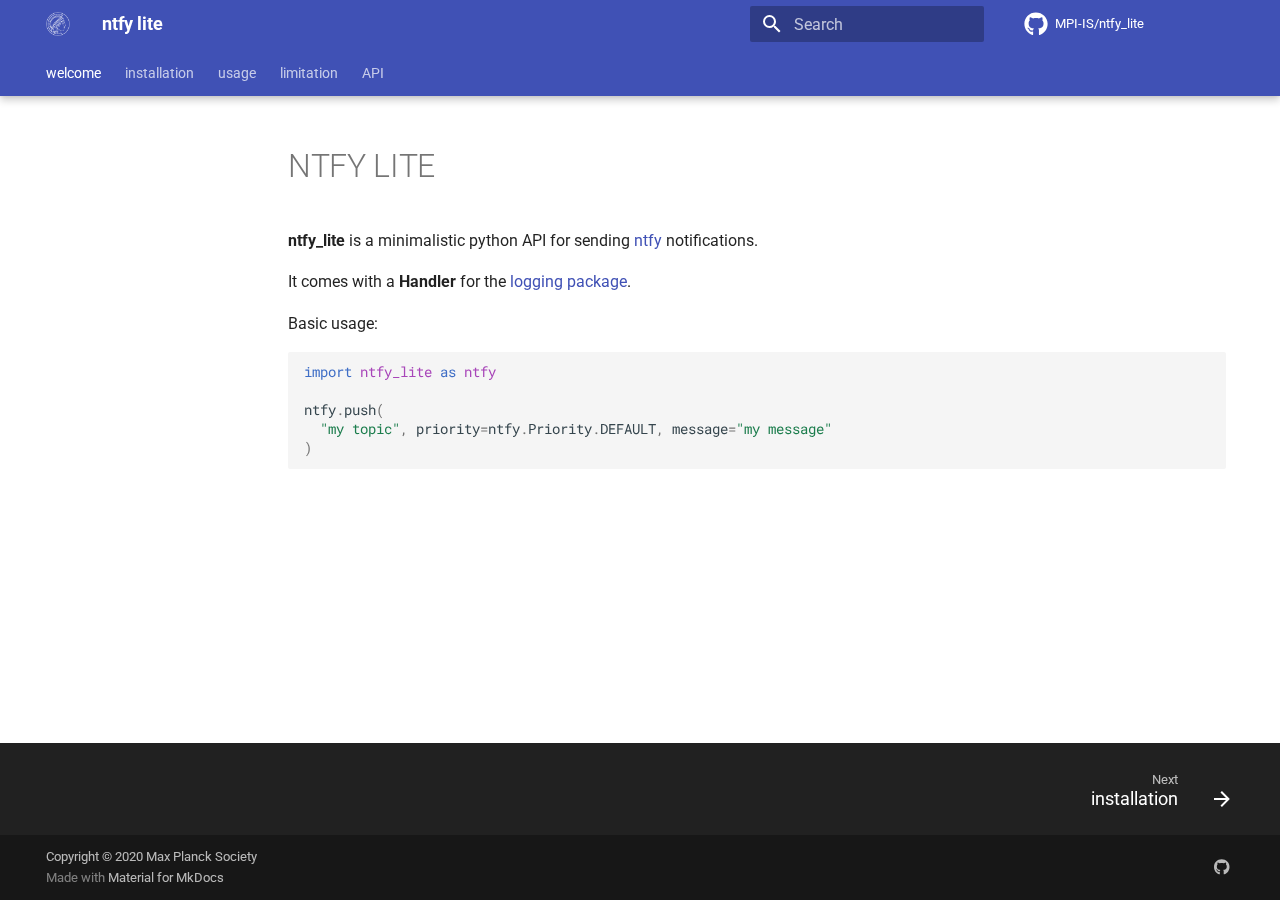
<file: index.html>
<!doctype html>
<html lang="en" class="no-js">
  <head>
    
      <meta charset="utf-8">
      <meta name="viewport" content="width=device-width,initial-scale=1">
      
      
      
      
      
        <link rel="next" href="installation/">
      
      
      <link rel="icon" href="assets/images/favicon.png">
      <meta name="generator" content="mkdocs-1.5.3, mkdocs-material-9.5.17">
    
    
      
        <title>ntfy lite</title>
      
    
    
      <link rel="stylesheet" href="assets/stylesheets/main.bcfcd587.min.css">
      
        
        <link rel="stylesheet" href="assets/stylesheets/palette.06af60db.min.css">
      
      


    
    
      
    
    
      
        
        
        <link rel="preconnect" href="https://fonts.gstatic.com" crossorigin>
        <link rel="stylesheet" href="https://fonts.googleapis.com/css?family=Roboto:300,300i,400,400i,700,700i%7CRoboto+Mono:400,400i,700,700i&display=fallback">
        <style>:root{--md-text-font:"Roboto";--md-code-font:"Roboto Mono"}</style>
      
    
    
      <link rel="stylesheet" href="assets/_mkdocstrings.css">
    
      <link rel="stylesheet" href="stylesheets/extra.css">
    
    <script>__md_scope=new URL(".",location),__md_hash=e=>[...e].reduce((e,_)=>(e<<5)-e+_.charCodeAt(0),0),__md_get=(e,_=localStorage,t=__md_scope)=>JSON.parse(_.getItem(t.pathname+"."+e)),__md_set=(e,_,t=localStorage,a=__md_scope)=>{try{t.setItem(a.pathname+"."+e,JSON.stringify(_))}catch(e){}}</script>
    
      

    
    
    
  </head>
  
  
    
    
    
    
    
    <body dir="ltr" data-md-color-scheme="default" data-md-color-primary="indigo" data-md-color-accent="indigo">
  
    
    <input class="md-toggle" data-md-toggle="drawer" type="checkbox" id="__drawer" autocomplete="off">
    <input class="md-toggle" data-md-toggle="search" type="checkbox" id="__search" autocomplete="off">
    <label class="md-overlay" for="__drawer"></label>
    <div data-md-component="skip">
      
        
        <a href="#ntfy-lite" class="md-skip">
          Skip to content
        </a>
      
    </div>
    <div data-md-component="announce">
      
    </div>
    
    
      

  

<header class="md-header md-header--shadow md-header--lifted" data-md-component="header">
  <nav class="md-header__inner md-grid" aria-label="Header">
    <a href="." title="ntfy lite" class="md-header__button md-logo" aria-label="ntfy lite" data-md-component="logo">
      
  <img src="assets/mpi-is.png" alt="logo">

    </a>
    <label class="md-header__button md-icon" for="__drawer">
      
      <svg xmlns="http://www.w3.org/2000/svg" viewBox="0 0 24 24"><path d="M3 6h18v2H3V6m0 5h18v2H3v-2m0 5h18v2H3v-2Z"/></svg>
    </label>
    <div class="md-header__title" data-md-component="header-title">
      <div class="md-header__ellipsis">
        <div class="md-header__topic">
          <span class="md-ellipsis">
            ntfy lite
          </span>
        </div>
        <div class="md-header__topic" data-md-component="header-topic">
          <span class="md-ellipsis">
            
              welcome
            
          </span>
        </div>
      </div>
    </div>
    
      
    
    
    
    
      <label class="md-header__button md-icon" for="__search">
        
        <svg xmlns="http://www.w3.org/2000/svg" viewBox="0 0 24 24"><path d="M9.5 3A6.5 6.5 0 0 1 16 9.5c0 1.61-.59 3.09-1.56 4.23l.27.27h.79l5 5-1.5 1.5-5-5v-.79l-.27-.27A6.516 6.516 0 0 1 9.5 16 6.5 6.5 0 0 1 3 9.5 6.5 6.5 0 0 1 9.5 3m0 2C7 5 5 7 5 9.5S7 14 9.5 14 14 12 14 9.5 12 5 9.5 5Z"/></svg>
      </label>
      <div class="md-search" data-md-component="search" role="dialog">
  <label class="md-search__overlay" for="__search"></label>
  <div class="md-search__inner" role="search">
    <form class="md-search__form" name="search">
      <input type="text" class="md-search__input" name="query" aria-label="Search" placeholder="Search" autocapitalize="off" autocorrect="off" autocomplete="off" spellcheck="false" data-md-component="search-query" required>
      <label class="md-search__icon md-icon" for="__search">
        
        <svg xmlns="http://www.w3.org/2000/svg" viewBox="0 0 24 24"><path d="M9.5 3A6.5 6.5 0 0 1 16 9.5c0 1.61-.59 3.09-1.56 4.23l.27.27h.79l5 5-1.5 1.5-5-5v-.79l-.27-.27A6.516 6.516 0 0 1 9.5 16 6.5 6.5 0 0 1 3 9.5 6.5 6.5 0 0 1 9.5 3m0 2C7 5 5 7 5 9.5S7 14 9.5 14 14 12 14 9.5 12 5 9.5 5Z"/></svg>
        
        <svg xmlns="http://www.w3.org/2000/svg" viewBox="0 0 24 24"><path d="M20 11v2H8l5.5 5.5-1.42 1.42L4.16 12l7.92-7.92L13.5 5.5 8 11h12Z"/></svg>
      </label>
      <nav class="md-search__options" aria-label="Search">
        
        <button type="reset" class="md-search__icon md-icon" title="Clear" aria-label="Clear" tabindex="-1">
          
          <svg xmlns="http://www.w3.org/2000/svg" viewBox="0 0 24 24"><path d="M19 6.41 17.59 5 12 10.59 6.41 5 5 6.41 10.59 12 5 17.59 6.41 19 12 13.41 17.59 19 19 17.59 13.41 12 19 6.41Z"/></svg>
        </button>
      </nav>
      
    </form>
    <div class="md-search__output">
      <div class="md-search__scrollwrap" data-md-scrollfix>
        <div class="md-search-result" data-md-component="search-result">
          <div class="md-search-result__meta">
            Initializing search
          </div>
          <ol class="md-search-result__list" role="presentation"></ol>
        </div>
      </div>
    </div>
  </div>
</div>
    
    
      <div class="md-header__source">
        <a href="https://github.com/MPI-IS/ntfy_lite" title="Go to repository" class="md-source" data-md-component="source">
  <div class="md-source__icon md-icon">
    
    <svg xmlns="http://www.w3.org/2000/svg" viewBox="0 0 496 512"><!--! Font Awesome Free 6.5.1 by @fontawesome - https://fontawesome.com License - https://fontawesome.com/license/free (Icons: CC BY 4.0, Fonts: SIL OFL 1.1, Code: MIT License) Copyright 2023 Fonticons, Inc.--><path d="M165.9 397.4c0 2-2.3 3.6-5.2 3.6-3.3.3-5.6-1.3-5.6-3.6 0-2 2.3-3.6 5.2-3.6 3-.3 5.6 1.3 5.6 3.6zm-31.1-4.5c-.7 2 1.3 4.3 4.3 4.9 2.6 1 5.6 0 6.2-2s-1.3-4.3-4.3-5.2c-2.6-.7-5.5.3-6.2 2.3zm44.2-1.7c-2.9.7-4.9 2.6-4.6 4.9.3 2 2.9 3.3 5.9 2.6 2.9-.7 4.9-2.6 4.6-4.6-.3-1.9-3-3.2-5.9-2.9zM244.8 8C106.1 8 0 113.3 0 252c0 110.9 69.8 205.8 169.5 239.2 12.8 2.3 17.3-5.6 17.3-12.1 0-6.2-.3-40.4-.3-61.4 0 0-70 15-84.7-29.8 0 0-11.4-29.1-27.8-36.6 0 0-22.9-15.7 1.6-15.4 0 0 24.9 2 38.6 25.8 21.9 38.6 58.6 27.5 72.9 20.9 2.3-16 8.8-27.1 16-33.7-55.9-6.2-112.3-14.3-112.3-110.5 0-27.5 7.6-41.3 23.6-58.9-2.6-6.5-11.1-33.3 2.6-67.9 20.9-6.5 69 27 69 27 20-5.6 41.5-8.5 62.8-8.5s42.8 2.9 62.8 8.5c0 0 48.1-33.6 69-27 13.7 34.7 5.2 61.4 2.6 67.9 16 17.7 25.8 31.5 25.8 58.9 0 96.5-58.9 104.2-114.8 110.5 9.2 7.9 17 22.9 17 46.4 0 33.7-.3 75.4-.3 83.6 0 6.5 4.6 14.4 17.3 12.1C428.2 457.8 496 362.9 496 252 496 113.3 383.5 8 244.8 8zM97.2 352.9c-1.3 1-1 3.3.7 5.2 1.6 1.6 3.9 2.3 5.2 1 1.3-1 1-3.3-.7-5.2-1.6-1.6-3.9-2.3-5.2-1zm-10.8-8.1c-.7 1.3.3 2.9 2.3 3.9 1.6 1 3.6.7 4.3-.7.7-1.3-.3-2.9-2.3-3.9-2-.6-3.6-.3-4.3.7zm32.4 35.6c-1.6 1.3-1 4.3 1.3 6.2 2.3 2.3 5.2 2.6 6.5 1 1.3-1.3.7-4.3-1.3-6.2-2.2-2.3-5.2-2.6-6.5-1zm-11.4-14.7c-1.6 1-1.6 3.6 0 5.9 1.6 2.3 4.3 3.3 5.6 2.3 1.6-1.3 1.6-3.9 0-6.2-1.4-2.3-4-3.3-5.6-2z"/></svg>
  </div>
  <div class="md-source__repository">
    MPI-IS/ntfy_lite
  </div>
</a>
      </div>
    
  </nav>
  
    
      
<nav class="md-tabs" aria-label="Tabs" data-md-component="tabs">
  <div class="md-grid">
    <ul class="md-tabs__list">
      
        
  
  
    
  
  
    <li class="md-tabs__item md-tabs__item--active">
      <a href="." class="md-tabs__link">
        
  
    
  
  welcome

      </a>
    </li>
  

      
        
  
  
  
    <li class="md-tabs__item">
      <a href="installation/" class="md-tabs__link">
        
  
    
  
  installation

      </a>
    </li>
  

      
        
  
  
  
    <li class="md-tabs__item">
      <a href="usage/" class="md-tabs__link">
        
  
    
  
  usage

      </a>
    </li>
  

      
        
  
  
  
    <li class="md-tabs__item">
      <a href="limitation/" class="md-tabs__link">
        
  
    
  
  limitation

      </a>
    </li>
  

      
        
  
  
  
    <li class="md-tabs__item">
      <a href="references/" class="md-tabs__link">
        
  
    
  
  API

      </a>
    </li>
  

      
    </ul>
  </div>
</nav>
    
  
</header>
    
    <div class="md-container" data-md-component="container">
      
      
        
      
      <main class="md-main" data-md-component="main">
        <div class="md-main__inner md-grid">
          
            
              
                
              
              <div class="md-sidebar md-sidebar--primary" data-md-component="sidebar" data-md-type="navigation" hidden>
                <div class="md-sidebar__scrollwrap">
                  <div class="md-sidebar__inner">
                    


  


<nav class="md-nav md-nav--primary md-nav--lifted" aria-label="Navigation" data-md-level="0">
  <label class="md-nav__title" for="__drawer">
    <a href="." title="ntfy lite" class="md-nav__button md-logo" aria-label="ntfy lite" data-md-component="logo">
      
  <img src="assets/mpi-is.png" alt="logo">

    </a>
    ntfy lite
  </label>
  
    <div class="md-nav__source">
      <a href="https://github.com/MPI-IS/ntfy_lite" title="Go to repository" class="md-source" data-md-component="source">
  <div class="md-source__icon md-icon">
    
    <svg xmlns="http://www.w3.org/2000/svg" viewBox="0 0 496 512"><!--! Font Awesome Free 6.5.1 by @fontawesome - https://fontawesome.com License - https://fontawesome.com/license/free (Icons: CC BY 4.0, Fonts: SIL OFL 1.1, Code: MIT License) Copyright 2023 Fonticons, Inc.--><path d="M165.9 397.4c0 2-2.3 3.6-5.2 3.6-3.3.3-5.6-1.3-5.6-3.6 0-2 2.3-3.6 5.2-3.6 3-.3 5.6 1.3 5.6 3.6zm-31.1-4.5c-.7 2 1.3 4.3 4.3 4.9 2.6 1 5.6 0 6.2-2s-1.3-4.3-4.3-5.2c-2.6-.7-5.5.3-6.2 2.3zm44.2-1.7c-2.9.7-4.9 2.6-4.6 4.9.3 2 2.9 3.3 5.9 2.6 2.9-.7 4.9-2.6 4.6-4.6-.3-1.9-3-3.2-5.9-2.9zM244.8 8C106.1 8 0 113.3 0 252c0 110.9 69.8 205.8 169.5 239.2 12.8 2.3 17.3-5.6 17.3-12.1 0-6.2-.3-40.4-.3-61.4 0 0-70 15-84.7-29.8 0 0-11.4-29.1-27.8-36.6 0 0-22.9-15.7 1.6-15.4 0 0 24.9 2 38.6 25.8 21.9 38.6 58.6 27.5 72.9 20.9 2.3-16 8.8-27.1 16-33.7-55.9-6.2-112.3-14.3-112.3-110.5 0-27.5 7.6-41.3 23.6-58.9-2.6-6.5-11.1-33.3 2.6-67.9 20.9-6.5 69 27 69 27 20-5.6 41.5-8.5 62.8-8.5s42.8 2.9 62.8 8.5c0 0 48.1-33.6 69-27 13.7 34.7 5.2 61.4 2.6 67.9 16 17.7 25.8 31.5 25.8 58.9 0 96.5-58.9 104.2-114.8 110.5 9.2 7.9 17 22.9 17 46.4 0 33.7-.3 75.4-.3 83.6 0 6.5 4.6 14.4 17.3 12.1C428.2 457.8 496 362.9 496 252 496 113.3 383.5 8 244.8 8zM97.2 352.9c-1.3 1-1 3.3.7 5.2 1.6 1.6 3.9 2.3 5.2 1 1.3-1 1-3.3-.7-5.2-1.6-1.6-3.9-2.3-5.2-1zm-10.8-8.1c-.7 1.3.3 2.9 2.3 3.9 1.6 1 3.6.7 4.3-.7.7-1.3-.3-2.9-2.3-3.9-2-.6-3.6-.3-4.3.7zm32.4 35.6c-1.6 1.3-1 4.3 1.3 6.2 2.3 2.3 5.2 2.6 6.5 1 1.3-1.3.7-4.3-1.3-6.2-2.2-2.3-5.2-2.6-6.5-1zm-11.4-14.7c-1.6 1-1.6 3.6 0 5.9 1.6 2.3 4.3 3.3 5.6 2.3 1.6-1.3 1.6-3.9 0-6.2-1.4-2.3-4-3.3-5.6-2z"/></svg>
  </div>
  <div class="md-source__repository">
    MPI-IS/ntfy_lite
  </div>
</a>
    </div>
  
  <ul class="md-nav__list" data-md-scrollfix>
    
      
      
  
  
    
  
  
  
    <li class="md-nav__item md-nav__item--active">
      
      <input class="md-nav__toggle md-toggle" type="checkbox" id="__toc">
      
      
        
      
      
      <a href="." class="md-nav__link md-nav__link--active">
        
  
  <span class="md-ellipsis">
    welcome
  </span>
  

      </a>
      
    </li>
  

    
      
      
  
  
  
  
    <li class="md-nav__item">
      <a href="installation/" class="md-nav__link">
        
  
  <span class="md-ellipsis">
    installation
  </span>
  

      </a>
    </li>
  

    
      
      
  
  
  
  
    <li class="md-nav__item">
      <a href="usage/" class="md-nav__link">
        
  
  <span class="md-ellipsis">
    usage
  </span>
  

      </a>
    </li>
  

    
      
      
  
  
  
  
    <li class="md-nav__item">
      <a href="limitation/" class="md-nav__link">
        
  
  <span class="md-ellipsis">
    limitation
  </span>
  

      </a>
    </li>
  

    
      
      
  
  
  
  
    <li class="md-nav__item">
      <a href="references/" class="md-nav__link">
        
  
  <span class="md-ellipsis">
    API
  </span>
  

      </a>
    </li>
  

    
  </ul>
</nav>
                  </div>
                </div>
              </div>
            
            
              
                
              
              <div class="md-sidebar md-sidebar--secondary" data-md-component="sidebar" data-md-type="toc" >
                <div class="md-sidebar__scrollwrap">
                  <div class="md-sidebar__inner">
                    

<nav class="md-nav md-nav--secondary" aria-label="Table of contents">
  
  
  
    
  
  
</nav>
                  </div>
                </div>
              </div>
            
          
          
            <div class="md-content" data-md-component="content">
              <article class="md-content__inner md-typeset">
                
                  

  
  


<h1 id="ntfy-lite">NTFY LITE</h1>
<p><strong>ntfy_lite</strong> is a minimalistic python API for sending <a href="https://ntfy.sh">ntfy</a> notifications.</p>
<p>It comes with a <strong>Handler</strong> for the <a href="https://docs.python.org/3/library/logging.html">logging package</a>.</p>
<p>Basic usage:</p>
<div class="language-python highlight"><pre><span></span><code><span id="__span-0-1"><a id="__codelineno-0-1" name="__codelineno-0-1" href="#__codelineno-0-1"></a><span class="kn">import</span> <span class="nn">ntfy_lite</span> <span class="k">as</span> <span class="nn">ntfy</span>
</span><span id="__span-0-2"><a id="__codelineno-0-2" name="__codelineno-0-2" href="#__codelineno-0-2"></a>
</span><span id="__span-0-3"><a id="__codelineno-0-3" name="__codelineno-0-3" href="#__codelineno-0-3"></a><span class="n">ntfy</span><span class="o">.</span><span class="n">push</span><span class="p">(</span>
</span><span id="__span-0-4"><a id="__codelineno-0-4" name="__codelineno-0-4" href="#__codelineno-0-4"></a>  <span class="s2">&quot;my topic&quot;</span><span class="p">,</span> <span class="n">priority</span><span class="o">=</span><span class="n">ntfy</span><span class="o">.</span><span class="n">Priority</span><span class="o">.</span><span class="n">DEFAULT</span><span class="p">,</span> <span class="n">message</span><span class="o">=</span><span class="s2">&quot;my message&quot;</span>
</span><span id="__span-0-5"><a id="__codelineno-0-5" name="__codelineno-0-5" href="#__codelineno-0-5"></a><span class="p">)</span>
</span></code></pre></div>







  
  




  



                
              </article>
            </div>
          
          
<script>var target=document.getElementById(location.hash.slice(1));target&&target.name&&(target.checked=target.name.startsWith("__tabbed_"))</script>
        </div>
        
      </main>
      
        <footer class="md-footer">
  
    
      
        
      
      <nav class="md-footer__inner md-grid" aria-label="Footer" >
        
        
          
          <a href="installation/" class="md-footer__link md-footer__link--next" aria-label="Next: installation">
            <div class="md-footer__title">
              <span class="md-footer__direction">
                Next
              </span>
              <div class="md-ellipsis">
                installation
              </div>
            </div>
            <div class="md-footer__button md-icon">
              
              <svg xmlns="http://www.w3.org/2000/svg" viewBox="0 0 24 24"><path d="M4 11v2h12l-5.5 5.5 1.42 1.42L19.84 12l-7.92-7.92L10.5 5.5 16 11H4Z"/></svg>
            </div>
          </a>
        
      </nav>
    
  
  <div class="md-footer-meta md-typeset">
    <div class="md-footer-meta__inner md-grid">
      <div class="md-copyright">
  
    <div class="md-copyright__highlight">
      Copyright &copy; 2020 Max Planck Society
    </div>
  
  
    Made with
    <a href="https://squidfunk.github.io/mkdocs-material/" target="_blank" rel="noopener">
      Material for MkDocs
    </a>
  
</div>
      
        <div class="md-social">
  
    
    
    
    
      
      
    
    <a href="https://github.com/MPI-IS/ntfy_lite" target="_blank" rel="noopener" title="github.com" class="md-social__link">
      <svg xmlns="http://www.w3.org/2000/svg" viewBox="0 0 496 512"><!--! Font Awesome Free 6.5.1 by @fontawesome - https://fontawesome.com License - https://fontawesome.com/license/free (Icons: CC BY 4.0, Fonts: SIL OFL 1.1, Code: MIT License) Copyright 2023 Fonticons, Inc.--><path d="M165.9 397.4c0 2-2.3 3.6-5.2 3.6-3.3.3-5.6-1.3-5.6-3.6 0-2 2.3-3.6 5.2-3.6 3-.3 5.6 1.3 5.6 3.6zm-31.1-4.5c-.7 2 1.3 4.3 4.3 4.9 2.6 1 5.6 0 6.2-2s-1.3-4.3-4.3-5.2c-2.6-.7-5.5.3-6.2 2.3zm44.2-1.7c-2.9.7-4.9 2.6-4.6 4.9.3 2 2.9 3.3 5.9 2.6 2.9-.7 4.9-2.6 4.6-4.6-.3-1.9-3-3.2-5.9-2.9zM244.8 8C106.1 8 0 113.3 0 252c0 110.9 69.8 205.8 169.5 239.2 12.8 2.3 17.3-5.6 17.3-12.1 0-6.2-.3-40.4-.3-61.4 0 0-70 15-84.7-29.8 0 0-11.4-29.1-27.8-36.6 0 0-22.9-15.7 1.6-15.4 0 0 24.9 2 38.6 25.8 21.9 38.6 58.6 27.5 72.9 20.9 2.3-16 8.8-27.1 16-33.7-55.9-6.2-112.3-14.3-112.3-110.5 0-27.5 7.6-41.3 23.6-58.9-2.6-6.5-11.1-33.3 2.6-67.9 20.9-6.5 69 27 69 27 20-5.6 41.5-8.5 62.8-8.5s42.8 2.9 62.8 8.5c0 0 48.1-33.6 69-27 13.7 34.7 5.2 61.4 2.6 67.9 16 17.7 25.8 31.5 25.8 58.9 0 96.5-58.9 104.2-114.8 110.5 9.2 7.9 17 22.9 17 46.4 0 33.7-.3 75.4-.3 83.6 0 6.5 4.6 14.4 17.3 12.1C428.2 457.8 496 362.9 496 252 496 113.3 383.5 8 244.8 8zM97.2 352.9c-1.3 1-1 3.3.7 5.2 1.6 1.6 3.9 2.3 5.2 1 1.3-1 1-3.3-.7-5.2-1.6-1.6-3.9-2.3-5.2-1zm-10.8-8.1c-.7 1.3.3 2.9 2.3 3.9 1.6 1 3.6.7 4.3-.7.7-1.3-.3-2.9-2.3-3.9-2-.6-3.6-.3-4.3.7zm32.4 35.6c-1.6 1.3-1 4.3 1.3 6.2 2.3 2.3 5.2 2.6 6.5 1 1.3-1.3.7-4.3-1.3-6.2-2.2-2.3-5.2-2.6-6.5-1zm-11.4-14.7c-1.6 1-1.6 3.6 0 5.9 1.6 2.3 4.3 3.3 5.6 2.3 1.6-1.3 1.6-3.9 0-6.2-1.4-2.3-4-3.3-5.6-2z"/></svg>
    </a>
  
</div>
      
    </div>
  </div>
</footer>
      
    </div>
    <div class="md-dialog" data-md-component="dialog">
      <div class="md-dialog__inner md-typeset"></div>
    </div>
    
    
    <script id="__config" type="application/json">{"base": ".", "features": ["navigation.tabs", "navigation.tabs.sticky", "navigation.footer"], "search": "assets/javascripts/workers/search.b8dbb3d2.min.js", "translations": {"clipboard.copied": "Copied to clipboard", "clipboard.copy": "Copy to clipboard", "search.result.more.one": "1 more on this page", "search.result.more.other": "# more on this page", "search.result.none": "No matching documents", "search.result.one": "1 matching document", "search.result.other": "# matching documents", "search.result.placeholder": "Type to start searching", "search.result.term.missing": "Missing", "select.version": "Select version"}}</script>
    
    
      <script src="assets/javascripts/bundle.1e8ae164.min.js"></script>
      
    
  </body>
</html>
</file>
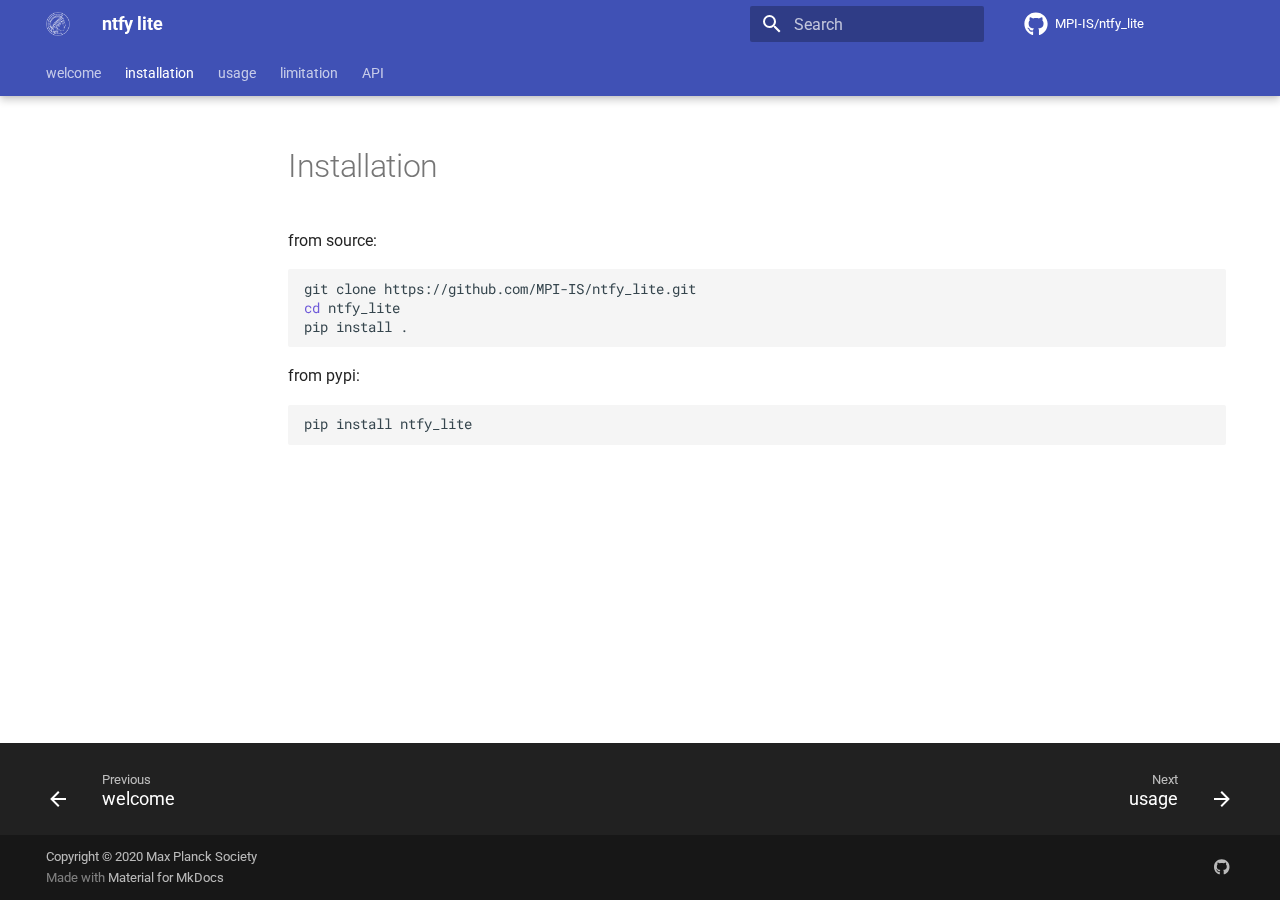
<file: installation/index.html>
<!doctype html>
<html lang="en" class="no-js">
  <head>
    
      <meta charset="utf-8">
      <meta name="viewport" content="width=device-width,initial-scale=1">
      
      
      
      
        <link rel="prev" href="..">
      
      
        <link rel="next" href="../usage/">
      
      
      <link rel="icon" href="../assets/images/favicon.png">
      <meta name="generator" content="mkdocs-1.5.3, mkdocs-material-9.5.17">
    
    
      
        <title>installation - ntfy lite</title>
      
    
    
      <link rel="stylesheet" href="../assets/stylesheets/main.bcfcd587.min.css">
      
        
        <link rel="stylesheet" href="../assets/stylesheets/palette.06af60db.min.css">
      
      


    
    
      
    
    
      
        
        
        <link rel="preconnect" href="https://fonts.gstatic.com" crossorigin>
        <link rel="stylesheet" href="https://fonts.googleapis.com/css?family=Roboto:300,300i,400,400i,700,700i%7CRoboto+Mono:400,400i,700,700i&display=fallback">
        <style>:root{--md-text-font:"Roboto";--md-code-font:"Roboto Mono"}</style>
      
    
    
      <link rel="stylesheet" href="../assets/_mkdocstrings.css">
    
      <link rel="stylesheet" href="../stylesheets/extra.css">
    
    <script>__md_scope=new URL("..",location),__md_hash=e=>[...e].reduce((e,_)=>(e<<5)-e+_.charCodeAt(0),0),__md_get=(e,_=localStorage,t=__md_scope)=>JSON.parse(_.getItem(t.pathname+"."+e)),__md_set=(e,_,t=localStorage,a=__md_scope)=>{try{t.setItem(a.pathname+"."+e,JSON.stringify(_))}catch(e){}}</script>
    
      

    
    
    
  </head>
  
  
    
    
    
    
    
    <body dir="ltr" data-md-color-scheme="default" data-md-color-primary="indigo" data-md-color-accent="indigo">
  
    
    <input class="md-toggle" data-md-toggle="drawer" type="checkbox" id="__drawer" autocomplete="off">
    <input class="md-toggle" data-md-toggle="search" type="checkbox" id="__search" autocomplete="off">
    <label class="md-overlay" for="__drawer"></label>
    <div data-md-component="skip">
      
        
        <a href="#installation" class="md-skip">
          Skip to content
        </a>
      
    </div>
    <div data-md-component="announce">
      
    </div>
    
    
      

  

<header class="md-header md-header--shadow md-header--lifted" data-md-component="header">
  <nav class="md-header__inner md-grid" aria-label="Header">
    <a href=".." title="ntfy lite" class="md-header__button md-logo" aria-label="ntfy lite" data-md-component="logo">
      
  <img src="../assets/mpi-is.png" alt="logo">

    </a>
    <label class="md-header__button md-icon" for="__drawer">
      
      <svg xmlns="http://www.w3.org/2000/svg" viewBox="0 0 24 24"><path d="M3 6h18v2H3V6m0 5h18v2H3v-2m0 5h18v2H3v-2Z"/></svg>
    </label>
    <div class="md-header__title" data-md-component="header-title">
      <div class="md-header__ellipsis">
        <div class="md-header__topic">
          <span class="md-ellipsis">
            ntfy lite
          </span>
        </div>
        <div class="md-header__topic" data-md-component="header-topic">
          <span class="md-ellipsis">
            
              installation
            
          </span>
        </div>
      </div>
    </div>
    
      
    
    
    
    
      <label class="md-header__button md-icon" for="__search">
        
        <svg xmlns="http://www.w3.org/2000/svg" viewBox="0 0 24 24"><path d="M9.5 3A6.5 6.5 0 0 1 16 9.5c0 1.61-.59 3.09-1.56 4.23l.27.27h.79l5 5-1.5 1.5-5-5v-.79l-.27-.27A6.516 6.516 0 0 1 9.5 16 6.5 6.5 0 0 1 3 9.5 6.5 6.5 0 0 1 9.5 3m0 2C7 5 5 7 5 9.5S7 14 9.5 14 14 12 14 9.5 12 5 9.5 5Z"/></svg>
      </label>
      <div class="md-search" data-md-component="search" role="dialog">
  <label class="md-search__overlay" for="__search"></label>
  <div class="md-search__inner" role="search">
    <form class="md-search__form" name="search">
      <input type="text" class="md-search__input" name="query" aria-label="Search" placeholder="Search" autocapitalize="off" autocorrect="off" autocomplete="off" spellcheck="false" data-md-component="search-query" required>
      <label class="md-search__icon md-icon" for="__search">
        
        <svg xmlns="http://www.w3.org/2000/svg" viewBox="0 0 24 24"><path d="M9.5 3A6.5 6.5 0 0 1 16 9.5c0 1.61-.59 3.09-1.56 4.23l.27.27h.79l5 5-1.5 1.5-5-5v-.79l-.27-.27A6.516 6.516 0 0 1 9.5 16 6.5 6.5 0 0 1 3 9.5 6.5 6.5 0 0 1 9.5 3m0 2C7 5 5 7 5 9.5S7 14 9.5 14 14 12 14 9.5 12 5 9.5 5Z"/></svg>
        
        <svg xmlns="http://www.w3.org/2000/svg" viewBox="0 0 24 24"><path d="M20 11v2H8l5.5 5.5-1.42 1.42L4.16 12l7.92-7.92L13.5 5.5 8 11h12Z"/></svg>
      </label>
      <nav class="md-search__options" aria-label="Search">
        
        <button type="reset" class="md-search__icon md-icon" title="Clear" aria-label="Clear" tabindex="-1">
          
          <svg xmlns="http://www.w3.org/2000/svg" viewBox="0 0 24 24"><path d="M19 6.41 17.59 5 12 10.59 6.41 5 5 6.41 10.59 12 5 17.59 6.41 19 12 13.41 17.59 19 19 17.59 13.41 12 19 6.41Z"/></svg>
        </button>
      </nav>
      
    </form>
    <div class="md-search__output">
      <div class="md-search__scrollwrap" data-md-scrollfix>
        <div class="md-search-result" data-md-component="search-result">
          <div class="md-search-result__meta">
            Initializing search
          </div>
          <ol class="md-search-result__list" role="presentation"></ol>
        </div>
      </div>
    </div>
  </div>
</div>
    
    
      <div class="md-header__source">
        <a href="https://github.com/MPI-IS/ntfy_lite" title="Go to repository" class="md-source" data-md-component="source">
  <div class="md-source__icon md-icon">
    
    <svg xmlns="http://www.w3.org/2000/svg" viewBox="0 0 496 512"><!--! Font Awesome Free 6.5.1 by @fontawesome - https://fontawesome.com License - https://fontawesome.com/license/free (Icons: CC BY 4.0, Fonts: SIL OFL 1.1, Code: MIT License) Copyright 2023 Fonticons, Inc.--><path d="M165.9 397.4c0 2-2.3 3.6-5.2 3.6-3.3.3-5.6-1.3-5.6-3.6 0-2 2.3-3.6 5.2-3.6 3-.3 5.6 1.3 5.6 3.6zm-31.1-4.5c-.7 2 1.3 4.3 4.3 4.9 2.6 1 5.6 0 6.2-2s-1.3-4.3-4.3-5.2c-2.6-.7-5.5.3-6.2 2.3zm44.2-1.7c-2.9.7-4.9 2.6-4.6 4.9.3 2 2.9 3.3 5.9 2.6 2.9-.7 4.9-2.6 4.6-4.6-.3-1.9-3-3.2-5.9-2.9zM244.8 8C106.1 8 0 113.3 0 252c0 110.9 69.8 205.8 169.5 239.2 12.8 2.3 17.3-5.6 17.3-12.1 0-6.2-.3-40.4-.3-61.4 0 0-70 15-84.7-29.8 0 0-11.4-29.1-27.8-36.6 0 0-22.9-15.7 1.6-15.4 0 0 24.9 2 38.6 25.8 21.9 38.6 58.6 27.5 72.9 20.9 2.3-16 8.8-27.1 16-33.7-55.9-6.2-112.3-14.3-112.3-110.5 0-27.5 7.6-41.3 23.6-58.9-2.6-6.5-11.1-33.3 2.6-67.9 20.9-6.5 69 27 69 27 20-5.6 41.5-8.5 62.8-8.5s42.8 2.9 62.8 8.5c0 0 48.1-33.6 69-27 13.7 34.7 5.2 61.4 2.6 67.9 16 17.7 25.8 31.5 25.8 58.9 0 96.5-58.9 104.2-114.8 110.5 9.2 7.9 17 22.9 17 46.4 0 33.7-.3 75.4-.3 83.6 0 6.5 4.6 14.4 17.3 12.1C428.2 457.8 496 362.9 496 252 496 113.3 383.5 8 244.8 8zM97.2 352.9c-1.3 1-1 3.3.7 5.2 1.6 1.6 3.9 2.3 5.2 1 1.3-1 1-3.3-.7-5.2-1.6-1.6-3.9-2.3-5.2-1zm-10.8-8.1c-.7 1.3.3 2.9 2.3 3.9 1.6 1 3.6.7 4.3-.7.7-1.3-.3-2.9-2.3-3.9-2-.6-3.6-.3-4.3.7zm32.4 35.6c-1.6 1.3-1 4.3 1.3 6.2 2.3 2.3 5.2 2.6 6.5 1 1.3-1.3.7-4.3-1.3-6.2-2.2-2.3-5.2-2.6-6.5-1zm-11.4-14.7c-1.6 1-1.6 3.6 0 5.9 1.6 2.3 4.3 3.3 5.6 2.3 1.6-1.3 1.6-3.9 0-6.2-1.4-2.3-4-3.3-5.6-2z"/></svg>
  </div>
  <div class="md-source__repository">
    MPI-IS/ntfy_lite
  </div>
</a>
      </div>
    
  </nav>
  
    
      
<nav class="md-tabs" aria-label="Tabs" data-md-component="tabs">
  <div class="md-grid">
    <ul class="md-tabs__list">
      
        
  
  
  
    <li class="md-tabs__item">
      <a href=".." class="md-tabs__link">
        
  
    
  
  welcome

      </a>
    </li>
  

      
        
  
  
    
  
  
    <li class="md-tabs__item md-tabs__item--active">
      <a href="./" class="md-tabs__link">
        
  
    
  
  installation

      </a>
    </li>
  

      
        
  
  
  
    <li class="md-tabs__item">
      <a href="../usage/" class="md-tabs__link">
        
  
    
  
  usage

      </a>
    </li>
  

      
        
  
  
  
    <li class="md-tabs__item">
      <a href="../limitation/" class="md-tabs__link">
        
  
    
  
  limitation

      </a>
    </li>
  

      
        
  
  
  
    <li class="md-tabs__item">
      <a href="../references/" class="md-tabs__link">
        
  
    
  
  API

      </a>
    </li>
  

      
    </ul>
  </div>
</nav>
    
  
</header>
    
    <div class="md-container" data-md-component="container">
      
      
        
      
      <main class="md-main" data-md-component="main">
        <div class="md-main__inner md-grid">
          
            
              
                
              
              <div class="md-sidebar md-sidebar--primary" data-md-component="sidebar" data-md-type="navigation" hidden>
                <div class="md-sidebar__scrollwrap">
                  <div class="md-sidebar__inner">
                    


  


<nav class="md-nav md-nav--primary md-nav--lifted" aria-label="Navigation" data-md-level="0">
  <label class="md-nav__title" for="__drawer">
    <a href=".." title="ntfy lite" class="md-nav__button md-logo" aria-label="ntfy lite" data-md-component="logo">
      
  <img src="../assets/mpi-is.png" alt="logo">

    </a>
    ntfy lite
  </label>
  
    <div class="md-nav__source">
      <a href="https://github.com/MPI-IS/ntfy_lite" title="Go to repository" class="md-source" data-md-component="source">
  <div class="md-source__icon md-icon">
    
    <svg xmlns="http://www.w3.org/2000/svg" viewBox="0 0 496 512"><!--! Font Awesome Free 6.5.1 by @fontawesome - https://fontawesome.com License - https://fontawesome.com/license/free (Icons: CC BY 4.0, Fonts: SIL OFL 1.1, Code: MIT License) Copyright 2023 Fonticons, Inc.--><path d="M165.9 397.4c0 2-2.3 3.6-5.2 3.6-3.3.3-5.6-1.3-5.6-3.6 0-2 2.3-3.6 5.2-3.6 3-.3 5.6 1.3 5.6 3.6zm-31.1-4.5c-.7 2 1.3 4.3 4.3 4.9 2.6 1 5.6 0 6.2-2s-1.3-4.3-4.3-5.2c-2.6-.7-5.5.3-6.2 2.3zm44.2-1.7c-2.9.7-4.9 2.6-4.6 4.9.3 2 2.9 3.3 5.9 2.6 2.9-.7 4.9-2.6 4.6-4.6-.3-1.9-3-3.2-5.9-2.9zM244.8 8C106.1 8 0 113.3 0 252c0 110.9 69.8 205.8 169.5 239.2 12.8 2.3 17.3-5.6 17.3-12.1 0-6.2-.3-40.4-.3-61.4 0 0-70 15-84.7-29.8 0 0-11.4-29.1-27.8-36.6 0 0-22.9-15.7 1.6-15.4 0 0 24.9 2 38.6 25.8 21.9 38.6 58.6 27.5 72.9 20.9 2.3-16 8.8-27.1 16-33.7-55.9-6.2-112.3-14.3-112.3-110.5 0-27.5 7.6-41.3 23.6-58.9-2.6-6.5-11.1-33.3 2.6-67.9 20.9-6.5 69 27 69 27 20-5.6 41.5-8.5 62.8-8.5s42.8 2.9 62.8 8.5c0 0 48.1-33.6 69-27 13.7 34.7 5.2 61.4 2.6 67.9 16 17.7 25.8 31.5 25.8 58.9 0 96.5-58.9 104.2-114.8 110.5 9.2 7.9 17 22.9 17 46.4 0 33.7-.3 75.4-.3 83.6 0 6.5 4.6 14.4 17.3 12.1C428.2 457.8 496 362.9 496 252 496 113.3 383.5 8 244.8 8zM97.2 352.9c-1.3 1-1 3.3.7 5.2 1.6 1.6 3.9 2.3 5.2 1 1.3-1 1-3.3-.7-5.2-1.6-1.6-3.9-2.3-5.2-1zm-10.8-8.1c-.7 1.3.3 2.9 2.3 3.9 1.6 1 3.6.7 4.3-.7.7-1.3-.3-2.9-2.3-3.9-2-.6-3.6-.3-4.3.7zm32.4 35.6c-1.6 1.3-1 4.3 1.3 6.2 2.3 2.3 5.2 2.6 6.5 1 1.3-1.3.7-4.3-1.3-6.2-2.2-2.3-5.2-2.6-6.5-1zm-11.4-14.7c-1.6 1-1.6 3.6 0 5.9 1.6 2.3 4.3 3.3 5.6 2.3 1.6-1.3 1.6-3.9 0-6.2-1.4-2.3-4-3.3-5.6-2z"/></svg>
  </div>
  <div class="md-source__repository">
    MPI-IS/ntfy_lite
  </div>
</a>
    </div>
  
  <ul class="md-nav__list" data-md-scrollfix>
    
      
      
  
  
  
  
    <li class="md-nav__item">
      <a href=".." class="md-nav__link">
        
  
  <span class="md-ellipsis">
    welcome
  </span>
  

      </a>
    </li>
  

    
      
      
  
  
    
  
  
  
    <li class="md-nav__item md-nav__item--active">
      
      <input class="md-nav__toggle md-toggle" type="checkbox" id="__toc">
      
      
        
      
      
      <a href="./" class="md-nav__link md-nav__link--active">
        
  
  <span class="md-ellipsis">
    installation
  </span>
  

      </a>
      
    </li>
  

    
      
      
  
  
  
  
    <li class="md-nav__item">
      <a href="../usage/" class="md-nav__link">
        
  
  <span class="md-ellipsis">
    usage
  </span>
  

      </a>
    </li>
  

    
      
      
  
  
  
  
    <li class="md-nav__item">
      <a href="../limitation/" class="md-nav__link">
        
  
  <span class="md-ellipsis">
    limitation
  </span>
  

      </a>
    </li>
  

    
      
      
  
  
  
  
    <li class="md-nav__item">
      <a href="../references/" class="md-nav__link">
        
  
  <span class="md-ellipsis">
    API
  </span>
  

      </a>
    </li>
  

    
  </ul>
</nav>
                  </div>
                </div>
              </div>
            
            
              
                
              
              <div class="md-sidebar md-sidebar--secondary" data-md-component="sidebar" data-md-type="toc" >
                <div class="md-sidebar__scrollwrap">
                  <div class="md-sidebar__inner">
                    

<nav class="md-nav md-nav--secondary" aria-label="Table of contents">
  
  
  
    
  
  
</nav>
                  </div>
                </div>
              </div>
            
          
          
            <div class="md-content" data-md-component="content">
              <article class="md-content__inner md-typeset">
                
                  

  
  


<h1 id="installation">Installation</h1>
<p>from source:</p>
<div class="language-bash highlight"><pre><span></span><code><span id="__span-0-1"><a id="__codelineno-0-1" name="__codelineno-0-1" href="#__codelineno-0-1"></a>git<span class="w"> </span>clone<span class="w"> </span>https://github.com/MPI-IS/ntfy_lite.git
</span><span id="__span-0-2"><a id="__codelineno-0-2" name="__codelineno-0-2" href="#__codelineno-0-2"></a><span class="nb">cd</span><span class="w"> </span>ntfy_lite
</span><span id="__span-0-3"><a id="__codelineno-0-3" name="__codelineno-0-3" href="#__codelineno-0-3"></a>pip<span class="w"> </span>install<span class="w"> </span>.
</span></code></pre></div>
<p>from pypi:
<div class="language-bash highlight"><pre><span></span><code><span id="__span-1-1"><a id="__codelineno-1-1" name="__codelineno-1-1" href="#__codelineno-1-1"></a>pip<span class="w"> </span>install<span class="w"> </span>ntfy_lite
</span></code></pre></div></p>







  
  




  



                
              </article>
            </div>
          
          
<script>var target=document.getElementById(location.hash.slice(1));target&&target.name&&(target.checked=target.name.startsWith("__tabbed_"))</script>
        </div>
        
      </main>
      
        <footer class="md-footer">
  
    
      
        
      
      <nav class="md-footer__inner md-grid" aria-label="Footer" >
        
          
          <a href=".." class="md-footer__link md-footer__link--prev" aria-label="Previous: welcome">
            <div class="md-footer__button md-icon">
              
              <svg xmlns="http://www.w3.org/2000/svg" viewBox="0 0 24 24"><path d="M20 11v2H8l5.5 5.5-1.42 1.42L4.16 12l7.92-7.92L13.5 5.5 8 11h12Z"/></svg>
            </div>
            <div class="md-footer__title">
              <span class="md-footer__direction">
                Previous
              </span>
              <div class="md-ellipsis">
                welcome
              </div>
            </div>
          </a>
        
        
          
          <a href="../usage/" class="md-footer__link md-footer__link--next" aria-label="Next: usage">
            <div class="md-footer__title">
              <span class="md-footer__direction">
                Next
              </span>
              <div class="md-ellipsis">
                usage
              </div>
            </div>
            <div class="md-footer__button md-icon">
              
              <svg xmlns="http://www.w3.org/2000/svg" viewBox="0 0 24 24"><path d="M4 11v2h12l-5.5 5.5 1.42 1.42L19.84 12l-7.92-7.92L10.5 5.5 16 11H4Z"/></svg>
            </div>
          </a>
        
      </nav>
    
  
  <div class="md-footer-meta md-typeset">
    <div class="md-footer-meta__inner md-grid">
      <div class="md-copyright">
  
    <div class="md-copyright__highlight">
      Copyright &copy; 2020 Max Planck Society
    </div>
  
  
    Made with
    <a href="https://squidfunk.github.io/mkdocs-material/" target="_blank" rel="noopener">
      Material for MkDocs
    </a>
  
</div>
      
        <div class="md-social">
  
    
    
    
    
      
      
    
    <a href="https://github.com/MPI-IS/ntfy_lite" target="_blank" rel="noopener" title="github.com" class="md-social__link">
      <svg xmlns="http://www.w3.org/2000/svg" viewBox="0 0 496 512"><!--! Font Awesome Free 6.5.1 by @fontawesome - https://fontawesome.com License - https://fontawesome.com/license/free (Icons: CC BY 4.0, Fonts: SIL OFL 1.1, Code: MIT License) Copyright 2023 Fonticons, Inc.--><path d="M165.9 397.4c0 2-2.3 3.6-5.2 3.6-3.3.3-5.6-1.3-5.6-3.6 0-2 2.3-3.6 5.2-3.6 3-.3 5.6 1.3 5.6 3.6zm-31.1-4.5c-.7 2 1.3 4.3 4.3 4.9 2.6 1 5.6 0 6.2-2s-1.3-4.3-4.3-5.2c-2.6-.7-5.5.3-6.2 2.3zm44.2-1.7c-2.9.7-4.9 2.6-4.6 4.9.3 2 2.9 3.3 5.9 2.6 2.9-.7 4.9-2.6 4.6-4.6-.3-1.9-3-3.2-5.9-2.9zM244.8 8C106.1 8 0 113.3 0 252c0 110.9 69.8 205.8 169.5 239.2 12.8 2.3 17.3-5.6 17.3-12.1 0-6.2-.3-40.4-.3-61.4 0 0-70 15-84.7-29.8 0 0-11.4-29.1-27.8-36.6 0 0-22.9-15.7 1.6-15.4 0 0 24.9 2 38.6 25.8 21.9 38.6 58.6 27.5 72.9 20.9 2.3-16 8.8-27.1 16-33.7-55.9-6.2-112.3-14.3-112.3-110.5 0-27.5 7.6-41.3 23.6-58.9-2.6-6.5-11.1-33.3 2.6-67.9 20.9-6.5 69 27 69 27 20-5.6 41.5-8.5 62.8-8.5s42.8 2.9 62.8 8.5c0 0 48.1-33.6 69-27 13.7 34.7 5.2 61.4 2.6 67.9 16 17.7 25.8 31.5 25.8 58.9 0 96.5-58.9 104.2-114.8 110.5 9.2 7.9 17 22.9 17 46.4 0 33.7-.3 75.4-.3 83.6 0 6.5 4.6 14.4 17.3 12.1C428.2 457.8 496 362.9 496 252 496 113.3 383.5 8 244.8 8zM97.2 352.9c-1.3 1-1 3.3.7 5.2 1.6 1.6 3.9 2.3 5.2 1 1.3-1 1-3.3-.7-5.2-1.6-1.6-3.9-2.3-5.2-1zm-10.8-8.1c-.7 1.3.3 2.9 2.3 3.9 1.6 1 3.6.7 4.3-.7.7-1.3-.3-2.9-2.3-3.9-2-.6-3.6-.3-4.3.7zm32.4 35.6c-1.6 1.3-1 4.3 1.3 6.2 2.3 2.3 5.2 2.6 6.5 1 1.3-1.3.7-4.3-1.3-6.2-2.2-2.3-5.2-2.6-6.5-1zm-11.4-14.7c-1.6 1-1.6 3.6 0 5.9 1.6 2.3 4.3 3.3 5.6 2.3 1.6-1.3 1.6-3.9 0-6.2-1.4-2.3-4-3.3-5.6-2z"/></svg>
    </a>
  
</div>
      
    </div>
  </div>
</footer>
      
    </div>
    <div class="md-dialog" data-md-component="dialog">
      <div class="md-dialog__inner md-typeset"></div>
    </div>
    
    
    <script id="__config" type="application/json">{"base": "..", "features": ["navigation.tabs", "navigation.tabs.sticky", "navigation.footer"], "search": "../assets/javascripts/workers/search.b8dbb3d2.min.js", "translations": {"clipboard.copied": "Copied to clipboard", "clipboard.copy": "Copy to clipboard", "search.result.more.one": "1 more on this page", "search.result.more.other": "# more on this page", "search.result.none": "No matching documents", "search.result.one": "1 matching document", "search.result.other": "# matching documents", "search.result.placeholder": "Type to start searching", "search.result.term.missing": "Missing", "select.version": "Select version"}}</script>
    
    
      <script src="../assets/javascripts/bundle.1e8ae164.min.js"></script>
      
    
  </body>
</html>
</file>
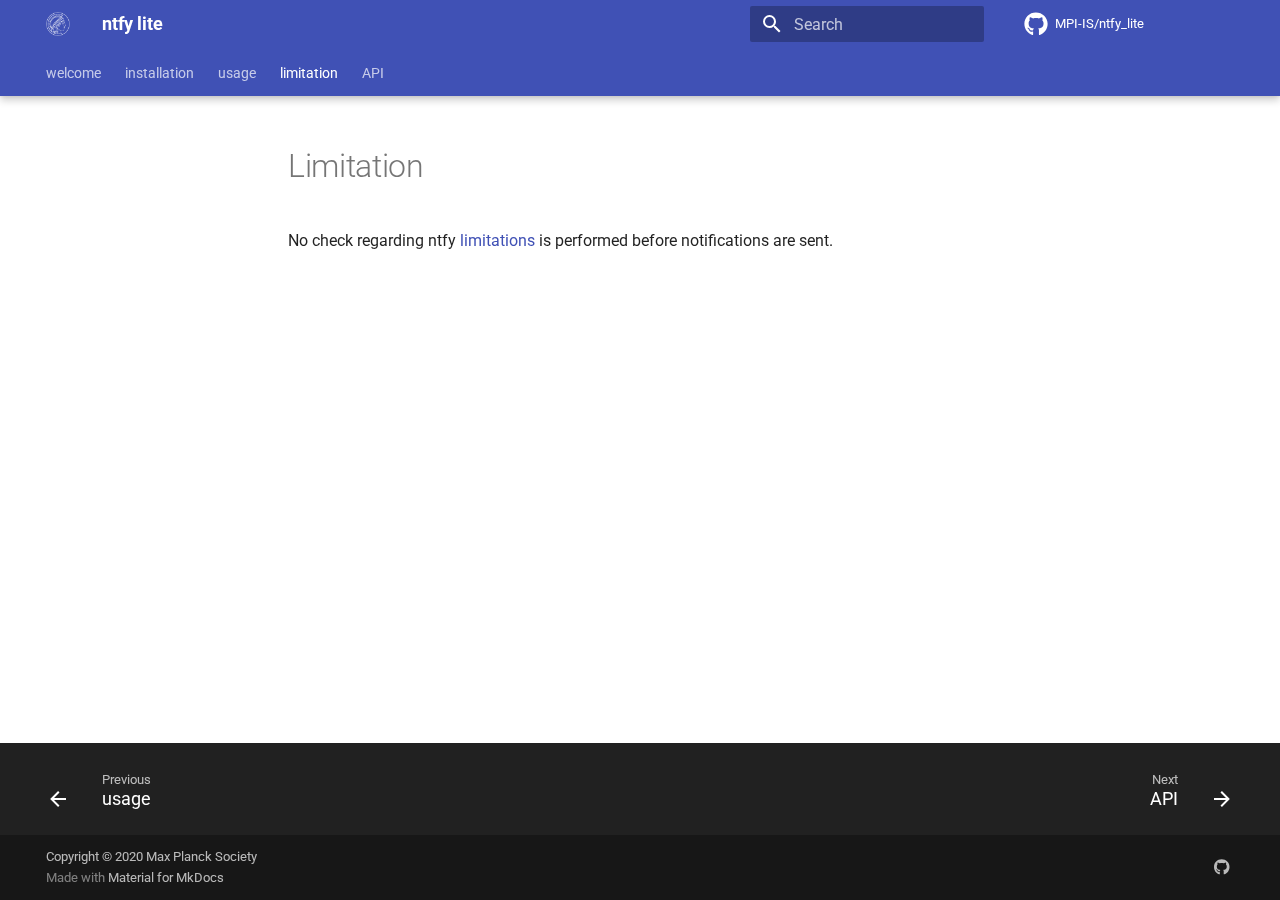
<file: limitation/index.html>
<!doctype html>
<html lang="en" class="no-js">
  <head>
    
      <meta charset="utf-8">
      <meta name="viewport" content="width=device-width,initial-scale=1">
      
      
      
      
        <link rel="prev" href="../usage/">
      
      
        <link rel="next" href="../references/">
      
      
      <link rel="icon" href="../assets/images/favicon.png">
      <meta name="generator" content="mkdocs-1.5.3, mkdocs-material-9.5.17">
    
    
      
        <title>limitation - ntfy lite</title>
      
    
    
      <link rel="stylesheet" href="../assets/stylesheets/main.bcfcd587.min.css">
      
        
        <link rel="stylesheet" href="../assets/stylesheets/palette.06af60db.min.css">
      
      


    
    
      
    
    
      
        
        
        <link rel="preconnect" href="https://fonts.gstatic.com" crossorigin>
        <link rel="stylesheet" href="https://fonts.googleapis.com/css?family=Roboto:300,300i,400,400i,700,700i%7CRoboto+Mono:400,400i,700,700i&display=fallback">
        <style>:root{--md-text-font:"Roboto";--md-code-font:"Roboto Mono"}</style>
      
    
    
      <link rel="stylesheet" href="../assets/_mkdocstrings.css">
    
      <link rel="stylesheet" href="../stylesheets/extra.css">
    
    <script>__md_scope=new URL("..",location),__md_hash=e=>[...e].reduce((e,_)=>(e<<5)-e+_.charCodeAt(0),0),__md_get=(e,_=localStorage,t=__md_scope)=>JSON.parse(_.getItem(t.pathname+"."+e)),__md_set=(e,_,t=localStorage,a=__md_scope)=>{try{t.setItem(a.pathname+"."+e,JSON.stringify(_))}catch(e){}}</script>
    
      

    
    
    
  </head>
  
  
    
    
    
    
    
    <body dir="ltr" data-md-color-scheme="default" data-md-color-primary="indigo" data-md-color-accent="indigo">
  
    
    <input class="md-toggle" data-md-toggle="drawer" type="checkbox" id="__drawer" autocomplete="off">
    <input class="md-toggle" data-md-toggle="search" type="checkbox" id="__search" autocomplete="off">
    <label class="md-overlay" for="__drawer"></label>
    <div data-md-component="skip">
      
        
        <a href="#limitation" class="md-skip">
          Skip to content
        </a>
      
    </div>
    <div data-md-component="announce">
      
    </div>
    
    
      

  

<header class="md-header md-header--shadow md-header--lifted" data-md-component="header">
  <nav class="md-header__inner md-grid" aria-label="Header">
    <a href=".." title="ntfy lite" class="md-header__button md-logo" aria-label="ntfy lite" data-md-component="logo">
      
  <img src="../assets/mpi-is.png" alt="logo">

    </a>
    <label class="md-header__button md-icon" for="__drawer">
      
      <svg xmlns="http://www.w3.org/2000/svg" viewBox="0 0 24 24"><path d="M3 6h18v2H3V6m0 5h18v2H3v-2m0 5h18v2H3v-2Z"/></svg>
    </label>
    <div class="md-header__title" data-md-component="header-title">
      <div class="md-header__ellipsis">
        <div class="md-header__topic">
          <span class="md-ellipsis">
            ntfy lite
          </span>
        </div>
        <div class="md-header__topic" data-md-component="header-topic">
          <span class="md-ellipsis">
            
              limitation
            
          </span>
        </div>
      </div>
    </div>
    
      
    
    
    
    
      <label class="md-header__button md-icon" for="__search">
        
        <svg xmlns="http://www.w3.org/2000/svg" viewBox="0 0 24 24"><path d="M9.5 3A6.5 6.5 0 0 1 16 9.5c0 1.61-.59 3.09-1.56 4.23l.27.27h.79l5 5-1.5 1.5-5-5v-.79l-.27-.27A6.516 6.516 0 0 1 9.5 16 6.5 6.5 0 0 1 3 9.5 6.5 6.5 0 0 1 9.5 3m0 2C7 5 5 7 5 9.5S7 14 9.5 14 14 12 14 9.5 12 5 9.5 5Z"/></svg>
      </label>
      <div class="md-search" data-md-component="search" role="dialog">
  <label class="md-search__overlay" for="__search"></label>
  <div class="md-search__inner" role="search">
    <form class="md-search__form" name="search">
      <input type="text" class="md-search__input" name="query" aria-label="Search" placeholder="Search" autocapitalize="off" autocorrect="off" autocomplete="off" spellcheck="false" data-md-component="search-query" required>
      <label class="md-search__icon md-icon" for="__search">
        
        <svg xmlns="http://www.w3.org/2000/svg" viewBox="0 0 24 24"><path d="M9.5 3A6.5 6.5 0 0 1 16 9.5c0 1.61-.59 3.09-1.56 4.23l.27.27h.79l5 5-1.5 1.5-5-5v-.79l-.27-.27A6.516 6.516 0 0 1 9.5 16 6.5 6.5 0 0 1 3 9.5 6.5 6.5 0 0 1 9.5 3m0 2C7 5 5 7 5 9.5S7 14 9.5 14 14 12 14 9.5 12 5 9.5 5Z"/></svg>
        
        <svg xmlns="http://www.w3.org/2000/svg" viewBox="0 0 24 24"><path d="M20 11v2H8l5.5 5.5-1.42 1.42L4.16 12l7.92-7.92L13.5 5.5 8 11h12Z"/></svg>
      </label>
      <nav class="md-search__options" aria-label="Search">
        
        <button type="reset" class="md-search__icon md-icon" title="Clear" aria-label="Clear" tabindex="-1">
          
          <svg xmlns="http://www.w3.org/2000/svg" viewBox="0 0 24 24"><path d="M19 6.41 17.59 5 12 10.59 6.41 5 5 6.41 10.59 12 5 17.59 6.41 19 12 13.41 17.59 19 19 17.59 13.41 12 19 6.41Z"/></svg>
        </button>
      </nav>
      
    </form>
    <div class="md-search__output">
      <div class="md-search__scrollwrap" data-md-scrollfix>
        <div class="md-search-result" data-md-component="search-result">
          <div class="md-search-result__meta">
            Initializing search
          </div>
          <ol class="md-search-result__list" role="presentation"></ol>
        </div>
      </div>
    </div>
  </div>
</div>
    
    
      <div class="md-header__source">
        <a href="https://github.com/MPI-IS/ntfy_lite" title="Go to repository" class="md-source" data-md-component="source">
  <div class="md-source__icon md-icon">
    
    <svg xmlns="http://www.w3.org/2000/svg" viewBox="0 0 496 512"><!--! Font Awesome Free 6.5.1 by @fontawesome - https://fontawesome.com License - https://fontawesome.com/license/free (Icons: CC BY 4.0, Fonts: SIL OFL 1.1, Code: MIT License) Copyright 2023 Fonticons, Inc.--><path d="M165.9 397.4c0 2-2.3 3.6-5.2 3.6-3.3.3-5.6-1.3-5.6-3.6 0-2 2.3-3.6 5.2-3.6 3-.3 5.6 1.3 5.6 3.6zm-31.1-4.5c-.7 2 1.3 4.3 4.3 4.9 2.6 1 5.6 0 6.2-2s-1.3-4.3-4.3-5.2c-2.6-.7-5.5.3-6.2 2.3zm44.2-1.7c-2.9.7-4.9 2.6-4.6 4.9.3 2 2.9 3.3 5.9 2.6 2.9-.7 4.9-2.6 4.6-4.6-.3-1.9-3-3.2-5.9-2.9zM244.8 8C106.1 8 0 113.3 0 252c0 110.9 69.8 205.8 169.5 239.2 12.8 2.3 17.3-5.6 17.3-12.1 0-6.2-.3-40.4-.3-61.4 0 0-70 15-84.7-29.8 0 0-11.4-29.1-27.8-36.6 0 0-22.9-15.7 1.6-15.4 0 0 24.9 2 38.6 25.8 21.9 38.6 58.6 27.5 72.9 20.9 2.3-16 8.8-27.1 16-33.7-55.9-6.2-112.3-14.3-112.3-110.5 0-27.5 7.6-41.3 23.6-58.9-2.6-6.5-11.1-33.3 2.6-67.9 20.9-6.5 69 27 69 27 20-5.6 41.5-8.5 62.8-8.5s42.8 2.9 62.8 8.5c0 0 48.1-33.6 69-27 13.7 34.7 5.2 61.4 2.6 67.9 16 17.7 25.8 31.5 25.8 58.9 0 96.5-58.9 104.2-114.8 110.5 9.2 7.9 17 22.9 17 46.4 0 33.7-.3 75.4-.3 83.6 0 6.5 4.6 14.4 17.3 12.1C428.2 457.8 496 362.9 496 252 496 113.3 383.5 8 244.8 8zM97.2 352.9c-1.3 1-1 3.3.7 5.2 1.6 1.6 3.9 2.3 5.2 1 1.3-1 1-3.3-.7-5.2-1.6-1.6-3.9-2.3-5.2-1zm-10.8-8.1c-.7 1.3.3 2.9 2.3 3.9 1.6 1 3.6.7 4.3-.7.7-1.3-.3-2.9-2.3-3.9-2-.6-3.6-.3-4.3.7zm32.4 35.6c-1.6 1.3-1 4.3 1.3 6.2 2.3 2.3 5.2 2.6 6.5 1 1.3-1.3.7-4.3-1.3-6.2-2.2-2.3-5.2-2.6-6.5-1zm-11.4-14.7c-1.6 1-1.6 3.6 0 5.9 1.6 2.3 4.3 3.3 5.6 2.3 1.6-1.3 1.6-3.9 0-6.2-1.4-2.3-4-3.3-5.6-2z"/></svg>
  </div>
  <div class="md-source__repository">
    MPI-IS/ntfy_lite
  </div>
</a>
      </div>
    
  </nav>
  
    
      
<nav class="md-tabs" aria-label="Tabs" data-md-component="tabs">
  <div class="md-grid">
    <ul class="md-tabs__list">
      
        
  
  
  
    <li class="md-tabs__item">
      <a href=".." class="md-tabs__link">
        
  
    
  
  welcome

      </a>
    </li>
  

      
        
  
  
  
    <li class="md-tabs__item">
      <a href="../installation/" class="md-tabs__link">
        
  
    
  
  installation

      </a>
    </li>
  

      
        
  
  
  
    <li class="md-tabs__item">
      <a href="../usage/" class="md-tabs__link">
        
  
    
  
  usage

      </a>
    </li>
  

      
        
  
  
    
  
  
    <li class="md-tabs__item md-tabs__item--active">
      <a href="./" class="md-tabs__link">
        
  
    
  
  limitation

      </a>
    </li>
  

      
        
  
  
  
    <li class="md-tabs__item">
      <a href="../references/" class="md-tabs__link">
        
  
    
  
  API

      </a>
    </li>
  

      
    </ul>
  </div>
</nav>
    
  
</header>
    
    <div class="md-container" data-md-component="container">
      
      
        
      
      <main class="md-main" data-md-component="main">
        <div class="md-main__inner md-grid">
          
            
              
                
              
              <div class="md-sidebar md-sidebar--primary" data-md-component="sidebar" data-md-type="navigation" hidden>
                <div class="md-sidebar__scrollwrap">
                  <div class="md-sidebar__inner">
                    


  


<nav class="md-nav md-nav--primary md-nav--lifted" aria-label="Navigation" data-md-level="0">
  <label class="md-nav__title" for="__drawer">
    <a href=".." title="ntfy lite" class="md-nav__button md-logo" aria-label="ntfy lite" data-md-component="logo">
      
  <img src="../assets/mpi-is.png" alt="logo">

    </a>
    ntfy lite
  </label>
  
    <div class="md-nav__source">
      <a href="https://github.com/MPI-IS/ntfy_lite" title="Go to repository" class="md-source" data-md-component="source">
  <div class="md-source__icon md-icon">
    
    <svg xmlns="http://www.w3.org/2000/svg" viewBox="0 0 496 512"><!--! Font Awesome Free 6.5.1 by @fontawesome - https://fontawesome.com License - https://fontawesome.com/license/free (Icons: CC BY 4.0, Fonts: SIL OFL 1.1, Code: MIT License) Copyright 2023 Fonticons, Inc.--><path d="M165.9 397.4c0 2-2.3 3.6-5.2 3.6-3.3.3-5.6-1.3-5.6-3.6 0-2 2.3-3.6 5.2-3.6 3-.3 5.6 1.3 5.6 3.6zm-31.1-4.5c-.7 2 1.3 4.3 4.3 4.9 2.6 1 5.6 0 6.2-2s-1.3-4.3-4.3-5.2c-2.6-.7-5.5.3-6.2 2.3zm44.2-1.7c-2.9.7-4.9 2.6-4.6 4.9.3 2 2.9 3.3 5.9 2.6 2.9-.7 4.9-2.6 4.6-4.6-.3-1.9-3-3.2-5.9-2.9zM244.8 8C106.1 8 0 113.3 0 252c0 110.9 69.8 205.8 169.5 239.2 12.8 2.3 17.3-5.6 17.3-12.1 0-6.2-.3-40.4-.3-61.4 0 0-70 15-84.7-29.8 0 0-11.4-29.1-27.8-36.6 0 0-22.9-15.7 1.6-15.4 0 0 24.9 2 38.6 25.8 21.9 38.6 58.6 27.5 72.9 20.9 2.3-16 8.8-27.1 16-33.7-55.9-6.2-112.3-14.3-112.3-110.5 0-27.5 7.6-41.3 23.6-58.9-2.6-6.5-11.1-33.3 2.6-67.9 20.9-6.5 69 27 69 27 20-5.6 41.5-8.5 62.8-8.5s42.8 2.9 62.8 8.5c0 0 48.1-33.6 69-27 13.7 34.7 5.2 61.4 2.6 67.9 16 17.7 25.8 31.5 25.8 58.9 0 96.5-58.9 104.2-114.8 110.5 9.2 7.9 17 22.9 17 46.4 0 33.7-.3 75.4-.3 83.6 0 6.5 4.6 14.4 17.3 12.1C428.2 457.8 496 362.9 496 252 496 113.3 383.5 8 244.8 8zM97.2 352.9c-1.3 1-1 3.3.7 5.2 1.6 1.6 3.9 2.3 5.2 1 1.3-1 1-3.3-.7-5.2-1.6-1.6-3.9-2.3-5.2-1zm-10.8-8.1c-.7 1.3.3 2.9 2.3 3.9 1.6 1 3.6.7 4.3-.7.7-1.3-.3-2.9-2.3-3.9-2-.6-3.6-.3-4.3.7zm32.4 35.6c-1.6 1.3-1 4.3 1.3 6.2 2.3 2.3 5.2 2.6 6.5 1 1.3-1.3.7-4.3-1.3-6.2-2.2-2.3-5.2-2.6-6.5-1zm-11.4-14.7c-1.6 1-1.6 3.6 0 5.9 1.6 2.3 4.3 3.3 5.6 2.3 1.6-1.3 1.6-3.9 0-6.2-1.4-2.3-4-3.3-5.6-2z"/></svg>
  </div>
  <div class="md-source__repository">
    MPI-IS/ntfy_lite
  </div>
</a>
    </div>
  
  <ul class="md-nav__list" data-md-scrollfix>
    
      
      
  
  
  
  
    <li class="md-nav__item">
      <a href=".." class="md-nav__link">
        
  
  <span class="md-ellipsis">
    welcome
  </span>
  

      </a>
    </li>
  

    
      
      
  
  
  
  
    <li class="md-nav__item">
      <a href="../installation/" class="md-nav__link">
        
  
  <span class="md-ellipsis">
    installation
  </span>
  

      </a>
    </li>
  

    
      
      
  
  
  
  
    <li class="md-nav__item">
      <a href="../usage/" class="md-nav__link">
        
  
  <span class="md-ellipsis">
    usage
  </span>
  

      </a>
    </li>
  

    
      
      
  
  
    
  
  
  
    <li class="md-nav__item md-nav__item--active">
      
      <input class="md-nav__toggle md-toggle" type="checkbox" id="__toc">
      
      
        
      
      
      <a href="./" class="md-nav__link md-nav__link--active">
        
  
  <span class="md-ellipsis">
    limitation
  </span>
  

      </a>
      
    </li>
  

    
      
      
  
  
  
  
    <li class="md-nav__item">
      <a href="../references/" class="md-nav__link">
        
  
  <span class="md-ellipsis">
    API
  </span>
  

      </a>
    </li>
  

    
  </ul>
</nav>
                  </div>
                </div>
              </div>
            
            
              
                
              
              <div class="md-sidebar md-sidebar--secondary" data-md-component="sidebar" data-md-type="toc" >
                <div class="md-sidebar__scrollwrap">
                  <div class="md-sidebar__inner">
                    

<nav class="md-nav md-nav--secondary" aria-label="Table of contents">
  
  
  
    
  
  
</nav>
                  </div>
                </div>
              </div>
            
          
          
            <div class="md-content" data-md-component="content">
              <article class="md-content__inner md-typeset">
                
                  

  
  


<h1 id="limitation">Limitation</h1>
<p>No check regarding ntfy <a href="https://ntfy.sh/docs/publish/#limitations">limitations</a> is performed before notifications are sent.</p>







  
  




  



                
              </article>
            </div>
          
          
<script>var target=document.getElementById(location.hash.slice(1));target&&target.name&&(target.checked=target.name.startsWith("__tabbed_"))</script>
        </div>
        
      </main>
      
        <footer class="md-footer">
  
    
      
        
      
      <nav class="md-footer__inner md-grid" aria-label="Footer" >
        
          
          <a href="../usage/" class="md-footer__link md-footer__link--prev" aria-label="Previous: usage">
            <div class="md-footer__button md-icon">
              
              <svg xmlns="http://www.w3.org/2000/svg" viewBox="0 0 24 24"><path d="M20 11v2H8l5.5 5.5-1.42 1.42L4.16 12l7.92-7.92L13.5 5.5 8 11h12Z"/></svg>
            </div>
            <div class="md-footer__title">
              <span class="md-footer__direction">
                Previous
              </span>
              <div class="md-ellipsis">
                usage
              </div>
            </div>
          </a>
        
        
          
          <a href="../references/" class="md-footer__link md-footer__link--next" aria-label="Next: API">
            <div class="md-footer__title">
              <span class="md-footer__direction">
                Next
              </span>
              <div class="md-ellipsis">
                API
              </div>
            </div>
            <div class="md-footer__button md-icon">
              
              <svg xmlns="http://www.w3.org/2000/svg" viewBox="0 0 24 24"><path d="M4 11v2h12l-5.5 5.5 1.42 1.42L19.84 12l-7.92-7.92L10.5 5.5 16 11H4Z"/></svg>
            </div>
          </a>
        
      </nav>
    
  
  <div class="md-footer-meta md-typeset">
    <div class="md-footer-meta__inner md-grid">
      <div class="md-copyright">
  
    <div class="md-copyright__highlight">
      Copyright &copy; 2020 Max Planck Society
    </div>
  
  
    Made with
    <a href="https://squidfunk.github.io/mkdocs-material/" target="_blank" rel="noopener">
      Material for MkDocs
    </a>
  
</div>
      
        <div class="md-social">
  
    
    
    
    
      
      
    
    <a href="https://github.com/MPI-IS/ntfy_lite" target="_blank" rel="noopener" title="github.com" class="md-social__link">
      <svg xmlns="http://www.w3.org/2000/svg" viewBox="0 0 496 512"><!--! Font Awesome Free 6.5.1 by @fontawesome - https://fontawesome.com License - https://fontawesome.com/license/free (Icons: CC BY 4.0, Fonts: SIL OFL 1.1, Code: MIT License) Copyright 2023 Fonticons, Inc.--><path d="M165.9 397.4c0 2-2.3 3.6-5.2 3.6-3.3.3-5.6-1.3-5.6-3.6 0-2 2.3-3.6 5.2-3.6 3-.3 5.6 1.3 5.6 3.6zm-31.1-4.5c-.7 2 1.3 4.3 4.3 4.9 2.6 1 5.6 0 6.2-2s-1.3-4.3-4.3-5.2c-2.6-.7-5.5.3-6.2 2.3zm44.2-1.7c-2.9.7-4.9 2.6-4.6 4.9.3 2 2.9 3.3 5.9 2.6 2.9-.7 4.9-2.6 4.6-4.6-.3-1.9-3-3.2-5.9-2.9zM244.8 8C106.1 8 0 113.3 0 252c0 110.9 69.8 205.8 169.5 239.2 12.8 2.3 17.3-5.6 17.3-12.1 0-6.2-.3-40.4-.3-61.4 0 0-70 15-84.7-29.8 0 0-11.4-29.1-27.8-36.6 0 0-22.9-15.7 1.6-15.4 0 0 24.9 2 38.6 25.8 21.9 38.6 58.6 27.5 72.9 20.9 2.3-16 8.8-27.1 16-33.7-55.9-6.2-112.3-14.3-112.3-110.5 0-27.5 7.6-41.3 23.6-58.9-2.6-6.5-11.1-33.3 2.6-67.9 20.9-6.5 69 27 69 27 20-5.6 41.5-8.5 62.8-8.5s42.8 2.9 62.8 8.5c0 0 48.1-33.6 69-27 13.7 34.7 5.2 61.4 2.6 67.9 16 17.7 25.8 31.5 25.8 58.9 0 96.5-58.9 104.2-114.8 110.5 9.2 7.9 17 22.9 17 46.4 0 33.7-.3 75.4-.3 83.6 0 6.5 4.6 14.4 17.3 12.1C428.2 457.8 496 362.9 496 252 496 113.3 383.5 8 244.8 8zM97.2 352.9c-1.3 1-1 3.3.7 5.2 1.6 1.6 3.9 2.3 5.2 1 1.3-1 1-3.3-.7-5.2-1.6-1.6-3.9-2.3-5.2-1zm-10.8-8.1c-.7 1.3.3 2.9 2.3 3.9 1.6 1 3.6.7 4.3-.7.7-1.3-.3-2.9-2.3-3.9-2-.6-3.6-.3-4.3.7zm32.4 35.6c-1.6 1.3-1 4.3 1.3 6.2 2.3 2.3 5.2 2.6 6.5 1 1.3-1.3.7-4.3-1.3-6.2-2.2-2.3-5.2-2.6-6.5-1zm-11.4-14.7c-1.6 1-1.6 3.6 0 5.9 1.6 2.3 4.3 3.3 5.6 2.3 1.6-1.3 1.6-3.9 0-6.2-1.4-2.3-4-3.3-5.6-2z"/></svg>
    </a>
  
</div>
      
    </div>
  </div>
</footer>
      
    </div>
    <div class="md-dialog" data-md-component="dialog">
      <div class="md-dialog__inner md-typeset"></div>
    </div>
    
    
    <script id="__config" type="application/json">{"base": "..", "features": ["navigation.tabs", "navigation.tabs.sticky", "navigation.footer"], "search": "../assets/javascripts/workers/search.b8dbb3d2.min.js", "translations": {"clipboard.copied": "Copied to clipboard", "clipboard.copy": "Copy to clipboard", "search.result.more.one": "1 more on this page", "search.result.more.other": "# more on this page", "search.result.none": "No matching documents", "search.result.one": "1 matching document", "search.result.other": "# matching documents", "search.result.placeholder": "Type to start searching", "search.result.term.missing": "Missing", "select.version": "Select version"}}</script>
    
    
      <script src="../assets/javascripts/bundle.1e8ae164.min.js"></script>
      
    
  </body>
</html>
</file>
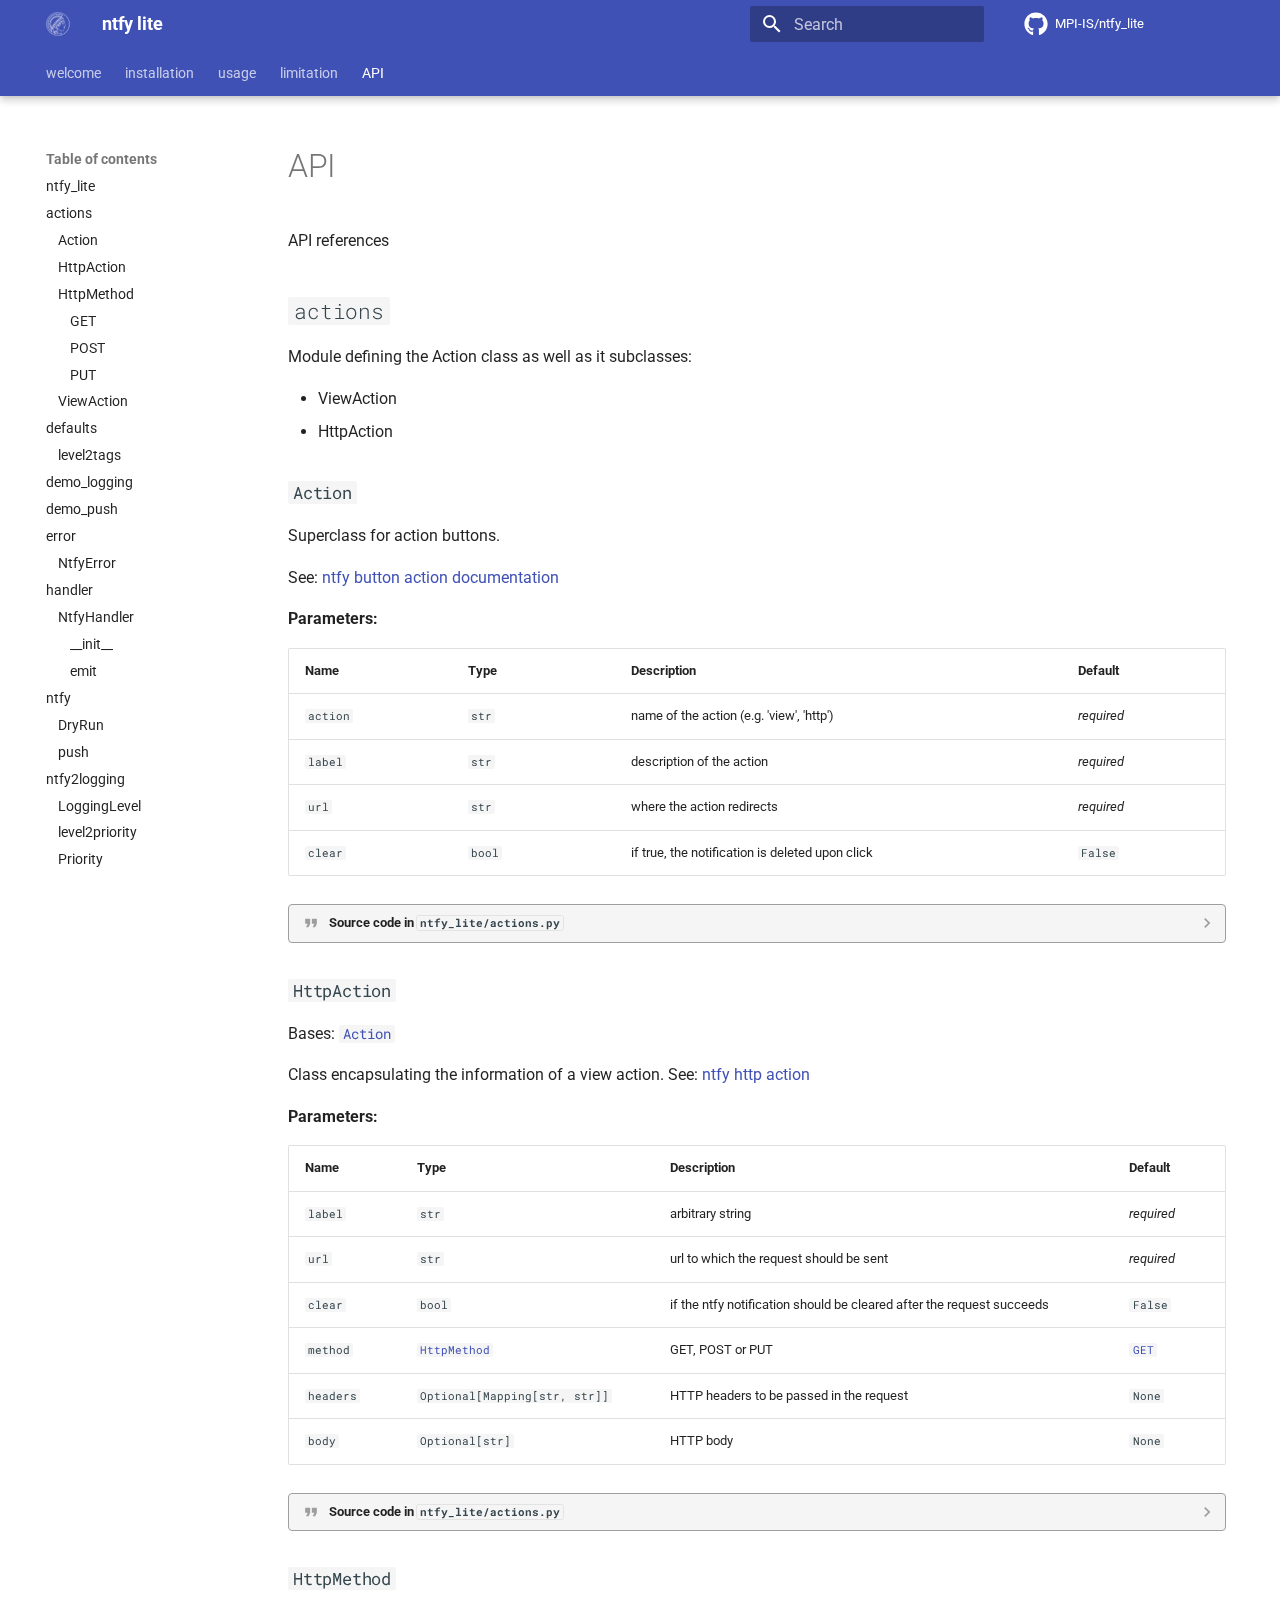
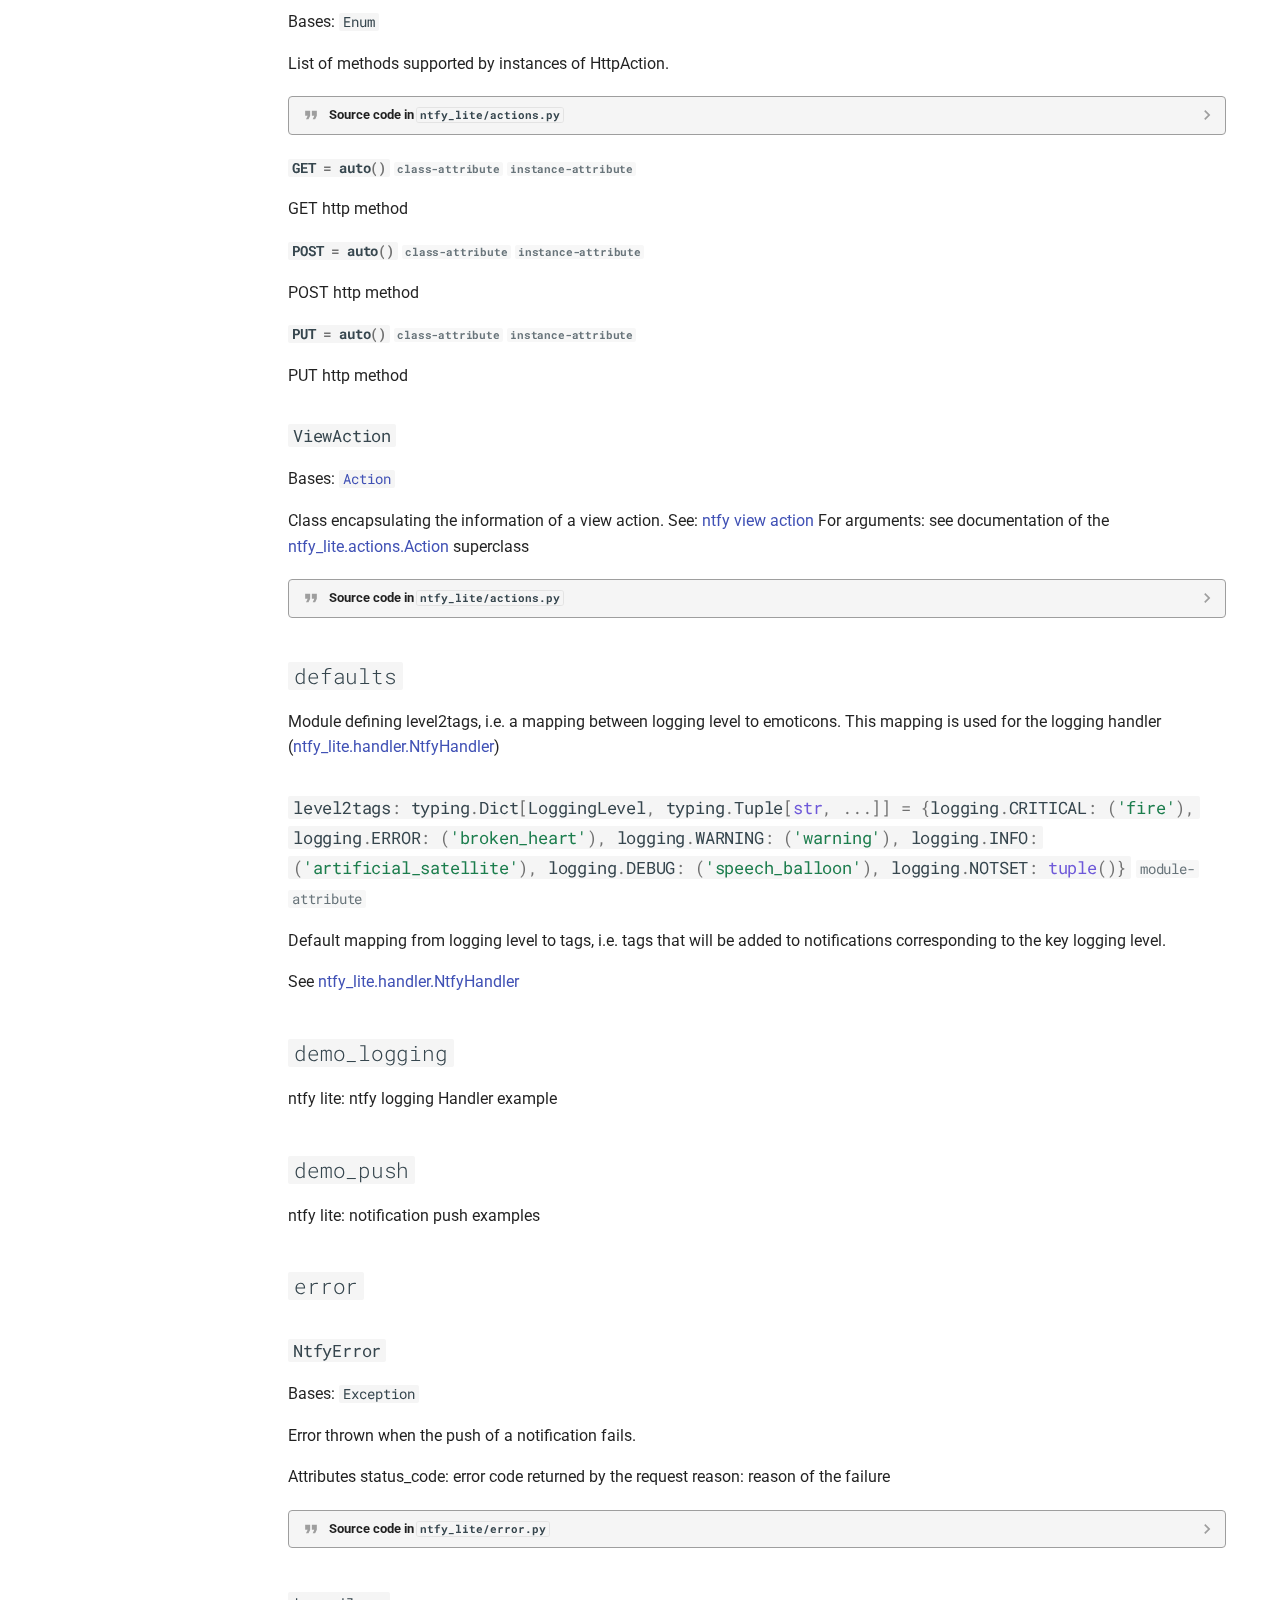
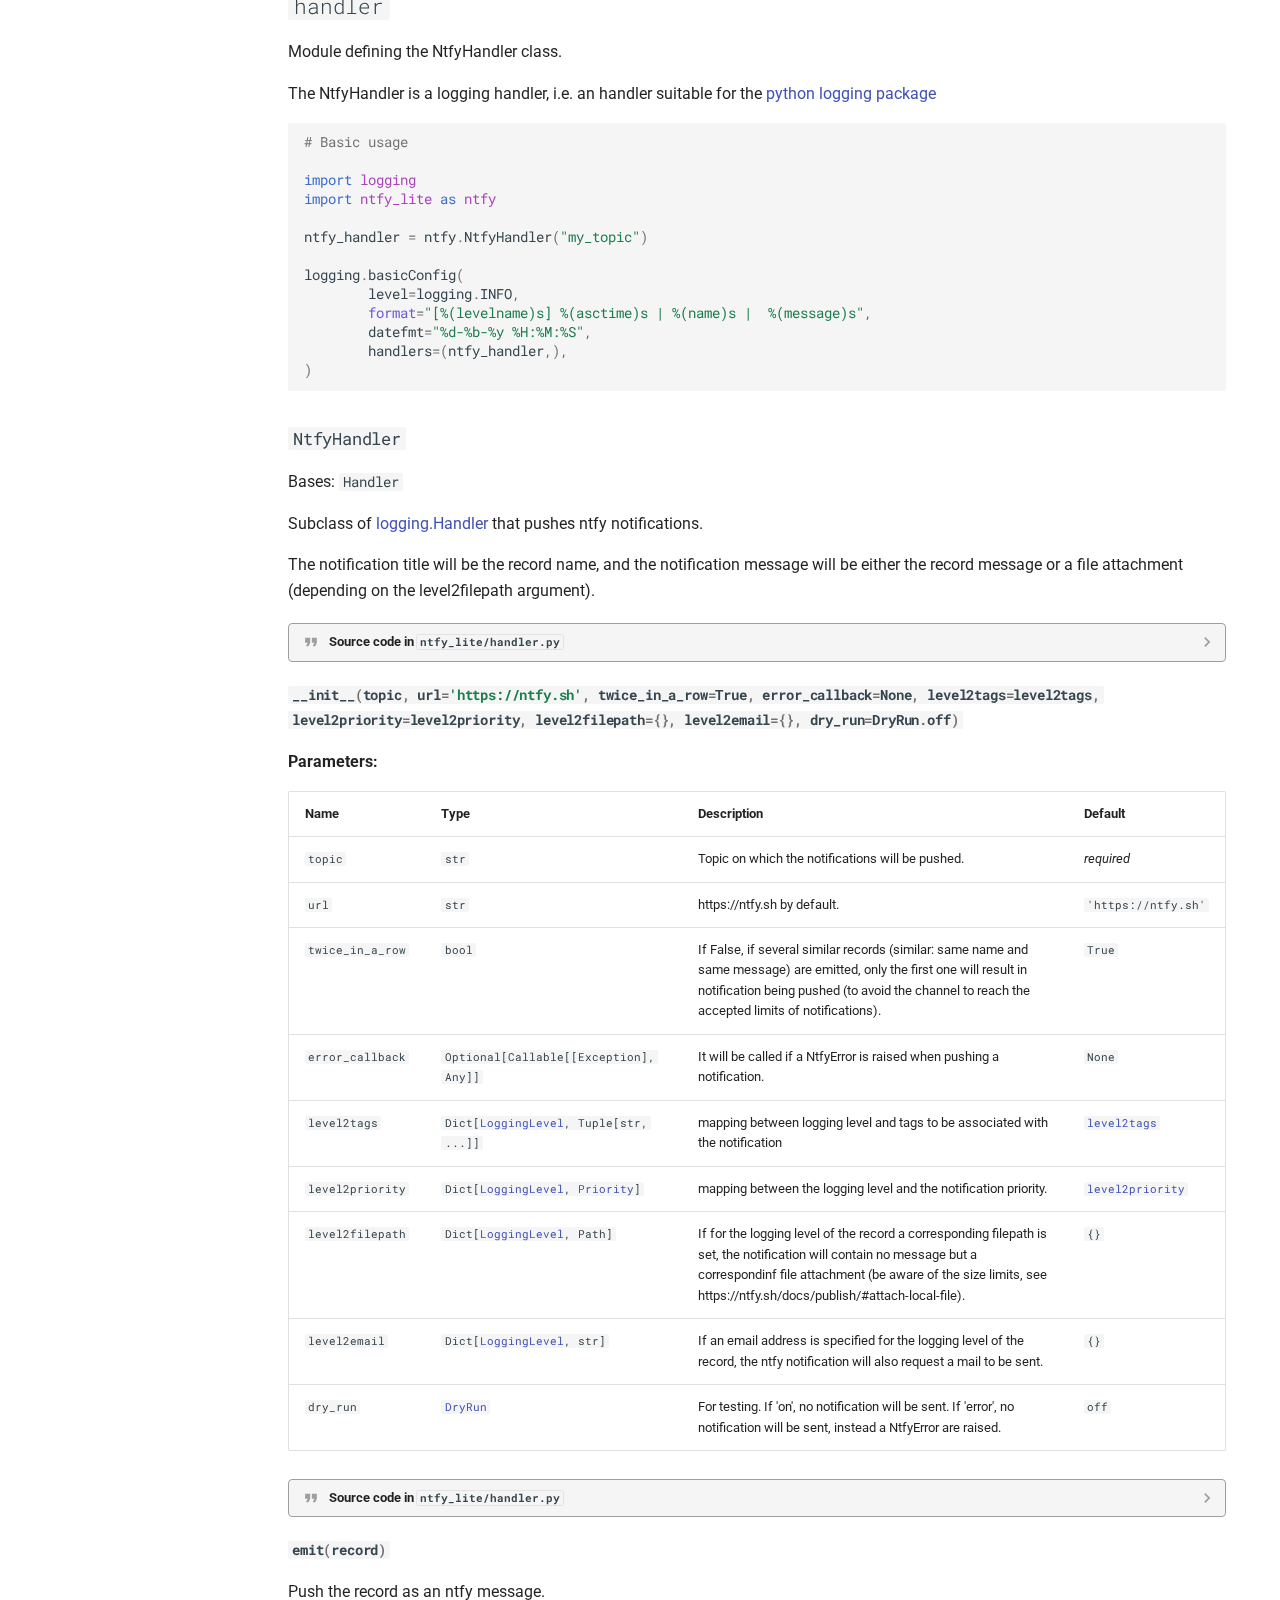
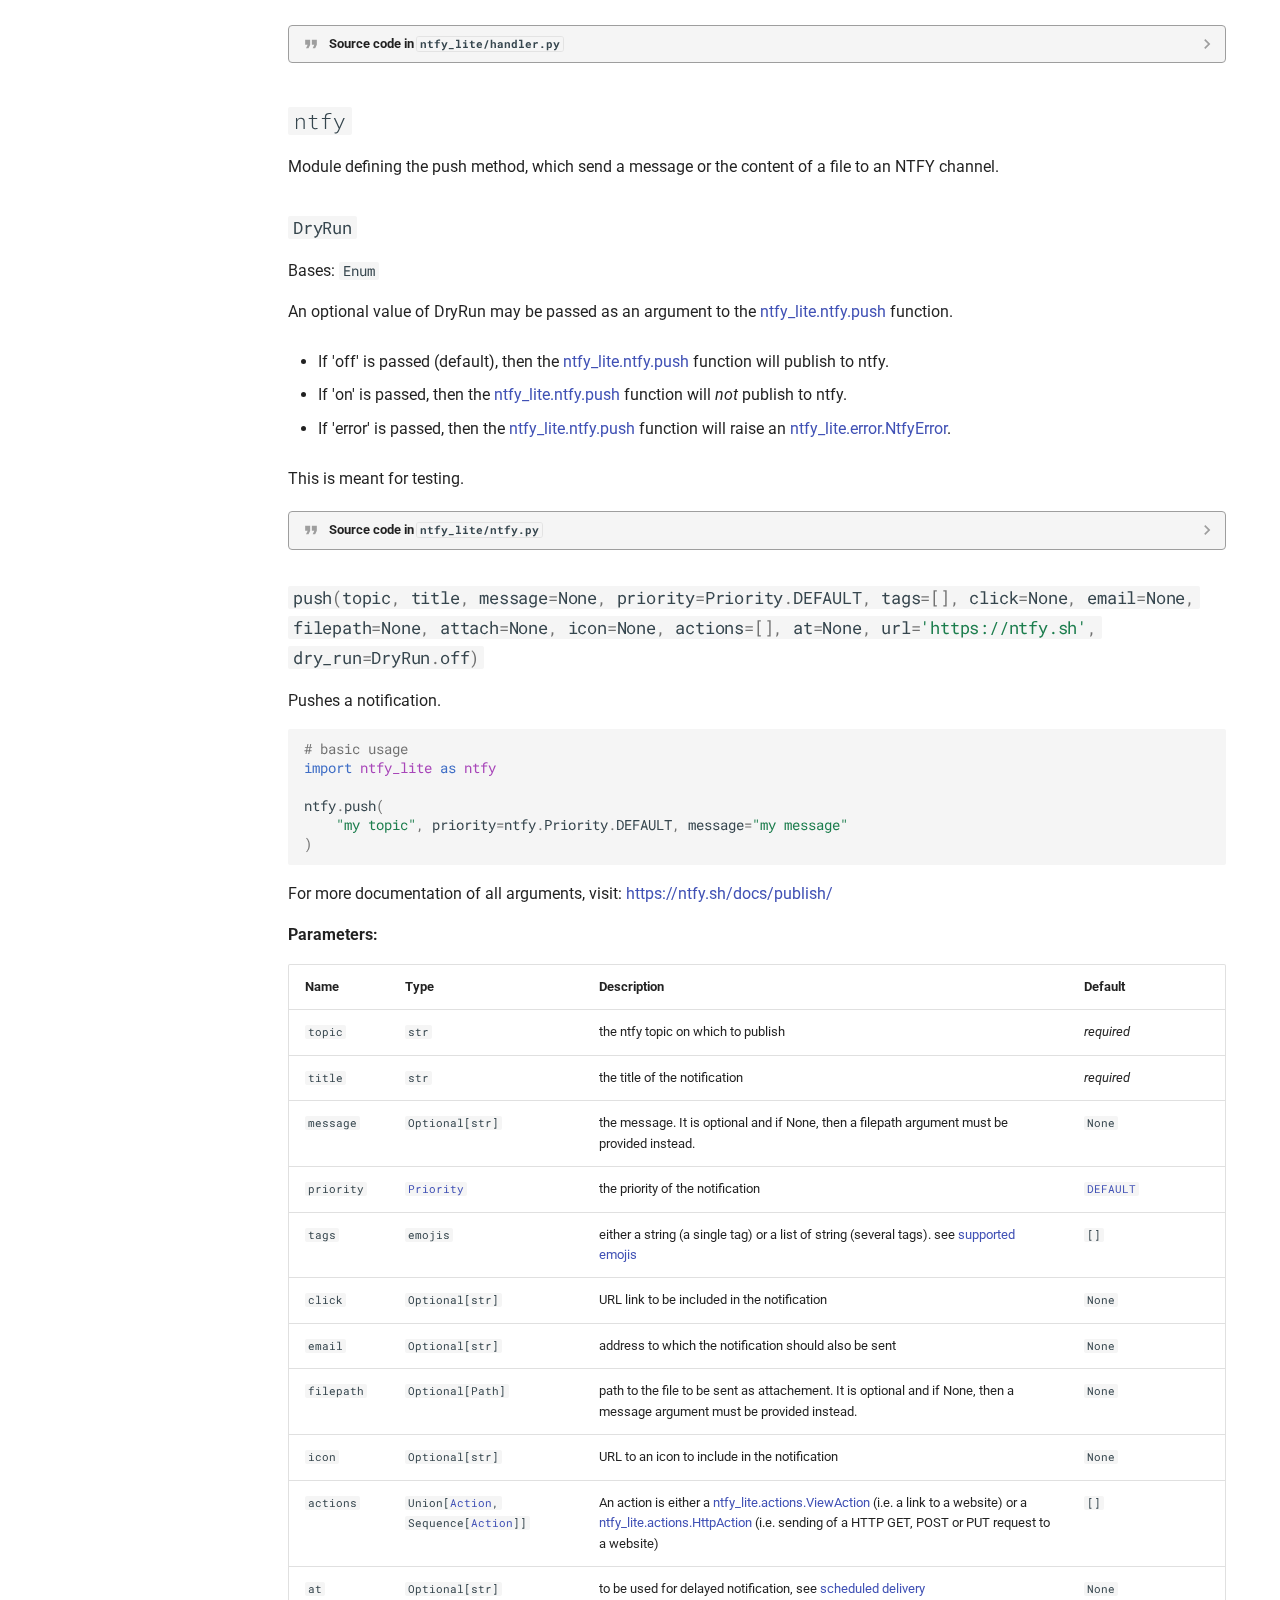
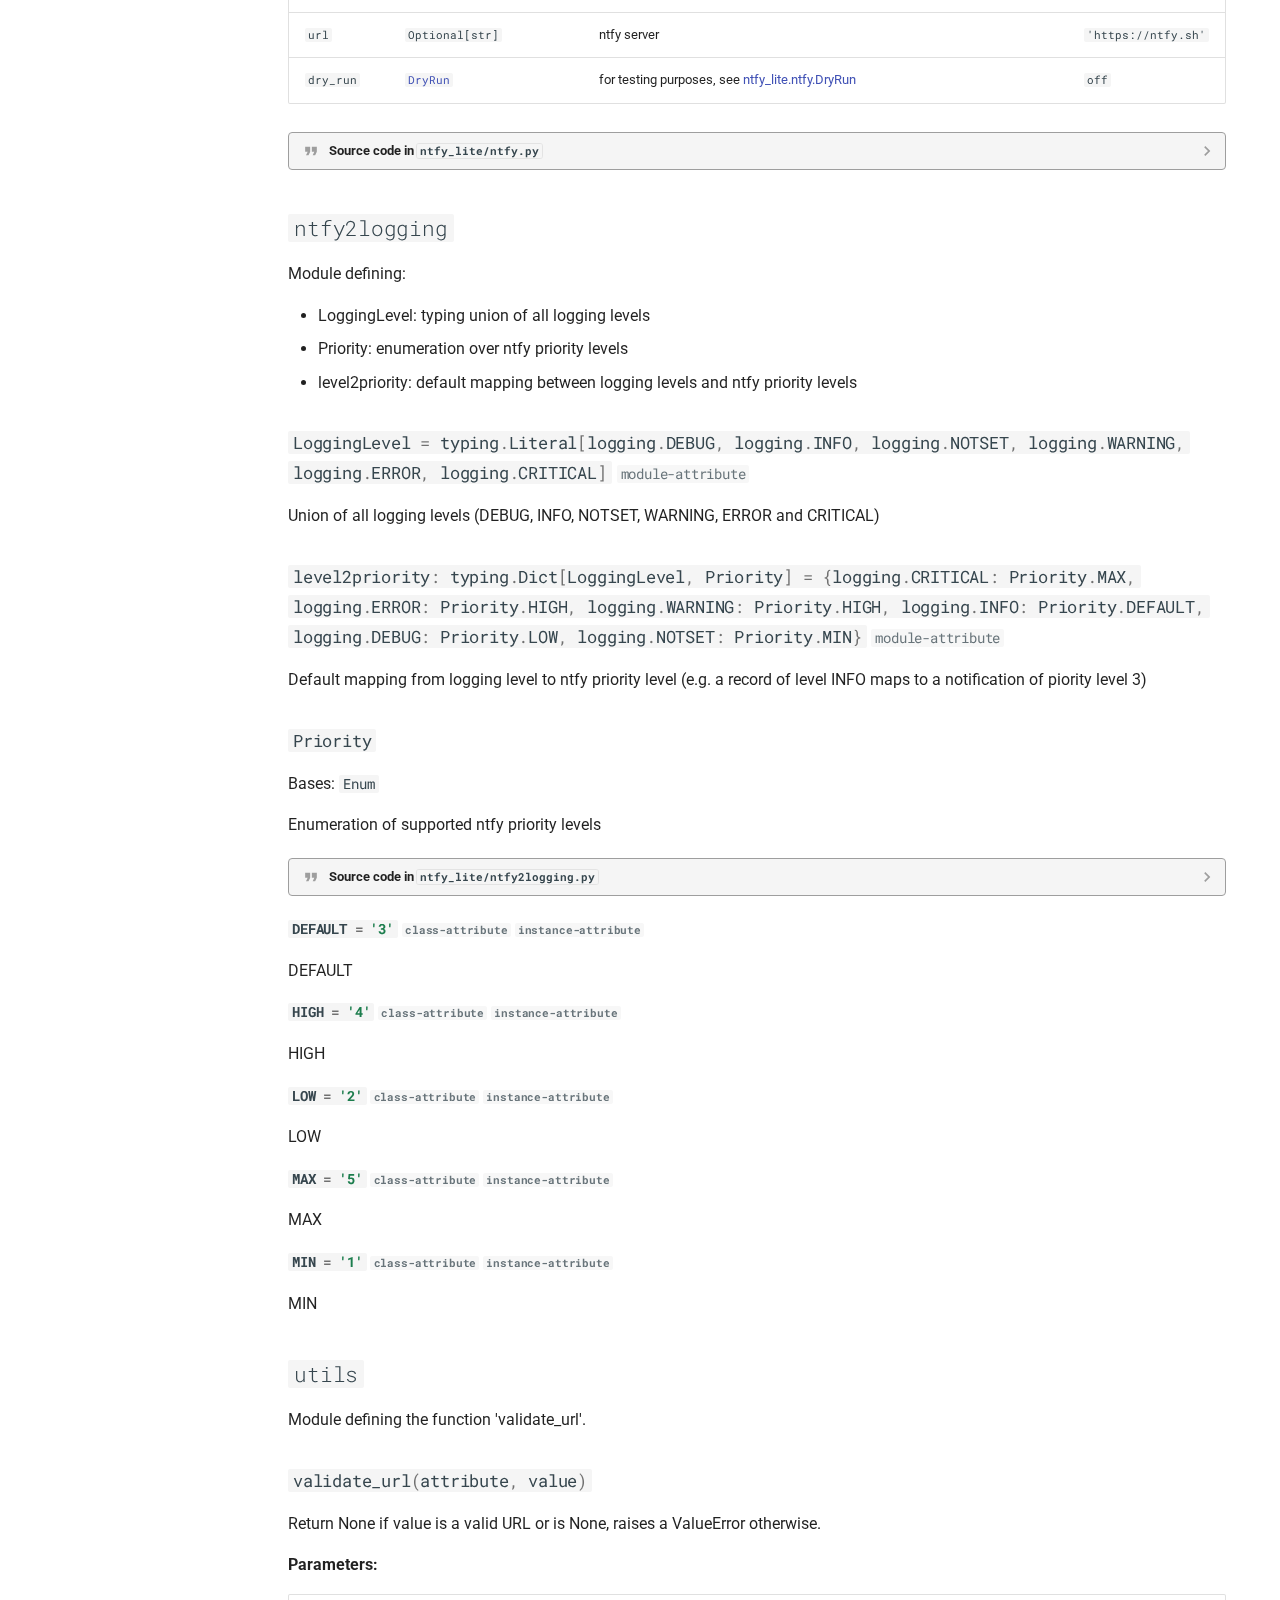
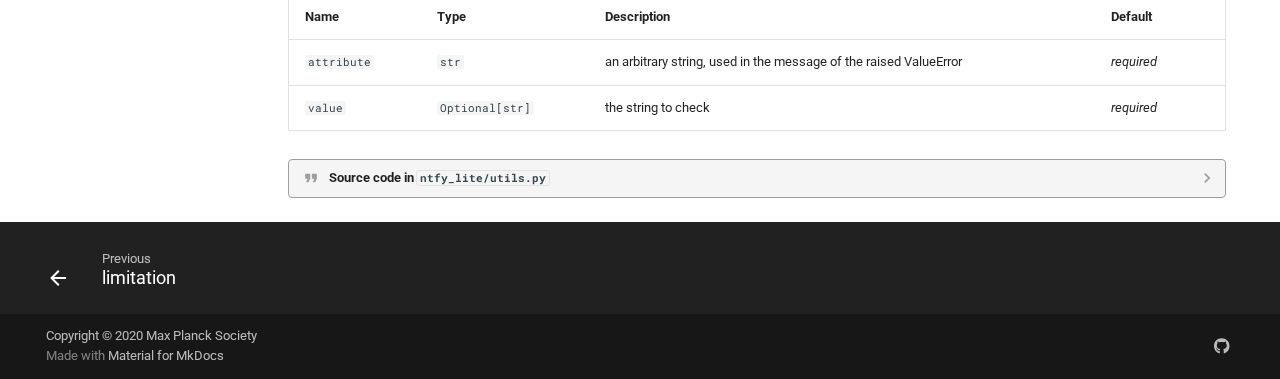
<file: references/index.html>
<!doctype html>
<html lang="en" class="no-js">
  <head>
    
      <meta charset="utf-8">
      <meta name="viewport" content="width=device-width,initial-scale=1">
      
      
      
      
        <link rel="prev" href="../limitation/">
      
      
      
      <link rel="icon" href="../assets/images/favicon.png">
      <meta name="generator" content="mkdocs-1.5.3, mkdocs-material-9.5.17">
    
    
      
        <title>API - ntfy lite</title>
      
    
    
      <link rel="stylesheet" href="../assets/stylesheets/main.bcfcd587.min.css">
      
        
        <link rel="stylesheet" href="../assets/stylesheets/palette.06af60db.min.css">
      
      


    
    
      
    
    
      
        
        
        <link rel="preconnect" href="https://fonts.gstatic.com" crossorigin>
        <link rel="stylesheet" href="https://fonts.googleapis.com/css?family=Roboto:300,300i,400,400i,700,700i%7CRoboto+Mono:400,400i,700,700i&display=fallback">
        <style>:root{--md-text-font:"Roboto";--md-code-font:"Roboto Mono"}</style>
      
    
    
      <link rel="stylesheet" href="../assets/_mkdocstrings.css">
    
      <link rel="stylesheet" href="../stylesheets/extra.css">
    
    <script>__md_scope=new URL("..",location),__md_hash=e=>[...e].reduce((e,_)=>(e<<5)-e+_.charCodeAt(0),0),__md_get=(e,_=localStorage,t=__md_scope)=>JSON.parse(_.getItem(t.pathname+"."+e)),__md_set=(e,_,t=localStorage,a=__md_scope)=>{try{t.setItem(a.pathname+"."+e,JSON.stringify(_))}catch(e){}}</script>
    
      

    
    
    
  </head>
  
  
    
    
    
    
    
    <body dir="ltr" data-md-color-scheme="default" data-md-color-primary="indigo" data-md-color-accent="indigo">
  
    
    <input class="md-toggle" data-md-toggle="drawer" type="checkbox" id="__drawer" autocomplete="off">
    <input class="md-toggle" data-md-toggle="search" type="checkbox" id="__search" autocomplete="off">
    <label class="md-overlay" for="__drawer"></label>
    <div data-md-component="skip">
      
        
        <a href="#ntfy_lite" class="md-skip">
          Skip to content
        </a>
      
    </div>
    <div data-md-component="announce">
      
    </div>
    
    
      

  

<header class="md-header md-header--shadow md-header--lifted" data-md-component="header">
  <nav class="md-header__inner md-grid" aria-label="Header">
    <a href=".." title="ntfy lite" class="md-header__button md-logo" aria-label="ntfy lite" data-md-component="logo">
      
  <img src="../assets/mpi-is.png" alt="logo">

    </a>
    <label class="md-header__button md-icon" for="__drawer">
      
      <svg xmlns="http://www.w3.org/2000/svg" viewBox="0 0 24 24"><path d="M3 6h18v2H3V6m0 5h18v2H3v-2m0 5h18v2H3v-2Z"/></svg>
    </label>
    <div class="md-header__title" data-md-component="header-title">
      <div class="md-header__ellipsis">
        <div class="md-header__topic">
          <span class="md-ellipsis">
            ntfy lite
          </span>
        </div>
        <div class="md-header__topic" data-md-component="header-topic">
          <span class="md-ellipsis">
            
              API
            
          </span>
        </div>
      </div>
    </div>
    
      
    
    
    
    
      <label class="md-header__button md-icon" for="__search">
        
        <svg xmlns="http://www.w3.org/2000/svg" viewBox="0 0 24 24"><path d="M9.5 3A6.5 6.5 0 0 1 16 9.5c0 1.61-.59 3.09-1.56 4.23l.27.27h.79l5 5-1.5 1.5-5-5v-.79l-.27-.27A6.516 6.516 0 0 1 9.5 16 6.5 6.5 0 0 1 3 9.5 6.5 6.5 0 0 1 9.5 3m0 2C7 5 5 7 5 9.5S7 14 9.5 14 14 12 14 9.5 12 5 9.5 5Z"/></svg>
      </label>
      <div class="md-search" data-md-component="search" role="dialog">
  <label class="md-search__overlay" for="__search"></label>
  <div class="md-search__inner" role="search">
    <form class="md-search__form" name="search">
      <input type="text" class="md-search__input" name="query" aria-label="Search" placeholder="Search" autocapitalize="off" autocorrect="off" autocomplete="off" spellcheck="false" data-md-component="search-query" required>
      <label class="md-search__icon md-icon" for="__search">
        
        <svg xmlns="http://www.w3.org/2000/svg" viewBox="0 0 24 24"><path d="M9.5 3A6.5 6.5 0 0 1 16 9.5c0 1.61-.59 3.09-1.56 4.23l.27.27h.79l5 5-1.5 1.5-5-5v-.79l-.27-.27A6.516 6.516 0 0 1 9.5 16 6.5 6.5 0 0 1 3 9.5 6.5 6.5 0 0 1 9.5 3m0 2C7 5 5 7 5 9.5S7 14 9.5 14 14 12 14 9.5 12 5 9.5 5Z"/></svg>
        
        <svg xmlns="http://www.w3.org/2000/svg" viewBox="0 0 24 24"><path d="M20 11v2H8l5.5 5.5-1.42 1.42L4.16 12l7.92-7.92L13.5 5.5 8 11h12Z"/></svg>
      </label>
      <nav class="md-search__options" aria-label="Search">
        
        <button type="reset" class="md-search__icon md-icon" title="Clear" aria-label="Clear" tabindex="-1">
          
          <svg xmlns="http://www.w3.org/2000/svg" viewBox="0 0 24 24"><path d="M19 6.41 17.59 5 12 10.59 6.41 5 5 6.41 10.59 12 5 17.59 6.41 19 12 13.41 17.59 19 19 17.59 13.41 12 19 6.41Z"/></svg>
        </button>
      </nav>
      
    </form>
    <div class="md-search__output">
      <div class="md-search__scrollwrap" data-md-scrollfix>
        <div class="md-search-result" data-md-component="search-result">
          <div class="md-search-result__meta">
            Initializing search
          </div>
          <ol class="md-search-result__list" role="presentation"></ol>
        </div>
      </div>
    </div>
  </div>
</div>
    
    
      <div class="md-header__source">
        <a href="https://github.com/MPI-IS/ntfy_lite" title="Go to repository" class="md-source" data-md-component="source">
  <div class="md-source__icon md-icon">
    
    <svg xmlns="http://www.w3.org/2000/svg" viewBox="0 0 496 512"><!--! Font Awesome Free 6.5.1 by @fontawesome - https://fontawesome.com License - https://fontawesome.com/license/free (Icons: CC BY 4.0, Fonts: SIL OFL 1.1, Code: MIT License) Copyright 2023 Fonticons, Inc.--><path d="M165.9 397.4c0 2-2.3 3.6-5.2 3.6-3.3.3-5.6-1.3-5.6-3.6 0-2 2.3-3.6 5.2-3.6 3-.3 5.6 1.3 5.6 3.6zm-31.1-4.5c-.7 2 1.3 4.3 4.3 4.9 2.6 1 5.6 0 6.2-2s-1.3-4.3-4.3-5.2c-2.6-.7-5.5.3-6.2 2.3zm44.2-1.7c-2.9.7-4.9 2.6-4.6 4.9.3 2 2.9 3.3 5.9 2.6 2.9-.7 4.9-2.6 4.6-4.6-.3-1.9-3-3.2-5.9-2.9zM244.8 8C106.1 8 0 113.3 0 252c0 110.9 69.8 205.8 169.5 239.2 12.8 2.3 17.3-5.6 17.3-12.1 0-6.2-.3-40.4-.3-61.4 0 0-70 15-84.7-29.8 0 0-11.4-29.1-27.8-36.6 0 0-22.9-15.7 1.6-15.4 0 0 24.9 2 38.6 25.8 21.9 38.6 58.6 27.5 72.9 20.9 2.3-16 8.8-27.1 16-33.7-55.9-6.2-112.3-14.3-112.3-110.5 0-27.5 7.6-41.3 23.6-58.9-2.6-6.5-11.1-33.3 2.6-67.9 20.9-6.5 69 27 69 27 20-5.6 41.5-8.5 62.8-8.5s42.8 2.9 62.8 8.5c0 0 48.1-33.6 69-27 13.7 34.7 5.2 61.4 2.6 67.9 16 17.7 25.8 31.5 25.8 58.9 0 96.5-58.9 104.2-114.8 110.5 9.2 7.9 17 22.9 17 46.4 0 33.7-.3 75.4-.3 83.6 0 6.5 4.6 14.4 17.3 12.1C428.2 457.8 496 362.9 496 252 496 113.3 383.5 8 244.8 8zM97.2 352.9c-1.3 1-1 3.3.7 5.2 1.6 1.6 3.9 2.3 5.2 1 1.3-1 1-3.3-.7-5.2-1.6-1.6-3.9-2.3-5.2-1zm-10.8-8.1c-.7 1.3.3 2.9 2.3 3.9 1.6 1 3.6.7 4.3-.7.7-1.3-.3-2.9-2.3-3.9-2-.6-3.6-.3-4.3.7zm32.4 35.6c-1.6 1.3-1 4.3 1.3 6.2 2.3 2.3 5.2 2.6 6.5 1 1.3-1.3.7-4.3-1.3-6.2-2.2-2.3-5.2-2.6-6.5-1zm-11.4-14.7c-1.6 1-1.6 3.6 0 5.9 1.6 2.3 4.3 3.3 5.6 2.3 1.6-1.3 1.6-3.9 0-6.2-1.4-2.3-4-3.3-5.6-2z"/></svg>
  </div>
  <div class="md-source__repository">
    MPI-IS/ntfy_lite
  </div>
</a>
      </div>
    
  </nav>
  
    
      
<nav class="md-tabs" aria-label="Tabs" data-md-component="tabs">
  <div class="md-grid">
    <ul class="md-tabs__list">
      
        
  
  
  
    <li class="md-tabs__item">
      <a href=".." class="md-tabs__link">
        
  
    
  
  welcome

      </a>
    </li>
  

      
        
  
  
  
    <li class="md-tabs__item">
      <a href="../installation/" class="md-tabs__link">
        
  
    
  
  installation

      </a>
    </li>
  

      
        
  
  
  
    <li class="md-tabs__item">
      <a href="../usage/" class="md-tabs__link">
        
  
    
  
  usage

      </a>
    </li>
  

      
        
  
  
  
    <li class="md-tabs__item">
      <a href="../limitation/" class="md-tabs__link">
        
  
    
  
  limitation

      </a>
    </li>
  

      
        
  
  
    
  
  
    <li class="md-tabs__item md-tabs__item--active">
      <a href="./" class="md-tabs__link">
        
  
    
  
  API

      </a>
    </li>
  

      
    </ul>
  </div>
</nav>
    
  
</header>
    
    <div class="md-container" data-md-component="container">
      
      
        
      
      <main class="md-main" data-md-component="main">
        <div class="md-main__inner md-grid">
          
            
              
                
              
              <div class="md-sidebar md-sidebar--primary" data-md-component="sidebar" data-md-type="navigation" hidden>
                <div class="md-sidebar__scrollwrap">
                  <div class="md-sidebar__inner">
                    


  


<nav class="md-nav md-nav--primary md-nav--lifted" aria-label="Navigation" data-md-level="0">
  <label class="md-nav__title" for="__drawer">
    <a href=".." title="ntfy lite" class="md-nav__button md-logo" aria-label="ntfy lite" data-md-component="logo">
      
  <img src="../assets/mpi-is.png" alt="logo">

    </a>
    ntfy lite
  </label>
  
    <div class="md-nav__source">
      <a href="https://github.com/MPI-IS/ntfy_lite" title="Go to repository" class="md-source" data-md-component="source">
  <div class="md-source__icon md-icon">
    
    <svg xmlns="http://www.w3.org/2000/svg" viewBox="0 0 496 512"><!--! Font Awesome Free 6.5.1 by @fontawesome - https://fontawesome.com License - https://fontawesome.com/license/free (Icons: CC BY 4.0, Fonts: SIL OFL 1.1, Code: MIT License) Copyright 2023 Fonticons, Inc.--><path d="M165.9 397.4c0 2-2.3 3.6-5.2 3.6-3.3.3-5.6-1.3-5.6-3.6 0-2 2.3-3.6 5.2-3.6 3-.3 5.6 1.3 5.6 3.6zm-31.1-4.5c-.7 2 1.3 4.3 4.3 4.9 2.6 1 5.6 0 6.2-2s-1.3-4.3-4.3-5.2c-2.6-.7-5.5.3-6.2 2.3zm44.2-1.7c-2.9.7-4.9 2.6-4.6 4.9.3 2 2.9 3.3 5.9 2.6 2.9-.7 4.9-2.6 4.6-4.6-.3-1.9-3-3.2-5.9-2.9zM244.8 8C106.1 8 0 113.3 0 252c0 110.9 69.8 205.8 169.5 239.2 12.8 2.3 17.3-5.6 17.3-12.1 0-6.2-.3-40.4-.3-61.4 0 0-70 15-84.7-29.8 0 0-11.4-29.1-27.8-36.6 0 0-22.9-15.7 1.6-15.4 0 0 24.9 2 38.6 25.8 21.9 38.6 58.6 27.5 72.9 20.9 2.3-16 8.8-27.1 16-33.7-55.9-6.2-112.3-14.3-112.3-110.5 0-27.5 7.6-41.3 23.6-58.9-2.6-6.5-11.1-33.3 2.6-67.9 20.9-6.5 69 27 69 27 20-5.6 41.5-8.5 62.8-8.5s42.8 2.9 62.8 8.5c0 0 48.1-33.6 69-27 13.7 34.7 5.2 61.4 2.6 67.9 16 17.7 25.8 31.5 25.8 58.9 0 96.5-58.9 104.2-114.8 110.5 9.2 7.9 17 22.9 17 46.4 0 33.7-.3 75.4-.3 83.6 0 6.5 4.6 14.4 17.3 12.1C428.2 457.8 496 362.9 496 252 496 113.3 383.5 8 244.8 8zM97.2 352.9c-1.3 1-1 3.3.7 5.2 1.6 1.6 3.9 2.3 5.2 1 1.3-1 1-3.3-.7-5.2-1.6-1.6-3.9-2.3-5.2-1zm-10.8-8.1c-.7 1.3.3 2.9 2.3 3.9 1.6 1 3.6.7 4.3-.7.7-1.3-.3-2.9-2.3-3.9-2-.6-3.6-.3-4.3.7zm32.4 35.6c-1.6 1.3-1 4.3 1.3 6.2 2.3 2.3 5.2 2.6 6.5 1 1.3-1.3.7-4.3-1.3-6.2-2.2-2.3-5.2-2.6-6.5-1zm-11.4-14.7c-1.6 1-1.6 3.6 0 5.9 1.6 2.3 4.3 3.3 5.6 2.3 1.6-1.3 1.6-3.9 0-6.2-1.4-2.3-4-3.3-5.6-2z"/></svg>
  </div>
  <div class="md-source__repository">
    MPI-IS/ntfy_lite
  </div>
</a>
    </div>
  
  <ul class="md-nav__list" data-md-scrollfix>
    
      
      
  
  
  
  
    <li class="md-nav__item">
      <a href=".." class="md-nav__link">
        
  
  <span class="md-ellipsis">
    welcome
  </span>
  

      </a>
    </li>
  

    
      
      
  
  
  
  
    <li class="md-nav__item">
      <a href="../installation/" class="md-nav__link">
        
  
  <span class="md-ellipsis">
    installation
  </span>
  

      </a>
    </li>
  

    
      
      
  
  
  
  
    <li class="md-nav__item">
      <a href="../usage/" class="md-nav__link">
        
  
  <span class="md-ellipsis">
    usage
  </span>
  

      </a>
    </li>
  

    
      
      
  
  
  
  
    <li class="md-nav__item">
      <a href="../limitation/" class="md-nav__link">
        
  
  <span class="md-ellipsis">
    limitation
  </span>
  

      </a>
    </li>
  

    
      
      
  
  
    
  
  
  
    <li class="md-nav__item md-nav__item--active">
      
      <input class="md-nav__toggle md-toggle" type="checkbox" id="__toc">
      
      
      
        <label class="md-nav__link md-nav__link--active" for="__toc">
          
  
  <span class="md-ellipsis">
    API
  </span>
  

          <span class="md-nav__icon md-icon"></span>
        </label>
      
      <a href="./" class="md-nav__link md-nav__link--active">
        
  
  <span class="md-ellipsis">
    API
  </span>
  

      </a>
      
        

<nav class="md-nav md-nav--secondary" aria-label="Table of contents">
  
  
  
  
    <label class="md-nav__title" for="__toc">
      <span class="md-nav__icon md-icon"></span>
      Table of contents
    </label>
    <ul class="md-nav__list" data-md-component="toc" data-md-scrollfix>
      
        <li class="md-nav__item">
  <a href="#ntfy_lite" class="md-nav__link">
    <span class="md-ellipsis">
      ntfy_lite
    </span>
  </a>
  
</li>
      
        <li class="md-nav__item">
  <a href="#ntfy_lite.actions" class="md-nav__link">
    <span class="md-ellipsis">
      actions
    </span>
  </a>
  
    <nav class="md-nav" aria-label="actions">
      <ul class="md-nav__list">
        
          <li class="md-nav__item">
  <a href="#ntfy_lite.actions.Action" class="md-nav__link">
    <span class="md-ellipsis">
      Action
    </span>
  </a>
  
</li>
        
          <li class="md-nav__item">
  <a href="#ntfy_lite.actions.HttpAction" class="md-nav__link">
    <span class="md-ellipsis">
      HttpAction
    </span>
  </a>
  
</li>
        
          <li class="md-nav__item">
  <a href="#ntfy_lite.actions.HttpMethod" class="md-nav__link">
    <span class="md-ellipsis">
      HttpMethod
    </span>
  </a>
  
    <nav class="md-nav" aria-label="HttpMethod">
      <ul class="md-nav__list">
        
          <li class="md-nav__item">
  <a href="#ntfy_lite.actions.HttpMethod.GET" class="md-nav__link">
    <span class="md-ellipsis">
      GET
    </span>
  </a>
  
</li>
        
          <li class="md-nav__item">
  <a href="#ntfy_lite.actions.HttpMethod.POST" class="md-nav__link">
    <span class="md-ellipsis">
      POST
    </span>
  </a>
  
</li>
        
          <li class="md-nav__item">
  <a href="#ntfy_lite.actions.HttpMethod.PUT" class="md-nav__link">
    <span class="md-ellipsis">
      PUT
    </span>
  </a>
  
</li>
        
      </ul>
    </nav>
  
</li>
        
          <li class="md-nav__item">
  <a href="#ntfy_lite.actions.ViewAction" class="md-nav__link">
    <span class="md-ellipsis">
      ViewAction
    </span>
  </a>
  
</li>
        
      </ul>
    </nav>
  
</li>
      
        <li class="md-nav__item">
  <a href="#ntfy_lite.defaults" class="md-nav__link">
    <span class="md-ellipsis">
      defaults
    </span>
  </a>
  
    <nav class="md-nav" aria-label="defaults">
      <ul class="md-nav__list">
        
          <li class="md-nav__item">
  <a href="#ntfy_lite.defaults.level2tags" class="md-nav__link">
    <span class="md-ellipsis">
      level2tags
    </span>
  </a>
  
</li>
        
      </ul>
    </nav>
  
</li>
      
        <li class="md-nav__item">
  <a href="#ntfy_lite.demo_logging" class="md-nav__link">
    <span class="md-ellipsis">
      demo_logging
    </span>
  </a>
  
</li>
      
        <li class="md-nav__item">
  <a href="#ntfy_lite.demo_push" class="md-nav__link">
    <span class="md-ellipsis">
      demo_push
    </span>
  </a>
  
</li>
      
        <li class="md-nav__item">
  <a href="#ntfy_lite.error" class="md-nav__link">
    <span class="md-ellipsis">
      error
    </span>
  </a>
  
    <nav class="md-nav" aria-label="error">
      <ul class="md-nav__list">
        
          <li class="md-nav__item">
  <a href="#ntfy_lite.error.NtfyError" class="md-nav__link">
    <span class="md-ellipsis">
      NtfyError
    </span>
  </a>
  
</li>
        
      </ul>
    </nav>
  
</li>
      
        <li class="md-nav__item">
  <a href="#ntfy_lite.handler" class="md-nav__link">
    <span class="md-ellipsis">
      handler
    </span>
  </a>
  
    <nav class="md-nav" aria-label="handler">
      <ul class="md-nav__list">
        
          <li class="md-nav__item">
  <a href="#ntfy_lite.handler.NtfyHandler" class="md-nav__link">
    <span class="md-ellipsis">
      NtfyHandler
    </span>
  </a>
  
    <nav class="md-nav" aria-label="NtfyHandler">
      <ul class="md-nav__list">
        
          <li class="md-nav__item">
  <a href="#ntfy_lite.handler.NtfyHandler.__init__" class="md-nav__link">
    <span class="md-ellipsis">
      __init__
    </span>
  </a>
  
</li>
        
          <li class="md-nav__item">
  <a href="#ntfy_lite.handler.NtfyHandler.emit" class="md-nav__link">
    <span class="md-ellipsis">
      emit
    </span>
  </a>
  
</li>
        
      </ul>
    </nav>
  
</li>
        
      </ul>
    </nav>
  
</li>
      
        <li class="md-nav__item">
  <a href="#ntfy_lite.ntfy" class="md-nav__link">
    <span class="md-ellipsis">
      ntfy
    </span>
  </a>
  
    <nav class="md-nav" aria-label="ntfy">
      <ul class="md-nav__list">
        
          <li class="md-nav__item">
  <a href="#ntfy_lite.ntfy.DryRun" class="md-nav__link">
    <span class="md-ellipsis">
      DryRun
    </span>
  </a>
  
</li>
        
          <li class="md-nav__item">
  <a href="#ntfy_lite.ntfy.push" class="md-nav__link">
    <span class="md-ellipsis">
      push
    </span>
  </a>
  
</li>
        
      </ul>
    </nav>
  
</li>
      
        <li class="md-nav__item">
  <a href="#ntfy_lite.ntfy2logging" class="md-nav__link">
    <span class="md-ellipsis">
      ntfy2logging
    </span>
  </a>
  
    <nav class="md-nav" aria-label="ntfy2logging">
      <ul class="md-nav__list">
        
          <li class="md-nav__item">
  <a href="#ntfy_lite.ntfy2logging.LoggingLevel" class="md-nav__link">
    <span class="md-ellipsis">
      LoggingLevel
    </span>
  </a>
  
</li>
        
          <li class="md-nav__item">
  <a href="#ntfy_lite.ntfy2logging.level2priority" class="md-nav__link">
    <span class="md-ellipsis">
      level2priority
    </span>
  </a>
  
</li>
        
          <li class="md-nav__item">
  <a href="#ntfy_lite.ntfy2logging.Priority" class="md-nav__link">
    <span class="md-ellipsis">
      Priority
    </span>
  </a>
  
    <nav class="md-nav" aria-label="Priority">
      <ul class="md-nav__list">
        
          <li class="md-nav__item">
  <a href="#ntfy_lite.ntfy2logging.Priority.DEFAULT" class="md-nav__link">
    <span class="md-ellipsis">
      DEFAULT
    </span>
  </a>
  
</li>
        
          <li class="md-nav__item">
  <a href="#ntfy_lite.ntfy2logging.Priority.HIGH" class="md-nav__link">
    <span class="md-ellipsis">
      HIGH
    </span>
  </a>
  
</li>
        
          <li class="md-nav__item">
  <a href="#ntfy_lite.ntfy2logging.Priority.LOW" class="md-nav__link">
    <span class="md-ellipsis">
      LOW
    </span>
  </a>
  
</li>
        
          <li class="md-nav__item">
  <a href="#ntfy_lite.ntfy2logging.Priority.MAX" class="md-nav__link">
    <span class="md-ellipsis">
      MAX
    </span>
  </a>
  
</li>
        
          <li class="md-nav__item">
  <a href="#ntfy_lite.ntfy2logging.Priority.MIN" class="md-nav__link">
    <span class="md-ellipsis">
      MIN
    </span>
  </a>
  
</li>
        
      </ul>
    </nav>
  
</li>
        
      </ul>
    </nav>
  
</li>
      
        <li class="md-nav__item">
  <a href="#ntfy_lite.utils" class="md-nav__link">
    <span class="md-ellipsis">
      utils
    </span>
  </a>
  
    <nav class="md-nav" aria-label="utils">
      <ul class="md-nav__list">
        
          <li class="md-nav__item">
  <a href="#ntfy_lite.utils.validate_url" class="md-nav__link">
    <span class="md-ellipsis">
      validate_url
    </span>
  </a>
  
</li>
        
      </ul>
    </nav>
  
</li>
      
    </ul>
  
</nav>
      
    </li>
  

    
  </ul>
</nav>
                  </div>
                </div>
              </div>
            
            
              
                
              
              <div class="md-sidebar md-sidebar--secondary" data-md-component="sidebar" data-md-type="toc" >
                <div class="md-sidebar__scrollwrap">
                  <div class="md-sidebar__inner">
                    

<nav class="md-nav md-nav--secondary" aria-label="Table of contents">
  
  
  
  
    <label class="md-nav__title" for="__toc">
      <span class="md-nav__icon md-icon"></span>
      Table of contents
    </label>
    <ul class="md-nav__list" data-md-component="toc" data-md-scrollfix>
      
        <li class="md-nav__item">
  <a href="#ntfy_lite" class="md-nav__link">
    <span class="md-ellipsis">
      ntfy_lite
    </span>
  </a>
  
</li>
      
        <li class="md-nav__item">
  <a href="#ntfy_lite.actions" class="md-nav__link">
    <span class="md-ellipsis">
      actions
    </span>
  </a>
  
    <nav class="md-nav" aria-label="actions">
      <ul class="md-nav__list">
        
          <li class="md-nav__item">
  <a href="#ntfy_lite.actions.Action" class="md-nav__link">
    <span class="md-ellipsis">
      Action
    </span>
  </a>
  
</li>
        
          <li class="md-nav__item">
  <a href="#ntfy_lite.actions.HttpAction" class="md-nav__link">
    <span class="md-ellipsis">
      HttpAction
    </span>
  </a>
  
</li>
        
          <li class="md-nav__item">
  <a href="#ntfy_lite.actions.HttpMethod" class="md-nav__link">
    <span class="md-ellipsis">
      HttpMethod
    </span>
  </a>
  
    <nav class="md-nav" aria-label="HttpMethod">
      <ul class="md-nav__list">
        
          <li class="md-nav__item">
  <a href="#ntfy_lite.actions.HttpMethod.GET" class="md-nav__link">
    <span class="md-ellipsis">
      GET
    </span>
  </a>
  
</li>
        
          <li class="md-nav__item">
  <a href="#ntfy_lite.actions.HttpMethod.POST" class="md-nav__link">
    <span class="md-ellipsis">
      POST
    </span>
  </a>
  
</li>
        
          <li class="md-nav__item">
  <a href="#ntfy_lite.actions.HttpMethod.PUT" class="md-nav__link">
    <span class="md-ellipsis">
      PUT
    </span>
  </a>
  
</li>
        
      </ul>
    </nav>
  
</li>
        
          <li class="md-nav__item">
  <a href="#ntfy_lite.actions.ViewAction" class="md-nav__link">
    <span class="md-ellipsis">
      ViewAction
    </span>
  </a>
  
</li>
        
      </ul>
    </nav>
  
</li>
      
        <li class="md-nav__item">
  <a href="#ntfy_lite.defaults" class="md-nav__link">
    <span class="md-ellipsis">
      defaults
    </span>
  </a>
  
    <nav class="md-nav" aria-label="defaults">
      <ul class="md-nav__list">
        
          <li class="md-nav__item">
  <a href="#ntfy_lite.defaults.level2tags" class="md-nav__link">
    <span class="md-ellipsis">
      level2tags
    </span>
  </a>
  
</li>
        
      </ul>
    </nav>
  
</li>
      
        <li class="md-nav__item">
  <a href="#ntfy_lite.demo_logging" class="md-nav__link">
    <span class="md-ellipsis">
      demo_logging
    </span>
  </a>
  
</li>
      
        <li class="md-nav__item">
  <a href="#ntfy_lite.demo_push" class="md-nav__link">
    <span class="md-ellipsis">
      demo_push
    </span>
  </a>
  
</li>
      
        <li class="md-nav__item">
  <a href="#ntfy_lite.error" class="md-nav__link">
    <span class="md-ellipsis">
      error
    </span>
  </a>
  
    <nav class="md-nav" aria-label="error">
      <ul class="md-nav__list">
        
          <li class="md-nav__item">
  <a href="#ntfy_lite.error.NtfyError" class="md-nav__link">
    <span class="md-ellipsis">
      NtfyError
    </span>
  </a>
  
</li>
        
      </ul>
    </nav>
  
</li>
      
        <li class="md-nav__item">
  <a href="#ntfy_lite.handler" class="md-nav__link">
    <span class="md-ellipsis">
      handler
    </span>
  </a>
  
    <nav class="md-nav" aria-label="handler">
      <ul class="md-nav__list">
        
          <li class="md-nav__item">
  <a href="#ntfy_lite.handler.NtfyHandler" class="md-nav__link">
    <span class="md-ellipsis">
      NtfyHandler
    </span>
  </a>
  
    <nav class="md-nav" aria-label="NtfyHandler">
      <ul class="md-nav__list">
        
          <li class="md-nav__item">
  <a href="#ntfy_lite.handler.NtfyHandler.__init__" class="md-nav__link">
    <span class="md-ellipsis">
      __init__
    </span>
  </a>
  
</li>
        
          <li class="md-nav__item">
  <a href="#ntfy_lite.handler.NtfyHandler.emit" class="md-nav__link">
    <span class="md-ellipsis">
      emit
    </span>
  </a>
  
</li>
        
      </ul>
    </nav>
  
</li>
        
      </ul>
    </nav>
  
</li>
      
        <li class="md-nav__item">
  <a href="#ntfy_lite.ntfy" class="md-nav__link">
    <span class="md-ellipsis">
      ntfy
    </span>
  </a>
  
    <nav class="md-nav" aria-label="ntfy">
      <ul class="md-nav__list">
        
          <li class="md-nav__item">
  <a href="#ntfy_lite.ntfy.DryRun" class="md-nav__link">
    <span class="md-ellipsis">
      DryRun
    </span>
  </a>
  
</li>
        
          <li class="md-nav__item">
  <a href="#ntfy_lite.ntfy.push" class="md-nav__link">
    <span class="md-ellipsis">
      push
    </span>
  </a>
  
</li>
        
      </ul>
    </nav>
  
</li>
      
        <li class="md-nav__item">
  <a href="#ntfy_lite.ntfy2logging" class="md-nav__link">
    <span class="md-ellipsis">
      ntfy2logging
    </span>
  </a>
  
    <nav class="md-nav" aria-label="ntfy2logging">
      <ul class="md-nav__list">
        
          <li class="md-nav__item">
  <a href="#ntfy_lite.ntfy2logging.LoggingLevel" class="md-nav__link">
    <span class="md-ellipsis">
      LoggingLevel
    </span>
  </a>
  
</li>
        
          <li class="md-nav__item">
  <a href="#ntfy_lite.ntfy2logging.level2priority" class="md-nav__link">
    <span class="md-ellipsis">
      level2priority
    </span>
  </a>
  
</li>
        
          <li class="md-nav__item">
  <a href="#ntfy_lite.ntfy2logging.Priority" class="md-nav__link">
    <span class="md-ellipsis">
      Priority
    </span>
  </a>
  
    <nav class="md-nav" aria-label="Priority">
      <ul class="md-nav__list">
        
          <li class="md-nav__item">
  <a href="#ntfy_lite.ntfy2logging.Priority.DEFAULT" class="md-nav__link">
    <span class="md-ellipsis">
      DEFAULT
    </span>
  </a>
  
</li>
        
          <li class="md-nav__item">
  <a href="#ntfy_lite.ntfy2logging.Priority.HIGH" class="md-nav__link">
    <span class="md-ellipsis">
      HIGH
    </span>
  </a>
  
</li>
        
          <li class="md-nav__item">
  <a href="#ntfy_lite.ntfy2logging.Priority.LOW" class="md-nav__link">
    <span class="md-ellipsis">
      LOW
    </span>
  </a>
  
</li>
        
          <li class="md-nav__item">
  <a href="#ntfy_lite.ntfy2logging.Priority.MAX" class="md-nav__link">
    <span class="md-ellipsis">
      MAX
    </span>
  </a>
  
</li>
        
          <li class="md-nav__item">
  <a href="#ntfy_lite.ntfy2logging.Priority.MIN" class="md-nav__link">
    <span class="md-ellipsis">
      MIN
    </span>
  </a>
  
</li>
        
      </ul>
    </nav>
  
</li>
        
      </ul>
    </nav>
  
</li>
      
        <li class="md-nav__item">
  <a href="#ntfy_lite.utils" class="md-nav__link">
    <span class="md-ellipsis">
      utils
    </span>
  </a>
  
    <nav class="md-nav" aria-label="utils">
      <ul class="md-nav__list">
        
          <li class="md-nav__item">
  <a href="#ntfy_lite.utils.validate_url" class="md-nav__link">
    <span class="md-ellipsis">
      validate_url
    </span>
  </a>
  
</li>
        
      </ul>
    </nav>
  
</li>
      
    </ul>
  
</nav>
                  </div>
                </div>
              </div>
            
          
          
            <div class="md-content" data-md-component="content">
              <article class="md-content__inner md-typeset">
                
                  

  
  


  <h1>API</h1>

<p>API references</p>


<div class="doc doc-object doc-module">



<a id="ntfy_lite"></a>
  <div class="doc doc-contents first">

  

  <div class="doc doc-children">










<div class="doc doc-object doc-module">



<h2 id="ntfy_lite.actions" class="doc doc-heading">
          <code>actions</code>


</h2>

  <div class="doc doc-contents ">
  
      <p>Module defining the Action class as well as it subclasses:</p>
<ul>
<li>ViewAction</li>
<li>HttpAction</li>
</ul>

  

  <div class="doc doc-children">








<div class="doc doc-object doc-class">



<h3 id="ntfy_lite.actions.Action" class="doc doc-heading">
          <code>Action</code>


</h3>


  <div class="doc doc-contents ">

  
      <p>Superclass for action buttons.</p>
<p>See: <a href="https://ntfy.sh/docs/publish/#action-buttons">ntfy button action documentation</a></p>



  <p><strong>Parameters:</strong></p>
  <table>
    <thead>
      <tr>
        <th>Name</th>
        <th>Type</th>
        <th>Description</th>
        <th>Default</th>
      </tr>
    </thead>
    <tbody>
        <tr>
          <td><code>action</code></td>
          <td>
                <code>str</code>
          </td>
          <td>
            <div class="doc-md-description">
              <p>name of the action (e.g. 'view', 'http')</p>
            </div>
          </td>
          <td>
              <em>required</em>
          </td>
        </tr>
        <tr>
          <td><code>label</code></td>
          <td>
                <code>str</code>
          </td>
          <td>
            <div class="doc-md-description">
              <p>description of the action</p>
            </div>
          </td>
          <td>
              <em>required</em>
          </td>
        </tr>
        <tr>
          <td><code>url</code></td>
          <td>
                <code>str</code>
          </td>
          <td>
            <div class="doc-md-description">
              <p>where the action redirects</p>
            </div>
          </td>
          <td>
              <em>required</em>
          </td>
        </tr>
        <tr>
          <td><code>clear</code></td>
          <td>
                <code>bool</code>
          </td>
          <td>
            <div class="doc-md-description">
              <p>if true, the notification is deleted upon click</p>
            </div>
          </td>
          <td>
                <code>False</code>
          </td>
        </tr>
    </tbody>
  </table>

            <details class="quote">
              <summary>Source code in <code>ntfy_lite/actions.py</code></summary>
              <div class="language-python highlight"><table class="highlighttable"><tr><td class="linenos"><div class="linenodiv"><pre><span></span><span class="normal"><a href="#__codelineno-0-12">12</a></span>
<span class="normal"><a href="#__codelineno-0-13">13</a></span>
<span class="normal"><a href="#__codelineno-0-14">14</a></span>
<span class="normal"><a href="#__codelineno-0-15">15</a></span>
<span class="normal"><a href="#__codelineno-0-16">16</a></span>
<span class="normal"><a href="#__codelineno-0-17">17</a></span>
<span class="normal"><a href="#__codelineno-0-18">18</a></span>
<span class="normal"><a href="#__codelineno-0-19">19</a></span>
<span class="normal"><a href="#__codelineno-0-20">20</a></span>
<span class="normal"><a href="#__codelineno-0-21">21</a></span>
<span class="normal"><a href="#__codelineno-0-22">22</a></span>
<span class="normal"><a href="#__codelineno-0-23">23</a></span>
<span class="normal"><a href="#__codelineno-0-24">24</a></span>
<span class="normal"><a href="#__codelineno-0-25">25</a></span>
<span class="normal"><a href="#__codelineno-0-26">26</a></span>
<span class="normal"><a href="#__codelineno-0-27">27</a></span>
<span class="normal"><a href="#__codelineno-0-28">28</a></span>
<span class="normal"><a href="#__codelineno-0-29">29</a></span>
<span class="normal"><a href="#__codelineno-0-30">30</a></span>
<span class="normal"><a href="#__codelineno-0-31">31</a></span>
<span class="normal"><a href="#__codelineno-0-32">32</a></span>
<span class="normal"><a href="#__codelineno-0-33">33</a></span>
<span class="normal"><a href="#__codelineno-0-34">34</a></span>
<span class="normal"><a href="#__codelineno-0-35">35</a></span>
<span class="normal"><a href="#__codelineno-0-36">36</a></span>
<span class="normal"><a href="#__codelineno-0-37">37</a></span>
<span class="normal"><a href="#__codelineno-0-38">38</a></span>
<span class="normal"><a href="#__codelineno-0-39">39</a></span>
<span class="normal"><a href="#__codelineno-0-40">40</a></span>
<span class="normal"><a href="#__codelineno-0-41">41</a></span></pre></div></td><td class="code"><div><pre><span></span><code><span id="__span-0-12"><a id="__codelineno-0-12" name="__codelineno-0-12"></a><span class="k">class</span> <span class="nc">Action</span><span class="p">:</span>
</span><span id="__span-0-13"><a id="__codelineno-0-13" name="__codelineno-0-13"></a><span class="w">    </span><span class="sd">&quot;&quot;&quot;</span>
</span><span id="__span-0-14"><a id="__codelineno-0-14" name="__codelineno-0-14"></a><span class="sd">    Superclass for action buttons.</span>
</span><span id="__span-0-15"><a id="__codelineno-0-15" name="__codelineno-0-15"></a>
</span><span id="__span-0-16"><a id="__codelineno-0-16" name="__codelineno-0-16"></a><span class="sd">    See: [ntfy button action documentation](https://ntfy.sh/docs/publish/#action-buttons)</span>
</span><span id="__span-0-17"><a id="__codelineno-0-17" name="__codelineno-0-17"></a>
</span><span id="__span-0-18"><a id="__codelineno-0-18" name="__codelineno-0-18"></a><span class="sd">    Args:</span>
</span><span id="__span-0-19"><a id="__codelineno-0-19" name="__codelineno-0-19"></a><span class="sd">      action: name of the action (e.g. &#39;view&#39;, &#39;http&#39;)</span>
</span><span id="__span-0-20"><a id="__codelineno-0-20" name="__codelineno-0-20"></a><span class="sd">      label: description of the action</span>
</span><span id="__span-0-21"><a id="__codelineno-0-21" name="__codelineno-0-21"></a><span class="sd">      url: where the action redirects</span>
</span><span id="__span-0-22"><a id="__codelineno-0-22" name="__codelineno-0-22"></a><span class="sd">      clear: if true, the notification is deleted upon click</span>
</span><span id="__span-0-23"><a id="__codelineno-0-23" name="__codelineno-0-23"></a><span class="sd">    &quot;&quot;&quot;</span>
</span><span id="__span-0-24"><a id="__codelineno-0-24" name="__codelineno-0-24"></a>
</span><span id="__span-0-25"><a id="__codelineno-0-25" name="__codelineno-0-25"></a>    <span class="k">def</span> <span class="fm">__init__</span><span class="p">(</span><span class="bp">self</span><span class="p">,</span> <span class="n">action</span><span class="p">:</span> <span class="nb">str</span><span class="p">,</span> <span class="n">label</span><span class="p">:</span> <span class="nb">str</span><span class="p">,</span> <span class="n">url</span><span class="p">:</span> <span class="nb">str</span><span class="p">,</span> <span class="n">clear</span><span class="p">:</span> <span class="nb">bool</span> <span class="o">=</span> <span class="kc">False</span><span class="p">):</span>
</span><span id="__span-0-26"><a id="__codelineno-0-26" name="__codelineno-0-26"></a>        <span class="n">validate_url</span><span class="p">(</span><span class="s2">&quot;Action.url&quot;</span><span class="p">,</span> <span class="n">url</span><span class="p">)</span>
</span><span id="__span-0-27"><a id="__codelineno-0-27" name="__codelineno-0-27"></a>
</span><span id="__span-0-28"><a id="__codelineno-0-28" name="__codelineno-0-28"></a>        <span class="bp">self</span><span class="o">.</span><span class="n">action</span> <span class="o">=</span> <span class="n">action</span>
</span><span id="__span-0-29"><a id="__codelineno-0-29" name="__codelineno-0-29"></a>        <span class="bp">self</span><span class="o">.</span><span class="n">label</span> <span class="o">=</span> <span class="n">label</span>
</span><span id="__span-0-30"><a id="__codelineno-0-30" name="__codelineno-0-30"></a>        <span class="bp">self</span><span class="o">.</span><span class="n">url</span> <span class="o">=</span> <span class="n">url</span>
</span><span id="__span-0-31"><a id="__codelineno-0-31" name="__codelineno-0-31"></a>        <span class="k">if</span> <span class="n">clear</span><span class="p">:</span>
</span><span id="__span-0-32"><a id="__codelineno-0-32" name="__codelineno-0-32"></a>            <span class="bp">self</span><span class="o">.</span><span class="n">clear</span> <span class="o">=</span> <span class="s2">&quot;true&quot;</span>
</span><span id="__span-0-33"><a id="__codelineno-0-33" name="__codelineno-0-33"></a>        <span class="k">else</span><span class="p">:</span>
</span><span id="__span-0-34"><a id="__codelineno-0-34" name="__codelineno-0-34"></a>            <span class="bp">self</span><span class="o">.</span><span class="n">clear</span> <span class="o">=</span> <span class="s2">&quot;false&quot;</span>
</span><span id="__span-0-35"><a id="__codelineno-0-35" name="__codelineno-0-35"></a>
</span><span id="__span-0-36"><a id="__codelineno-0-36" name="__codelineno-0-36"></a>    <span class="k">def</span> <span class="nf">_str</span><span class="p">(</span><span class="bp">self</span><span class="p">,</span> <span class="n">attrs</span><span class="p">:</span> <span class="n">typing</span><span class="o">.</span><span class="n">Tuple</span><span class="p">[</span><span class="nb">str</span><span class="p">,</span> <span class="o">...</span><span class="p">])</span> <span class="o">-&gt;</span> <span class="nb">str</span><span class="p">:</span>
</span><span id="__span-0-37"><a id="__codelineno-0-37" name="__codelineno-0-37"></a>        <span class="n">values</span> <span class="o">=</span> <span class="p">{</span><span class="n">attr</span><span class="p">:</span> <span class="nb">getattr</span><span class="p">(</span><span class="bp">self</span><span class="p">,</span> <span class="n">attr</span><span class="p">)</span> <span class="k">for</span> <span class="n">attr</span> <span class="ow">in</span> <span class="n">attrs</span><span class="p">}</span>
</span><span id="__span-0-38"><a id="__codelineno-0-38" name="__codelineno-0-38"></a>        <span class="k">return</span> <span class="s2">&quot;, &quot;</span><span class="o">.</span><span class="n">join</span><span class="p">(</span>
</span><span id="__span-0-39"><a id="__codelineno-0-39" name="__codelineno-0-39"></a>            <span class="p">[</span><span class="bp">self</span><span class="o">.</span><span class="n">action</span><span class="p">]</span>
</span><span id="__span-0-40"><a id="__codelineno-0-40" name="__codelineno-0-40"></a>            <span class="o">+</span> <span class="p">[</span><span class="sa">f</span><span class="s2">&quot;</span><span class="si">{</span><span class="n">attr</span><span class="si">}</span><span class="s2">=</span><span class="si">{</span><span class="n">value</span><span class="si">}</span><span class="s2">&quot;</span> <span class="k">for</span> <span class="n">attr</span><span class="p">,</span> <span class="n">value</span> <span class="ow">in</span> <span class="n">values</span><span class="o">.</span><span class="n">items</span><span class="p">()</span> <span class="k">if</span> <span class="n">value</span> <span class="ow">is</span> <span class="ow">not</span> <span class="kc">None</span><span class="p">]</span>
</span><span id="__span-0-41"><a id="__codelineno-0-41" name="__codelineno-0-41"></a>        <span class="p">)</span>
</span></code></pre></div></td></tr></table></div>
            </details>

  

  <div class="doc doc-children">











  </div>

  </div>


</div>

<div class="doc doc-object doc-class">



<h3 id="ntfy_lite.actions.HttpAction" class="doc doc-heading">
          <code>HttpAction</code>


</h3>


  <div class="doc doc-contents ">
          <p class="doc doc-class-bases">
            Bases: <code><a class="autorefs autorefs-internal" title="ntfy_lite.actions.Action" href="#ntfy_lite.actions.Action">Action</a></code></p>

  
      <p>Class encapsulating the information of a view action.
See: <a href="https://ntfy.sh/docs/publish/#send-http-request">ntfy http action</a></p>



  <p><strong>Parameters:</strong></p>
  <table>
    <thead>
      <tr>
        <th>Name</th>
        <th>Type</th>
        <th>Description</th>
        <th>Default</th>
      </tr>
    </thead>
    <tbody>
        <tr>
          <td><code>label</code></td>
          <td>
                <code>str</code>
          </td>
          <td>
            <div class="doc-md-description">
              <p>arbitrary string</p>
            </div>
          </td>
          <td>
              <em>required</em>
          </td>
        </tr>
        <tr>
          <td><code>url</code></td>
          <td>
                <code>str</code>
          </td>
          <td>
            <div class="doc-md-description">
              <p>url to which the request should be sent</p>
            </div>
          </td>
          <td>
              <em>required</em>
          </td>
        </tr>
        <tr>
          <td><code>clear</code></td>
          <td>
                <code>bool</code>
          </td>
          <td>
            <div class="doc-md-description">
              <p>if the ntfy notification should be cleared after the request succeeds</p>
            </div>
          </td>
          <td>
                <code>False</code>
          </td>
        </tr>
        <tr>
          <td><code>method</code></td>
          <td>
                <code><a class="autorefs autorefs-internal" title="ntfy_lite.actions.HttpMethod" href="#ntfy_lite.actions.HttpMethod">HttpMethod</a></code>
          </td>
          <td>
            <div class="doc-md-description">
              <p>GET, POST or PUT</p>
            </div>
          </td>
          <td>
                <code><a class="autorefs autorefs-internal" title="ntfy_lite.actions.HttpMethod.GET" href="#ntfy_lite.actions.HttpMethod.GET">GET</a></code>
          </td>
        </tr>
        <tr>
          <td><code>headers</code></td>
          <td>
                <code><span title="typing.Optional">Optional</span>[<span title="typing.Mapping">Mapping</span>[str, str]]</code>
          </td>
          <td>
            <div class="doc-md-description">
              <p>HTTP headers to be passed in the request</p>
            </div>
          </td>
          <td>
                <code>None</code>
          </td>
        </tr>
        <tr>
          <td><code>body</code></td>
          <td>
                <code><span title="typing.Optional">Optional</span>[str]</code>
          </td>
          <td>
            <div class="doc-md-description">
              <p>HTTP body</p>
            </div>
          </td>
          <td>
                <code>None</code>
          </td>
        </tr>
    </tbody>
  </table>

            <details class="quote">
              <summary>Source code in <code>ntfy_lite/actions.py</code></summary>
              <div class="language-python highlight"><table class="highlighttable"><tr><td class="linenos"><div class="linenodiv"><pre><span></span><span class="normal"><a href="#__codelineno-0-75"> 75</a></span>
<span class="normal"><a href="#__codelineno-0-76"> 76</a></span>
<span class="normal"><a href="#__codelineno-0-77"> 77</a></span>
<span class="normal"><a href="#__codelineno-0-78"> 78</a></span>
<span class="normal"><a href="#__codelineno-0-79"> 79</a></span>
<span class="normal"><a href="#__codelineno-0-80"> 80</a></span>
<span class="normal"><a href="#__codelineno-0-81"> 81</a></span>
<span class="normal"><a href="#__codelineno-0-82"> 82</a></span>
<span class="normal"><a href="#__codelineno-0-83"> 83</a></span>
<span class="normal"><a href="#__codelineno-0-84"> 84</a></span>
<span class="normal"><a href="#__codelineno-0-85"> 85</a></span>
<span class="normal"><a href="#__codelineno-0-86"> 86</a></span>
<span class="normal"><a href="#__codelineno-0-87"> 87</a></span>
<span class="normal"><a href="#__codelineno-0-88"> 88</a></span>
<span class="normal"><a href="#__codelineno-0-89"> 89</a></span>
<span class="normal"><a href="#__codelineno-0-90"> 90</a></span>
<span class="normal"><a href="#__codelineno-0-91"> 91</a></span>
<span class="normal"><a href="#__codelineno-0-92"> 92</a></span>
<span class="normal"><a href="#__codelineno-0-93"> 93</a></span>
<span class="normal"><a href="#__codelineno-0-94"> 94</a></span>
<span class="normal"><a href="#__codelineno-0-95"> 95</a></span>
<span class="normal"><a href="#__codelineno-0-96"> 96</a></span>
<span class="normal"><a href="#__codelineno-0-97"> 97</a></span>
<span class="normal"><a href="#__codelineno-0-98"> 98</a></span>
<span class="normal"><a href="#__codelineno-0-99"> 99</a></span>
<span class="normal"><a href="#__codelineno-0-100">100</a></span>
<span class="normal"><a href="#__codelineno-0-101">101</a></span>
<span class="normal"><a href="#__codelineno-0-102">102</a></span>
<span class="normal"><a href="#__codelineno-0-103">103</a></span>
<span class="normal"><a href="#__codelineno-0-104">104</a></span>
<span class="normal"><a href="#__codelineno-0-105">105</a></span>
<span class="normal"><a href="#__codelineno-0-106">106</a></span>
<span class="normal"><a href="#__codelineno-0-107">107</a></span>
<span class="normal"><a href="#__codelineno-0-108">108</a></span>
<span class="normal"><a href="#__codelineno-0-109">109</a></span>
<span class="normal"><a href="#__codelineno-0-110">110</a></span>
<span class="normal"><a href="#__codelineno-0-111">111</a></span>
<span class="normal"><a href="#__codelineno-0-112">112</a></span></pre></div></td><td class="code"><div><pre><span></span><code><span id="__span-0-75"><a id="__codelineno-0-75" name="__codelineno-0-75"></a><span class="k">class</span> <span class="nc">HttpAction</span><span class="p">(</span><span class="n">Action</span><span class="p">):</span>
</span><span id="__span-0-76"><a id="__codelineno-0-76" name="__codelineno-0-76"></a><span class="w">    </span><span class="sd">&quot;&quot;&quot;</span>
</span><span id="__span-0-77"><a id="__codelineno-0-77" name="__codelineno-0-77"></a><span class="sd">    Class encapsulating the information of a view action.</span>
</span><span id="__span-0-78"><a id="__codelineno-0-78" name="__codelineno-0-78"></a><span class="sd">    See: [ntfy http action](https://ntfy.sh/docs/publish/#send-http-request)</span>
</span><span id="__span-0-79"><a id="__codelineno-0-79" name="__codelineno-0-79"></a>
</span><span id="__span-0-80"><a id="__codelineno-0-80" name="__codelineno-0-80"></a><span class="sd">    Args:</span>
</span><span id="__span-0-81"><a id="__codelineno-0-81" name="__codelineno-0-81"></a><span class="sd">      label: arbitrary string</span>
</span><span id="__span-0-82"><a id="__codelineno-0-82" name="__codelineno-0-82"></a><span class="sd">      url: url to which the request should be sent</span>
</span><span id="__span-0-83"><a id="__codelineno-0-83" name="__codelineno-0-83"></a><span class="sd">      clear: if the ntfy notification should be cleared after the request succeeds</span>
</span><span id="__span-0-84"><a id="__codelineno-0-84" name="__codelineno-0-84"></a><span class="sd">      method: GET, POST or PUT</span>
</span><span id="__span-0-85"><a id="__codelineno-0-85" name="__codelineno-0-85"></a><span class="sd">      headers: HTTP headers to be passed in the request</span>
</span><span id="__span-0-86"><a id="__codelineno-0-86" name="__codelineno-0-86"></a><span class="sd">      body: HTTP body</span>
</span><span id="__span-0-87"><a id="__codelineno-0-87" name="__codelineno-0-87"></a>
</span><span id="__span-0-88"><a id="__codelineno-0-88" name="__codelineno-0-88"></a><span class="sd">    &quot;&quot;&quot;</span>
</span><span id="__span-0-89"><a id="__codelineno-0-89" name="__codelineno-0-89"></a>
</span><span id="__span-0-90"><a id="__codelineno-0-90" name="__codelineno-0-90"></a>    <span class="k">def</span> <span class="fm">__init__</span><span class="p">(</span>
</span><span id="__span-0-91"><a id="__codelineno-0-91" name="__codelineno-0-91"></a>        <span class="bp">self</span><span class="p">,</span>
</span><span id="__span-0-92"><a id="__codelineno-0-92" name="__codelineno-0-92"></a>        <span class="n">label</span><span class="p">:</span> <span class="nb">str</span><span class="p">,</span>
</span><span id="__span-0-93"><a id="__codelineno-0-93" name="__codelineno-0-93"></a>        <span class="n">url</span><span class="p">:</span> <span class="nb">str</span><span class="p">,</span>
</span><span id="__span-0-94"><a id="__codelineno-0-94" name="__codelineno-0-94"></a>        <span class="n">clear</span><span class="p">:</span> <span class="nb">bool</span> <span class="o">=</span> <span class="kc">False</span><span class="p">,</span>
</span><span id="__span-0-95"><a id="__codelineno-0-95" name="__codelineno-0-95"></a>        <span class="n">method</span><span class="p">:</span> <span class="n">HttpMethod</span> <span class="o">=</span> <span class="n">HttpMethod</span><span class="o">.</span><span class="n">GET</span><span class="p">,</span>
</span><span id="__span-0-96"><a id="__codelineno-0-96" name="__codelineno-0-96"></a>        <span class="n">headers</span><span class="p">:</span> <span class="n">typing</span><span class="o">.</span><span class="n">Optional</span><span class="p">[</span><span class="n">typing</span><span class="o">.</span><span class="n">Mapping</span><span class="p">[</span><span class="nb">str</span><span class="p">,</span> <span class="nb">str</span><span class="p">]]</span> <span class="o">=</span> <span class="kc">None</span><span class="p">,</span>
</span><span id="__span-0-97"><a id="__codelineno-0-97" name="__codelineno-0-97"></a>        <span class="n">body</span><span class="p">:</span> <span class="n">typing</span><span class="o">.</span><span class="n">Optional</span><span class="p">[</span><span class="nb">str</span><span class="p">]</span> <span class="o">=</span> <span class="kc">None</span><span class="p">,</span>
</span><span id="__span-0-98"><a id="__codelineno-0-98" name="__codelineno-0-98"></a>    <span class="p">):</span>
</span><span id="__span-0-99"><a id="__codelineno-0-99" name="__codelineno-0-99"></a>        <span class="nb">super</span><span class="p">()</span><span class="o">.</span><span class="fm">__init__</span><span class="p">(</span><span class="s2">&quot;http&quot;</span><span class="p">,</span> <span class="n">label</span><span class="p">,</span> <span class="n">url</span><span class="p">,</span> <span class="n">clear</span><span class="p">)</span>
</span><span id="__span-0-100"><a id="__codelineno-0-100" name="__codelineno-0-100"></a>        <span class="bp">self</span><span class="o">.</span><span class="n">method</span> <span class="o">=</span> <span class="n">method</span><span class="o">.</span><span class="n">value</span>
</span><span id="__span-0-101"><a id="__codelineno-0-101" name="__codelineno-0-101"></a>        <span class="bp">self</span><span class="o">.</span><span class="n">headers</span> <span class="o">=</span> <span class="n">headers</span>
</span><span id="__span-0-102"><a id="__codelineno-0-102" name="__codelineno-0-102"></a>        <span class="bp">self</span><span class="o">.</span><span class="n">body</span> <span class="o">=</span> <span class="n">body</span>
</span><span id="__span-0-103"><a id="__codelineno-0-103" name="__codelineno-0-103"></a>
</span><span id="__span-0-104"><a id="__codelineno-0-104" name="__codelineno-0-104"></a>    <span class="k">def</span> <span class="fm">__str__</span><span class="p">(</span><span class="bp">self</span><span class="p">)</span> <span class="o">-&gt;</span> <span class="nb">str</span><span class="p">:</span>
</span><span id="__span-0-105"><a id="__codelineno-0-105" name="__codelineno-0-105"></a>        <span class="n">_attrs</span> <span class="o">=</span> <span class="p">(</span><span class="s2">&quot;label&quot;</span><span class="p">,</span> <span class="s2">&quot;url&quot;</span><span class="p">,</span> <span class="s2">&quot;clear&quot;</span><span class="p">,</span> <span class="s2">&quot;method&quot;</span><span class="p">,</span> <span class="s2">&quot;body&quot;</span><span class="p">)</span>
</span><span id="__span-0-106"><a id="__codelineno-0-106" name="__codelineno-0-106"></a>        <span class="n">main</span> <span class="o">=</span> <span class="bp">self</span><span class="o">.</span><span class="n">_str</span><span class="p">(</span><span class="n">_attrs</span><span class="p">)</span>
</span><span id="__span-0-107"><a id="__codelineno-0-107" name="__codelineno-0-107"></a>        <span class="k">if</span> <span class="ow">not</span> <span class="bp">self</span><span class="o">.</span><span class="n">headers</span><span class="p">:</span>
</span><span id="__span-0-108"><a id="__codelineno-0-108" name="__codelineno-0-108"></a>            <span class="k">return</span> <span class="n">main</span>
</span><span id="__span-0-109"><a id="__codelineno-0-109" name="__codelineno-0-109"></a>        <span class="n">headers_str</span> <span class="o">=</span> <span class="s2">&quot;, &quot;</span><span class="o">.</span><span class="n">join</span><span class="p">(</span>
</span><span id="__span-0-110"><a id="__codelineno-0-110" name="__codelineno-0-110"></a>            <span class="p">[</span><span class="sa">f</span><span class="s2">&quot;headers.</span><span class="si">{</span><span class="n">key</span><span class="si">}</span><span class="s2">=</span><span class="si">{</span><span class="n">value</span><span class="si">}</span><span class="s2">&quot;</span> <span class="k">for</span> <span class="n">key</span><span class="p">,</span> <span class="n">value</span> <span class="ow">in</span> <span class="bp">self</span><span class="o">.</span><span class="n">headers</span><span class="o">.</span><span class="n">items</span><span class="p">()]</span>
</span><span id="__span-0-111"><a id="__codelineno-0-111" name="__codelineno-0-111"></a>        <span class="p">)</span>
</span><span id="__span-0-112"><a id="__codelineno-0-112" name="__codelineno-0-112"></a>        <span class="k">return</span> <span class="n">main</span> <span class="o">+</span> <span class="s2">&quot;, &quot;</span> <span class="o">+</span> <span class="n">headers_str</span>
</span></code></pre></div></td></tr></table></div>
            </details>

  

  <div class="doc doc-children">











  </div>

  </div>


</div>

<div class="doc doc-object doc-class">



<h3 id="ntfy_lite.actions.HttpMethod" class="doc doc-heading">
          <code>HttpMethod</code>


</h3>


  <div class="doc doc-contents ">
          <p class="doc doc-class-bases">
            Bases: <code><span title="enum.Enum">Enum</span></code></p>

  
      <p>List of methods supported by instances
of HttpAction.</p>

            <details class="quote">
              <summary>Source code in <code>ntfy_lite/actions.py</code></summary>
              <div class="language-python highlight"><table class="highlighttable"><tr><td class="linenos"><div class="linenodiv"><pre><span></span><span class="normal"><a href="#__codelineno-0-59">59</a></span>
<span class="normal"><a href="#__codelineno-0-60">60</a></span>
<span class="normal"><a href="#__codelineno-0-61">61</a></span>
<span class="normal"><a href="#__codelineno-0-62">62</a></span>
<span class="normal"><a href="#__codelineno-0-63">63</a></span>
<span class="normal"><a href="#__codelineno-0-64">64</a></span>
<span class="normal"><a href="#__codelineno-0-65">65</a></span>
<span class="normal"><a href="#__codelineno-0-66">66</a></span>
<span class="normal"><a href="#__codelineno-0-67">67</a></span>
<span class="normal"><a href="#__codelineno-0-68">68</a></span>
<span class="normal"><a href="#__codelineno-0-69">69</a></span>
<span class="normal"><a href="#__codelineno-0-70">70</a></span>
<span class="normal"><a href="#__codelineno-0-71">71</a></span>
<span class="normal"><a href="#__codelineno-0-72">72</a></span></pre></div></td><td class="code"><div><pre><span></span><code><span id="__span-0-59"><a id="__codelineno-0-59" name="__codelineno-0-59"></a><span class="k">class</span> <span class="nc">HttpMethod</span><span class="p">(</span><span class="n">Enum</span><span class="p">):</span>
</span><span id="__span-0-60"><a id="__codelineno-0-60" name="__codelineno-0-60"></a><span class="w">    </span><span class="sd">&quot;&quot;&quot;</span>
</span><span id="__span-0-61"><a id="__codelineno-0-61" name="__codelineno-0-61"></a><span class="sd">    List of methods supported by instances</span>
</span><span id="__span-0-62"><a id="__codelineno-0-62" name="__codelineno-0-62"></a><span class="sd">    of HttpAction.</span>
</span><span id="__span-0-63"><a id="__codelineno-0-63" name="__codelineno-0-63"></a><span class="sd">    &quot;&quot;&quot;</span>
</span><span id="__span-0-64"><a id="__codelineno-0-64" name="__codelineno-0-64"></a>
</span><span id="__span-0-65"><a id="__codelineno-0-65" name="__codelineno-0-65"></a>    <span class="n">GET</span> <span class="o">=</span> <span class="n">auto</span><span class="p">()</span>
</span><span id="__span-0-66"><a id="__codelineno-0-66" name="__codelineno-0-66"></a><span class="w">    </span><span class="sd">&quot;&quot;&quot; GET http method &quot;&quot;&quot;</span>
</span><span id="__span-0-67"><a id="__codelineno-0-67" name="__codelineno-0-67"></a>
</span><span id="__span-0-68"><a id="__codelineno-0-68" name="__codelineno-0-68"></a>    <span class="n">POST</span> <span class="o">=</span> <span class="n">auto</span><span class="p">()</span>
</span><span id="__span-0-69"><a id="__codelineno-0-69" name="__codelineno-0-69"></a><span class="w">    </span><span class="sd">&quot;&quot;&quot; POST http method &quot;&quot;&quot;</span>
</span><span id="__span-0-70"><a id="__codelineno-0-70" name="__codelineno-0-70"></a>
</span><span id="__span-0-71"><a id="__codelineno-0-71" name="__codelineno-0-71"></a>    <span class="n">PUT</span> <span class="o">=</span> <span class="n">auto</span><span class="p">()</span>
</span><span id="__span-0-72"><a id="__codelineno-0-72" name="__codelineno-0-72"></a><span class="w">    </span><span class="sd">&quot;&quot;&quot; PUT http method &quot;&quot;&quot;</span>
</span></code></pre></div></td></tr></table></div>
            </details>

  

  <div class="doc doc-children">







<div class="doc doc-object doc-attribute">



<h4 id="ntfy_lite.actions.HttpMethod.GET" class="doc doc-heading">
          <code class="highlight language-python"><span class="n">GET</span> <span class="o">=</span> <span class="n">auto</span><span class="p">()</span></code>
  
  <span class="doc doc-labels">
      <small class="doc doc-label doc-label-class-attribute"><code>class-attribute</code></small>
      <small class="doc doc-label doc-label-instance-attribute"><code>instance-attribute</code></small>
  </span>

</h4>


  <div class="doc doc-contents ">
  
      <p>GET http method</p>
  </div>

</div>

<div class="doc doc-object doc-attribute">



<h4 id="ntfy_lite.actions.HttpMethod.POST" class="doc doc-heading">
          <code class="highlight language-python"><span class="n">POST</span> <span class="o">=</span> <span class="n">auto</span><span class="p">()</span></code>
  
  <span class="doc doc-labels">
      <small class="doc doc-label doc-label-class-attribute"><code>class-attribute</code></small>
      <small class="doc doc-label doc-label-instance-attribute"><code>instance-attribute</code></small>
  </span>

</h4>


  <div class="doc doc-contents ">
  
      <p>POST http method</p>
  </div>

</div>

<div class="doc doc-object doc-attribute">



<h4 id="ntfy_lite.actions.HttpMethod.PUT" class="doc doc-heading">
          <code class="highlight language-python"><span class="n">PUT</span> <span class="o">=</span> <span class="n">auto</span><span class="p">()</span></code>
  
  <span class="doc doc-labels">
      <small class="doc doc-label doc-label-class-attribute"><code>class-attribute</code></small>
      <small class="doc doc-label doc-label-instance-attribute"><code>instance-attribute</code></small>
  </span>

</h4>


  <div class="doc doc-contents ">
  
      <p>PUT http method</p>
  </div>

</div>





  </div>

  </div>


</div>

<div class="doc doc-object doc-class">



<h3 id="ntfy_lite.actions.ViewAction" class="doc doc-heading">
          <code>ViewAction</code>


</h3>


  <div class="doc doc-contents ">
          <p class="doc doc-class-bases">
            Bases: <code><a class="autorefs autorefs-internal" title="ntfy_lite.actions.Action" href="#ntfy_lite.actions.Action">Action</a></code></p>

  
      <p>Class encapsulating the information of a view action.
See: <a href="https://ntfy.sh/docs/publish/#open-websiteapp">ntfy view action</a>
For arguments: see documentation of the <a class="autorefs autorefs-internal" href="#ntfy_lite.actions.Action">ntfy_lite.actions.Action</a> superclass</p>

            <details class="quote">
              <summary>Source code in <code>ntfy_lite/actions.py</code></summary>
              <div class="language-python highlight"><table class="highlighttable"><tr><td class="linenos"><div class="linenodiv"><pre><span></span><span class="normal"><a href="#__codelineno-0-44">44</a></span>
<span class="normal"><a href="#__codelineno-0-45">45</a></span>
<span class="normal"><a href="#__codelineno-0-46">46</a></span>
<span class="normal"><a href="#__codelineno-0-47">47</a></span>
<span class="normal"><a href="#__codelineno-0-48">48</a></span>
<span class="normal"><a href="#__codelineno-0-49">49</a></span>
<span class="normal"><a href="#__codelineno-0-50">50</a></span>
<span class="normal"><a href="#__codelineno-0-51">51</a></span>
<span class="normal"><a href="#__codelineno-0-52">52</a></span>
<span class="normal"><a href="#__codelineno-0-53">53</a></span>
<span class="normal"><a href="#__codelineno-0-54">54</a></span>
<span class="normal"><a href="#__codelineno-0-55">55</a></span>
<span class="normal"><a href="#__codelineno-0-56">56</a></span></pre></div></td><td class="code"><div><pre><span></span><code><span id="__span-0-44"><a id="__codelineno-0-44" name="__codelineno-0-44"></a><span class="k">class</span> <span class="nc">ViewAction</span><span class="p">(</span><span class="n">Action</span><span class="p">):</span>
</span><span id="__span-0-45"><a id="__codelineno-0-45" name="__codelineno-0-45"></a><span class="w">    </span><span class="sd">&quot;&quot;&quot;</span>
</span><span id="__span-0-46"><a id="__codelineno-0-46" name="__codelineno-0-46"></a><span class="sd">    Class encapsulating the information of a view action.</span>
</span><span id="__span-0-47"><a id="__codelineno-0-47" name="__codelineno-0-47"></a><span class="sd">    See: [ntfy view action](https://ntfy.sh/docs/publish/#open-websiteapp)</span>
</span><span id="__span-0-48"><a id="__codelineno-0-48" name="__codelineno-0-48"></a><span class="sd">    For arguments: see documentation of the [ntfy_lite.actions.Action][] superclass</span>
</span><span id="__span-0-49"><a id="__codelineno-0-49" name="__codelineno-0-49"></a><span class="sd">    &quot;&quot;&quot;</span>
</span><span id="__span-0-50"><a id="__codelineno-0-50" name="__codelineno-0-50"></a>
</span><span id="__span-0-51"><a id="__codelineno-0-51" name="__codelineno-0-51"></a>    <span class="k">def</span> <span class="fm">__init__</span><span class="p">(</span><span class="bp">self</span><span class="p">,</span> <span class="n">label</span><span class="p">:</span> <span class="nb">str</span><span class="p">,</span> <span class="n">url</span><span class="p">:</span> <span class="nb">str</span><span class="p">,</span> <span class="n">clear</span><span class="p">:</span> <span class="nb">bool</span> <span class="o">=</span> <span class="kc">False</span><span class="p">)</span> <span class="o">-&gt;</span> <span class="kc">None</span><span class="p">:</span>
</span><span id="__span-0-52"><a id="__codelineno-0-52" name="__codelineno-0-52"></a>        <span class="nb">super</span><span class="p">()</span><span class="o">.</span><span class="fm">__init__</span><span class="p">(</span><span class="s2">&quot;view&quot;</span><span class="p">,</span> <span class="n">label</span><span class="p">,</span> <span class="n">url</span><span class="p">,</span> <span class="n">clear</span><span class="p">)</span>
</span><span id="__span-0-53"><a id="__codelineno-0-53" name="__codelineno-0-53"></a>
</span><span id="__span-0-54"><a id="__codelineno-0-54" name="__codelineno-0-54"></a>    <span class="k">def</span> <span class="fm">__str__</span><span class="p">(</span><span class="bp">self</span><span class="p">)</span> <span class="o">-&gt;</span> <span class="nb">str</span><span class="p">:</span>
</span><span id="__span-0-55"><a id="__codelineno-0-55" name="__codelineno-0-55"></a>        <span class="n">_attrs</span> <span class="o">=</span> <span class="p">(</span><span class="s2">&quot;label&quot;</span><span class="p">,</span> <span class="s2">&quot;url&quot;</span><span class="p">,</span> <span class="s2">&quot;clear&quot;</span><span class="p">)</span>
</span><span id="__span-0-56"><a id="__codelineno-0-56" name="__codelineno-0-56"></a>        <span class="k">return</span> <span class="bp">self</span><span class="o">.</span><span class="n">_str</span><span class="p">(</span><span class="n">_attrs</span><span class="p">)</span>
</span></code></pre></div></td></tr></table></div>
            </details>

  

  <div class="doc doc-children">











  </div>

  </div>


</div>




  </div>

  </div>

</div>

<div class="doc doc-object doc-module">



<h2 id="ntfy_lite.defaults" class="doc doc-heading">
          <code>defaults</code>


</h2>

  <div class="doc doc-contents ">
  
      <p>Module defining level2tags, i.e. a mapping between logging level to emoticons.
This mapping is used for the logging handler (<a class="autorefs autorefs-internal" href="#ntfy_lite.handler.NtfyHandler">ntfy_lite.handler.NtfyHandler</a>)</p>

  

  <div class="doc doc-children">







<div class="doc doc-object doc-attribute">



<h3 id="ntfy_lite.defaults.level2tags" class="doc doc-heading">
          <code class="highlight language-python"><span class="n">level2tags</span><span class="p">:</span> <span class="n">typing</span><span class="o">.</span><span class="n">Dict</span><span class="p">[</span><span class="n">LoggingLevel</span><span class="p">,</span> <span class="n">typing</span><span class="o">.</span><span class="n">Tuple</span><span class="p">[</span><span class="nb">str</span><span class="p">,</span> <span class="o">...</span><span class="p">]]</span> <span class="o">=</span> <span class="p">{</span><span class="n">logging</span><span class="o">.</span><span class="n">CRITICAL</span><span class="p">:</span> <span class="p">(</span><span class="s1">&#39;fire&#39;</span><span class="p">),</span> <span class="n">logging</span><span class="o">.</span><span class="n">ERROR</span><span class="p">:</span> <span class="p">(</span><span class="s1">&#39;broken_heart&#39;</span><span class="p">),</span> <span class="n">logging</span><span class="o">.</span><span class="n">WARNING</span><span class="p">:</span> <span class="p">(</span><span class="s1">&#39;warning&#39;</span><span class="p">),</span> <span class="n">logging</span><span class="o">.</span><span class="n">INFO</span><span class="p">:</span> <span class="p">(</span><span class="s1">&#39;artificial_satellite&#39;</span><span class="p">),</span> <span class="n">logging</span><span class="o">.</span><span class="n">DEBUG</span><span class="p">:</span> <span class="p">(</span><span class="s1">&#39;speech_balloon&#39;</span><span class="p">),</span> <span class="n">logging</span><span class="o">.</span><span class="n">NOTSET</span><span class="p">:</span> <span class="nb">tuple</span><span class="p">()}</span></code>
  
  <span class="doc doc-labels">
      <small class="doc doc-label doc-label-module-attribute"><code>module-attribute</code></small>
  </span>

</h3>


  <div class="doc doc-contents ">
  
      <p>Default mapping from logging level to tags, i.e. tags
that will be added to notifications corresponding to the
key logging level.</p>
<p>See <a class="autorefs autorefs-internal" href="#ntfy_lite.handler.NtfyHandler">ntfy_lite.handler.NtfyHandler</a></p>
  </div>

</div>





  </div>

  </div>

</div>

<div class="doc doc-object doc-module">



<h2 id="ntfy_lite.demo_logging" class="doc doc-heading">
          <code>demo_logging</code>


</h2>

  <div class="doc doc-contents ">
  
      <p>ntfy lite: ntfy logging Handler example</p>

  

  <div class="doc doc-children">











  </div>

  </div>

</div>

<div class="doc doc-object doc-module">



<h2 id="ntfy_lite.demo_push" class="doc doc-heading">
          <code>demo_push</code>


</h2>

  <div class="doc doc-contents ">
  
      <p>ntfy lite: notification push examples</p>

  

  <div class="doc doc-children">











  </div>

  </div>

</div>

<div class="doc doc-object doc-module">



<h2 id="ntfy_lite.error" class="doc doc-heading">
          <code>error</code>


</h2>

  <div class="doc doc-contents ">

  

  <div class="doc doc-children">








<div class="doc doc-object doc-class">



<h3 id="ntfy_lite.error.NtfyError" class="doc doc-heading">
          <code>NtfyError</code>


</h3>


  <div class="doc doc-contents ">
          <p class="doc doc-class-bases">
            Bases: <code>Exception</code></p>

  
      <p>Error thrown when the push of a notification fails.</p>
<p>Attributes
  status_code: error code returned by the request
  reason: reason of the failure</p>

            <details class="quote">
              <summary>Source code in <code>ntfy_lite/error.py</code></summary>
              <div class="language-python highlight"><table class="highlighttable"><tr><td class="linenos"><div class="linenodiv"><pre><span></span><span class="normal"><a href="#__codelineno-0-1"> 1</a></span>
<span class="normal"><a href="#__codelineno-0-2"> 2</a></span>
<span class="normal"><a href="#__codelineno-0-3"> 3</a></span>
<span class="normal"><a href="#__codelineno-0-4"> 4</a></span>
<span class="normal"><a href="#__codelineno-0-5"> 5</a></span>
<span class="normal"><a href="#__codelineno-0-6"> 6</a></span>
<span class="normal"><a href="#__codelineno-0-7"> 7</a></span>
<span class="normal"><a href="#__codelineno-0-8"> 8</a></span>
<span class="normal"><a href="#__codelineno-0-9"> 9</a></span>
<span class="normal"><a href="#__codelineno-0-10">10</a></span>
<span class="normal"><a href="#__codelineno-0-11">11</a></span>
<span class="normal"><a href="#__codelineno-0-12">12</a></span>
<span class="normal"><a href="#__codelineno-0-13">13</a></span>
<span class="normal"><a href="#__codelineno-0-14">14</a></span>
<span class="normal"><a href="#__codelineno-0-15">15</a></span></pre></div></td><td class="code"><div><pre><span></span><code><span id="__span-0-1"><a id="__codelineno-0-1" name="__codelineno-0-1"></a><span class="k">class</span> <span class="nc">NtfyError</span><span class="p">(</span><span class="ne">Exception</span><span class="p">):</span>
</span><span id="__span-0-2"><a id="__codelineno-0-2" name="__codelineno-0-2"></a><span class="w">    </span><span class="sd">&quot;&quot;&quot;</span>
</span><span id="__span-0-3"><a id="__codelineno-0-3" name="__codelineno-0-3"></a><span class="sd">    Error thrown when the push of a notification fails.</span>
</span><span id="__span-0-4"><a id="__codelineno-0-4" name="__codelineno-0-4"></a>
</span><span id="__span-0-5"><a id="__codelineno-0-5" name="__codelineno-0-5"></a><span class="sd">    Attributes</span>
</span><span id="__span-0-6"><a id="__codelineno-0-6" name="__codelineno-0-6"></a><span class="sd">      status_code: error code returned by the request</span>
</span><span id="__span-0-7"><a id="__codelineno-0-7" name="__codelineno-0-7"></a><span class="sd">      reason: reason of the failure</span>
</span><span id="__span-0-8"><a id="__codelineno-0-8" name="__codelineno-0-8"></a><span class="sd">    &quot;&quot;&quot;</span>
</span><span id="__span-0-9"><a id="__codelineno-0-9" name="__codelineno-0-9"></a>
</span><span id="__span-0-10"><a id="__codelineno-0-10" name="__codelineno-0-10"></a>    <span class="k">def</span> <span class="fm">__init__</span><span class="p">(</span><span class="bp">self</span><span class="p">,</span> <span class="n">status_code</span><span class="p">:</span> <span class="nb">int</span><span class="p">,</span> <span class="n">reason</span><span class="p">:</span> <span class="nb">str</span><span class="p">):</span>
</span><span id="__span-0-11"><a id="__codelineno-0-11" name="__codelineno-0-11"></a>        <span class="bp">self</span><span class="o">.</span><span class="n">status_code</span> <span class="o">=</span> <span class="n">status_code</span>
</span><span id="__span-0-12"><a id="__codelineno-0-12" name="__codelineno-0-12"></a>        <span class="bp">self</span><span class="o">.</span><span class="n">reason</span> <span class="o">=</span> <span class="n">reason</span>
</span><span id="__span-0-13"><a id="__codelineno-0-13" name="__codelineno-0-13"></a>
</span><span id="__span-0-14"><a id="__codelineno-0-14" name="__codelineno-0-14"></a>    <span class="k">def</span> <span class="fm">__str__</span><span class="p">(</span><span class="bp">self</span><span class="p">):</span>
</span><span id="__span-0-15"><a id="__codelineno-0-15" name="__codelineno-0-15"></a>        <span class="k">return</span> <span class="sa">f</span><span class="s2">&quot;</span><span class="si">{</span><span class="bp">self</span><span class="o">.</span><span class="n">status_code</span><span class="si">}</span><span class="s2"> (</span><span class="si">{</span><span class="bp">self</span><span class="o">.</span><span class="n">reason</span><span class="si">}</span><span class="s2">)&quot;</span>
</span></code></pre></div></td></tr></table></div>
            </details>

  

  <div class="doc doc-children">











  </div>

  </div>


</div>




  </div>

  </div>

</div>

<div class="doc doc-object doc-module">



<h2 id="ntfy_lite.handler" class="doc doc-heading">
          <code>handler</code>


</h2>

  <div class="doc doc-contents ">
  
      <p>Module defining the NtfyHandler class.</p>
<p>The NtfyHandler is a logging handler, i.e. an handler suitable for the
<a href="https://docs.python.org/3/library/logging.html">python logging package</a></p>
<div class="language-python highlight"><pre><span></span><code><span id="__span-0-1"><a id="__codelineno-0-1" name="__codelineno-0-1" href="#__codelineno-0-1"></a><span class="c1"># Basic usage</span>
</span><span id="__span-0-2"><a id="__codelineno-0-2" name="__codelineno-0-2" href="#__codelineno-0-2"></a>
</span><span id="__span-0-3"><a id="__codelineno-0-3" name="__codelineno-0-3" href="#__codelineno-0-3"></a><span class="kn">import</span> <span class="nn">logging</span>
</span><span id="__span-0-4"><a id="__codelineno-0-4" name="__codelineno-0-4" href="#__codelineno-0-4"></a><span class="kn">import</span> <span class="nn">ntfy_lite</span> <span class="k">as</span> <span class="nn">ntfy</span>
</span><span id="__span-0-5"><a id="__codelineno-0-5" name="__codelineno-0-5" href="#__codelineno-0-5"></a>
</span><span id="__span-0-6"><a id="__codelineno-0-6" name="__codelineno-0-6" href="#__codelineno-0-6"></a><span class="n">ntfy_handler</span> <span class="o">=</span> <span class="n">ntfy</span><span class="o">.</span><span class="n">NtfyHandler</span><span class="p">(</span><span class="s2">&quot;my_topic&quot;</span><span class="p">)</span>
</span><span id="__span-0-7"><a id="__codelineno-0-7" name="__codelineno-0-7" href="#__codelineno-0-7"></a>
</span><span id="__span-0-8"><a id="__codelineno-0-8" name="__codelineno-0-8" href="#__codelineno-0-8"></a><span class="n">logging</span><span class="o">.</span><span class="n">basicConfig</span><span class="p">(</span>
</span><span id="__span-0-9"><a id="__codelineno-0-9" name="__codelineno-0-9" href="#__codelineno-0-9"></a>        <span class="n">level</span><span class="o">=</span><span class="n">logging</span><span class="o">.</span><span class="n">INFO</span><span class="p">,</span>
</span><span id="__span-0-10"><a id="__codelineno-0-10" name="__codelineno-0-10" href="#__codelineno-0-10"></a>        <span class="nb">format</span><span class="o">=</span><span class="s2">&quot;[</span><span class="si">%(levelname)s</span><span class="s2">] </span><span class="si">%(asctime)s</span><span class="s2"> | </span><span class="si">%(name)s</span><span class="s2"> |  </span><span class="si">%(message)s</span><span class="s2">&quot;</span><span class="p">,</span>
</span><span id="__span-0-11"><a id="__codelineno-0-11" name="__codelineno-0-11" href="#__codelineno-0-11"></a>        <span class="n">datefmt</span><span class="o">=</span><span class="s2">&quot;</span><span class="si">%d</span><span class="s2">-%b-%y %H:%M:%S&quot;</span><span class="p">,</span>
</span><span id="__span-0-12"><a id="__codelineno-0-12" name="__codelineno-0-12" href="#__codelineno-0-12"></a>        <span class="n">handlers</span><span class="o">=</span><span class="p">(</span><span class="n">ntfy_handler</span><span class="p">,),</span>
</span><span id="__span-0-13"><a id="__codelineno-0-13" name="__codelineno-0-13" href="#__codelineno-0-13"></a><span class="p">)</span>
</span></code></pre></div>

  

  <div class="doc doc-children">








<div class="doc doc-object doc-class">



<h3 id="ntfy_lite.handler.NtfyHandler" class="doc doc-heading">
          <code>NtfyHandler</code>


</h3>


  <div class="doc doc-contents ">
          <p class="doc doc-class-bases">
            Bases: <code><span title="logging.Handler">Handler</span></code></p>

  
      <p>Subclass of <a href="https://docs.python.org/3/library/logging.html#handler-objects">logging.Handler</a>
that pushes ntfy notifications.</p>
<p>The notification title will be the record name, and the
notification message will be either the record message or a
file attachment (depending on the level2filepath argument).</p>

            <details class="quote">
              <summary>Source code in <code>ntfy_lite/handler.py</code></summary>
              <div class="language-python highlight"><table class="highlighttable"><tr><td class="linenos"><div class="linenodiv"><pre><span></span><span class="normal"><a href="#__codelineno-0-34"> 34</a></span>
<span class="normal"><a href="#__codelineno-0-35"> 35</a></span>
<span class="normal"><a href="#__codelineno-0-36"> 36</a></span>
<span class="normal"><a href="#__codelineno-0-37"> 37</a></span>
<span class="normal"><a href="#__codelineno-0-38"> 38</a></span>
<span class="normal"><a href="#__codelineno-0-39"> 39</a></span>
<span class="normal"><a href="#__codelineno-0-40"> 40</a></span>
<span class="normal"><a href="#__codelineno-0-41"> 41</a></span>
<span class="normal"><a href="#__codelineno-0-42"> 42</a></span>
<span class="normal"><a href="#__codelineno-0-43"> 43</a></span>
<span class="normal"><a href="#__codelineno-0-44"> 44</a></span>
<span class="normal"><a href="#__codelineno-0-45"> 45</a></span>
<span class="normal"><a href="#__codelineno-0-46"> 46</a></span>
<span class="normal"><a href="#__codelineno-0-47"> 47</a></span>
<span class="normal"><a href="#__codelineno-0-48"> 48</a></span>
<span class="normal"><a href="#__codelineno-0-49"> 49</a></span>
<span class="normal"><a href="#__codelineno-0-50"> 50</a></span>
<span class="normal"><a href="#__codelineno-0-51"> 51</a></span>
<span class="normal"><a href="#__codelineno-0-52"> 52</a></span>
<span class="normal"><a href="#__codelineno-0-53"> 53</a></span>
<span class="normal"><a href="#__codelineno-0-54"> 54</a></span>
<span class="normal"><a href="#__codelineno-0-55"> 55</a></span>
<span class="normal"><a href="#__codelineno-0-56"> 56</a></span>
<span class="normal"><a href="#__codelineno-0-57"> 57</a></span>
<span class="normal"><a href="#__codelineno-0-58"> 58</a></span>
<span class="normal"><a href="#__codelineno-0-59"> 59</a></span>
<span class="normal"><a href="#__codelineno-0-60"> 60</a></span>
<span class="normal"><a href="#__codelineno-0-61"> 61</a></span>
<span class="normal"><a href="#__codelineno-0-62"> 62</a></span>
<span class="normal"><a href="#__codelineno-0-63"> 63</a></span>
<span class="normal"><a href="#__codelineno-0-64"> 64</a></span>
<span class="normal"><a href="#__codelineno-0-65"> 65</a></span>
<span class="normal"><a href="#__codelineno-0-66"> 66</a></span>
<span class="normal"><a href="#__codelineno-0-67"> 67</a></span>
<span class="normal"><a href="#__codelineno-0-68"> 68</a></span>
<span class="normal"><a href="#__codelineno-0-69"> 69</a></span>
<span class="normal"><a href="#__codelineno-0-70"> 70</a></span>
<span class="normal"><a href="#__codelineno-0-71"> 71</a></span>
<span class="normal"><a href="#__codelineno-0-72"> 72</a></span>
<span class="normal"><a href="#__codelineno-0-73"> 73</a></span>
<span class="normal"><a href="#__codelineno-0-74"> 74</a></span>
<span class="normal"><a href="#__codelineno-0-75"> 75</a></span>
<span class="normal"><a href="#__codelineno-0-76"> 76</a></span>
<span class="normal"><a href="#__codelineno-0-77"> 77</a></span>
<span class="normal"><a href="#__codelineno-0-78"> 78</a></span>
<span class="normal"><a href="#__codelineno-0-79"> 79</a></span>
<span class="normal"><a href="#__codelineno-0-80"> 80</a></span>
<span class="normal"><a href="#__codelineno-0-81"> 81</a></span>
<span class="normal"><a href="#__codelineno-0-82"> 82</a></span>
<span class="normal"><a href="#__codelineno-0-83"> 83</a></span>
<span class="normal"><a href="#__codelineno-0-84"> 84</a></span>
<span class="normal"><a href="#__codelineno-0-85"> 85</a></span>
<span class="normal"><a href="#__codelineno-0-86"> 86</a></span>
<span class="normal"><a href="#__codelineno-0-87"> 87</a></span>
<span class="normal"><a href="#__codelineno-0-88"> 88</a></span>
<span class="normal"><a href="#__codelineno-0-89"> 89</a></span>
<span class="normal"><a href="#__codelineno-0-90"> 90</a></span>
<span class="normal"><a href="#__codelineno-0-91"> 91</a></span>
<span class="normal"><a href="#__codelineno-0-92"> 92</a></span>
<span class="normal"><a href="#__codelineno-0-93"> 93</a></span>
<span class="normal"><a href="#__codelineno-0-94"> 94</a></span>
<span class="normal"><a href="#__codelineno-0-95"> 95</a></span>
<span class="normal"><a href="#__codelineno-0-96"> 96</a></span>
<span class="normal"><a href="#__codelineno-0-97"> 97</a></span>
<span class="normal"><a href="#__codelineno-0-98"> 98</a></span>
<span class="normal"><a href="#__codelineno-0-99"> 99</a></span>
<span class="normal"><a href="#__codelineno-0-100">100</a></span>
<span class="normal"><a href="#__codelineno-0-101">101</a></span>
<span class="normal"><a href="#__codelineno-0-102">102</a></span>
<span class="normal"><a href="#__codelineno-0-103">103</a></span>
<span class="normal"><a href="#__codelineno-0-104">104</a></span>
<span class="normal"><a href="#__codelineno-0-105">105</a></span>
<span class="normal"><a href="#__codelineno-0-106">106</a></span>
<span class="normal"><a href="#__codelineno-0-107">107</a></span>
<span class="normal"><a href="#__codelineno-0-108">108</a></span>
<span class="normal"><a href="#__codelineno-0-109">109</a></span>
<span class="normal"><a href="#__codelineno-0-110">110</a></span>
<span class="normal"><a href="#__codelineno-0-111">111</a></span>
<span class="normal"><a href="#__codelineno-0-112">112</a></span>
<span class="normal"><a href="#__codelineno-0-113">113</a></span>
<span class="normal"><a href="#__codelineno-0-114">114</a></span>
<span class="normal"><a href="#__codelineno-0-115">115</a></span>
<span class="normal"><a href="#__codelineno-0-116">116</a></span>
<span class="normal"><a href="#__codelineno-0-117">117</a></span>
<span class="normal"><a href="#__codelineno-0-118">118</a></span>
<span class="normal"><a href="#__codelineno-0-119">119</a></span>
<span class="normal"><a href="#__codelineno-0-120">120</a></span>
<span class="normal"><a href="#__codelineno-0-121">121</a></span>
<span class="normal"><a href="#__codelineno-0-122">122</a></span>
<span class="normal"><a href="#__codelineno-0-123">123</a></span>
<span class="normal"><a href="#__codelineno-0-124">124</a></span>
<span class="normal"><a href="#__codelineno-0-125">125</a></span>
<span class="normal"><a href="#__codelineno-0-126">126</a></span>
<span class="normal"><a href="#__codelineno-0-127">127</a></span>
<span class="normal"><a href="#__codelineno-0-128">128</a></span>
<span class="normal"><a href="#__codelineno-0-129">129</a></span>
<span class="normal"><a href="#__codelineno-0-130">130</a></span>
<span class="normal"><a href="#__codelineno-0-131">131</a></span>
<span class="normal"><a href="#__codelineno-0-132">132</a></span>
<span class="normal"><a href="#__codelineno-0-133">133</a></span>
<span class="normal"><a href="#__codelineno-0-134">134</a></span>
<span class="normal"><a href="#__codelineno-0-135">135</a></span>
<span class="normal"><a href="#__codelineno-0-136">136</a></span>
<span class="normal"><a href="#__codelineno-0-137">137</a></span>
<span class="normal"><a href="#__codelineno-0-138">138</a></span>
<span class="normal"><a href="#__codelineno-0-139">139</a></span>
<span class="normal"><a href="#__codelineno-0-140">140</a></span>
<span class="normal"><a href="#__codelineno-0-141">141</a></span>
<span class="normal"><a href="#__codelineno-0-142">142</a></span></pre></div></td><td class="code"><div><pre><span></span><code><span id="__span-0-34"><a id="__codelineno-0-34" name="__codelineno-0-34"></a><span class="k">class</span> <span class="nc">NtfyHandler</span><span class="p">(</span><span class="n">logging</span><span class="o">.</span><span class="n">Handler</span><span class="p">):</span>
</span><span id="__span-0-35"><a id="__codelineno-0-35" name="__codelineno-0-35"></a><span class="w">    </span><span class="sd">&quot;&quot;&quot;Subclass of [logging.Handler](https://docs.python.org/3/library/logging.html#handler-objects)</span>
</span><span id="__span-0-36"><a id="__codelineno-0-36" name="__codelineno-0-36"></a><span class="sd">    that pushes ntfy notifications.</span>
</span><span id="__span-0-37"><a id="__codelineno-0-37" name="__codelineno-0-37"></a>
</span><span id="__span-0-38"><a id="__codelineno-0-38" name="__codelineno-0-38"></a><span class="sd">    The notification title will be the record name, and the</span>
</span><span id="__span-0-39"><a id="__codelineno-0-39" name="__codelineno-0-39"></a><span class="sd">    notification message will be either the record message or a</span>
</span><span id="__span-0-40"><a id="__codelineno-0-40" name="__codelineno-0-40"></a><span class="sd">    file attachment (depending on the level2filepath argument).</span>
</span><span id="__span-0-41"><a id="__codelineno-0-41" name="__codelineno-0-41"></a><span class="sd">    &quot;&quot;&quot;</span>
</span><span id="__span-0-42"><a id="__codelineno-0-42" name="__codelineno-0-42"></a>
</span><span id="__span-0-43"><a id="__codelineno-0-43" name="__codelineno-0-43"></a>    <span class="k">def</span> <span class="fm">__init__</span><span class="p">(</span>
</span><span id="__span-0-44"><a id="__codelineno-0-44" name="__codelineno-0-44"></a>        <span class="bp">self</span><span class="p">,</span>
</span><span id="__span-0-45"><a id="__codelineno-0-45" name="__codelineno-0-45"></a>        <span class="n">topic</span><span class="p">:</span> <span class="nb">str</span><span class="p">,</span>
</span><span id="__span-0-46"><a id="__codelineno-0-46" name="__codelineno-0-46"></a>        <span class="n">url</span><span class="p">:</span> <span class="nb">str</span> <span class="o">=</span> <span class="s2">&quot;https://ntfy.sh&quot;</span><span class="p">,</span>
</span><span id="__span-0-47"><a id="__codelineno-0-47" name="__codelineno-0-47"></a>        <span class="n">twice_in_a_row</span><span class="p">:</span> <span class="nb">bool</span> <span class="o">=</span> <span class="kc">True</span><span class="p">,</span>
</span><span id="__span-0-48"><a id="__codelineno-0-48" name="__codelineno-0-48"></a>        <span class="n">error_callback</span><span class="p">:</span> <span class="n">typing</span><span class="o">.</span><span class="n">Optional</span><span class="p">[</span>
</span><span id="__span-0-49"><a id="__codelineno-0-49" name="__codelineno-0-49"></a>            <span class="n">typing</span><span class="o">.</span><span class="n">Callable</span><span class="p">[[</span><span class="ne">Exception</span><span class="p">],</span> <span class="n">typing</span><span class="o">.</span><span class="n">Any</span><span class="p">]</span>
</span><span id="__span-0-50"><a id="__codelineno-0-50" name="__codelineno-0-50"></a>        <span class="p">]</span> <span class="o">=</span> <span class="kc">None</span><span class="p">,</span>
</span><span id="__span-0-51"><a id="__codelineno-0-51" name="__codelineno-0-51"></a>        <span class="n">level2tags</span><span class="p">:</span> <span class="n">typing</span><span class="o">.</span><span class="n">Dict</span><span class="p">[</span><span class="n">LoggingLevel</span><span class="p">,</span> <span class="n">typing</span><span class="o">.</span><span class="n">Tuple</span><span class="p">[</span><span class="nb">str</span><span class="p">,</span> <span class="o">...</span><span class="p">]]</span> <span class="o">=</span> <span class="n">level2tags</span><span class="p">,</span>
</span><span id="__span-0-52"><a id="__codelineno-0-52" name="__codelineno-0-52"></a>        <span class="n">level2priority</span><span class="p">:</span> <span class="n">typing</span><span class="o">.</span><span class="n">Dict</span><span class="p">[</span><span class="n">LoggingLevel</span><span class="p">,</span> <span class="n">Priority</span><span class="p">]</span> <span class="o">=</span> <span class="n">level2priority</span><span class="p">,</span>
</span><span id="__span-0-53"><a id="__codelineno-0-53" name="__codelineno-0-53"></a>        <span class="n">level2filepath</span><span class="p">:</span> <span class="n">typing</span><span class="o">.</span><span class="n">Dict</span><span class="p">[</span><span class="n">LoggingLevel</span><span class="p">,</span> <span class="n">Path</span><span class="p">]</span> <span class="o">=</span> <span class="p">{},</span>
</span><span id="__span-0-54"><a id="__codelineno-0-54" name="__codelineno-0-54"></a>        <span class="n">level2email</span><span class="p">:</span> <span class="n">typing</span><span class="o">.</span><span class="n">Dict</span><span class="p">[</span><span class="n">LoggingLevel</span><span class="p">,</span> <span class="nb">str</span><span class="p">]</span> <span class="o">=</span> <span class="p">{},</span>
</span><span id="__span-0-55"><a id="__codelineno-0-55" name="__codelineno-0-55"></a>        <span class="n">dry_run</span><span class="p">:</span> <span class="n">DryRun</span> <span class="o">=</span> <span class="n">DryRun</span><span class="o">.</span><span class="n">off</span><span class="p">,</span>
</span><span id="__span-0-56"><a id="__codelineno-0-56" name="__codelineno-0-56"></a>    <span class="p">):</span>
</span><span id="__span-0-57"><a id="__codelineno-0-57" name="__codelineno-0-57"></a><span class="w">        </span><span class="sd">&quot;&quot;&quot;</span>
</span><span id="__span-0-58"><a id="__codelineno-0-58" name="__codelineno-0-58"></a><span class="sd">        Args:</span>
</span><span id="__span-0-59"><a id="__codelineno-0-59" name="__codelineno-0-59"></a><span class="sd">          topic: Topic on which the notifications will be pushed.</span>
</span><span id="__span-0-60"><a id="__codelineno-0-60" name="__codelineno-0-60"></a><span class="sd">          url: https://ntfy.sh by default.</span>
</span><span id="__span-0-61"><a id="__codelineno-0-61" name="__codelineno-0-61"></a><span class="sd">          twice_in_a_row: If False, if several similar records (similar: same name</span>
</span><span id="__span-0-62"><a id="__codelineno-0-62" name="__codelineno-0-62"></a><span class="sd">            and same message) are emitted, only the first one will result in notification</span>
</span><span id="__span-0-63"><a id="__codelineno-0-63" name="__codelineno-0-63"></a><span class="sd">            being pushed (to avoid the channel to reach the accepted limits of notifications).</span>
</span><span id="__span-0-64"><a id="__codelineno-0-64" name="__codelineno-0-64"></a><span class="sd">          error_callback: It will be called if a NtfyError is raised when pushing a notification.</span>
</span><span id="__span-0-65"><a id="__codelineno-0-65" name="__codelineno-0-65"></a><span class="sd">          level2tags: mapping between logging level and tags to be associated with the notification</span>
</span><span id="__span-0-66"><a id="__codelineno-0-66" name="__codelineno-0-66"></a><span class="sd">          level2priority: mapping between the logging level and the notification priority.</span>
</span><span id="__span-0-67"><a id="__codelineno-0-67" name="__codelineno-0-67"></a><span class="sd">          level2filepath: If for the logging level of the record a corresponding filepath is set,</span>
</span><span id="__span-0-68"><a id="__codelineno-0-68" name="__codelineno-0-68"></a><span class="sd">            the notification will contain no message but a correspondinf file attachment</span>
</span><span id="__span-0-69"><a id="__codelineno-0-69" name="__codelineno-0-69"></a><span class="sd">            (be aware of the size limits, see https://ntfy.sh/docs/publish/#attach-local-file).</span>
</span><span id="__span-0-70"><a id="__codelineno-0-70" name="__codelineno-0-70"></a><span class="sd">          level2email: If an email address is specified for the logging level of the record,</span>
</span><span id="__span-0-71"><a id="__codelineno-0-71" name="__codelineno-0-71"></a><span class="sd">            the ntfy notification will also request a mail to be sent.</span>
</span><span id="__span-0-72"><a id="__codelineno-0-72" name="__codelineno-0-72"></a><span class="sd">          dry_run: For testing. If &#39;on&#39;, no notification will be sent. If &#39;error&#39;, no notification will be sent,</span>
</span><span id="__span-0-73"><a id="__codelineno-0-73" name="__codelineno-0-73"></a><span class="sd">            instead a NtfyError are raised.</span>
</span><span id="__span-0-74"><a id="__codelineno-0-74" name="__codelineno-0-74"></a><span class="sd">        &quot;&quot;&quot;</span>
</span><span id="__span-0-75"><a id="__codelineno-0-75" name="__codelineno-0-75"></a>        <span class="nb">super</span><span class="p">()</span><span class="o">.</span><span class="fm">__init__</span><span class="p">()</span>
</span><span id="__span-0-76"><a id="__codelineno-0-76" name="__codelineno-0-76"></a>        <span class="bp">self</span><span class="o">.</span><span class="n">_url</span> <span class="o">=</span> <span class="n">url</span>
</span><span id="__span-0-77"><a id="__codelineno-0-77" name="__codelineno-0-77"></a>        <span class="bp">self</span><span class="o">.</span><span class="n">_topic</span> <span class="o">=</span> <span class="n">topic</span>
</span><span id="__span-0-78"><a id="__codelineno-0-78" name="__codelineno-0-78"></a>        <span class="bp">self</span><span class="o">.</span><span class="n">_last_messages</span><span class="p">:</span> <span class="n">typing</span><span class="o">.</span><span class="n">Optional</span><span class="p">[</span><span class="n">typing</span><span class="o">.</span><span class="n">Dict</span><span class="p">[</span><span class="nb">str</span><span class="p">,</span> <span class="nb">str</span><span class="p">]]</span>
</span><span id="__span-0-79"><a id="__codelineno-0-79" name="__codelineno-0-79"></a>        <span class="bp">self</span><span class="o">.</span><span class="n">_last_messages</span> <span class="o">=</span> <span class="kc">None</span> <span class="k">if</span> <span class="n">twice_in_a_row</span> <span class="k">else</span> <span class="p">{}</span>
</span><span id="__span-0-80"><a id="__codelineno-0-80" name="__codelineno-0-80"></a>        <span class="bp">self</span><span class="o">.</span><span class="n">_level2tags</span> <span class="o">=</span> <span class="n">level2tags</span>
</span><span id="__span-0-81"><a id="__codelineno-0-81" name="__codelineno-0-81"></a>        <span class="bp">self</span><span class="o">.</span><span class="n">_level2priority</span> <span class="o">=</span> <span class="n">level2priority</span>
</span><span id="__span-0-82"><a id="__codelineno-0-82" name="__codelineno-0-82"></a>        <span class="bp">self</span><span class="o">.</span><span class="n">_level2filepath</span> <span class="o">=</span> <span class="n">level2filepath</span>
</span><span id="__span-0-83"><a id="__codelineno-0-83" name="__codelineno-0-83"></a>        <span class="bp">self</span><span class="o">.</span><span class="n">_level2email</span> <span class="o">=</span> <span class="n">level2email</span>
</span><span id="__span-0-84"><a id="__codelineno-0-84" name="__codelineno-0-84"></a>        <span class="bp">self</span><span class="o">.</span><span class="n">_error_callback</span> <span class="o">=</span> <span class="n">error_callback</span>
</span><span id="__span-0-85"><a id="__codelineno-0-85" name="__codelineno-0-85"></a>        <span class="bp">self</span><span class="o">.</span><span class="n">_dry_run</span> <span class="o">=</span> <span class="n">dry_run</span>
</span><span id="__span-0-86"><a id="__codelineno-0-86" name="__codelineno-0-86"></a>
</span><span id="__span-0-87"><a id="__codelineno-0-87" name="__codelineno-0-87"></a>        <span class="k">for</span> <span class="n">logging_level</span> <span class="ow">in</span> <span class="n">level2priority</span><span class="p">:</span>
</span><span id="__span-0-88"><a id="__codelineno-0-88" name="__codelineno-0-88"></a>            <span class="k">if</span> <span class="n">logging_level</span> <span class="ow">not</span> <span class="ow">in</span> <span class="bp">self</span><span class="o">.</span><span class="n">_level2priority</span><span class="p">:</span>
</span><span id="__span-0-89"><a id="__codelineno-0-89" name="__codelineno-0-89"></a>                <span class="k">raise</span> <span class="ne">ValueError</span><span class="p">(</span>
</span><span id="__span-0-90"><a id="__codelineno-0-90" name="__codelineno-0-90"></a>                    <span class="sa">f</span><span class="s2">&quot;NtfyHandler, level2priority argument: missing mapping from &quot;</span>
</span><span id="__span-0-91"><a id="__codelineno-0-91" name="__codelineno-0-91"></a>                    <span class="sa">f</span><span class="s2">&quot;logging level </span><span class="si">{</span><span class="n">logging_level</span><span class="si">}</span><span class="s2"> to ntfy priority level&quot;</span>
</span><span id="__span-0-92"><a id="__codelineno-0-92" name="__codelineno-0-92"></a>                <span class="p">)</span>
</span><span id="__span-0-93"><a id="__codelineno-0-93" name="__codelineno-0-93"></a>
</span><span id="__span-0-94"><a id="__codelineno-0-94" name="__codelineno-0-94"></a>    <span class="k">def</span> <span class="nf">_is_new_record</span><span class="p">(</span><span class="bp">self</span><span class="p">,</span> <span class="n">record</span><span class="p">:</span> <span class="n">logging</span><span class="o">.</span><span class="n">LogRecord</span><span class="p">)</span> <span class="o">-&gt;</span> <span class="nb">bool</span><span class="p">:</span>
</span><span id="__span-0-95"><a id="__codelineno-0-95" name="__codelineno-0-95"></a>        <span class="k">if</span> <span class="bp">self</span><span class="o">.</span><span class="n">_last_messages</span> <span class="ow">is</span> <span class="kc">None</span><span class="p">:</span>
</span><span id="__span-0-96"><a id="__codelineno-0-96" name="__codelineno-0-96"></a>            <span class="k">return</span> <span class="kc">True</span>
</span><span id="__span-0-97"><a id="__codelineno-0-97" name="__codelineno-0-97"></a>        <span class="k">try</span><span class="p">:</span>
</span><span id="__span-0-98"><a id="__codelineno-0-98" name="__codelineno-0-98"></a>            <span class="n">previous_message</span> <span class="o">=</span> <span class="bp">self</span><span class="o">.</span><span class="n">_last_messages</span><span class="p">[</span><span class="n">record</span><span class="o">.</span><span class="n">name</span><span class="p">]</span>
</span><span id="__span-0-99"><a id="__codelineno-0-99" name="__codelineno-0-99"></a>        <span class="k">except</span> <span class="ne">KeyError</span><span class="p">:</span>
</span><span id="__span-0-100"><a id="__codelineno-0-100" name="__codelineno-0-100"></a>            <span class="bp">self</span><span class="o">.</span><span class="n">_last_messages</span><span class="p">[</span><span class="n">record</span><span class="o">.</span><span class="n">name</span><span class="p">]</span> <span class="o">=</span> <span class="n">record</span><span class="o">.</span><span class="n">msg</span>
</span><span id="__span-0-101"><a id="__codelineno-0-101" name="__codelineno-0-101"></a>            <span class="k">return</span> <span class="kc">True</span>
</span><span id="__span-0-102"><a id="__codelineno-0-102" name="__codelineno-0-102"></a>        <span class="k">if</span> <span class="n">record</span><span class="o">.</span><span class="n">msg</span> <span class="o">==</span> <span class="n">previous_message</span><span class="p">:</span>
</span><span id="__span-0-103"><a id="__codelineno-0-103" name="__codelineno-0-103"></a>            <span class="k">return</span> <span class="kc">False</span>
</span><span id="__span-0-104"><a id="__codelineno-0-104" name="__codelineno-0-104"></a>        <span class="bp">self</span><span class="o">.</span><span class="n">_last_messages</span><span class="p">[</span><span class="n">record</span><span class="o">.</span><span class="n">name</span><span class="p">]</span> <span class="o">=</span> <span class="n">record</span><span class="o">.</span><span class="n">msg</span>
</span><span id="__span-0-105"><a id="__codelineno-0-105" name="__codelineno-0-105"></a>        <span class="k">return</span> <span class="kc">True</span>
</span><span id="__span-0-106"><a id="__codelineno-0-106" name="__codelineno-0-106"></a>
</span><span id="__span-0-107"><a id="__codelineno-0-107" name="__codelineno-0-107"></a>    <span class="k">def</span> <span class="nf">emit</span><span class="p">(</span><span class="bp">self</span><span class="p">,</span> <span class="n">record</span><span class="p">:</span> <span class="n">logging</span><span class="o">.</span><span class="n">LogRecord</span><span class="p">)</span> <span class="o">-&gt;</span> <span class="kc">None</span><span class="p">:</span>
</span><span id="__span-0-108"><a id="__codelineno-0-108" name="__codelineno-0-108"></a><span class="w">        </span><span class="sd">&quot;&quot;&quot;</span>
</span><span id="__span-0-109"><a id="__codelineno-0-109" name="__codelineno-0-109"></a><span class="sd">        Push the record as an ntfy message.</span>
</span><span id="__span-0-110"><a id="__codelineno-0-110" name="__codelineno-0-110"></a><span class="sd">        &quot;&quot;&quot;</span>
</span><span id="__span-0-111"><a id="__codelineno-0-111" name="__codelineno-0-111"></a>        <span class="k">if</span> <span class="bp">self</span><span class="o">.</span><span class="n">_last_messages</span> <span class="ow">and</span> <span class="ow">not</span> <span class="bp">self</span><span class="o">.</span><span class="n">_is_new_record</span><span class="p">(</span><span class="n">record</span><span class="p">):</span>
</span><span id="__span-0-112"><a id="__codelineno-0-112" name="__codelineno-0-112"></a>            <span class="k">return</span>
</span><span id="__span-0-113"><a id="__codelineno-0-113" name="__codelineno-0-113"></a>        <span class="k">try</span><span class="p">:</span>
</span><span id="__span-0-114"><a id="__codelineno-0-114" name="__codelineno-0-114"></a>            <span class="n">filepath</span> <span class="o">=</span> <span class="bp">self</span><span class="o">.</span><span class="n">_level2filepath</span><span class="p">[</span><span class="n">record</span><span class="o">.</span><span class="n">levelno</span><span class="p">]</span>
</span><span id="__span-0-115"><a id="__codelineno-0-115" name="__codelineno-0-115"></a>            <span class="n">message</span> <span class="o">=</span> <span class="kc">None</span>
</span><span id="__span-0-116"><a id="__codelineno-0-116" name="__codelineno-0-116"></a>        <span class="k">except</span> <span class="ne">KeyError</span><span class="p">:</span>
</span><span id="__span-0-117"><a id="__codelineno-0-117" name="__codelineno-0-117"></a>            <span class="n">filepath</span> <span class="o">=</span> <span class="kc">None</span>
</span><span id="__span-0-118"><a id="__codelineno-0-118" name="__codelineno-0-118"></a>            <span class="n">message</span> <span class="o">=</span> <span class="n">record</span><span class="o">.</span><span class="n">msg</span>
</span><span id="__span-0-119"><a id="__codelineno-0-119" name="__codelineno-0-119"></a>        <span class="k">try</span><span class="p">:</span>
</span><span id="__span-0-120"><a id="__codelineno-0-120" name="__codelineno-0-120"></a>            <span class="n">email</span> <span class="o">=</span> <span class="bp">self</span><span class="o">.</span><span class="n">_level2email</span><span class="p">[</span><span class="n">record</span><span class="o">.</span><span class="n">levelno</span><span class="p">]</span>
</span><span id="__span-0-121"><a id="__codelineno-0-121" name="__codelineno-0-121"></a>        <span class="k">except</span> <span class="ne">KeyError</span><span class="p">:</span>
</span><span id="__span-0-122"><a id="__codelineno-0-122" name="__codelineno-0-122"></a>            <span class="n">email</span> <span class="o">=</span> <span class="kc">None</span>
</span><span id="__span-0-123"><a id="__codelineno-0-123" name="__codelineno-0-123"></a>        <span class="k">try</span><span class="p">:</span>
</span><span id="__span-0-124"><a id="__codelineno-0-124" name="__codelineno-0-124"></a>            <span class="n">tags</span> <span class="o">=</span> <span class="bp">self</span><span class="o">.</span><span class="n">_level2tags</span><span class="p">[</span><span class="n">record</span><span class="o">.</span><span class="n">levelno</span><span class="p">]</span>
</span><span id="__span-0-125"><a id="__codelineno-0-125" name="__codelineno-0-125"></a>        <span class="k">except</span> <span class="ne">KeyError</span><span class="p">:</span>
</span><span id="__span-0-126"><a id="__codelineno-0-126" name="__codelineno-0-126"></a>            <span class="n">tags</span> <span class="o">=</span> <span class="nb">tuple</span><span class="p">()</span>
</span><span id="__span-0-127"><a id="__codelineno-0-127" name="__codelineno-0-127"></a>        <span class="k">try</span><span class="p">:</span>
</span><span id="__span-0-128"><a id="__codelineno-0-128" name="__codelineno-0-128"></a>            <span class="n">push</span><span class="p">(</span>
</span><span id="__span-0-129"><a id="__codelineno-0-129" name="__codelineno-0-129"></a>                <span class="bp">self</span><span class="o">.</span><span class="n">_topic</span><span class="p">,</span>
</span><span id="__span-0-130"><a id="__codelineno-0-130" name="__codelineno-0-130"></a>                <span class="n">record</span><span class="o">.</span><span class="n">name</span><span class="p">,</span>
</span><span id="__span-0-131"><a id="__codelineno-0-131" name="__codelineno-0-131"></a>                <span class="n">message</span><span class="o">=</span><span class="n">message</span><span class="p">,</span>
</span><span id="__span-0-132"><a id="__codelineno-0-132" name="__codelineno-0-132"></a>                <span class="n">priority</span><span class="o">=</span><span class="bp">self</span><span class="o">.</span><span class="n">_level2priority</span><span class="p">[</span><span class="n">record</span><span class="o">.</span><span class="n">levelno</span><span class="p">],</span>
</span><span id="__span-0-133"><a id="__codelineno-0-133" name="__codelineno-0-133"></a>                <span class="n">tags</span><span class="o">=</span><span class="n">tags</span><span class="p">,</span>
</span><span id="__span-0-134"><a id="__codelineno-0-134" name="__codelineno-0-134"></a>                <span class="n">email</span><span class="o">=</span><span class="n">email</span><span class="p">,</span>
</span><span id="__span-0-135"><a id="__codelineno-0-135" name="__codelineno-0-135"></a>                <span class="n">filepath</span><span class="o">=</span><span class="n">filepath</span><span class="p">,</span>
</span><span id="__span-0-136"><a id="__codelineno-0-136" name="__codelineno-0-136"></a>                <span class="n">url</span><span class="o">=</span><span class="bp">self</span><span class="o">.</span><span class="n">_url</span><span class="p">,</span>
</span><span id="__span-0-137"><a id="__codelineno-0-137" name="__codelineno-0-137"></a>                <span class="n">dry_run</span><span class="o">=</span><span class="bp">self</span><span class="o">.</span><span class="n">_dry_run</span><span class="p">,</span>
</span><span id="__span-0-138"><a id="__codelineno-0-138" name="__codelineno-0-138"></a>            <span class="p">)</span>
</span><span id="__span-0-139"><a id="__codelineno-0-139" name="__codelineno-0-139"></a>        <span class="k">except</span> <span class="ne">Exception</span> <span class="k">as</span> <span class="n">e</span><span class="p">:</span>
</span><span id="__span-0-140"><a id="__codelineno-0-140" name="__codelineno-0-140"></a>            <span class="k">if</span> <span class="bp">self</span><span class="o">.</span><span class="n">_error_callback</span> <span class="ow">is</span> <span class="ow">not</span> <span class="kc">None</span><span class="p">:</span>
</span><span id="__span-0-141"><a id="__codelineno-0-141" name="__codelineno-0-141"></a>                <span class="bp">self</span><span class="o">.</span><span class="n">_error_callback</span><span class="p">(</span><span class="n">e</span><span class="p">)</span>
</span><span id="__span-0-142"><a id="__codelineno-0-142" name="__codelineno-0-142"></a>            <span class="bp">self</span><span class="o">.</span><span class="n">handleError</span><span class="p">(</span><span class="n">record</span><span class="p">)</span>
</span></code></pre></div></td></tr></table></div>
            </details>

  

  <div class="doc doc-children">










<div class="doc doc-object doc-function">



<h4 id="ntfy_lite.handler.NtfyHandler.__init__" class="doc doc-heading">
          <code class="highlight language-python"><span class="fm">__init__</span><span class="p">(</span><span class="n">topic</span><span class="p">,</span> <span class="n">url</span><span class="o">=</span><span class="s1">&#39;https://ntfy.sh&#39;</span><span class="p">,</span> <span class="n">twice_in_a_row</span><span class="o">=</span><span class="kc">True</span><span class="p">,</span> <span class="n">error_callback</span><span class="o">=</span><span class="kc">None</span><span class="p">,</span> <span class="n">level2tags</span><span class="o">=</span><span class="n">level2tags</span><span class="p">,</span> <span class="n">level2priority</span><span class="o">=</span><span class="n">level2priority</span><span class="p">,</span> <span class="n">level2filepath</span><span class="o">=</span><span class="p">{},</span> <span class="n">level2email</span><span class="o">=</span><span class="p">{},</span> <span class="n">dry_run</span><span class="o">=</span><span class="n">DryRun</span><span class="o">.</span><span class="n">off</span><span class="p">)</span></code>

</h4>


  <div class="doc doc-contents ">
  



  <p><strong>Parameters:</strong></p>
  <table>
    <thead>
      <tr>
        <th>Name</th>
        <th>Type</th>
        <th>Description</th>
        <th>Default</th>
      </tr>
    </thead>
    <tbody>
        <tr>
          <td><code>topic</code></td>
          <td>
                <code>str</code>
          </td>
          <td>
            <div class="doc-md-description">
              <p>Topic on which the notifications will be pushed.</p>
            </div>
          </td>
          <td>
              <em>required</em>
          </td>
        </tr>
        <tr>
          <td><code>url</code></td>
          <td>
                <code>str</code>
          </td>
          <td>
            <div class="doc-md-description">
              <p>https://ntfy.sh by default.</p>
            </div>
          </td>
          <td>
                <code>&#39;https://ntfy.sh&#39;</code>
          </td>
        </tr>
        <tr>
          <td><code>twice_in_a_row</code></td>
          <td>
                <code>bool</code>
          </td>
          <td>
            <div class="doc-md-description">
              <p>If False, if several similar records (similar: same name
and same message) are emitted, only the first one will result in notification
being pushed (to avoid the channel to reach the accepted limits of notifications).</p>
            </div>
          </td>
          <td>
                <code>True</code>
          </td>
        </tr>
        <tr>
          <td><code>error_callback</code></td>
          <td>
                <code><span title="typing.Optional">Optional</span>[<span title="typing.Callable">Callable</span>[[Exception], <span title="typing.Any">Any</span>]]</code>
          </td>
          <td>
            <div class="doc-md-description">
              <p>It will be called if a NtfyError is raised when pushing a notification.</p>
            </div>
          </td>
          <td>
                <code>None</code>
          </td>
        </tr>
        <tr>
          <td><code>level2tags</code></td>
          <td>
                <code><span title="typing.Dict">Dict</span>[<a class="autorefs autorefs-internal" title="ntfy_lite.ntfy2logging.LoggingLevel" href="#ntfy_lite.ntfy2logging.LoggingLevel">LoggingLevel</a>, <span title="typing.Tuple">Tuple</span>[str, ...]]</code>
          </td>
          <td>
            <div class="doc-md-description">
              <p>mapping between logging level and tags to be associated with the notification</p>
            </div>
          </td>
          <td>
                <code><a class="autorefs autorefs-internal" title="ntfy_lite.defaults.level2tags" href="#ntfy_lite.defaults.level2tags">level2tags</a></code>
          </td>
        </tr>
        <tr>
          <td><code>level2priority</code></td>
          <td>
                <code><span title="typing.Dict">Dict</span>[<a class="autorefs autorefs-internal" title="ntfy_lite.ntfy2logging.LoggingLevel" href="#ntfy_lite.ntfy2logging.LoggingLevel">LoggingLevel</a>, <a class="autorefs autorefs-internal" title="ntfy_lite.ntfy2logging.Priority" href="#ntfy_lite.ntfy2logging.Priority">Priority</a>]</code>
          </td>
          <td>
            <div class="doc-md-description">
              <p>mapping between the logging level and the notification priority.</p>
            </div>
          </td>
          <td>
                <code><a class="autorefs autorefs-internal" title="ntfy_lite.ntfy2logging.level2priority" href="#ntfy_lite.ntfy2logging.level2priority">level2priority</a></code>
          </td>
        </tr>
        <tr>
          <td><code>level2filepath</code></td>
          <td>
                <code><span title="typing.Dict">Dict</span>[<a class="autorefs autorefs-internal" title="ntfy_lite.ntfy2logging.LoggingLevel" href="#ntfy_lite.ntfy2logging.LoggingLevel">LoggingLevel</a>, <span title="pathlib.Path">Path</span>]</code>
          </td>
          <td>
            <div class="doc-md-description">
              <p>If for the logging level of the record a corresponding filepath is set,
the notification will contain no message but a correspondinf file attachment
(be aware of the size limits, see https://ntfy.sh/docs/publish/#attach-local-file).</p>
            </div>
          </td>
          <td>
                <code>{}</code>
          </td>
        </tr>
        <tr>
          <td><code>level2email</code></td>
          <td>
                <code><span title="typing.Dict">Dict</span>[<a class="autorefs autorefs-internal" title="ntfy_lite.ntfy2logging.LoggingLevel" href="#ntfy_lite.ntfy2logging.LoggingLevel">LoggingLevel</a>, str]</code>
          </td>
          <td>
            <div class="doc-md-description">
              <p>If an email address is specified for the logging level of the record,
the ntfy notification will also request a mail to be sent.</p>
            </div>
          </td>
          <td>
                <code>{}</code>
          </td>
        </tr>
        <tr>
          <td><code>dry_run</code></td>
          <td>
                <code><a class="autorefs autorefs-internal" title="ntfy_lite.ntfy.DryRun" href="#ntfy_lite.ntfy.DryRun">DryRun</a></code>
          </td>
          <td>
            <div class="doc-md-description">
              <p>For testing. If 'on', no notification will be sent. If 'error', no notification will be sent,
instead a NtfyError are raised.</p>
            </div>
          </td>
          <td>
                <code><span title="ntfy_lite.ntfy.DryRun.off">off</span></code>
          </td>
        </tr>
    </tbody>
  </table>

          <details class="quote">
            <summary>Source code in <code>ntfy_lite/handler.py</code></summary>
            <div class="language-python highlight"><table class="highlighttable"><tr><td class="linenos"><div class="linenodiv"><pre><span></span><span class="normal"><a href="#__codelineno-0-43">43</a></span>
<span class="normal"><a href="#__codelineno-0-44">44</a></span>
<span class="normal"><a href="#__codelineno-0-45">45</a></span>
<span class="normal"><a href="#__codelineno-0-46">46</a></span>
<span class="normal"><a href="#__codelineno-0-47">47</a></span>
<span class="normal"><a href="#__codelineno-0-48">48</a></span>
<span class="normal"><a href="#__codelineno-0-49">49</a></span>
<span class="normal"><a href="#__codelineno-0-50">50</a></span>
<span class="normal"><a href="#__codelineno-0-51">51</a></span>
<span class="normal"><a href="#__codelineno-0-52">52</a></span>
<span class="normal"><a href="#__codelineno-0-53">53</a></span>
<span class="normal"><a href="#__codelineno-0-54">54</a></span>
<span class="normal"><a href="#__codelineno-0-55">55</a></span>
<span class="normal"><a href="#__codelineno-0-56">56</a></span>
<span class="normal"><a href="#__codelineno-0-57">57</a></span>
<span class="normal"><a href="#__codelineno-0-58">58</a></span>
<span class="normal"><a href="#__codelineno-0-59">59</a></span>
<span class="normal"><a href="#__codelineno-0-60">60</a></span>
<span class="normal"><a href="#__codelineno-0-61">61</a></span>
<span class="normal"><a href="#__codelineno-0-62">62</a></span>
<span class="normal"><a href="#__codelineno-0-63">63</a></span>
<span class="normal"><a href="#__codelineno-0-64">64</a></span>
<span class="normal"><a href="#__codelineno-0-65">65</a></span>
<span class="normal"><a href="#__codelineno-0-66">66</a></span>
<span class="normal"><a href="#__codelineno-0-67">67</a></span>
<span class="normal"><a href="#__codelineno-0-68">68</a></span>
<span class="normal"><a href="#__codelineno-0-69">69</a></span>
<span class="normal"><a href="#__codelineno-0-70">70</a></span>
<span class="normal"><a href="#__codelineno-0-71">71</a></span>
<span class="normal"><a href="#__codelineno-0-72">72</a></span>
<span class="normal"><a href="#__codelineno-0-73">73</a></span>
<span class="normal"><a href="#__codelineno-0-74">74</a></span>
<span class="normal"><a href="#__codelineno-0-75">75</a></span>
<span class="normal"><a href="#__codelineno-0-76">76</a></span>
<span class="normal"><a href="#__codelineno-0-77">77</a></span>
<span class="normal"><a href="#__codelineno-0-78">78</a></span>
<span class="normal"><a href="#__codelineno-0-79">79</a></span>
<span class="normal"><a href="#__codelineno-0-80">80</a></span>
<span class="normal"><a href="#__codelineno-0-81">81</a></span>
<span class="normal"><a href="#__codelineno-0-82">82</a></span>
<span class="normal"><a href="#__codelineno-0-83">83</a></span>
<span class="normal"><a href="#__codelineno-0-84">84</a></span>
<span class="normal"><a href="#__codelineno-0-85">85</a></span>
<span class="normal"><a href="#__codelineno-0-86">86</a></span>
<span class="normal"><a href="#__codelineno-0-87">87</a></span>
<span class="normal"><a href="#__codelineno-0-88">88</a></span>
<span class="normal"><a href="#__codelineno-0-89">89</a></span>
<span class="normal"><a href="#__codelineno-0-90">90</a></span>
<span class="normal"><a href="#__codelineno-0-91">91</a></span>
<span class="normal"><a href="#__codelineno-0-92">92</a></span></pre></div></td><td class="code"><div><pre><span></span><code><span id="__span-0-43"><a id="__codelineno-0-43" name="__codelineno-0-43"></a><span class="k">def</span> <span class="fm">__init__</span><span class="p">(</span>
</span><span id="__span-0-44"><a id="__codelineno-0-44" name="__codelineno-0-44"></a>    <span class="bp">self</span><span class="p">,</span>
</span><span id="__span-0-45"><a id="__codelineno-0-45" name="__codelineno-0-45"></a>    <span class="n">topic</span><span class="p">:</span> <span class="nb">str</span><span class="p">,</span>
</span><span id="__span-0-46"><a id="__codelineno-0-46" name="__codelineno-0-46"></a>    <span class="n">url</span><span class="p">:</span> <span class="nb">str</span> <span class="o">=</span> <span class="s2">&quot;https://ntfy.sh&quot;</span><span class="p">,</span>
</span><span id="__span-0-47"><a id="__codelineno-0-47" name="__codelineno-0-47"></a>    <span class="n">twice_in_a_row</span><span class="p">:</span> <span class="nb">bool</span> <span class="o">=</span> <span class="kc">True</span><span class="p">,</span>
</span><span id="__span-0-48"><a id="__codelineno-0-48" name="__codelineno-0-48"></a>    <span class="n">error_callback</span><span class="p">:</span> <span class="n">typing</span><span class="o">.</span><span class="n">Optional</span><span class="p">[</span>
</span><span id="__span-0-49"><a id="__codelineno-0-49" name="__codelineno-0-49"></a>        <span class="n">typing</span><span class="o">.</span><span class="n">Callable</span><span class="p">[[</span><span class="ne">Exception</span><span class="p">],</span> <span class="n">typing</span><span class="o">.</span><span class="n">Any</span><span class="p">]</span>
</span><span id="__span-0-50"><a id="__codelineno-0-50" name="__codelineno-0-50"></a>    <span class="p">]</span> <span class="o">=</span> <span class="kc">None</span><span class="p">,</span>
</span><span id="__span-0-51"><a id="__codelineno-0-51" name="__codelineno-0-51"></a>    <span class="n">level2tags</span><span class="p">:</span> <span class="n">typing</span><span class="o">.</span><span class="n">Dict</span><span class="p">[</span><span class="n">LoggingLevel</span><span class="p">,</span> <span class="n">typing</span><span class="o">.</span><span class="n">Tuple</span><span class="p">[</span><span class="nb">str</span><span class="p">,</span> <span class="o">...</span><span class="p">]]</span> <span class="o">=</span> <span class="n">level2tags</span><span class="p">,</span>
</span><span id="__span-0-52"><a id="__codelineno-0-52" name="__codelineno-0-52"></a>    <span class="n">level2priority</span><span class="p">:</span> <span class="n">typing</span><span class="o">.</span><span class="n">Dict</span><span class="p">[</span><span class="n">LoggingLevel</span><span class="p">,</span> <span class="n">Priority</span><span class="p">]</span> <span class="o">=</span> <span class="n">level2priority</span><span class="p">,</span>
</span><span id="__span-0-53"><a id="__codelineno-0-53" name="__codelineno-0-53"></a>    <span class="n">level2filepath</span><span class="p">:</span> <span class="n">typing</span><span class="o">.</span><span class="n">Dict</span><span class="p">[</span><span class="n">LoggingLevel</span><span class="p">,</span> <span class="n">Path</span><span class="p">]</span> <span class="o">=</span> <span class="p">{},</span>
</span><span id="__span-0-54"><a id="__codelineno-0-54" name="__codelineno-0-54"></a>    <span class="n">level2email</span><span class="p">:</span> <span class="n">typing</span><span class="o">.</span><span class="n">Dict</span><span class="p">[</span><span class="n">LoggingLevel</span><span class="p">,</span> <span class="nb">str</span><span class="p">]</span> <span class="o">=</span> <span class="p">{},</span>
</span><span id="__span-0-55"><a id="__codelineno-0-55" name="__codelineno-0-55"></a>    <span class="n">dry_run</span><span class="p">:</span> <span class="n">DryRun</span> <span class="o">=</span> <span class="n">DryRun</span><span class="o">.</span><span class="n">off</span><span class="p">,</span>
</span><span id="__span-0-56"><a id="__codelineno-0-56" name="__codelineno-0-56"></a><span class="p">):</span>
</span><span id="__span-0-57"><a id="__codelineno-0-57" name="__codelineno-0-57"></a><span class="w">    </span><span class="sd">&quot;&quot;&quot;</span>
</span><span id="__span-0-58"><a id="__codelineno-0-58" name="__codelineno-0-58"></a><span class="sd">    Args:</span>
</span><span id="__span-0-59"><a id="__codelineno-0-59" name="__codelineno-0-59"></a><span class="sd">      topic: Topic on which the notifications will be pushed.</span>
</span><span id="__span-0-60"><a id="__codelineno-0-60" name="__codelineno-0-60"></a><span class="sd">      url: https://ntfy.sh by default.</span>
</span><span id="__span-0-61"><a id="__codelineno-0-61" name="__codelineno-0-61"></a><span class="sd">      twice_in_a_row: If False, if several similar records (similar: same name</span>
</span><span id="__span-0-62"><a id="__codelineno-0-62" name="__codelineno-0-62"></a><span class="sd">        and same message) are emitted, only the first one will result in notification</span>
</span><span id="__span-0-63"><a id="__codelineno-0-63" name="__codelineno-0-63"></a><span class="sd">        being pushed (to avoid the channel to reach the accepted limits of notifications).</span>
</span><span id="__span-0-64"><a id="__codelineno-0-64" name="__codelineno-0-64"></a><span class="sd">      error_callback: It will be called if a NtfyError is raised when pushing a notification.</span>
</span><span id="__span-0-65"><a id="__codelineno-0-65" name="__codelineno-0-65"></a><span class="sd">      level2tags: mapping between logging level and tags to be associated with the notification</span>
</span><span id="__span-0-66"><a id="__codelineno-0-66" name="__codelineno-0-66"></a><span class="sd">      level2priority: mapping between the logging level and the notification priority.</span>
</span><span id="__span-0-67"><a id="__codelineno-0-67" name="__codelineno-0-67"></a><span class="sd">      level2filepath: If for the logging level of the record a corresponding filepath is set,</span>
</span><span id="__span-0-68"><a id="__codelineno-0-68" name="__codelineno-0-68"></a><span class="sd">        the notification will contain no message but a correspondinf file attachment</span>
</span><span id="__span-0-69"><a id="__codelineno-0-69" name="__codelineno-0-69"></a><span class="sd">        (be aware of the size limits, see https://ntfy.sh/docs/publish/#attach-local-file).</span>
</span><span id="__span-0-70"><a id="__codelineno-0-70" name="__codelineno-0-70"></a><span class="sd">      level2email: If an email address is specified for the logging level of the record,</span>
</span><span id="__span-0-71"><a id="__codelineno-0-71" name="__codelineno-0-71"></a><span class="sd">        the ntfy notification will also request a mail to be sent.</span>
</span><span id="__span-0-72"><a id="__codelineno-0-72" name="__codelineno-0-72"></a><span class="sd">      dry_run: For testing. If &#39;on&#39;, no notification will be sent. If &#39;error&#39;, no notification will be sent,</span>
</span><span id="__span-0-73"><a id="__codelineno-0-73" name="__codelineno-0-73"></a><span class="sd">        instead a NtfyError are raised.</span>
</span><span id="__span-0-74"><a id="__codelineno-0-74" name="__codelineno-0-74"></a><span class="sd">    &quot;&quot;&quot;</span>
</span><span id="__span-0-75"><a id="__codelineno-0-75" name="__codelineno-0-75"></a>    <span class="nb">super</span><span class="p">()</span><span class="o">.</span><span class="fm">__init__</span><span class="p">()</span>
</span><span id="__span-0-76"><a id="__codelineno-0-76" name="__codelineno-0-76"></a>    <span class="bp">self</span><span class="o">.</span><span class="n">_url</span> <span class="o">=</span> <span class="n">url</span>
</span><span id="__span-0-77"><a id="__codelineno-0-77" name="__codelineno-0-77"></a>    <span class="bp">self</span><span class="o">.</span><span class="n">_topic</span> <span class="o">=</span> <span class="n">topic</span>
</span><span id="__span-0-78"><a id="__codelineno-0-78" name="__codelineno-0-78"></a>    <span class="bp">self</span><span class="o">.</span><span class="n">_last_messages</span><span class="p">:</span> <span class="n">typing</span><span class="o">.</span><span class="n">Optional</span><span class="p">[</span><span class="n">typing</span><span class="o">.</span><span class="n">Dict</span><span class="p">[</span><span class="nb">str</span><span class="p">,</span> <span class="nb">str</span><span class="p">]]</span>
</span><span id="__span-0-79"><a id="__codelineno-0-79" name="__codelineno-0-79"></a>    <span class="bp">self</span><span class="o">.</span><span class="n">_last_messages</span> <span class="o">=</span> <span class="kc">None</span> <span class="k">if</span> <span class="n">twice_in_a_row</span> <span class="k">else</span> <span class="p">{}</span>
</span><span id="__span-0-80"><a id="__codelineno-0-80" name="__codelineno-0-80"></a>    <span class="bp">self</span><span class="o">.</span><span class="n">_level2tags</span> <span class="o">=</span> <span class="n">level2tags</span>
</span><span id="__span-0-81"><a id="__codelineno-0-81" name="__codelineno-0-81"></a>    <span class="bp">self</span><span class="o">.</span><span class="n">_level2priority</span> <span class="o">=</span> <span class="n">level2priority</span>
</span><span id="__span-0-82"><a id="__codelineno-0-82" name="__codelineno-0-82"></a>    <span class="bp">self</span><span class="o">.</span><span class="n">_level2filepath</span> <span class="o">=</span> <span class="n">level2filepath</span>
</span><span id="__span-0-83"><a id="__codelineno-0-83" name="__codelineno-0-83"></a>    <span class="bp">self</span><span class="o">.</span><span class="n">_level2email</span> <span class="o">=</span> <span class="n">level2email</span>
</span><span id="__span-0-84"><a id="__codelineno-0-84" name="__codelineno-0-84"></a>    <span class="bp">self</span><span class="o">.</span><span class="n">_error_callback</span> <span class="o">=</span> <span class="n">error_callback</span>
</span><span id="__span-0-85"><a id="__codelineno-0-85" name="__codelineno-0-85"></a>    <span class="bp">self</span><span class="o">.</span><span class="n">_dry_run</span> <span class="o">=</span> <span class="n">dry_run</span>
</span><span id="__span-0-86"><a id="__codelineno-0-86" name="__codelineno-0-86"></a>
</span><span id="__span-0-87"><a id="__codelineno-0-87" name="__codelineno-0-87"></a>    <span class="k">for</span> <span class="n">logging_level</span> <span class="ow">in</span> <span class="n">level2priority</span><span class="p">:</span>
</span><span id="__span-0-88"><a id="__codelineno-0-88" name="__codelineno-0-88"></a>        <span class="k">if</span> <span class="n">logging_level</span> <span class="ow">not</span> <span class="ow">in</span> <span class="bp">self</span><span class="o">.</span><span class="n">_level2priority</span><span class="p">:</span>
</span><span id="__span-0-89"><a id="__codelineno-0-89" name="__codelineno-0-89"></a>            <span class="k">raise</span> <span class="ne">ValueError</span><span class="p">(</span>
</span><span id="__span-0-90"><a id="__codelineno-0-90" name="__codelineno-0-90"></a>                <span class="sa">f</span><span class="s2">&quot;NtfyHandler, level2priority argument: missing mapping from &quot;</span>
</span><span id="__span-0-91"><a id="__codelineno-0-91" name="__codelineno-0-91"></a>                <span class="sa">f</span><span class="s2">&quot;logging level </span><span class="si">{</span><span class="n">logging_level</span><span class="si">}</span><span class="s2"> to ntfy priority level&quot;</span>
</span><span id="__span-0-92"><a id="__codelineno-0-92" name="__codelineno-0-92"></a>            <span class="p">)</span>
</span></code></pre></div></td></tr></table></div>
          </details>
  </div>

</div>


<div class="doc doc-object doc-function">



<h4 id="ntfy_lite.handler.NtfyHandler.emit" class="doc doc-heading">
          <code class="highlight language-python"><span class="n">emit</span><span class="p">(</span><span class="n">record</span><span class="p">)</span></code>

</h4>


  <div class="doc doc-contents ">
  
      <p>Push the record as an ntfy message.</p>

          <details class="quote">
            <summary>Source code in <code>ntfy_lite/handler.py</code></summary>
            <div class="language-python highlight"><table class="highlighttable"><tr><td class="linenos"><div class="linenodiv"><pre><span></span><span class="normal"><a href="#__codelineno-0-107">107</a></span>
<span class="normal"><a href="#__codelineno-0-108">108</a></span>
<span class="normal"><a href="#__codelineno-0-109">109</a></span>
<span class="normal"><a href="#__codelineno-0-110">110</a></span>
<span class="normal"><a href="#__codelineno-0-111">111</a></span>
<span class="normal"><a href="#__codelineno-0-112">112</a></span>
<span class="normal"><a href="#__codelineno-0-113">113</a></span>
<span class="normal"><a href="#__codelineno-0-114">114</a></span>
<span class="normal"><a href="#__codelineno-0-115">115</a></span>
<span class="normal"><a href="#__codelineno-0-116">116</a></span>
<span class="normal"><a href="#__codelineno-0-117">117</a></span>
<span class="normal"><a href="#__codelineno-0-118">118</a></span>
<span class="normal"><a href="#__codelineno-0-119">119</a></span>
<span class="normal"><a href="#__codelineno-0-120">120</a></span>
<span class="normal"><a href="#__codelineno-0-121">121</a></span>
<span class="normal"><a href="#__codelineno-0-122">122</a></span>
<span class="normal"><a href="#__codelineno-0-123">123</a></span>
<span class="normal"><a href="#__codelineno-0-124">124</a></span>
<span class="normal"><a href="#__codelineno-0-125">125</a></span>
<span class="normal"><a href="#__codelineno-0-126">126</a></span>
<span class="normal"><a href="#__codelineno-0-127">127</a></span>
<span class="normal"><a href="#__codelineno-0-128">128</a></span>
<span class="normal"><a href="#__codelineno-0-129">129</a></span>
<span class="normal"><a href="#__codelineno-0-130">130</a></span>
<span class="normal"><a href="#__codelineno-0-131">131</a></span>
<span class="normal"><a href="#__codelineno-0-132">132</a></span>
<span class="normal"><a href="#__codelineno-0-133">133</a></span>
<span class="normal"><a href="#__codelineno-0-134">134</a></span>
<span class="normal"><a href="#__codelineno-0-135">135</a></span>
<span class="normal"><a href="#__codelineno-0-136">136</a></span>
<span class="normal"><a href="#__codelineno-0-137">137</a></span>
<span class="normal"><a href="#__codelineno-0-138">138</a></span>
<span class="normal"><a href="#__codelineno-0-139">139</a></span>
<span class="normal"><a href="#__codelineno-0-140">140</a></span>
<span class="normal"><a href="#__codelineno-0-141">141</a></span>
<span class="normal"><a href="#__codelineno-0-142">142</a></span></pre></div></td><td class="code"><div><pre><span></span><code><span id="__span-0-107"><a id="__codelineno-0-107" name="__codelineno-0-107"></a><span class="k">def</span> <span class="nf">emit</span><span class="p">(</span><span class="bp">self</span><span class="p">,</span> <span class="n">record</span><span class="p">:</span> <span class="n">logging</span><span class="o">.</span><span class="n">LogRecord</span><span class="p">)</span> <span class="o">-&gt;</span> <span class="kc">None</span><span class="p">:</span>
</span><span id="__span-0-108"><a id="__codelineno-0-108" name="__codelineno-0-108"></a><span class="w">    </span><span class="sd">&quot;&quot;&quot;</span>
</span><span id="__span-0-109"><a id="__codelineno-0-109" name="__codelineno-0-109"></a><span class="sd">    Push the record as an ntfy message.</span>
</span><span id="__span-0-110"><a id="__codelineno-0-110" name="__codelineno-0-110"></a><span class="sd">    &quot;&quot;&quot;</span>
</span><span id="__span-0-111"><a id="__codelineno-0-111" name="__codelineno-0-111"></a>    <span class="k">if</span> <span class="bp">self</span><span class="o">.</span><span class="n">_last_messages</span> <span class="ow">and</span> <span class="ow">not</span> <span class="bp">self</span><span class="o">.</span><span class="n">_is_new_record</span><span class="p">(</span><span class="n">record</span><span class="p">):</span>
</span><span id="__span-0-112"><a id="__codelineno-0-112" name="__codelineno-0-112"></a>        <span class="k">return</span>
</span><span id="__span-0-113"><a id="__codelineno-0-113" name="__codelineno-0-113"></a>    <span class="k">try</span><span class="p">:</span>
</span><span id="__span-0-114"><a id="__codelineno-0-114" name="__codelineno-0-114"></a>        <span class="n">filepath</span> <span class="o">=</span> <span class="bp">self</span><span class="o">.</span><span class="n">_level2filepath</span><span class="p">[</span><span class="n">record</span><span class="o">.</span><span class="n">levelno</span><span class="p">]</span>
</span><span id="__span-0-115"><a id="__codelineno-0-115" name="__codelineno-0-115"></a>        <span class="n">message</span> <span class="o">=</span> <span class="kc">None</span>
</span><span id="__span-0-116"><a id="__codelineno-0-116" name="__codelineno-0-116"></a>    <span class="k">except</span> <span class="ne">KeyError</span><span class="p">:</span>
</span><span id="__span-0-117"><a id="__codelineno-0-117" name="__codelineno-0-117"></a>        <span class="n">filepath</span> <span class="o">=</span> <span class="kc">None</span>
</span><span id="__span-0-118"><a id="__codelineno-0-118" name="__codelineno-0-118"></a>        <span class="n">message</span> <span class="o">=</span> <span class="n">record</span><span class="o">.</span><span class="n">msg</span>
</span><span id="__span-0-119"><a id="__codelineno-0-119" name="__codelineno-0-119"></a>    <span class="k">try</span><span class="p">:</span>
</span><span id="__span-0-120"><a id="__codelineno-0-120" name="__codelineno-0-120"></a>        <span class="n">email</span> <span class="o">=</span> <span class="bp">self</span><span class="o">.</span><span class="n">_level2email</span><span class="p">[</span><span class="n">record</span><span class="o">.</span><span class="n">levelno</span><span class="p">]</span>
</span><span id="__span-0-121"><a id="__codelineno-0-121" name="__codelineno-0-121"></a>    <span class="k">except</span> <span class="ne">KeyError</span><span class="p">:</span>
</span><span id="__span-0-122"><a id="__codelineno-0-122" name="__codelineno-0-122"></a>        <span class="n">email</span> <span class="o">=</span> <span class="kc">None</span>
</span><span id="__span-0-123"><a id="__codelineno-0-123" name="__codelineno-0-123"></a>    <span class="k">try</span><span class="p">:</span>
</span><span id="__span-0-124"><a id="__codelineno-0-124" name="__codelineno-0-124"></a>        <span class="n">tags</span> <span class="o">=</span> <span class="bp">self</span><span class="o">.</span><span class="n">_level2tags</span><span class="p">[</span><span class="n">record</span><span class="o">.</span><span class="n">levelno</span><span class="p">]</span>
</span><span id="__span-0-125"><a id="__codelineno-0-125" name="__codelineno-0-125"></a>    <span class="k">except</span> <span class="ne">KeyError</span><span class="p">:</span>
</span><span id="__span-0-126"><a id="__codelineno-0-126" name="__codelineno-0-126"></a>        <span class="n">tags</span> <span class="o">=</span> <span class="nb">tuple</span><span class="p">()</span>
</span><span id="__span-0-127"><a id="__codelineno-0-127" name="__codelineno-0-127"></a>    <span class="k">try</span><span class="p">:</span>
</span><span id="__span-0-128"><a id="__codelineno-0-128" name="__codelineno-0-128"></a>        <span class="n">push</span><span class="p">(</span>
</span><span id="__span-0-129"><a id="__codelineno-0-129" name="__codelineno-0-129"></a>            <span class="bp">self</span><span class="o">.</span><span class="n">_topic</span><span class="p">,</span>
</span><span id="__span-0-130"><a id="__codelineno-0-130" name="__codelineno-0-130"></a>            <span class="n">record</span><span class="o">.</span><span class="n">name</span><span class="p">,</span>
</span><span id="__span-0-131"><a id="__codelineno-0-131" name="__codelineno-0-131"></a>            <span class="n">message</span><span class="o">=</span><span class="n">message</span><span class="p">,</span>
</span><span id="__span-0-132"><a id="__codelineno-0-132" name="__codelineno-0-132"></a>            <span class="n">priority</span><span class="o">=</span><span class="bp">self</span><span class="o">.</span><span class="n">_level2priority</span><span class="p">[</span><span class="n">record</span><span class="o">.</span><span class="n">levelno</span><span class="p">],</span>
</span><span id="__span-0-133"><a id="__codelineno-0-133" name="__codelineno-0-133"></a>            <span class="n">tags</span><span class="o">=</span><span class="n">tags</span><span class="p">,</span>
</span><span id="__span-0-134"><a id="__codelineno-0-134" name="__codelineno-0-134"></a>            <span class="n">email</span><span class="o">=</span><span class="n">email</span><span class="p">,</span>
</span><span id="__span-0-135"><a id="__codelineno-0-135" name="__codelineno-0-135"></a>            <span class="n">filepath</span><span class="o">=</span><span class="n">filepath</span><span class="p">,</span>
</span><span id="__span-0-136"><a id="__codelineno-0-136" name="__codelineno-0-136"></a>            <span class="n">url</span><span class="o">=</span><span class="bp">self</span><span class="o">.</span><span class="n">_url</span><span class="p">,</span>
</span><span id="__span-0-137"><a id="__codelineno-0-137" name="__codelineno-0-137"></a>            <span class="n">dry_run</span><span class="o">=</span><span class="bp">self</span><span class="o">.</span><span class="n">_dry_run</span><span class="p">,</span>
</span><span id="__span-0-138"><a id="__codelineno-0-138" name="__codelineno-0-138"></a>        <span class="p">)</span>
</span><span id="__span-0-139"><a id="__codelineno-0-139" name="__codelineno-0-139"></a>    <span class="k">except</span> <span class="ne">Exception</span> <span class="k">as</span> <span class="n">e</span><span class="p">:</span>
</span><span id="__span-0-140"><a id="__codelineno-0-140" name="__codelineno-0-140"></a>        <span class="k">if</span> <span class="bp">self</span><span class="o">.</span><span class="n">_error_callback</span> <span class="ow">is</span> <span class="ow">not</span> <span class="kc">None</span><span class="p">:</span>
</span><span id="__span-0-141"><a id="__codelineno-0-141" name="__codelineno-0-141"></a>            <span class="bp">self</span><span class="o">.</span><span class="n">_error_callback</span><span class="p">(</span><span class="n">e</span><span class="p">)</span>
</span><span id="__span-0-142"><a id="__codelineno-0-142" name="__codelineno-0-142"></a>        <span class="bp">self</span><span class="o">.</span><span class="n">handleError</span><span class="p">(</span><span class="n">record</span><span class="p">)</span>
</span></code></pre></div></td></tr></table></div>
          </details>
  </div>

</div>



  </div>

  </div>


</div>




  </div>

  </div>

</div>

<div class="doc doc-object doc-module">



<h2 id="ntfy_lite.ntfy" class="doc doc-heading">
          <code>ntfy</code>


</h2>

  <div class="doc doc-contents ">
  
      <p>Module defining the push method, which send a message or the content of a file to an NTFY channel.</p>

  

  <div class="doc doc-children">








<div class="doc doc-object doc-class">



<h3 id="ntfy_lite.ntfy.DryRun" class="doc doc-heading">
          <code>DryRun</code>


</h3>


  <div class="doc doc-contents ">
          <p class="doc doc-class-bases">
            Bases: <code><span title="enum.Enum">Enum</span></code></p>

  
      <p>An optional value of DryRun may be passed as an argument to the <a class="autorefs autorefs-internal" href="#ntfy_lite.ntfy.push">ntfy_lite.ntfy.push</a> function.</p>
<ul>
<li>
<p>If 'off' is passed (default), then the <a class="autorefs autorefs-internal" href="#ntfy_lite.ntfy.push">ntfy_lite.ntfy.push</a> function will publish to ntfy.</p>
</li>
<li>
<p>If 'on' is passed, then the <a class="autorefs autorefs-internal" href="#ntfy_lite.ntfy.push">ntfy_lite.ntfy.push</a> function will <em>not</em> publish to ntfy.</p>
</li>
<li>
<p>If 'error' is passed, then the <a class="autorefs autorefs-internal" href="#ntfy_lite.ntfy.push">ntfy_lite.ntfy.push</a> function will raise an <a class="autorefs autorefs-internal" href="#ntfy_lite.error.NtfyError">ntfy_lite.error.NtfyError</a>.</p>
</li>
</ul>
<p>This is meant for testing.</p>

            <details class="quote">
              <summary>Source code in <code>ntfy_lite/ntfy.py</code></summary>
              <div class="language-python highlight"><table class="highlighttable"><tr><td class="linenos"><div class="linenodiv"><pre><span></span><span class="normal"><a href="#__codelineno-0-65">65</a></span>
<span class="normal"><a href="#__codelineno-0-66">66</a></span>
<span class="normal"><a href="#__codelineno-0-67">67</a></span>
<span class="normal"><a href="#__codelineno-0-68">68</a></span>
<span class="normal"><a href="#__codelineno-0-69">69</a></span>
<span class="normal"><a href="#__codelineno-0-70">70</a></span>
<span class="normal"><a href="#__codelineno-0-71">71</a></span>
<span class="normal"><a href="#__codelineno-0-72">72</a></span>
<span class="normal"><a href="#__codelineno-0-73">73</a></span>
<span class="normal"><a href="#__codelineno-0-74">74</a></span>
<span class="normal"><a href="#__codelineno-0-75">75</a></span>
<span class="normal"><a href="#__codelineno-0-76">76</a></span>
<span class="normal"><a href="#__codelineno-0-77">77</a></span>
<span class="normal"><a href="#__codelineno-0-78">78</a></span>
<span class="normal"><a href="#__codelineno-0-79">79</a></span>
<span class="normal"><a href="#__codelineno-0-80">80</a></span></pre></div></td><td class="code"><div><pre><span></span><code><span id="__span-0-65"><a id="__codelineno-0-65" name="__codelineno-0-65"></a><span class="k">class</span> <span class="nc">DryRun</span><span class="p">(</span><span class="n">Enum</span><span class="p">):</span>
</span><span id="__span-0-66"><a id="__codelineno-0-66" name="__codelineno-0-66"></a><span class="w">    </span><span class="sd">&quot;&quot;&quot;</span>
</span><span id="__span-0-67"><a id="__codelineno-0-67" name="__codelineno-0-67"></a><span class="sd">    An optional value of DryRun may be passed as an argument to the [ntfy_lite.ntfy.push][] function.</span>
</span><span id="__span-0-68"><a id="__codelineno-0-68" name="__codelineno-0-68"></a>
</span><span id="__span-0-69"><a id="__codelineno-0-69" name="__codelineno-0-69"></a><span class="sd">    - If &#39;off&#39; is passed (default), then the [ntfy_lite.ntfy.push][] function will publish to ntfy.</span>
</span><span id="__span-0-70"><a id="__codelineno-0-70" name="__codelineno-0-70"></a>
</span><span id="__span-0-71"><a id="__codelineno-0-71" name="__codelineno-0-71"></a><span class="sd">    - If &#39;on&#39; is passed, then the [ntfy_lite.ntfy.push][] function will *not* publish to ntfy.</span>
</span><span id="__span-0-72"><a id="__codelineno-0-72" name="__codelineno-0-72"></a>
</span><span id="__span-0-73"><a id="__codelineno-0-73" name="__codelineno-0-73"></a><span class="sd">    - If &#39;error&#39; is passed, then the [ntfy_lite.ntfy.push][] function will raise an [ntfy_lite.error.NtfyError][].</span>
</span><span id="__span-0-74"><a id="__codelineno-0-74" name="__codelineno-0-74"></a>
</span><span id="__span-0-75"><a id="__codelineno-0-75" name="__codelineno-0-75"></a><span class="sd">    This is meant for testing.</span>
</span><span id="__span-0-76"><a id="__codelineno-0-76" name="__codelineno-0-76"></a><span class="sd">    &quot;&quot;&quot;</span>
</span><span id="__span-0-77"><a id="__codelineno-0-77" name="__codelineno-0-77"></a>
</span><span id="__span-0-78"><a id="__codelineno-0-78" name="__codelineno-0-78"></a>    <span class="n">on</span> <span class="o">=</span> <span class="n">auto</span><span class="p">()</span>
</span><span id="__span-0-79"><a id="__codelineno-0-79" name="__codelineno-0-79"></a>    <span class="n">off</span> <span class="o">=</span> <span class="n">auto</span><span class="p">()</span>
</span><span id="__span-0-80"><a id="__codelineno-0-80" name="__codelineno-0-80"></a>    <span class="n">error</span> <span class="o">=</span> <span class="n">auto</span><span class="p">()</span>
</span></code></pre></div></td></tr></table></div>
            </details>

  

  <div class="doc doc-children">











  </div>

  </div>


</div>



<div class="doc doc-object doc-function">



<h3 id="ntfy_lite.ntfy.push" class="doc doc-heading">
          <code class="highlight language-python"><span class="n">push</span><span class="p">(</span><span class="n">topic</span><span class="p">,</span> <span class="n">title</span><span class="p">,</span> <span class="n">message</span><span class="o">=</span><span class="kc">None</span><span class="p">,</span> <span class="n">priority</span><span class="o">=</span><span class="n">Priority</span><span class="o">.</span><span class="n">DEFAULT</span><span class="p">,</span> <span class="n">tags</span><span class="o">=</span><span class="p">[],</span> <span class="n">click</span><span class="o">=</span><span class="kc">None</span><span class="p">,</span> <span class="n">email</span><span class="o">=</span><span class="kc">None</span><span class="p">,</span> <span class="n">filepath</span><span class="o">=</span><span class="kc">None</span><span class="p">,</span> <span class="n">attach</span><span class="o">=</span><span class="kc">None</span><span class="p">,</span> <span class="n">icon</span><span class="o">=</span><span class="kc">None</span><span class="p">,</span> <span class="n">actions</span><span class="o">=</span><span class="p">[],</span> <span class="n">at</span><span class="o">=</span><span class="kc">None</span><span class="p">,</span> <span class="n">url</span><span class="o">=</span><span class="s1">&#39;https://ntfy.sh&#39;</span><span class="p">,</span> <span class="n">dry_run</span><span class="o">=</span><span class="n">DryRun</span><span class="o">.</span><span class="n">off</span><span class="p">)</span></code>

</h3>


  <div class="doc doc-contents ">
  
      <p>Pushes a notification.</p>
<div class="language-python highlight"><pre><span></span><code><span id="__span-0-1"><a id="__codelineno-0-1" name="__codelineno-0-1" href="#__codelineno-0-1"></a><span class="c1"># basic usage</span>
</span><span id="__span-0-2"><a id="__codelineno-0-2" name="__codelineno-0-2" href="#__codelineno-0-2"></a><span class="kn">import</span> <span class="nn">ntfy_lite</span> <span class="k">as</span> <span class="nn">ntfy</span>
</span><span id="__span-0-3"><a id="__codelineno-0-3" name="__codelineno-0-3" href="#__codelineno-0-3"></a>
</span><span id="__span-0-4"><a id="__codelineno-0-4" name="__codelineno-0-4" href="#__codelineno-0-4"></a><span class="n">ntfy</span><span class="o">.</span><span class="n">push</span><span class="p">(</span>
</span><span id="__span-0-5"><a id="__codelineno-0-5" name="__codelineno-0-5" href="#__codelineno-0-5"></a>    <span class="s2">&quot;my topic&quot;</span><span class="p">,</span> <span class="n">priority</span><span class="o">=</span><span class="n">ntfy</span><span class="o">.</span><span class="n">Priority</span><span class="o">.</span><span class="n">DEFAULT</span><span class="p">,</span> <span class="n">message</span><span class="o">=</span><span class="s2">&quot;my message&quot;</span>
</span><span id="__span-0-6"><a id="__codelineno-0-6" name="__codelineno-0-6" href="#__codelineno-0-6"></a><span class="p">)</span>
</span></code></pre></div>
<p>For more documentation of all arguments, visit:
<a href="https://ntfy.sh/docs/publish/">https://ntfy.sh/docs/publish/</a></p>



  <p><strong>Parameters:</strong></p>
  <table>
    <thead>
      <tr>
        <th>Name</th>
        <th>Type</th>
        <th>Description</th>
        <th>Default</th>
      </tr>
    </thead>
    <tbody>
        <tr>
          <td><code>topic</code></td>
          <td>
                <code>str</code>
          </td>
          <td>
            <div class="doc-md-description">
              <p>the ntfy topic on which to publish</p>
            </div>
          </td>
          <td>
              <em>required</em>
          </td>
        </tr>
        <tr>
          <td><code>title</code></td>
          <td>
                <code>str</code>
          </td>
          <td>
            <div class="doc-md-description">
              <p>the title of the notification</p>
            </div>
          </td>
          <td>
              <em>required</em>
          </td>
        </tr>
        <tr>
          <td><code>message</code></td>
          <td>
                <code><span title="typing.Optional">Optional</span>[str]</code>
          </td>
          <td>
            <div class="doc-md-description">
              <p>the message. It is optional and if None, then a filepath argument must be provided instead.</p>
            </div>
          </td>
          <td>
                <code>None</code>
          </td>
        </tr>
        <tr>
          <td><code>priority</code></td>
          <td>
                <code><a class="autorefs autorefs-internal" title="ntfy_lite.ntfy2logging.Priority" href="#ntfy_lite.ntfy2logging.Priority">Priority</a></code>
          </td>
          <td>
            <div class="doc-md-description">
              <p>the priority of the notification</p>
            </div>
          </td>
          <td>
                <code><a class="autorefs autorefs-internal" title="ntfy_lite.ntfy2logging.Priority.DEFAULT" href="#ntfy_lite.ntfy2logging.Priority.DEFAULT">DEFAULT</a></code>
          </td>
        </tr>
        <tr>
          <td><code>tags</code></td>
          <td>
                <code><span title="i.e.emojis">emojis</span></code>
          </td>
          <td>
            <div class="doc-md-description">
              <p>either a string (a single tag) or a list of string (several tags). see <a href="https://docs.ntfy.sh">supported emojis</a></p>
            </div>
          </td>
          <td>
                <code>[]</code>
          </td>
        </tr>
        <tr>
          <td><code>click</code></td>
          <td>
                <code><span title="typing.Optional">Optional</span>[str]</code>
          </td>
          <td>
            <div class="doc-md-description">
              <p>URL link to be included in the notification</p>
            </div>
          </td>
          <td>
                <code>None</code>
          </td>
        </tr>
        <tr>
          <td><code>email</code></td>
          <td>
                <code><span title="typing.Optional">Optional</span>[str]</code>
          </td>
          <td>
            <div class="doc-md-description">
              <p>address to which the notification should also be sent</p>
            </div>
          </td>
          <td>
                <code>None</code>
          </td>
        </tr>
        <tr>
          <td><code>filepath</code></td>
          <td>
                <code><span title="typing.Optional">Optional</span>[<span title="pathlib.Path">Path</span>]</code>
          </td>
          <td>
            <div class="doc-md-description">
              <p>path to the file to be sent as attachement.
It is optional and if None, then a message argument must be provided instead.</p>
            </div>
          </td>
          <td>
                <code>None</code>
          </td>
        </tr>
        <tr>
          <td><code>icon</code></td>
          <td>
                <code><span title="typing.Optional">Optional</span>[str]</code>
          </td>
          <td>
            <div class="doc-md-description">
              <p>URL to an icon to include in the notification</p>
            </div>
          </td>
          <td>
                <code>None</code>
          </td>
        </tr>
        <tr>
          <td><code>actions</code></td>
          <td>
                <code><span title="typing.Union">Union</span>[<a class="autorefs autorefs-internal" title="ntfy_lite.actions.Action" href="#ntfy_lite.actions.Action">Action</a>, <span title="typing.Sequence">Sequence</span>[<a class="autorefs autorefs-internal" title="ntfy_lite.actions.Action" href="#ntfy_lite.actions.Action">Action</a>]]</code>
          </td>
          <td>
            <div class="doc-md-description">
              <p>An action is either a <a class="autorefs autorefs-internal" href="#ntfy_lite.actions.ViewAction">ntfy_lite.actions.ViewAction</a>
(i.e. a link to a website) or a <a class="autorefs autorefs-internal" href="#ntfy_lite.actions.HttpAction">ntfy_lite.actions.HttpAction</a>
(i.e. sending of a HTTP GET, POST or PUT request to a website)</p>
            </div>
          </td>
          <td>
                <code>[]</code>
          </td>
        </tr>
        <tr>
          <td><code>at</code></td>
          <td>
                <code><span title="typing.Optional">Optional</span>[str]</code>
          </td>
          <td>
            <div class="doc-md-description">
              <p>to be used for delayed notification, see <a href="https://ntfy.sh/docs/publish/#scheduled-delivery">scheduled delivery</a></p>
            </div>
          </td>
          <td>
                <code>None</code>
          </td>
        </tr>
        <tr>
          <td><code>url</code></td>
          <td>
                <code><span title="typing.Optional">Optional</span>[str]</code>
          </td>
          <td>
            <div class="doc-md-description">
              <p>ntfy server</p>
            </div>
          </td>
          <td>
                <code>&#39;https://ntfy.sh&#39;</code>
          </td>
        </tr>
        <tr>
          <td><code>dry_run</code></td>
          <td>
                <code><a class="autorefs autorefs-internal" title="ntfy_lite.ntfy.DryRun" href="#ntfy_lite.ntfy.DryRun">DryRun</a></code>
          </td>
          <td>
            <div class="doc-md-description">
              <p>for testing purposes, see <a class="autorefs autorefs-internal" href="#ntfy_lite.ntfy.DryRun">ntfy_lite.ntfy.DryRun</a></p>
            </div>
          </td>
          <td>
                <code><span title="ntfy_lite.ntfy.DryRun.off">off</span></code>
          </td>
        </tr>
    </tbody>
  </table>

          <details class="quote">
            <summary>Source code in <code>ntfy_lite/ntfy.py</code></summary>
            <div class="language-python highlight"><table class="highlighttable"><tr><td class="linenos"><div class="linenodiv"><pre><span></span><span class="normal"><a href="#__codelineno-0-83"> 83</a></span>
<span class="normal"><a href="#__codelineno-0-84"> 84</a></span>
<span class="normal"><a href="#__codelineno-0-85"> 85</a></span>
<span class="normal"><a href="#__codelineno-0-86"> 86</a></span>
<span class="normal"><a href="#__codelineno-0-87"> 87</a></span>
<span class="normal"><a href="#__codelineno-0-88"> 88</a></span>
<span class="normal"><a href="#__codelineno-0-89"> 89</a></span>
<span class="normal"><a href="#__codelineno-0-90"> 90</a></span>
<span class="normal"><a href="#__codelineno-0-91"> 91</a></span>
<span class="normal"><a href="#__codelineno-0-92"> 92</a></span>
<span class="normal"><a href="#__codelineno-0-93"> 93</a></span>
<span class="normal"><a href="#__codelineno-0-94"> 94</a></span>
<span class="normal"><a href="#__codelineno-0-95"> 95</a></span>
<span class="normal"><a href="#__codelineno-0-96"> 96</a></span>
<span class="normal"><a href="#__codelineno-0-97"> 97</a></span>
<span class="normal"><a href="#__codelineno-0-98"> 98</a></span>
<span class="normal"><a href="#__codelineno-0-99"> 99</a></span>
<span class="normal"><a href="#__codelineno-0-100">100</a></span>
<span class="normal"><a href="#__codelineno-0-101">101</a></span>
<span class="normal"><a href="#__codelineno-0-102">102</a></span>
<span class="normal"><a href="#__codelineno-0-103">103</a></span>
<span class="normal"><a href="#__codelineno-0-104">104</a></span>
<span class="normal"><a href="#__codelineno-0-105">105</a></span>
<span class="normal"><a href="#__codelineno-0-106">106</a></span>
<span class="normal"><a href="#__codelineno-0-107">107</a></span>
<span class="normal"><a href="#__codelineno-0-108">108</a></span>
<span class="normal"><a href="#__codelineno-0-109">109</a></span>
<span class="normal"><a href="#__codelineno-0-110">110</a></span>
<span class="normal"><a href="#__codelineno-0-111">111</a></span>
<span class="normal"><a href="#__codelineno-0-112">112</a></span>
<span class="normal"><a href="#__codelineno-0-113">113</a></span>
<span class="normal"><a href="#__codelineno-0-114">114</a></span>
<span class="normal"><a href="#__codelineno-0-115">115</a></span>
<span class="normal"><a href="#__codelineno-0-116">116</a></span>
<span class="normal"><a href="#__codelineno-0-117">117</a></span>
<span class="normal"><a href="#__codelineno-0-118">118</a></span>
<span class="normal"><a href="#__codelineno-0-119">119</a></span>
<span class="normal"><a href="#__codelineno-0-120">120</a></span>
<span class="normal"><a href="#__codelineno-0-121">121</a></span>
<span class="normal"><a href="#__codelineno-0-122">122</a></span>
<span class="normal"><a href="#__codelineno-0-123">123</a></span>
<span class="normal"><a href="#__codelineno-0-124">124</a></span>
<span class="normal"><a href="#__codelineno-0-125">125</a></span>
<span class="normal"><a href="#__codelineno-0-126">126</a></span>
<span class="normal"><a href="#__codelineno-0-127">127</a></span>
<span class="normal"><a href="#__codelineno-0-128">128</a></span>
<span class="normal"><a href="#__codelineno-0-129">129</a></span>
<span class="normal"><a href="#__codelineno-0-130">130</a></span>
<span class="normal"><a href="#__codelineno-0-131">131</a></span>
<span class="normal"><a href="#__codelineno-0-132">132</a></span>
<span class="normal"><a href="#__codelineno-0-133">133</a></span>
<span class="normal"><a href="#__codelineno-0-134">134</a></span>
<span class="normal"><a href="#__codelineno-0-135">135</a></span>
<span class="normal"><a href="#__codelineno-0-136">136</a></span>
<span class="normal"><a href="#__codelineno-0-137">137</a></span>
<span class="normal"><a href="#__codelineno-0-138">138</a></span>
<span class="normal"><a href="#__codelineno-0-139">139</a></span>
<span class="normal"><a href="#__codelineno-0-140">140</a></span>
<span class="normal"><a href="#__codelineno-0-141">141</a></span>
<span class="normal"><a href="#__codelineno-0-142">142</a></span>
<span class="normal"><a href="#__codelineno-0-143">143</a></span>
<span class="normal"><a href="#__codelineno-0-144">144</a></span>
<span class="normal"><a href="#__codelineno-0-145">145</a></span>
<span class="normal"><a href="#__codelineno-0-146">146</a></span>
<span class="normal"><a href="#__codelineno-0-147">147</a></span>
<span class="normal"><a href="#__codelineno-0-148">148</a></span>
<span class="normal"><a href="#__codelineno-0-149">149</a></span>
<span class="normal"><a href="#__codelineno-0-150">150</a></span>
<span class="normal"><a href="#__codelineno-0-151">151</a></span>
<span class="normal"><a href="#__codelineno-0-152">152</a></span>
<span class="normal"><a href="#__codelineno-0-153">153</a></span>
<span class="normal"><a href="#__codelineno-0-154">154</a></span>
<span class="normal"><a href="#__codelineno-0-155">155</a></span>
<span class="normal"><a href="#__codelineno-0-156">156</a></span>
<span class="normal"><a href="#__codelineno-0-157">157</a></span>
<span class="normal"><a href="#__codelineno-0-158">158</a></span>
<span class="normal"><a href="#__codelineno-0-159">159</a></span>
<span class="normal"><a href="#__codelineno-0-160">160</a></span>
<span class="normal"><a href="#__codelineno-0-161">161</a></span>
<span class="normal"><a href="#__codelineno-0-162">162</a></span>
<span class="normal"><a href="#__codelineno-0-163">163</a></span>
<span class="normal"><a href="#__codelineno-0-164">164</a></span>
<span class="normal"><a href="#__codelineno-0-165">165</a></span>
<span class="normal"><a href="#__codelineno-0-166">166</a></span>
<span class="normal"><a href="#__codelineno-0-167">167</a></span>
<span class="normal"><a href="#__codelineno-0-168">168</a></span>
<span class="normal"><a href="#__codelineno-0-169">169</a></span>
<span class="normal"><a href="#__codelineno-0-170">170</a></span>
<span class="normal"><a href="#__codelineno-0-171">171</a></span>
<span class="normal"><a href="#__codelineno-0-172">172</a></span>
<span class="normal"><a href="#__codelineno-0-173">173</a></span>
<span class="normal"><a href="#__codelineno-0-174">174</a></span>
<span class="normal"><a href="#__codelineno-0-175">175</a></span>
<span class="normal"><a href="#__codelineno-0-176">176</a></span>
<span class="normal"><a href="#__codelineno-0-177">177</a></span>
<span class="normal"><a href="#__codelineno-0-178">178</a></span>
<span class="normal"><a href="#__codelineno-0-179">179</a></span>
<span class="normal"><a href="#__codelineno-0-180">180</a></span></pre></div></td><td class="code"><div><pre><span></span><code><span id="__span-0-83"><a id="__codelineno-0-83" name="__codelineno-0-83"></a><span class="k">def</span> <span class="nf">push</span><span class="p">(</span>
</span><span id="__span-0-84"><a id="__codelineno-0-84" name="__codelineno-0-84"></a>    <span class="n">topic</span><span class="p">:</span> <span class="nb">str</span><span class="p">,</span>
</span><span id="__span-0-85"><a id="__codelineno-0-85" name="__codelineno-0-85"></a>    <span class="n">title</span><span class="p">:</span> <span class="nb">str</span><span class="p">,</span>
</span><span id="__span-0-86"><a id="__codelineno-0-86" name="__codelineno-0-86"></a>    <span class="n">message</span><span class="p">:</span> <span class="n">typing</span><span class="o">.</span><span class="n">Optional</span><span class="p">[</span><span class="nb">str</span><span class="p">]</span> <span class="o">=</span> <span class="kc">None</span><span class="p">,</span>
</span><span id="__span-0-87"><a id="__codelineno-0-87" name="__codelineno-0-87"></a>    <span class="n">priority</span><span class="p">:</span> <span class="n">Priority</span> <span class="o">=</span> <span class="n">Priority</span><span class="o">.</span><span class="n">DEFAULT</span><span class="p">,</span>
</span><span id="__span-0-88"><a id="__codelineno-0-88" name="__codelineno-0-88"></a>    <span class="n">tags</span><span class="p">:</span> <span class="n">typing</span><span class="o">.</span><span class="n">Union</span><span class="p">[</span><span class="nb">str</span><span class="p">,</span> <span class="n">typing</span><span class="o">.</span><span class="n">Iterable</span><span class="p">[</span><span class="nb">str</span><span class="p">]]</span> <span class="o">=</span> <span class="p">[],</span>
</span><span id="__span-0-89"><a id="__codelineno-0-89" name="__codelineno-0-89"></a>    <span class="n">click</span><span class="p">:</span> <span class="n">typing</span><span class="o">.</span><span class="n">Optional</span><span class="p">[</span><span class="nb">str</span><span class="p">]</span> <span class="o">=</span> <span class="kc">None</span><span class="p">,</span>
</span><span id="__span-0-90"><a id="__codelineno-0-90" name="__codelineno-0-90"></a>    <span class="n">email</span><span class="p">:</span> <span class="n">typing</span><span class="o">.</span><span class="n">Optional</span><span class="p">[</span><span class="nb">str</span><span class="p">]</span> <span class="o">=</span> <span class="kc">None</span><span class="p">,</span>
</span><span id="__span-0-91"><a id="__codelineno-0-91" name="__codelineno-0-91"></a>    <span class="n">filepath</span><span class="p">:</span> <span class="n">typing</span><span class="o">.</span><span class="n">Optional</span><span class="p">[</span><span class="n">Path</span><span class="p">]</span> <span class="o">=</span> <span class="kc">None</span><span class="p">,</span>
</span><span id="__span-0-92"><a id="__codelineno-0-92" name="__codelineno-0-92"></a>    <span class="n">attach</span><span class="p">:</span> <span class="n">typing</span><span class="o">.</span><span class="n">Optional</span><span class="p">[</span><span class="nb">str</span><span class="p">]</span> <span class="o">=</span> <span class="kc">None</span><span class="p">,</span>
</span><span id="__span-0-93"><a id="__codelineno-0-93" name="__codelineno-0-93"></a>    <span class="n">icon</span><span class="p">:</span> <span class="n">typing</span><span class="o">.</span><span class="n">Optional</span><span class="p">[</span><span class="nb">str</span><span class="p">]</span> <span class="o">=</span> <span class="kc">None</span><span class="p">,</span>
</span><span id="__span-0-94"><a id="__codelineno-0-94" name="__codelineno-0-94"></a>    <span class="n">actions</span><span class="p">:</span> <span class="n">typing</span><span class="o">.</span><span class="n">Union</span><span class="p">[</span><span class="n">Action</span><span class="p">,</span> <span class="n">typing</span><span class="o">.</span><span class="n">Sequence</span><span class="p">[</span><span class="n">Action</span><span class="p">]]</span> <span class="o">=</span> <span class="p">[],</span>
</span><span id="__span-0-95"><a id="__codelineno-0-95" name="__codelineno-0-95"></a>    <span class="n">at</span><span class="p">:</span> <span class="n">typing</span><span class="o">.</span><span class="n">Optional</span><span class="p">[</span><span class="nb">str</span><span class="p">]</span> <span class="o">=</span> <span class="kc">None</span><span class="p">,</span>
</span><span id="__span-0-96"><a id="__codelineno-0-96" name="__codelineno-0-96"></a>    <span class="n">url</span><span class="p">:</span> <span class="n">typing</span><span class="o">.</span><span class="n">Optional</span><span class="p">[</span><span class="nb">str</span><span class="p">]</span> <span class="o">=</span> <span class="s2">&quot;https://ntfy.sh&quot;</span><span class="p">,</span>
</span><span id="__span-0-97"><a id="__codelineno-0-97" name="__codelineno-0-97"></a>    <span class="n">dry_run</span><span class="p">:</span> <span class="n">DryRun</span> <span class="o">=</span> <span class="n">DryRun</span><span class="o">.</span><span class="n">off</span><span class="p">,</span>
</span><span id="__span-0-98"><a id="__codelineno-0-98" name="__codelineno-0-98"></a><span class="p">)</span> <span class="o">-&gt;</span> <span class="kc">None</span><span class="p">:</span>
</span><span id="__span-0-99"><a id="__codelineno-0-99" name="__codelineno-0-99"></a><span class="w">    </span><span class="sd">&quot;&quot;&quot;</span>
</span><span id="__span-0-100"><a id="__codelineno-0-100" name="__codelineno-0-100"></a><span class="sd">    Pushes a notification.</span>
</span><span id="__span-0-101"><a id="__codelineno-0-101" name="__codelineno-0-101"></a>
</span><span id="__span-0-102"><a id="__codelineno-0-102" name="__codelineno-0-102"></a><span class="sd">    ```python</span>
</span><span id="__span-0-103"><a id="__codelineno-0-103" name="__codelineno-0-103"></a><span class="sd">    # basic usage</span>
</span><span id="__span-0-104"><a id="__codelineno-0-104" name="__codelineno-0-104"></a><span class="sd">    import ntfy_lite as ntfy</span>
</span><span id="__span-0-105"><a id="__codelineno-0-105" name="__codelineno-0-105"></a>
</span><span id="__span-0-106"><a id="__codelineno-0-106" name="__codelineno-0-106"></a><span class="sd">    ntfy.push(</span>
</span><span id="__span-0-107"><a id="__codelineno-0-107" name="__codelineno-0-107"></a><span class="sd">        &quot;my topic&quot;, priority=ntfy.Priority.DEFAULT, message=&quot;my message&quot;</span>
</span><span id="__span-0-108"><a id="__codelineno-0-108" name="__codelineno-0-108"></a><span class="sd">    )</span>
</span><span id="__span-0-109"><a id="__codelineno-0-109" name="__codelineno-0-109"></a><span class="sd">    ```</span>
</span><span id="__span-0-110"><a id="__codelineno-0-110" name="__codelineno-0-110"></a>
</span><span id="__span-0-111"><a id="__codelineno-0-111" name="__codelineno-0-111"></a><span class="sd">    For more documentation of all arguments, visit:</span>
</span><span id="__span-0-112"><a id="__codelineno-0-112" name="__codelineno-0-112"></a><span class="sd">    [https://ntfy.sh/docs/publish/](https://ntfy.sh/docs/publish/)</span>
</span><span id="__span-0-113"><a id="__codelineno-0-113" name="__codelineno-0-113"></a>
</span><span id="__span-0-114"><a id="__codelineno-0-114" name="__codelineno-0-114"></a><span class="sd">    Args:</span>
</span><span id="__span-0-115"><a id="__codelineno-0-115" name="__codelineno-0-115"></a><span class="sd">      topic: the ntfy topic on which to publish</span>
</span><span id="__span-0-116"><a id="__codelineno-0-116" name="__codelineno-0-116"></a><span class="sd">      title: the title of the notification</span>
</span><span id="__span-0-117"><a id="__codelineno-0-117" name="__codelineno-0-117"></a><span class="sd">      message: the message. It is optional and if None, then a filepath argument must be provided instead.</span>
</span><span id="__span-0-118"><a id="__codelineno-0-118" name="__codelineno-0-118"></a><span class="sd">      priority: the priority of the notification</span>
</span><span id="__span-0-119"><a id="__codelineno-0-119" name="__codelineno-0-119"></a><span class="sd">      tags (i.e. emojis): either a string (a single tag) or a list of string (several tags). see [supported emojis](https://docs.ntfy.sh)</span>
</span><span id="__span-0-120"><a id="__codelineno-0-120" name="__codelineno-0-120"></a><span class="sd">      click: URL link to be included in the notification</span>
</span><span id="__span-0-121"><a id="__codelineno-0-121" name="__codelineno-0-121"></a><span class="sd">      email: address to which the notification should also be sent</span>
</span><span id="__span-0-122"><a id="__codelineno-0-122" name="__codelineno-0-122"></a><span class="sd">      filepath: path to the file to be sent as attachement.</span>
</span><span id="__span-0-123"><a id="__codelineno-0-123" name="__codelineno-0-123"></a><span class="sd">        It is optional and if None, then a message argument must be provided instead.</span>
</span><span id="__span-0-124"><a id="__codelineno-0-124" name="__codelineno-0-124"></a><span class="sd">      icon: URL to an icon to include in the notification</span>
</span><span id="__span-0-125"><a id="__codelineno-0-125" name="__codelineno-0-125"></a><span class="sd">      actions: An action is either a [ntfy_lite.actions.ViewAction][]</span>
</span><span id="__span-0-126"><a id="__codelineno-0-126" name="__codelineno-0-126"></a><span class="sd">        (i.e. a link to a website) or a [ntfy_lite.actions.HttpAction][]</span>
</span><span id="__span-0-127"><a id="__codelineno-0-127" name="__codelineno-0-127"></a><span class="sd">        (i.e. sending of a HTTP GET, POST or PUT request to a website)</span>
</span><span id="__span-0-128"><a id="__codelineno-0-128" name="__codelineno-0-128"></a><span class="sd">      at: to be used for delayed notification, see [scheduled delivery](https://ntfy.sh/docs/publish/#scheduled-delivery)</span>
</span><span id="__span-0-129"><a id="__codelineno-0-129" name="__codelineno-0-129"></a><span class="sd">      url: ntfy server</span>
</span><span id="__span-0-130"><a id="__codelineno-0-130" name="__codelineno-0-130"></a><span class="sd">      dry_run: for testing purposes, see [ntfy_lite.ntfy.DryRun][]</span>
</span><span id="__span-0-131"><a id="__codelineno-0-131" name="__codelineno-0-131"></a><span class="sd">    &quot;&quot;&quot;</span>
</span><span id="__span-0-132"><a id="__codelineno-0-132" name="__codelineno-0-132"></a>
</span><span id="__span-0-133"><a id="__codelineno-0-133" name="__codelineno-0-133"></a>    <span class="c1"># the message manager:</span>
</span><span id="__span-0-134"><a id="__codelineno-0-134" name="__codelineno-0-134"></a>    <span class="c1"># - checks that either message or filepath is not None</span>
</span><span id="__span-0-135"><a id="__codelineno-0-135" name="__codelineno-0-135"></a>    <span class="c1"># - if filepath is not None, data is a file to the path</span>
</span><span id="__span-0-136"><a id="__codelineno-0-136" name="__codelineno-0-136"></a>    <span class="c1"># - else data is the UTF-8 conversion of message</span>
</span><span id="__span-0-137"><a id="__codelineno-0-137" name="__codelineno-0-137"></a>    <span class="c1"># This context manager makes sure that data get closed</span>
</span><span id="__span-0-138"><a id="__codelineno-0-138" name="__codelineno-0-138"></a>    <span class="c1"># (if a file)</span>
</span><span id="__span-0-139"><a id="__codelineno-0-139" name="__codelineno-0-139"></a>    <span class="k">with</span> <span class="n">_DataManager</span><span class="p">(</span><span class="n">message</span><span class="p">,</span> <span class="n">filepath</span><span class="p">)</span> <span class="k">as</span> <span class="n">data</span><span class="p">:</span>
</span><span id="__span-0-140"><a id="__codelineno-0-140" name="__codelineno-0-140"></a>        <span class="c1"># checking that arguments that are expected to be</span>
</span><span id="__span-0-141"><a id="__codelineno-0-141" name="__codelineno-0-141"></a>        <span class="c1"># urls are urls</span>
</span><span id="__span-0-142"><a id="__codelineno-0-142" name="__codelineno-0-142"></a>        <span class="n">urls</span> <span class="o">=</span> <span class="p">{</span><span class="s2">&quot;click&quot;</span><span class="p">:</span> <span class="n">click</span><span class="p">,</span> <span class="s2">&quot;attach&quot;</span><span class="p">:</span> <span class="n">attach</span><span class="p">,</span> <span class="s2">&quot;icon&quot;</span><span class="p">:</span> <span class="n">icon</span><span class="p">}</span>
</span><span id="__span-0-143"><a id="__codelineno-0-143" name="__codelineno-0-143"></a>        <span class="k">for</span> <span class="n">attr</span><span class="p">,</span> <span class="n">value</span> <span class="ow">in</span> <span class="n">urls</span><span class="o">.</span><span class="n">items</span><span class="p">():</span>
</span><span id="__span-0-144"><a id="__codelineno-0-144" name="__codelineno-0-144"></a>            <span class="c1"># throw value error if not None</span>
</span><span id="__span-0-145"><a id="__codelineno-0-145" name="__codelineno-0-145"></a>            <span class="c1"># and not a url</span>
</span><span id="__span-0-146"><a id="__codelineno-0-146" name="__codelineno-0-146"></a>            <span class="n">validate_url</span><span class="p">(</span><span class="n">attr</span><span class="p">,</span> <span class="n">value</span><span class="p">)</span>
</span><span id="__span-0-147"><a id="__codelineno-0-147" name="__codelineno-0-147"></a>
</span><span id="__span-0-148"><a id="__codelineno-0-148" name="__codelineno-0-148"></a>        <span class="c1"># some argument can be directly set in the</span>
</span><span id="__span-0-149"><a id="__codelineno-0-149" name="__codelineno-0-149"></a>        <span class="c1"># headers dict</span>
</span><span id="__span-0-150"><a id="__codelineno-0-150" name="__codelineno-0-150"></a>        <span class="n">direct_mapping</span><span class="p">:</span> <span class="n">typing</span><span class="o">.</span><span class="n">Dict</span><span class="p">[</span><span class="nb">str</span><span class="p">,</span> <span class="n">typing</span><span class="o">.</span><span class="n">Any</span><span class="p">]</span> <span class="o">=</span> <span class="p">{</span>
</span><span id="__span-0-151"><a id="__codelineno-0-151" name="__codelineno-0-151"></a>            <span class="s2">&quot;Title&quot;</span><span class="p">:</span> <span class="n">title</span><span class="p">,</span>
</span><span id="__span-0-152"><a id="__codelineno-0-152" name="__codelineno-0-152"></a>            <span class="s2">&quot;At&quot;</span><span class="p">:</span> <span class="n">at</span><span class="p">,</span>
</span><span id="__span-0-153"><a id="__codelineno-0-153" name="__codelineno-0-153"></a>            <span class="s2">&quot;Click&quot;</span><span class="p">:</span> <span class="n">click</span><span class="p">,</span>
</span><span id="__span-0-154"><a id="__codelineno-0-154" name="__codelineno-0-154"></a>            <span class="s2">&quot;Email&quot;</span><span class="p">:</span> <span class="n">email</span><span class="p">,</span>
</span><span id="__span-0-155"><a id="__codelineno-0-155" name="__codelineno-0-155"></a>            <span class="s2">&quot;Icon&quot;</span><span class="p">:</span> <span class="n">icon</span><span class="p">,</span>
</span><span id="__span-0-156"><a id="__codelineno-0-156" name="__codelineno-0-156"></a>        <span class="p">}</span>
</span><span id="__span-0-157"><a id="__codelineno-0-157" name="__codelineno-0-157"></a>        <span class="n">headers</span> <span class="o">=</span> <span class="p">{</span><span class="n">key</span><span class="p">:</span> <span class="n">value</span> <span class="k">for</span> <span class="n">key</span><span class="p">,</span> <span class="n">value</span> <span class="ow">in</span> <span class="n">direct_mapping</span><span class="o">.</span><span class="n">items</span><span class="p">()</span> <span class="k">if</span> <span class="n">value</span><span class="p">}</span>
</span><span id="__span-0-158"><a id="__codelineno-0-158" name="__codelineno-0-158"></a>
</span><span id="__span-0-159"><a id="__codelineno-0-159" name="__codelineno-0-159"></a>        <span class="c1"># adding priority</span>
</span><span id="__span-0-160"><a id="__codelineno-0-160" name="__codelineno-0-160"></a>        <span class="n">headers</span><span class="p">[</span><span class="s2">&quot;Priority&quot;</span><span class="p">]</span> <span class="o">=</span> <span class="n">priority</span><span class="o">.</span><span class="n">value</span>
</span><span id="__span-0-161"><a id="__codelineno-0-161" name="__codelineno-0-161"></a>
</span><span id="__span-0-162"><a id="__codelineno-0-162" name="__codelineno-0-162"></a>        <span class="c1"># adding tags</span>
</span><span id="__span-0-163"><a id="__codelineno-0-163" name="__codelineno-0-163"></a>        <span class="k">if</span> <span class="n">tags</span><span class="p">:</span>
</span><span id="__span-0-164"><a id="__codelineno-0-164" name="__codelineno-0-164"></a>            <span class="k">if</span> <span class="nb">isinstance</span><span class="p">(</span><span class="n">tags</span><span class="p">,</span> <span class="nb">str</span><span class="p">):</span>
</span><span id="__span-0-165"><a id="__codelineno-0-165" name="__codelineno-0-165"></a>                <span class="n">tags</span> <span class="o">=</span> <span class="p">(</span><span class="n">tags</span><span class="p">,)</span>
</span><span id="__span-0-166"><a id="__codelineno-0-166" name="__codelineno-0-166"></a>            <span class="n">headers</span><span class="p">[</span><span class="s2">&quot;Tags&quot;</span><span class="p">]</span> <span class="o">=</span> <span class="s2">&quot;,&quot;</span><span class="o">.</span><span class="n">join</span><span class="p">([</span><span class="nb">str</span><span class="p">(</span><span class="n">t</span><span class="p">)</span> <span class="k">for</span> <span class="n">t</span> <span class="ow">in</span> <span class="n">tags</span><span class="p">])</span>
</span><span id="__span-0-167"><a id="__codelineno-0-167" name="__codelineno-0-167"></a>
</span><span id="__span-0-168"><a id="__codelineno-0-168" name="__codelineno-0-168"></a>        <span class="c1"># adding actions</span>
</span><span id="__span-0-169"><a id="__codelineno-0-169" name="__codelineno-0-169"></a>        <span class="k">if</span> <span class="n">actions</span><span class="p">:</span>
</span><span id="__span-0-170"><a id="__codelineno-0-170" name="__codelineno-0-170"></a>            <span class="k">if</span> <span class="nb">isinstance</span><span class="p">(</span><span class="n">actions</span><span class="p">,</span> <span class="n">Action</span><span class="p">):</span>
</span><span id="__span-0-171"><a id="__codelineno-0-171" name="__codelineno-0-171"></a>                <span class="n">actions</span> <span class="o">=</span> <span class="p">[</span><span class="n">actions</span><span class="p">]</span>
</span><span id="__span-0-172"><a id="__codelineno-0-172" name="__codelineno-0-172"></a>            <span class="n">headers</span><span class="p">[</span><span class="s2">&quot;Actions&quot;</span><span class="p">]</span> <span class="o">=</span> <span class="s2">&quot;; &quot;</span><span class="o">.</span><span class="n">join</span><span class="p">([</span><span class="nb">str</span><span class="p">(</span><span class="n">action</span><span class="p">)</span> <span class="k">for</span> <span class="n">action</span> <span class="ow">in</span> <span class="n">actions</span><span class="p">])</span>
</span><span id="__span-0-173"><a id="__codelineno-0-173" name="__codelineno-0-173"></a>
</span><span id="__span-0-174"><a id="__codelineno-0-174" name="__codelineno-0-174"></a>        <span class="c1"># sending</span>
</span><span id="__span-0-175"><a id="__codelineno-0-175" name="__codelineno-0-175"></a>        <span class="k">if</span> <span class="n">dry_run</span> <span class="o">==</span> <span class="n">DryRun</span><span class="o">.</span><span class="n">off</span><span class="p">:</span>
</span><span id="__span-0-176"><a id="__codelineno-0-176" name="__codelineno-0-176"></a>            <span class="n">response</span> <span class="o">=</span> <span class="n">requests</span><span class="o">.</span><span class="n">put</span><span class="p">(</span><span class="sa">f</span><span class="s2">&quot;</span><span class="si">{</span><span class="n">url</span><span class="si">}</span><span class="s2">/</span><span class="si">{</span><span class="n">topic</span><span class="si">}</span><span class="s2">&quot;</span><span class="p">,</span> <span class="n">data</span><span class="o">=</span><span class="n">data</span><span class="p">,</span> <span class="n">headers</span><span class="o">=</span><span class="n">headers</span><span class="p">)</span>
</span><span id="__span-0-177"><a id="__codelineno-0-177" name="__codelineno-0-177"></a>            <span class="k">if</span> <span class="ow">not</span> <span class="n">response</span><span class="o">.</span><span class="n">ok</span><span class="p">:</span>
</span><span id="__span-0-178"><a id="__codelineno-0-178" name="__codelineno-0-178"></a>                <span class="k">raise</span> <span class="n">NtfyError</span><span class="p">(</span><span class="n">response</span><span class="o">.</span><span class="n">status_code</span><span class="p">,</span> <span class="n">response</span><span class="o">.</span><span class="n">reason</span><span class="p">)</span>
</span><span id="__span-0-179"><a id="__codelineno-0-179" name="__codelineno-0-179"></a>        <span class="k">elif</span> <span class="n">dry_run</span> <span class="o">==</span> <span class="n">DryRun</span><span class="o">.</span><span class="n">error</span><span class="p">:</span>
</span><span id="__span-0-180"><a id="__codelineno-0-180" name="__codelineno-0-180"></a>            <span class="k">raise</span> <span class="n">NtfyError</span><span class="p">(</span><span class="o">-</span><span class="mi">1</span><span class="p">,</span> <span class="s2">&quot;DryRun.error passed as argument&quot;</span><span class="p">)</span>
</span></code></pre></div></td></tr></table></div>
          </details>
  </div>

</div>



  </div>

  </div>

</div>

<div class="doc doc-object doc-module">



<h2 id="ntfy_lite.ntfy2logging" class="doc doc-heading">
          <code>ntfy2logging</code>


</h2>

  <div class="doc doc-contents ">
  
      <p>Module defining:</p>
<ul>
<li>LoggingLevel: typing union of all logging levels</li>
<li>Priority: enumeration over ntfy priority levels</li>
<li>level2priority: default mapping between logging levels and ntfy priority levels</li>
</ul>

  

  <div class="doc doc-children">







<div class="doc doc-object doc-attribute">



<h3 id="ntfy_lite.ntfy2logging.LoggingLevel" class="doc doc-heading">
          <code class="highlight language-python"><span class="n">LoggingLevel</span> <span class="o">=</span> <span class="n">typing</span><span class="o">.</span><span class="n">Literal</span><span class="p">[</span><span class="n">logging</span><span class="o">.</span><span class="n">DEBUG</span><span class="p">,</span> <span class="n">logging</span><span class="o">.</span><span class="n">INFO</span><span class="p">,</span> <span class="n">logging</span><span class="o">.</span><span class="n">NOTSET</span><span class="p">,</span> <span class="n">logging</span><span class="o">.</span><span class="n">WARNING</span><span class="p">,</span> <span class="n">logging</span><span class="o">.</span><span class="n">ERROR</span><span class="p">,</span> <span class="n">logging</span><span class="o">.</span><span class="n">CRITICAL</span><span class="p">]</span></code>
  
  <span class="doc doc-labels">
      <small class="doc doc-label doc-label-module-attribute"><code>module-attribute</code></small>
  </span>

</h3>


  <div class="doc doc-contents ">
  
      <p>Union of all logging levels (DEBUG, INFO, NOTSET,
WARNING, ERROR and CRITICAL)</p>
  </div>

</div>

<div class="doc doc-object doc-attribute">



<h3 id="ntfy_lite.ntfy2logging.level2priority" class="doc doc-heading">
          <code class="highlight language-python"><span class="n">level2priority</span><span class="p">:</span> <span class="n">typing</span><span class="o">.</span><span class="n">Dict</span><span class="p">[</span><span class="n">LoggingLevel</span><span class="p">,</span> <span class="n">Priority</span><span class="p">]</span> <span class="o">=</span> <span class="p">{</span><span class="n">logging</span><span class="o">.</span><span class="n">CRITICAL</span><span class="p">:</span> <span class="n">Priority</span><span class="o">.</span><span class="n">MAX</span><span class="p">,</span> <span class="n">logging</span><span class="o">.</span><span class="n">ERROR</span><span class="p">:</span> <span class="n">Priority</span><span class="o">.</span><span class="n">HIGH</span><span class="p">,</span> <span class="n">logging</span><span class="o">.</span><span class="n">WARNING</span><span class="p">:</span> <span class="n">Priority</span><span class="o">.</span><span class="n">HIGH</span><span class="p">,</span> <span class="n">logging</span><span class="o">.</span><span class="n">INFO</span><span class="p">:</span> <span class="n">Priority</span><span class="o">.</span><span class="n">DEFAULT</span><span class="p">,</span> <span class="n">logging</span><span class="o">.</span><span class="n">DEBUG</span><span class="p">:</span> <span class="n">Priority</span><span class="o">.</span><span class="n">LOW</span><span class="p">,</span> <span class="n">logging</span><span class="o">.</span><span class="n">NOTSET</span><span class="p">:</span> <span class="n">Priority</span><span class="o">.</span><span class="n">MIN</span><span class="p">}</span></code>
  
  <span class="doc doc-labels">
      <small class="doc doc-label doc-label-module-attribute"><code>module-attribute</code></small>
  </span>

</h3>


  <div class="doc doc-contents ">
  
      <p>Default mapping from logging level to ntfy priority level
(e.g. a record of level INFO maps to a notification of piority
level 3)</p>
  </div>

</div>


<div class="doc doc-object doc-class">



<h3 id="ntfy_lite.ntfy2logging.Priority" class="doc doc-heading">
          <code>Priority</code>


</h3>


  <div class="doc doc-contents ">
          <p class="doc doc-class-bases">
            Bases: <code><span title="enum.Enum">Enum</span></code></p>

  
      <p>Enumeration of supported ntfy priority levels</p>

            <details class="quote">
              <summary>Source code in <code>ntfy_lite/ntfy2logging.py</code></summary>
              <div class="language-python highlight"><table class="highlighttable"><tr><td class="linenos"><div class="linenodiv"><pre><span></span><span class="normal"><a href="#__codelineno-0-27">27</a></span>
<span class="normal"><a href="#__codelineno-0-28">28</a></span>
<span class="normal"><a href="#__codelineno-0-29">29</a></span>
<span class="normal"><a href="#__codelineno-0-30">30</a></span>
<span class="normal"><a href="#__codelineno-0-31">31</a></span>
<span class="normal"><a href="#__codelineno-0-32">32</a></span>
<span class="normal"><a href="#__codelineno-0-33">33</a></span>
<span class="normal"><a href="#__codelineno-0-34">34</a></span>
<span class="normal"><a href="#__codelineno-0-35">35</a></span>
<span class="normal"><a href="#__codelineno-0-36">36</a></span>
<span class="normal"><a href="#__codelineno-0-37">37</a></span>
<span class="normal"><a href="#__codelineno-0-38">38</a></span>
<span class="normal"><a href="#__codelineno-0-39">39</a></span>
<span class="normal"><a href="#__codelineno-0-40">40</a></span>
<span class="normal"><a href="#__codelineno-0-41">41</a></span>
<span class="normal"><a href="#__codelineno-0-42">42</a></span>
<span class="normal"><a href="#__codelineno-0-43">43</a></span>
<span class="normal"><a href="#__codelineno-0-44">44</a></span>
<span class="normal"><a href="#__codelineno-0-45">45</a></span></pre></div></td><td class="code"><div><pre><span></span><code><span id="__span-0-27"><a id="__codelineno-0-27" name="__codelineno-0-27"></a><span class="k">class</span> <span class="nc">Priority</span><span class="p">(</span><span class="n">Enum</span><span class="p">):</span>
</span><span id="__span-0-28"><a id="__codelineno-0-28" name="__codelineno-0-28"></a><span class="w">    </span><span class="sd">&quot;&quot;&quot;</span>
</span><span id="__span-0-29"><a id="__codelineno-0-29" name="__codelineno-0-29"></a><span class="sd">    Enumeration of supported ntfy priority levels</span>
</span><span id="__span-0-30"><a id="__codelineno-0-30" name="__codelineno-0-30"></a><span class="sd">    &quot;&quot;&quot;</span>
</span><span id="__span-0-31"><a id="__codelineno-0-31" name="__codelineno-0-31"></a>
</span><span id="__span-0-32"><a id="__codelineno-0-32" name="__codelineno-0-32"></a>    <span class="n">MAX</span> <span class="o">=</span> <span class="s2">&quot;5&quot;</span>
</span><span id="__span-0-33"><a id="__codelineno-0-33" name="__codelineno-0-33"></a><span class="w">    </span><span class="sd">&quot;&quot;&quot;MAX&quot;&quot;&quot;</span>
</span><span id="__span-0-34"><a id="__codelineno-0-34" name="__codelineno-0-34"></a>
</span><span id="__span-0-35"><a id="__codelineno-0-35" name="__codelineno-0-35"></a>    <span class="n">HIGH</span> <span class="o">=</span> <span class="s2">&quot;4&quot;</span>
</span><span id="__span-0-36"><a id="__codelineno-0-36" name="__codelineno-0-36"></a><span class="w">    </span><span class="sd">&quot;&quot;&quot;HIGH&quot;&quot;&quot;</span>
</span><span id="__span-0-37"><a id="__codelineno-0-37" name="__codelineno-0-37"></a>
</span><span id="__span-0-38"><a id="__codelineno-0-38" name="__codelineno-0-38"></a>    <span class="n">DEFAULT</span> <span class="o">=</span> <span class="s2">&quot;3&quot;</span>
</span><span id="__span-0-39"><a id="__codelineno-0-39" name="__codelineno-0-39"></a><span class="w">    </span><span class="sd">&quot;&quot;&quot;DEFAULT&quot;&quot;&quot;</span>
</span><span id="__span-0-40"><a id="__codelineno-0-40" name="__codelineno-0-40"></a>
</span><span id="__span-0-41"><a id="__codelineno-0-41" name="__codelineno-0-41"></a>    <span class="n">LOW</span> <span class="o">=</span> <span class="s2">&quot;2&quot;</span>
</span><span id="__span-0-42"><a id="__codelineno-0-42" name="__codelineno-0-42"></a><span class="w">    </span><span class="sd">&quot;&quot;&quot;LOW&quot;&quot;&quot;</span>
</span><span id="__span-0-43"><a id="__codelineno-0-43" name="__codelineno-0-43"></a>
</span><span id="__span-0-44"><a id="__codelineno-0-44" name="__codelineno-0-44"></a>    <span class="n">MIN</span> <span class="o">=</span> <span class="s2">&quot;1&quot;</span>
</span><span id="__span-0-45"><a id="__codelineno-0-45" name="__codelineno-0-45"></a><span class="w">    </span><span class="sd">&quot;&quot;&quot;MIN&quot;&quot;&quot;</span>
</span></code></pre></div></td></tr></table></div>
            </details>

  

  <div class="doc doc-children">







<div class="doc doc-object doc-attribute">



<h4 id="ntfy_lite.ntfy2logging.Priority.DEFAULT" class="doc doc-heading">
          <code class="highlight language-python"><span class="n">DEFAULT</span> <span class="o">=</span> <span class="s1">&#39;3&#39;</span></code>
  
  <span class="doc doc-labels">
      <small class="doc doc-label doc-label-class-attribute"><code>class-attribute</code></small>
      <small class="doc doc-label doc-label-instance-attribute"><code>instance-attribute</code></small>
  </span>

</h4>


  <div class="doc doc-contents ">
  
      <p>DEFAULT</p>
  </div>

</div>

<div class="doc doc-object doc-attribute">



<h4 id="ntfy_lite.ntfy2logging.Priority.HIGH" class="doc doc-heading">
          <code class="highlight language-python"><span class="n">HIGH</span> <span class="o">=</span> <span class="s1">&#39;4&#39;</span></code>
  
  <span class="doc doc-labels">
      <small class="doc doc-label doc-label-class-attribute"><code>class-attribute</code></small>
      <small class="doc doc-label doc-label-instance-attribute"><code>instance-attribute</code></small>
  </span>

</h4>


  <div class="doc doc-contents ">
  
      <p>HIGH</p>
  </div>

</div>

<div class="doc doc-object doc-attribute">



<h4 id="ntfy_lite.ntfy2logging.Priority.LOW" class="doc doc-heading">
          <code class="highlight language-python"><span class="n">LOW</span> <span class="o">=</span> <span class="s1">&#39;2&#39;</span></code>
  
  <span class="doc doc-labels">
      <small class="doc doc-label doc-label-class-attribute"><code>class-attribute</code></small>
      <small class="doc doc-label doc-label-instance-attribute"><code>instance-attribute</code></small>
  </span>

</h4>


  <div class="doc doc-contents ">
  
      <p>LOW</p>
  </div>

</div>

<div class="doc doc-object doc-attribute">



<h4 id="ntfy_lite.ntfy2logging.Priority.MAX" class="doc doc-heading">
          <code class="highlight language-python"><span class="n">MAX</span> <span class="o">=</span> <span class="s1">&#39;5&#39;</span></code>
  
  <span class="doc doc-labels">
      <small class="doc doc-label doc-label-class-attribute"><code>class-attribute</code></small>
      <small class="doc doc-label doc-label-instance-attribute"><code>instance-attribute</code></small>
  </span>

</h4>


  <div class="doc doc-contents ">
  
      <p>MAX</p>
  </div>

</div>

<div class="doc doc-object doc-attribute">



<h4 id="ntfy_lite.ntfy2logging.Priority.MIN" class="doc doc-heading">
          <code class="highlight language-python"><span class="n">MIN</span> <span class="o">=</span> <span class="s1">&#39;1&#39;</span></code>
  
  <span class="doc doc-labels">
      <small class="doc doc-label doc-label-class-attribute"><code>class-attribute</code></small>
      <small class="doc doc-label doc-label-instance-attribute"><code>instance-attribute</code></small>
  </span>

</h4>


  <div class="doc doc-contents ">
  
      <p>MIN</p>
  </div>

</div>





  </div>

  </div>


</div>




  </div>

  </div>

</div>

<div class="doc doc-object doc-module">



<h2 id="ntfy_lite.utils" class="doc doc-heading">
          <code>utils</code>


</h2>

  <div class="doc doc-contents ">
  
      <p>Module defining the function 'validate_url'.</p>

  

  <div class="doc doc-children">










<div class="doc doc-object doc-function">



<h3 id="ntfy_lite.utils.validate_url" class="doc doc-heading">
          <code class="highlight language-python"><span class="n">validate_url</span><span class="p">(</span><span class="n">attribute</span><span class="p">,</span> <span class="n">value</span><span class="p">)</span></code>

</h3>


  <div class="doc doc-contents ">
  
      <p>Return None if value is a valid URL or is None,
raises a ValueError otherwise.</p>



  <p><strong>Parameters:</strong></p>
  <table>
    <thead>
      <tr>
        <th>Name</th>
        <th>Type</th>
        <th>Description</th>
        <th>Default</th>
      </tr>
    </thead>
    <tbody>
        <tr>
          <td><code>attribute</code></td>
          <td>
                <code>str</code>
          </td>
          <td>
            <div class="doc-md-description">
              <p>an arbitrary string, used in the message of the
raised ValueError</p>
            </div>
          </td>
          <td>
              <em>required</em>
          </td>
        </tr>
        <tr>
          <td><code>value</code></td>
          <td>
                <code><span title="typing.Optional">Optional</span>[str]</code>
          </td>
          <td>
            <div class="doc-md-description">
              <p>the string to check</p>
            </div>
          </td>
          <td>
              <em>required</em>
          </td>
        </tr>
    </tbody>
  </table>

          <details class="quote">
            <summary>Source code in <code>ntfy_lite/utils.py</code></summary>
            <div class="language-python highlight"><table class="highlighttable"><tr><td class="linenos"><div class="linenodiv"><pre><span></span><span class="normal"><a href="#__codelineno-0-8"> 8</a></span>
<span class="normal"><a href="#__codelineno-0-9"> 9</a></span>
<span class="normal"><a href="#__codelineno-0-10">10</a></span>
<span class="normal"><a href="#__codelineno-0-11">11</a></span>
<span class="normal"><a href="#__codelineno-0-12">12</a></span>
<span class="normal"><a href="#__codelineno-0-13">13</a></span>
<span class="normal"><a href="#__codelineno-0-14">14</a></span>
<span class="normal"><a href="#__codelineno-0-15">15</a></span>
<span class="normal"><a href="#__codelineno-0-16">16</a></span>
<span class="normal"><a href="#__codelineno-0-17">17</a></span>
<span class="normal"><a href="#__codelineno-0-18">18</a></span>
<span class="normal"><a href="#__codelineno-0-19">19</a></span>
<span class="normal"><a href="#__codelineno-0-20">20</a></span>
<span class="normal"><a href="#__codelineno-0-21">21</a></span>
<span class="normal"><a href="#__codelineno-0-22">22</a></span></pre></div></td><td class="code"><div><pre><span></span><code><span id="__span-0-8"><a id="__codelineno-0-8" name="__codelineno-0-8"></a><span class="k">def</span> <span class="nf">validate_url</span><span class="p">(</span><span class="n">attribute</span><span class="p">:</span> <span class="nb">str</span><span class="p">,</span> <span class="n">value</span><span class="p">:</span> <span class="n">typing</span><span class="o">.</span><span class="n">Optional</span><span class="p">[</span><span class="nb">str</span><span class="p">])</span> <span class="o">-&gt;</span> <span class="kc">None</span><span class="p">:</span>
</span><span id="__span-0-9"><a id="__codelineno-0-9" name="__codelineno-0-9"></a><span class="w">    </span><span class="sd">&quot;&quot;&quot;</span>
</span><span id="__span-0-10"><a id="__codelineno-0-10" name="__codelineno-0-10"></a><span class="sd">    Return None if value is a valid URL or is None,</span>
</span><span id="__span-0-11"><a id="__codelineno-0-11" name="__codelineno-0-11"></a><span class="sd">    raises a ValueError otherwise.</span>
</span><span id="__span-0-12"><a id="__codelineno-0-12" name="__codelineno-0-12"></a>
</span><span id="__span-0-13"><a id="__codelineno-0-13" name="__codelineno-0-13"></a><span class="sd">    Args:</span>
</span><span id="__span-0-14"><a id="__codelineno-0-14" name="__codelineno-0-14"></a><span class="sd">      attribute: an arbitrary string, used in the message of the</span>
</span><span id="__span-0-15"><a id="__codelineno-0-15" name="__codelineno-0-15"></a><span class="sd">        raised ValueError</span>
</span><span id="__span-0-16"><a id="__codelineno-0-16" name="__codelineno-0-16"></a><span class="sd">      value: the string to check</span>
</span><span id="__span-0-17"><a id="__codelineno-0-17" name="__codelineno-0-17"></a><span class="sd">    &quot;&quot;&quot;</span>
</span><span id="__span-0-18"><a id="__codelineno-0-18" name="__codelineno-0-18"></a>    <span class="k">if</span> <span class="n">value</span> <span class="ow">is</span> <span class="kc">None</span><span class="p">:</span>
</span><span id="__span-0-19"><a id="__codelineno-0-19" name="__codelineno-0-19"></a>        <span class="k">return</span>
</span><span id="__span-0-20"><a id="__codelineno-0-20" name="__codelineno-0-20"></a>    <span class="k">if</span> <span class="n">validators</span><span class="o">.</span><span class="n">url</span><span class="p">(</span><span class="n">value</span><span class="p">)</span> <span class="ow">is</span> <span class="ow">not</span> <span class="kc">True</span><span class="p">:</span>
</span><span id="__span-0-21"><a id="__codelineno-0-21" name="__codelineno-0-21"></a>        <span class="k">raise</span> <span class="ne">ValueError</span><span class="p">(</span><span class="sa">f</span><span class="s2">&quot;the value for </span><span class="si">{</span><span class="n">attribute</span><span class="si">}</span><span class="s2"> (</span><span class="si">{</span><span class="n">value</span><span class="si">}</span><span class="s2">) is not an url&quot;</span><span class="p">)</span>
</span><span id="__span-0-22"><a id="__codelineno-0-22" name="__codelineno-0-22"></a>    <span class="k">return</span>
</span></code></pre></div></td></tr></table></div>
          </details>
  </div>

</div>



  </div>

  </div>

</div>


  </div>

  </div>

</div>







  
  




  



                
              </article>
            </div>
          
          
<script>var target=document.getElementById(location.hash.slice(1));target&&target.name&&(target.checked=target.name.startsWith("__tabbed_"))</script>
        </div>
        
      </main>
      
        <footer class="md-footer">
  
    
      
        
      
      <nav class="md-footer__inner md-grid" aria-label="Footer" >
        
          
          <a href="../limitation/" class="md-footer__link md-footer__link--prev" aria-label="Previous: limitation">
            <div class="md-footer__button md-icon">
              
              <svg xmlns="http://www.w3.org/2000/svg" viewBox="0 0 24 24"><path d="M20 11v2H8l5.5 5.5-1.42 1.42L4.16 12l7.92-7.92L13.5 5.5 8 11h12Z"/></svg>
            </div>
            <div class="md-footer__title">
              <span class="md-footer__direction">
                Previous
              </span>
              <div class="md-ellipsis">
                limitation
              </div>
            </div>
          </a>
        
        
      </nav>
    
  
  <div class="md-footer-meta md-typeset">
    <div class="md-footer-meta__inner md-grid">
      <div class="md-copyright">
  
    <div class="md-copyright__highlight">
      Copyright &copy; 2020 Max Planck Society
    </div>
  
  
    Made with
    <a href="https://squidfunk.github.io/mkdocs-material/" target="_blank" rel="noopener">
      Material for MkDocs
    </a>
  
</div>
      
        <div class="md-social">
  
    
    
    
    
      
      
    
    <a href="https://github.com/MPI-IS/ntfy_lite" target="_blank" rel="noopener" title="github.com" class="md-social__link">
      <svg xmlns="http://www.w3.org/2000/svg" viewBox="0 0 496 512"><!--! Font Awesome Free 6.5.1 by @fontawesome - https://fontawesome.com License - https://fontawesome.com/license/free (Icons: CC BY 4.0, Fonts: SIL OFL 1.1, Code: MIT License) Copyright 2023 Fonticons, Inc.--><path d="M165.9 397.4c0 2-2.3 3.6-5.2 3.6-3.3.3-5.6-1.3-5.6-3.6 0-2 2.3-3.6 5.2-3.6 3-.3 5.6 1.3 5.6 3.6zm-31.1-4.5c-.7 2 1.3 4.3 4.3 4.9 2.6 1 5.6 0 6.2-2s-1.3-4.3-4.3-5.2c-2.6-.7-5.5.3-6.2 2.3zm44.2-1.7c-2.9.7-4.9 2.6-4.6 4.9.3 2 2.9 3.3 5.9 2.6 2.9-.7 4.9-2.6 4.6-4.6-.3-1.9-3-3.2-5.9-2.9zM244.8 8C106.1 8 0 113.3 0 252c0 110.9 69.8 205.8 169.5 239.2 12.8 2.3 17.3-5.6 17.3-12.1 0-6.2-.3-40.4-.3-61.4 0 0-70 15-84.7-29.8 0 0-11.4-29.1-27.8-36.6 0 0-22.9-15.7 1.6-15.4 0 0 24.9 2 38.6 25.8 21.9 38.6 58.6 27.5 72.9 20.9 2.3-16 8.8-27.1 16-33.7-55.9-6.2-112.3-14.3-112.3-110.5 0-27.5 7.6-41.3 23.6-58.9-2.6-6.5-11.1-33.3 2.6-67.9 20.9-6.5 69 27 69 27 20-5.6 41.5-8.5 62.8-8.5s42.8 2.9 62.8 8.5c0 0 48.1-33.6 69-27 13.7 34.7 5.2 61.4 2.6 67.9 16 17.7 25.8 31.5 25.8 58.9 0 96.5-58.9 104.2-114.8 110.5 9.2 7.9 17 22.9 17 46.4 0 33.7-.3 75.4-.3 83.6 0 6.5 4.6 14.4 17.3 12.1C428.2 457.8 496 362.9 496 252 496 113.3 383.5 8 244.8 8zM97.2 352.9c-1.3 1-1 3.3.7 5.2 1.6 1.6 3.9 2.3 5.2 1 1.3-1 1-3.3-.7-5.2-1.6-1.6-3.9-2.3-5.2-1zm-10.8-8.1c-.7 1.3.3 2.9 2.3 3.9 1.6 1 3.6.7 4.3-.7.7-1.3-.3-2.9-2.3-3.9-2-.6-3.6-.3-4.3.7zm32.4 35.6c-1.6 1.3-1 4.3 1.3 6.2 2.3 2.3 5.2 2.6 6.5 1 1.3-1.3.7-4.3-1.3-6.2-2.2-2.3-5.2-2.6-6.5-1zm-11.4-14.7c-1.6 1-1.6 3.6 0 5.9 1.6 2.3 4.3 3.3 5.6 2.3 1.6-1.3 1.6-3.9 0-6.2-1.4-2.3-4-3.3-5.6-2z"/></svg>
    </a>
  
</div>
      
    </div>
  </div>
</footer>
      
    </div>
    <div class="md-dialog" data-md-component="dialog">
      <div class="md-dialog__inner md-typeset"></div>
    </div>
    
    
    <script id="__config" type="application/json">{"base": "..", "features": ["navigation.tabs", "navigation.tabs.sticky", "navigation.footer"], "search": "../assets/javascripts/workers/search.b8dbb3d2.min.js", "translations": {"clipboard.copied": "Copied to clipboard", "clipboard.copy": "Copy to clipboard", "search.result.more.one": "1 more on this page", "search.result.more.other": "# more on this page", "search.result.none": "No matching documents", "search.result.one": "1 matching document", "search.result.other": "# matching documents", "search.result.placeholder": "Type to start searching", "search.result.term.missing": "Missing", "select.version": "Select version"}}</script>
    
    
      <script src="../assets/javascripts/bundle.1e8ae164.min.js"></script>
      
    
  </body>
</html>
</file>
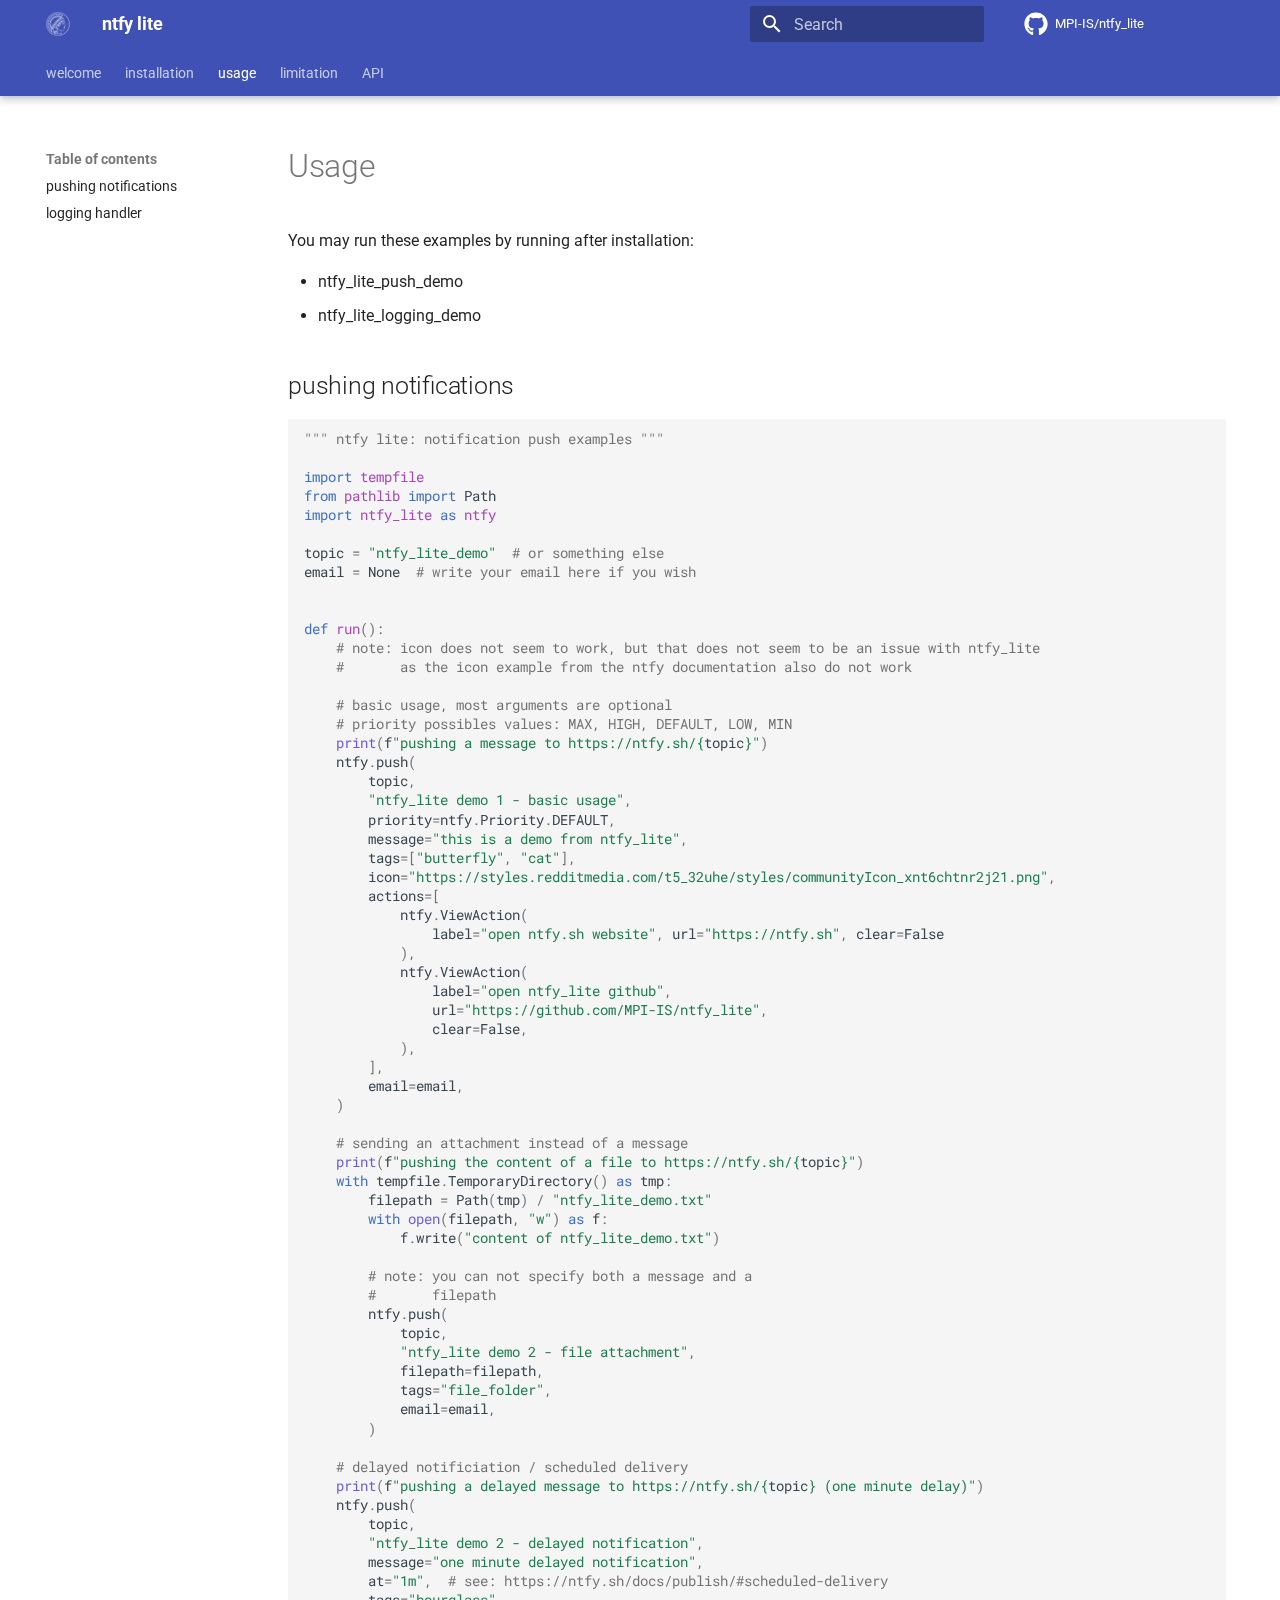
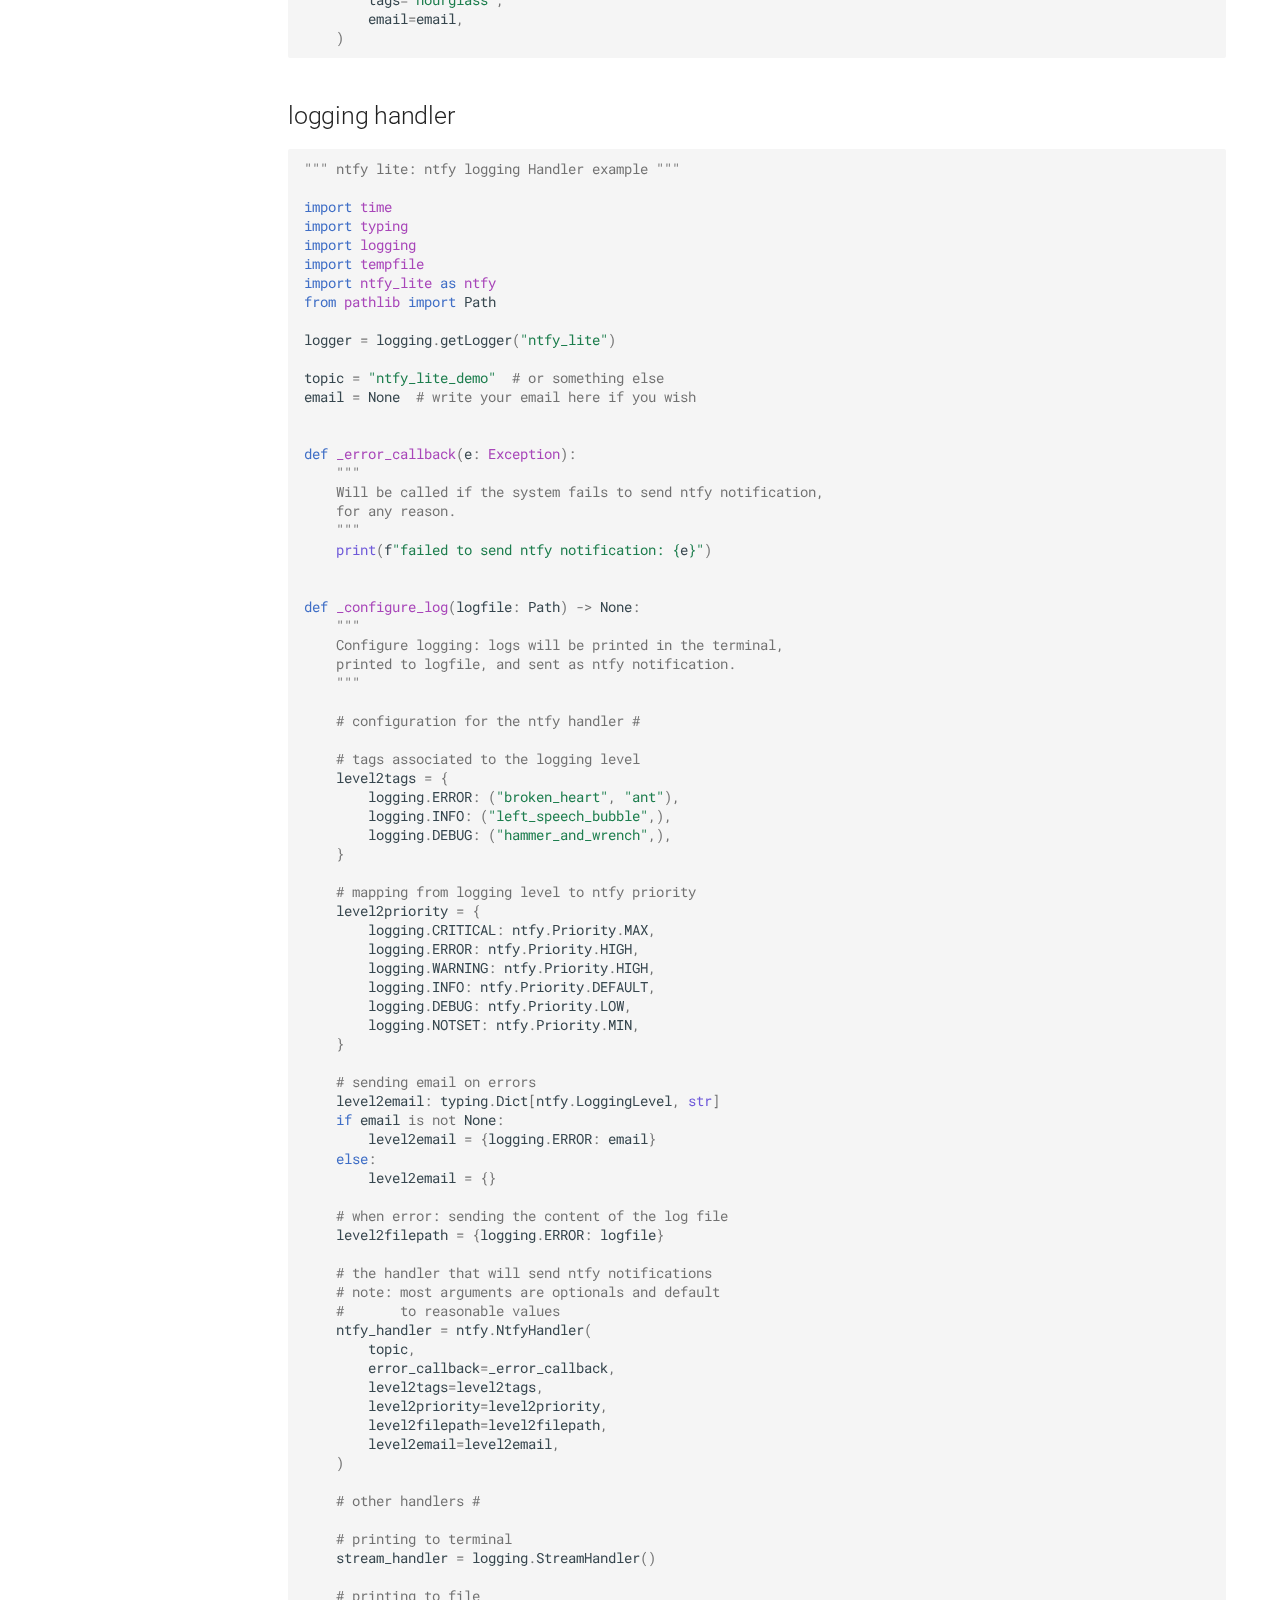
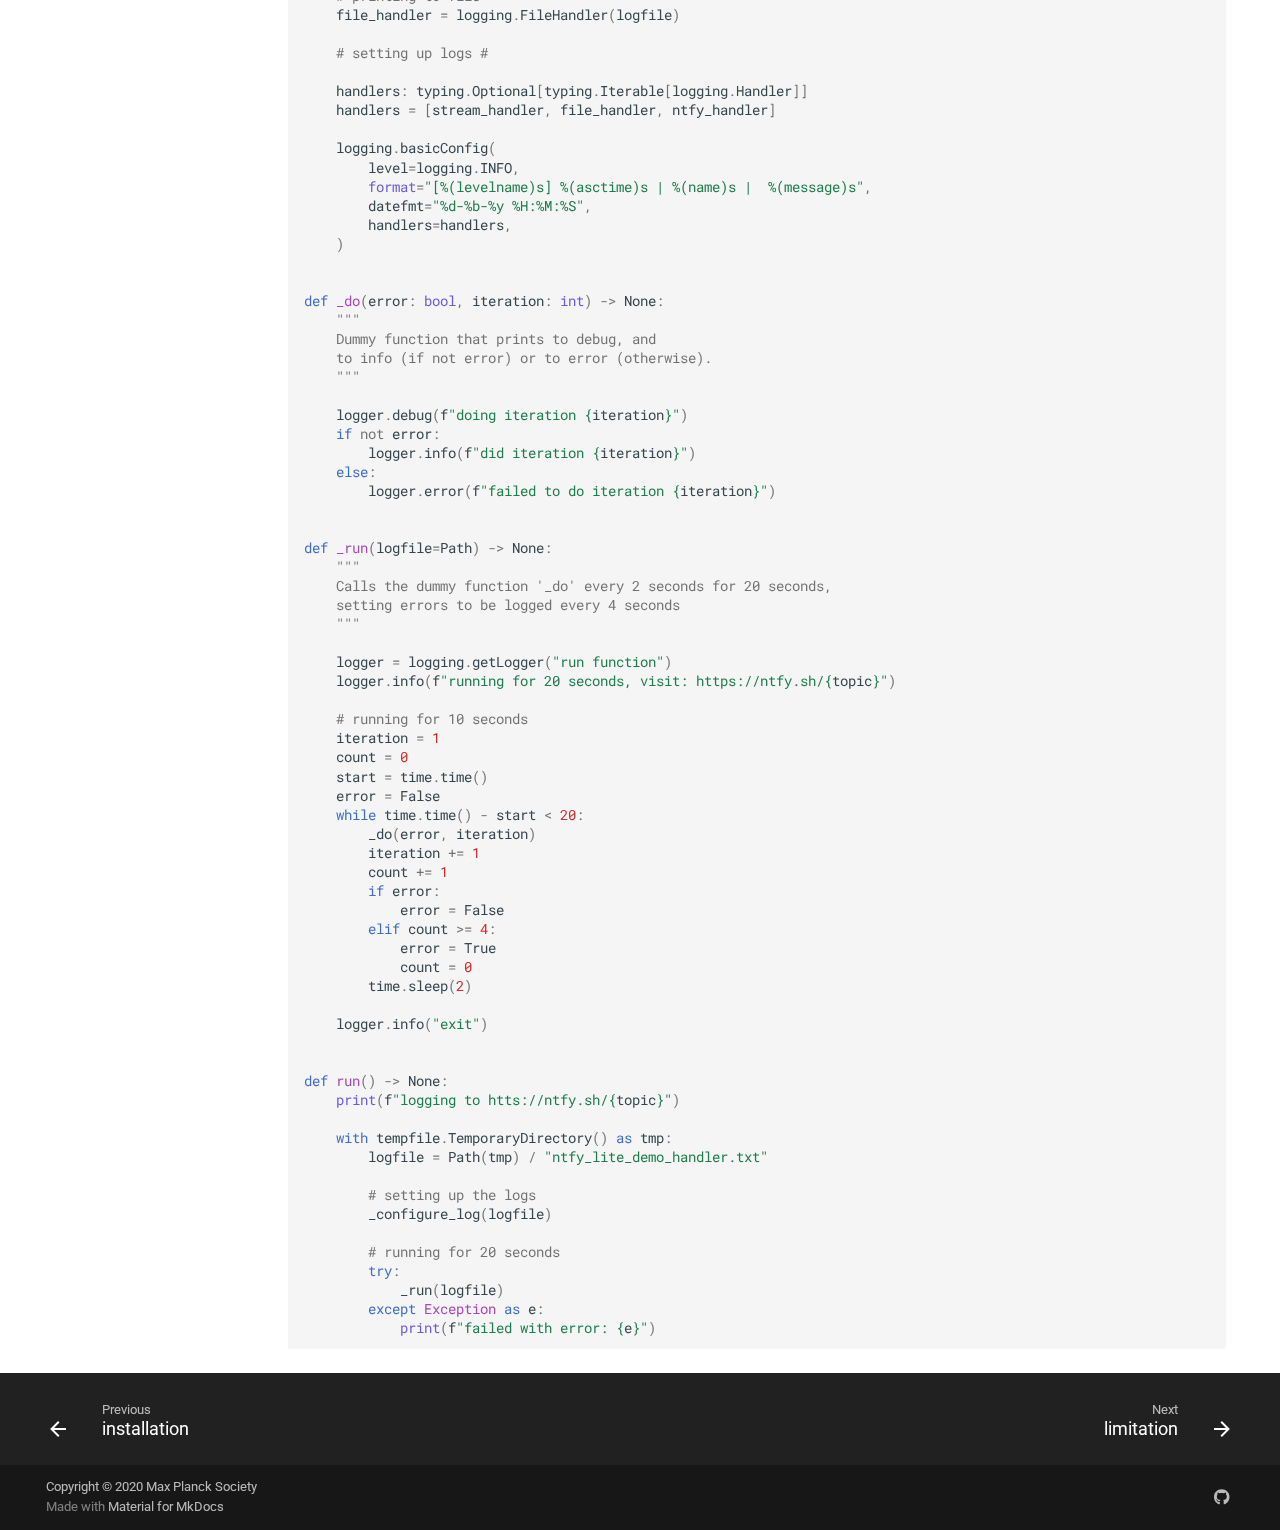
<file: usage/index.html>
<!doctype html>
<html lang="en" class="no-js">
  <head>
    
      <meta charset="utf-8">
      <meta name="viewport" content="width=device-width,initial-scale=1">
      
      
      
      
        <link rel="prev" href="../installation/">
      
      
        <link rel="next" href="../limitation/">
      
      
      <link rel="icon" href="../assets/images/favicon.png">
      <meta name="generator" content="mkdocs-1.5.3, mkdocs-material-9.5.17">
    
    
      
        <title>usage - ntfy lite</title>
      
    
    
      <link rel="stylesheet" href="../assets/stylesheets/main.bcfcd587.min.css">
      
        
        <link rel="stylesheet" href="../assets/stylesheets/palette.06af60db.min.css">
      
      


    
    
      
    
    
      
        
        
        <link rel="preconnect" href="https://fonts.gstatic.com" crossorigin>
        <link rel="stylesheet" href="https://fonts.googleapis.com/css?family=Roboto:300,300i,400,400i,700,700i%7CRoboto+Mono:400,400i,700,700i&display=fallback">
        <style>:root{--md-text-font:"Roboto";--md-code-font:"Roboto Mono"}</style>
      
    
    
      <link rel="stylesheet" href="../assets/_mkdocstrings.css">
    
      <link rel="stylesheet" href="../stylesheets/extra.css">
    
    <script>__md_scope=new URL("..",location),__md_hash=e=>[...e].reduce((e,_)=>(e<<5)-e+_.charCodeAt(0),0),__md_get=(e,_=localStorage,t=__md_scope)=>JSON.parse(_.getItem(t.pathname+"."+e)),__md_set=(e,_,t=localStorage,a=__md_scope)=>{try{t.setItem(a.pathname+"."+e,JSON.stringify(_))}catch(e){}}</script>
    
      

    
    
    
  </head>
  
  
    
    
    
    
    
    <body dir="ltr" data-md-color-scheme="default" data-md-color-primary="indigo" data-md-color-accent="indigo">
  
    
    <input class="md-toggle" data-md-toggle="drawer" type="checkbox" id="__drawer" autocomplete="off">
    <input class="md-toggle" data-md-toggle="search" type="checkbox" id="__search" autocomplete="off">
    <label class="md-overlay" for="__drawer"></label>
    <div data-md-component="skip">
      
        
        <a href="#usage" class="md-skip">
          Skip to content
        </a>
      
    </div>
    <div data-md-component="announce">
      
    </div>
    
    
      

  

<header class="md-header md-header--shadow md-header--lifted" data-md-component="header">
  <nav class="md-header__inner md-grid" aria-label="Header">
    <a href=".." title="ntfy lite" class="md-header__button md-logo" aria-label="ntfy lite" data-md-component="logo">
      
  <img src="../assets/mpi-is.png" alt="logo">

    </a>
    <label class="md-header__button md-icon" for="__drawer">
      
      <svg xmlns="http://www.w3.org/2000/svg" viewBox="0 0 24 24"><path d="M3 6h18v2H3V6m0 5h18v2H3v-2m0 5h18v2H3v-2Z"/></svg>
    </label>
    <div class="md-header__title" data-md-component="header-title">
      <div class="md-header__ellipsis">
        <div class="md-header__topic">
          <span class="md-ellipsis">
            ntfy lite
          </span>
        </div>
        <div class="md-header__topic" data-md-component="header-topic">
          <span class="md-ellipsis">
            
              usage
            
          </span>
        </div>
      </div>
    </div>
    
      
    
    
    
    
      <label class="md-header__button md-icon" for="__search">
        
        <svg xmlns="http://www.w3.org/2000/svg" viewBox="0 0 24 24"><path d="M9.5 3A6.5 6.5 0 0 1 16 9.5c0 1.61-.59 3.09-1.56 4.23l.27.27h.79l5 5-1.5 1.5-5-5v-.79l-.27-.27A6.516 6.516 0 0 1 9.5 16 6.5 6.5 0 0 1 3 9.5 6.5 6.5 0 0 1 9.5 3m0 2C7 5 5 7 5 9.5S7 14 9.5 14 14 12 14 9.5 12 5 9.5 5Z"/></svg>
      </label>
      <div class="md-search" data-md-component="search" role="dialog">
  <label class="md-search__overlay" for="__search"></label>
  <div class="md-search__inner" role="search">
    <form class="md-search__form" name="search">
      <input type="text" class="md-search__input" name="query" aria-label="Search" placeholder="Search" autocapitalize="off" autocorrect="off" autocomplete="off" spellcheck="false" data-md-component="search-query" required>
      <label class="md-search__icon md-icon" for="__search">
        
        <svg xmlns="http://www.w3.org/2000/svg" viewBox="0 0 24 24"><path d="M9.5 3A6.5 6.5 0 0 1 16 9.5c0 1.61-.59 3.09-1.56 4.23l.27.27h.79l5 5-1.5 1.5-5-5v-.79l-.27-.27A6.516 6.516 0 0 1 9.5 16 6.5 6.5 0 0 1 3 9.5 6.5 6.5 0 0 1 9.5 3m0 2C7 5 5 7 5 9.5S7 14 9.5 14 14 12 14 9.5 12 5 9.5 5Z"/></svg>
        
        <svg xmlns="http://www.w3.org/2000/svg" viewBox="0 0 24 24"><path d="M20 11v2H8l5.5 5.5-1.42 1.42L4.16 12l7.92-7.92L13.5 5.5 8 11h12Z"/></svg>
      </label>
      <nav class="md-search__options" aria-label="Search">
        
        <button type="reset" class="md-search__icon md-icon" title="Clear" aria-label="Clear" tabindex="-1">
          
          <svg xmlns="http://www.w3.org/2000/svg" viewBox="0 0 24 24"><path d="M19 6.41 17.59 5 12 10.59 6.41 5 5 6.41 10.59 12 5 17.59 6.41 19 12 13.41 17.59 19 19 17.59 13.41 12 19 6.41Z"/></svg>
        </button>
      </nav>
      
    </form>
    <div class="md-search__output">
      <div class="md-search__scrollwrap" data-md-scrollfix>
        <div class="md-search-result" data-md-component="search-result">
          <div class="md-search-result__meta">
            Initializing search
          </div>
          <ol class="md-search-result__list" role="presentation"></ol>
        </div>
      </div>
    </div>
  </div>
</div>
    
    
      <div class="md-header__source">
        <a href="https://github.com/MPI-IS/ntfy_lite" title="Go to repository" class="md-source" data-md-component="source">
  <div class="md-source__icon md-icon">
    
    <svg xmlns="http://www.w3.org/2000/svg" viewBox="0 0 496 512"><!--! Font Awesome Free 6.5.1 by @fontawesome - https://fontawesome.com License - https://fontawesome.com/license/free (Icons: CC BY 4.0, Fonts: SIL OFL 1.1, Code: MIT License) Copyright 2023 Fonticons, Inc.--><path d="M165.9 397.4c0 2-2.3 3.6-5.2 3.6-3.3.3-5.6-1.3-5.6-3.6 0-2 2.3-3.6 5.2-3.6 3-.3 5.6 1.3 5.6 3.6zm-31.1-4.5c-.7 2 1.3 4.3 4.3 4.9 2.6 1 5.6 0 6.2-2s-1.3-4.3-4.3-5.2c-2.6-.7-5.5.3-6.2 2.3zm44.2-1.7c-2.9.7-4.9 2.6-4.6 4.9.3 2 2.9 3.3 5.9 2.6 2.9-.7 4.9-2.6 4.6-4.6-.3-1.9-3-3.2-5.9-2.9zM244.8 8C106.1 8 0 113.3 0 252c0 110.9 69.8 205.8 169.5 239.2 12.8 2.3 17.3-5.6 17.3-12.1 0-6.2-.3-40.4-.3-61.4 0 0-70 15-84.7-29.8 0 0-11.4-29.1-27.8-36.6 0 0-22.9-15.7 1.6-15.4 0 0 24.9 2 38.6 25.8 21.9 38.6 58.6 27.5 72.9 20.9 2.3-16 8.8-27.1 16-33.7-55.9-6.2-112.3-14.3-112.3-110.5 0-27.5 7.6-41.3 23.6-58.9-2.6-6.5-11.1-33.3 2.6-67.9 20.9-6.5 69 27 69 27 20-5.6 41.5-8.5 62.8-8.5s42.8 2.9 62.8 8.5c0 0 48.1-33.6 69-27 13.7 34.7 5.2 61.4 2.6 67.9 16 17.7 25.8 31.5 25.8 58.9 0 96.5-58.9 104.2-114.8 110.5 9.2 7.9 17 22.9 17 46.4 0 33.7-.3 75.4-.3 83.6 0 6.5 4.6 14.4 17.3 12.1C428.2 457.8 496 362.9 496 252 496 113.3 383.5 8 244.8 8zM97.2 352.9c-1.3 1-1 3.3.7 5.2 1.6 1.6 3.9 2.3 5.2 1 1.3-1 1-3.3-.7-5.2-1.6-1.6-3.9-2.3-5.2-1zm-10.8-8.1c-.7 1.3.3 2.9 2.3 3.9 1.6 1 3.6.7 4.3-.7.7-1.3-.3-2.9-2.3-3.9-2-.6-3.6-.3-4.3.7zm32.4 35.6c-1.6 1.3-1 4.3 1.3 6.2 2.3 2.3 5.2 2.6 6.5 1 1.3-1.3.7-4.3-1.3-6.2-2.2-2.3-5.2-2.6-6.5-1zm-11.4-14.7c-1.6 1-1.6 3.6 0 5.9 1.6 2.3 4.3 3.3 5.6 2.3 1.6-1.3 1.6-3.9 0-6.2-1.4-2.3-4-3.3-5.6-2z"/></svg>
  </div>
  <div class="md-source__repository">
    MPI-IS/ntfy_lite
  </div>
</a>
      </div>
    
  </nav>
  
    
      
<nav class="md-tabs" aria-label="Tabs" data-md-component="tabs">
  <div class="md-grid">
    <ul class="md-tabs__list">
      
        
  
  
  
    <li class="md-tabs__item">
      <a href=".." class="md-tabs__link">
        
  
    
  
  welcome

      </a>
    </li>
  

      
        
  
  
  
    <li class="md-tabs__item">
      <a href="../installation/" class="md-tabs__link">
        
  
    
  
  installation

      </a>
    </li>
  

      
        
  
  
    
  
  
    <li class="md-tabs__item md-tabs__item--active">
      <a href="./" class="md-tabs__link">
        
  
    
  
  usage

      </a>
    </li>
  

      
        
  
  
  
    <li class="md-tabs__item">
      <a href="../limitation/" class="md-tabs__link">
        
  
    
  
  limitation

      </a>
    </li>
  

      
        
  
  
  
    <li class="md-tabs__item">
      <a href="../references/" class="md-tabs__link">
        
  
    
  
  API

      </a>
    </li>
  

      
    </ul>
  </div>
</nav>
    
  
</header>
    
    <div class="md-container" data-md-component="container">
      
      
        
      
      <main class="md-main" data-md-component="main">
        <div class="md-main__inner md-grid">
          
            
              
                
              
              <div class="md-sidebar md-sidebar--primary" data-md-component="sidebar" data-md-type="navigation" hidden>
                <div class="md-sidebar__scrollwrap">
                  <div class="md-sidebar__inner">
                    


  


<nav class="md-nav md-nav--primary md-nav--lifted" aria-label="Navigation" data-md-level="0">
  <label class="md-nav__title" for="__drawer">
    <a href=".." title="ntfy lite" class="md-nav__button md-logo" aria-label="ntfy lite" data-md-component="logo">
      
  <img src="../assets/mpi-is.png" alt="logo">

    </a>
    ntfy lite
  </label>
  
    <div class="md-nav__source">
      <a href="https://github.com/MPI-IS/ntfy_lite" title="Go to repository" class="md-source" data-md-component="source">
  <div class="md-source__icon md-icon">
    
    <svg xmlns="http://www.w3.org/2000/svg" viewBox="0 0 496 512"><!--! Font Awesome Free 6.5.1 by @fontawesome - https://fontawesome.com License - https://fontawesome.com/license/free (Icons: CC BY 4.0, Fonts: SIL OFL 1.1, Code: MIT License) Copyright 2023 Fonticons, Inc.--><path d="M165.9 397.4c0 2-2.3 3.6-5.2 3.6-3.3.3-5.6-1.3-5.6-3.6 0-2 2.3-3.6 5.2-3.6 3-.3 5.6 1.3 5.6 3.6zm-31.1-4.5c-.7 2 1.3 4.3 4.3 4.9 2.6 1 5.6 0 6.2-2s-1.3-4.3-4.3-5.2c-2.6-.7-5.5.3-6.2 2.3zm44.2-1.7c-2.9.7-4.9 2.6-4.6 4.9.3 2 2.9 3.3 5.9 2.6 2.9-.7 4.9-2.6 4.6-4.6-.3-1.9-3-3.2-5.9-2.9zM244.8 8C106.1 8 0 113.3 0 252c0 110.9 69.8 205.8 169.5 239.2 12.8 2.3 17.3-5.6 17.3-12.1 0-6.2-.3-40.4-.3-61.4 0 0-70 15-84.7-29.8 0 0-11.4-29.1-27.8-36.6 0 0-22.9-15.7 1.6-15.4 0 0 24.9 2 38.6 25.8 21.9 38.6 58.6 27.5 72.9 20.9 2.3-16 8.8-27.1 16-33.7-55.9-6.2-112.3-14.3-112.3-110.5 0-27.5 7.6-41.3 23.6-58.9-2.6-6.5-11.1-33.3 2.6-67.9 20.9-6.5 69 27 69 27 20-5.6 41.5-8.5 62.8-8.5s42.8 2.9 62.8 8.5c0 0 48.1-33.6 69-27 13.7 34.7 5.2 61.4 2.6 67.9 16 17.7 25.8 31.5 25.8 58.9 0 96.5-58.9 104.2-114.8 110.5 9.2 7.9 17 22.9 17 46.4 0 33.7-.3 75.4-.3 83.6 0 6.5 4.6 14.4 17.3 12.1C428.2 457.8 496 362.9 496 252 496 113.3 383.5 8 244.8 8zM97.2 352.9c-1.3 1-1 3.3.7 5.2 1.6 1.6 3.9 2.3 5.2 1 1.3-1 1-3.3-.7-5.2-1.6-1.6-3.9-2.3-5.2-1zm-10.8-8.1c-.7 1.3.3 2.9 2.3 3.9 1.6 1 3.6.7 4.3-.7.7-1.3-.3-2.9-2.3-3.9-2-.6-3.6-.3-4.3.7zm32.4 35.6c-1.6 1.3-1 4.3 1.3 6.2 2.3 2.3 5.2 2.6 6.5 1 1.3-1.3.7-4.3-1.3-6.2-2.2-2.3-5.2-2.6-6.5-1zm-11.4-14.7c-1.6 1-1.6 3.6 0 5.9 1.6 2.3 4.3 3.3 5.6 2.3 1.6-1.3 1.6-3.9 0-6.2-1.4-2.3-4-3.3-5.6-2z"/></svg>
  </div>
  <div class="md-source__repository">
    MPI-IS/ntfy_lite
  </div>
</a>
    </div>
  
  <ul class="md-nav__list" data-md-scrollfix>
    
      
      
  
  
  
  
    <li class="md-nav__item">
      <a href=".." class="md-nav__link">
        
  
  <span class="md-ellipsis">
    welcome
  </span>
  

      </a>
    </li>
  

    
      
      
  
  
  
  
    <li class="md-nav__item">
      <a href="../installation/" class="md-nav__link">
        
  
  <span class="md-ellipsis">
    installation
  </span>
  

      </a>
    </li>
  

    
      
      
  
  
    
  
  
  
    <li class="md-nav__item md-nav__item--active">
      
      <input class="md-nav__toggle md-toggle" type="checkbox" id="__toc">
      
      
        
      
      
        <label class="md-nav__link md-nav__link--active" for="__toc">
          
  
  <span class="md-ellipsis">
    usage
  </span>
  

          <span class="md-nav__icon md-icon"></span>
        </label>
      
      <a href="./" class="md-nav__link md-nav__link--active">
        
  
  <span class="md-ellipsis">
    usage
  </span>
  

      </a>
      
        

<nav class="md-nav md-nav--secondary" aria-label="Table of contents">
  
  
  
    
  
  
    <label class="md-nav__title" for="__toc">
      <span class="md-nav__icon md-icon"></span>
      Table of contents
    </label>
    <ul class="md-nav__list" data-md-component="toc" data-md-scrollfix>
      
        <li class="md-nav__item">
  <a href="#pushing-notifications" class="md-nav__link">
    <span class="md-ellipsis">
      pushing notifications
    </span>
  </a>
  
</li>
      
        <li class="md-nav__item">
  <a href="#logging-handler" class="md-nav__link">
    <span class="md-ellipsis">
      logging handler
    </span>
  </a>
  
</li>
      
    </ul>
  
</nav>
      
    </li>
  

    
      
      
  
  
  
  
    <li class="md-nav__item">
      <a href="../limitation/" class="md-nav__link">
        
  
  <span class="md-ellipsis">
    limitation
  </span>
  

      </a>
    </li>
  

    
      
      
  
  
  
  
    <li class="md-nav__item">
      <a href="../references/" class="md-nav__link">
        
  
  <span class="md-ellipsis">
    API
  </span>
  

      </a>
    </li>
  

    
  </ul>
</nav>
                  </div>
                </div>
              </div>
            
            
              
                
              
              <div class="md-sidebar md-sidebar--secondary" data-md-component="sidebar" data-md-type="toc" >
                <div class="md-sidebar__scrollwrap">
                  <div class="md-sidebar__inner">
                    

<nav class="md-nav md-nav--secondary" aria-label="Table of contents">
  
  
  
    
  
  
    <label class="md-nav__title" for="__toc">
      <span class="md-nav__icon md-icon"></span>
      Table of contents
    </label>
    <ul class="md-nav__list" data-md-component="toc" data-md-scrollfix>
      
        <li class="md-nav__item">
  <a href="#pushing-notifications" class="md-nav__link">
    <span class="md-ellipsis">
      pushing notifications
    </span>
  </a>
  
</li>
      
        <li class="md-nav__item">
  <a href="#logging-handler" class="md-nav__link">
    <span class="md-ellipsis">
      logging handler
    </span>
  </a>
  
</li>
      
    </ul>
  
</nav>
                  </div>
                </div>
              </div>
            
          
          
            <div class="md-content" data-md-component="content">
              <article class="md-content__inner md-typeset">
                
                  

  
  


<h1 id="usage">Usage</h1>
<p>You may run these examples by running after installation:</p>
<ul>
<li>ntfy_lite_push_demo</li>
<li>ntfy_lite_logging_demo</li>
</ul>
<h2 id="pushing-notifications">pushing notifications</h2>
<div class="language-py highlight"><pre><span></span><code><span id="__span-0-1"><a id="__codelineno-0-1" name="__codelineno-0-1" href="#__codelineno-0-1"></a><span class="sd">&quot;&quot;&quot; ntfy lite: notification push examples &quot;&quot;&quot;</span>
</span><span id="__span-0-2"><a id="__codelineno-0-2" name="__codelineno-0-2" href="#__codelineno-0-2"></a>
</span><span id="__span-0-3"><a id="__codelineno-0-3" name="__codelineno-0-3" href="#__codelineno-0-3"></a><span class="kn">import</span> <span class="nn">tempfile</span>
</span><span id="__span-0-4"><a id="__codelineno-0-4" name="__codelineno-0-4" href="#__codelineno-0-4"></a><span class="kn">from</span> <span class="nn">pathlib</span> <span class="kn">import</span> <span class="n">Path</span>
</span><span id="__span-0-5"><a id="__codelineno-0-5" name="__codelineno-0-5" href="#__codelineno-0-5"></a><span class="kn">import</span> <span class="nn">ntfy_lite</span> <span class="k">as</span> <span class="nn">ntfy</span>
</span><span id="__span-0-6"><a id="__codelineno-0-6" name="__codelineno-0-6" href="#__codelineno-0-6"></a>
</span><span id="__span-0-7"><a id="__codelineno-0-7" name="__codelineno-0-7" href="#__codelineno-0-7"></a><span class="n">topic</span> <span class="o">=</span> <span class="s2">&quot;ntfy_lite_demo&quot;</span>  <span class="c1"># or something else</span>
</span><span id="__span-0-8"><a id="__codelineno-0-8" name="__codelineno-0-8" href="#__codelineno-0-8"></a><span class="n">email</span> <span class="o">=</span> <span class="kc">None</span>  <span class="c1"># write your email here if you wish</span>
</span><span id="__span-0-9"><a id="__codelineno-0-9" name="__codelineno-0-9" href="#__codelineno-0-9"></a>
</span><span id="__span-0-10"><a id="__codelineno-0-10" name="__codelineno-0-10" href="#__codelineno-0-10"></a>
</span><span id="__span-0-11"><a id="__codelineno-0-11" name="__codelineno-0-11" href="#__codelineno-0-11"></a><span class="k">def</span> <span class="nf">run</span><span class="p">():</span>
</span><span id="__span-0-12"><a id="__codelineno-0-12" name="__codelineno-0-12" href="#__codelineno-0-12"></a>    <span class="c1"># note: icon does not seem to work, but that does not seem to be an issue with ntfy_lite</span>
</span><span id="__span-0-13"><a id="__codelineno-0-13" name="__codelineno-0-13" href="#__codelineno-0-13"></a>    <span class="c1">#       as the icon example from the ntfy documentation also do not work</span>
</span><span id="__span-0-14"><a id="__codelineno-0-14" name="__codelineno-0-14" href="#__codelineno-0-14"></a>
</span><span id="__span-0-15"><a id="__codelineno-0-15" name="__codelineno-0-15" href="#__codelineno-0-15"></a>    <span class="c1"># basic usage, most arguments are optional</span>
</span><span id="__span-0-16"><a id="__codelineno-0-16" name="__codelineno-0-16" href="#__codelineno-0-16"></a>    <span class="c1"># priority possibles values: MAX, HIGH, DEFAULT, LOW, MIN</span>
</span><span id="__span-0-17"><a id="__codelineno-0-17" name="__codelineno-0-17" href="#__codelineno-0-17"></a>    <span class="nb">print</span><span class="p">(</span><span class="sa">f</span><span class="s2">&quot;pushing a message to https://ntfy.sh/</span><span class="si">{</span><span class="n">topic</span><span class="si">}</span><span class="s2">&quot;</span><span class="p">)</span>
</span><span id="__span-0-18"><a id="__codelineno-0-18" name="__codelineno-0-18" href="#__codelineno-0-18"></a>    <span class="n">ntfy</span><span class="o">.</span><span class="n">push</span><span class="p">(</span>
</span><span id="__span-0-19"><a id="__codelineno-0-19" name="__codelineno-0-19" href="#__codelineno-0-19"></a>        <span class="n">topic</span><span class="p">,</span>
</span><span id="__span-0-20"><a id="__codelineno-0-20" name="__codelineno-0-20" href="#__codelineno-0-20"></a>        <span class="s2">&quot;ntfy_lite demo 1 - basic usage&quot;</span><span class="p">,</span>
</span><span id="__span-0-21"><a id="__codelineno-0-21" name="__codelineno-0-21" href="#__codelineno-0-21"></a>        <span class="n">priority</span><span class="o">=</span><span class="n">ntfy</span><span class="o">.</span><span class="n">Priority</span><span class="o">.</span><span class="n">DEFAULT</span><span class="p">,</span>
</span><span id="__span-0-22"><a id="__codelineno-0-22" name="__codelineno-0-22" href="#__codelineno-0-22"></a>        <span class="n">message</span><span class="o">=</span><span class="s2">&quot;this is a demo from ntfy_lite&quot;</span><span class="p">,</span>
</span><span id="__span-0-23"><a id="__codelineno-0-23" name="__codelineno-0-23" href="#__codelineno-0-23"></a>        <span class="n">tags</span><span class="o">=</span><span class="p">[</span><span class="s2">&quot;butterfly&quot;</span><span class="p">,</span> <span class="s2">&quot;cat&quot;</span><span class="p">],</span>
</span><span id="__span-0-24"><a id="__codelineno-0-24" name="__codelineno-0-24" href="#__codelineno-0-24"></a>        <span class="n">icon</span><span class="o">=</span><span class="s2">&quot;https://styles.redditmedia.com/t5_32uhe/styles/communityIcon_xnt6chtnr2j21.png&quot;</span><span class="p">,</span>
</span><span id="__span-0-25"><a id="__codelineno-0-25" name="__codelineno-0-25" href="#__codelineno-0-25"></a>        <span class="n">actions</span><span class="o">=</span><span class="p">[</span>
</span><span id="__span-0-26"><a id="__codelineno-0-26" name="__codelineno-0-26" href="#__codelineno-0-26"></a>            <span class="n">ntfy</span><span class="o">.</span><span class="n">ViewAction</span><span class="p">(</span>
</span><span id="__span-0-27"><a id="__codelineno-0-27" name="__codelineno-0-27" href="#__codelineno-0-27"></a>                <span class="n">label</span><span class="o">=</span><span class="s2">&quot;open ntfy.sh website&quot;</span><span class="p">,</span> <span class="n">url</span><span class="o">=</span><span class="s2">&quot;https://ntfy.sh&quot;</span><span class="p">,</span> <span class="n">clear</span><span class="o">=</span><span class="kc">False</span>
</span><span id="__span-0-28"><a id="__codelineno-0-28" name="__codelineno-0-28" href="#__codelineno-0-28"></a>            <span class="p">),</span>
</span><span id="__span-0-29"><a id="__codelineno-0-29" name="__codelineno-0-29" href="#__codelineno-0-29"></a>            <span class="n">ntfy</span><span class="o">.</span><span class="n">ViewAction</span><span class="p">(</span>
</span><span id="__span-0-30"><a id="__codelineno-0-30" name="__codelineno-0-30" href="#__codelineno-0-30"></a>                <span class="n">label</span><span class="o">=</span><span class="s2">&quot;open ntfy_lite github&quot;</span><span class="p">,</span>
</span><span id="__span-0-31"><a id="__codelineno-0-31" name="__codelineno-0-31" href="#__codelineno-0-31"></a>                <span class="n">url</span><span class="o">=</span><span class="s2">&quot;https://github.com/MPI-IS/ntfy_lite&quot;</span><span class="p">,</span>
</span><span id="__span-0-32"><a id="__codelineno-0-32" name="__codelineno-0-32" href="#__codelineno-0-32"></a>                <span class="n">clear</span><span class="o">=</span><span class="kc">False</span><span class="p">,</span>
</span><span id="__span-0-33"><a id="__codelineno-0-33" name="__codelineno-0-33" href="#__codelineno-0-33"></a>            <span class="p">),</span>
</span><span id="__span-0-34"><a id="__codelineno-0-34" name="__codelineno-0-34" href="#__codelineno-0-34"></a>        <span class="p">],</span>
</span><span id="__span-0-35"><a id="__codelineno-0-35" name="__codelineno-0-35" href="#__codelineno-0-35"></a>        <span class="n">email</span><span class="o">=</span><span class="n">email</span><span class="p">,</span>
</span><span id="__span-0-36"><a id="__codelineno-0-36" name="__codelineno-0-36" href="#__codelineno-0-36"></a>    <span class="p">)</span>
</span><span id="__span-0-37"><a id="__codelineno-0-37" name="__codelineno-0-37" href="#__codelineno-0-37"></a>
</span><span id="__span-0-38"><a id="__codelineno-0-38" name="__codelineno-0-38" href="#__codelineno-0-38"></a>    <span class="c1"># sending an attachment instead of a message</span>
</span><span id="__span-0-39"><a id="__codelineno-0-39" name="__codelineno-0-39" href="#__codelineno-0-39"></a>    <span class="nb">print</span><span class="p">(</span><span class="sa">f</span><span class="s2">&quot;pushing the content of a file to https://ntfy.sh/</span><span class="si">{</span><span class="n">topic</span><span class="si">}</span><span class="s2">&quot;</span><span class="p">)</span>
</span><span id="__span-0-40"><a id="__codelineno-0-40" name="__codelineno-0-40" href="#__codelineno-0-40"></a>    <span class="k">with</span> <span class="n">tempfile</span><span class="o">.</span><span class="n">TemporaryDirectory</span><span class="p">()</span> <span class="k">as</span> <span class="n">tmp</span><span class="p">:</span>
</span><span id="__span-0-41"><a id="__codelineno-0-41" name="__codelineno-0-41" href="#__codelineno-0-41"></a>        <span class="n">filepath</span> <span class="o">=</span> <span class="n">Path</span><span class="p">(</span><span class="n">tmp</span><span class="p">)</span> <span class="o">/</span> <span class="s2">&quot;ntfy_lite_demo.txt&quot;</span>
</span><span id="__span-0-42"><a id="__codelineno-0-42" name="__codelineno-0-42" href="#__codelineno-0-42"></a>        <span class="k">with</span> <span class="nb">open</span><span class="p">(</span><span class="n">filepath</span><span class="p">,</span> <span class="s2">&quot;w&quot;</span><span class="p">)</span> <span class="k">as</span> <span class="n">f</span><span class="p">:</span>
</span><span id="__span-0-43"><a id="__codelineno-0-43" name="__codelineno-0-43" href="#__codelineno-0-43"></a>            <span class="n">f</span><span class="o">.</span><span class="n">write</span><span class="p">(</span><span class="s2">&quot;content of ntfy_lite_demo.txt&quot;</span><span class="p">)</span>
</span><span id="__span-0-44"><a id="__codelineno-0-44" name="__codelineno-0-44" href="#__codelineno-0-44"></a>
</span><span id="__span-0-45"><a id="__codelineno-0-45" name="__codelineno-0-45" href="#__codelineno-0-45"></a>        <span class="c1"># note: you can not specify both a message and a</span>
</span><span id="__span-0-46"><a id="__codelineno-0-46" name="__codelineno-0-46" href="#__codelineno-0-46"></a>        <span class="c1">#       filepath</span>
</span><span id="__span-0-47"><a id="__codelineno-0-47" name="__codelineno-0-47" href="#__codelineno-0-47"></a>        <span class="n">ntfy</span><span class="o">.</span><span class="n">push</span><span class="p">(</span>
</span><span id="__span-0-48"><a id="__codelineno-0-48" name="__codelineno-0-48" href="#__codelineno-0-48"></a>            <span class="n">topic</span><span class="p">,</span>
</span><span id="__span-0-49"><a id="__codelineno-0-49" name="__codelineno-0-49" href="#__codelineno-0-49"></a>            <span class="s2">&quot;ntfy_lite demo 2 - file attachment&quot;</span><span class="p">,</span>
</span><span id="__span-0-50"><a id="__codelineno-0-50" name="__codelineno-0-50" href="#__codelineno-0-50"></a>            <span class="n">filepath</span><span class="o">=</span><span class="n">filepath</span><span class="p">,</span>
</span><span id="__span-0-51"><a id="__codelineno-0-51" name="__codelineno-0-51" href="#__codelineno-0-51"></a>            <span class="n">tags</span><span class="o">=</span><span class="s2">&quot;file_folder&quot;</span><span class="p">,</span>
</span><span id="__span-0-52"><a id="__codelineno-0-52" name="__codelineno-0-52" href="#__codelineno-0-52"></a>            <span class="n">email</span><span class="o">=</span><span class="n">email</span><span class="p">,</span>
</span><span id="__span-0-53"><a id="__codelineno-0-53" name="__codelineno-0-53" href="#__codelineno-0-53"></a>        <span class="p">)</span>
</span><span id="__span-0-54"><a id="__codelineno-0-54" name="__codelineno-0-54" href="#__codelineno-0-54"></a>
</span><span id="__span-0-55"><a id="__codelineno-0-55" name="__codelineno-0-55" href="#__codelineno-0-55"></a>    <span class="c1"># delayed notificiation / scheduled delivery</span>
</span><span id="__span-0-56"><a id="__codelineno-0-56" name="__codelineno-0-56" href="#__codelineno-0-56"></a>    <span class="nb">print</span><span class="p">(</span><span class="sa">f</span><span class="s2">&quot;pushing a delayed message to https://ntfy.sh/</span><span class="si">{</span><span class="n">topic</span><span class="si">}</span><span class="s2"> (one minute delay)&quot;</span><span class="p">)</span>
</span><span id="__span-0-57"><a id="__codelineno-0-57" name="__codelineno-0-57" href="#__codelineno-0-57"></a>    <span class="n">ntfy</span><span class="o">.</span><span class="n">push</span><span class="p">(</span>
</span><span id="__span-0-58"><a id="__codelineno-0-58" name="__codelineno-0-58" href="#__codelineno-0-58"></a>        <span class="n">topic</span><span class="p">,</span>
</span><span id="__span-0-59"><a id="__codelineno-0-59" name="__codelineno-0-59" href="#__codelineno-0-59"></a>        <span class="s2">&quot;ntfy_lite demo 2 - delayed notification&quot;</span><span class="p">,</span>
</span><span id="__span-0-60"><a id="__codelineno-0-60" name="__codelineno-0-60" href="#__codelineno-0-60"></a>        <span class="n">message</span><span class="o">=</span><span class="s2">&quot;one minute delayed notification&quot;</span><span class="p">,</span>
</span><span id="__span-0-61"><a id="__codelineno-0-61" name="__codelineno-0-61" href="#__codelineno-0-61"></a>        <span class="n">at</span><span class="o">=</span><span class="s2">&quot;1m&quot;</span><span class="p">,</span>  <span class="c1"># see: https://ntfy.sh/docs/publish/#scheduled-delivery</span>
</span><span id="__span-0-62"><a id="__codelineno-0-62" name="__codelineno-0-62" href="#__codelineno-0-62"></a>        <span class="n">tags</span><span class="o">=</span><span class="s2">&quot;hourglass&quot;</span><span class="p">,</span>
</span><span id="__span-0-63"><a id="__codelineno-0-63" name="__codelineno-0-63" href="#__codelineno-0-63"></a>        <span class="n">email</span><span class="o">=</span><span class="n">email</span><span class="p">,</span>
</span><span id="__span-0-64"><a id="__codelineno-0-64" name="__codelineno-0-64" href="#__codelineno-0-64"></a>    <span class="p">)</span>
</span></code></pre></div>
<h2 id="logging-handler">logging handler</h2>
<div class="language-py highlight"><pre><span></span><code><span id="__span-1-1"><a id="__codelineno-1-1" name="__codelineno-1-1" href="#__codelineno-1-1"></a><span class="sd">&quot;&quot;&quot; ntfy lite: ntfy logging Handler example &quot;&quot;&quot;</span>
</span><span id="__span-1-2"><a id="__codelineno-1-2" name="__codelineno-1-2" href="#__codelineno-1-2"></a>
</span><span id="__span-1-3"><a id="__codelineno-1-3" name="__codelineno-1-3" href="#__codelineno-1-3"></a><span class="kn">import</span> <span class="nn">time</span>
</span><span id="__span-1-4"><a id="__codelineno-1-4" name="__codelineno-1-4" href="#__codelineno-1-4"></a><span class="kn">import</span> <span class="nn">typing</span>
</span><span id="__span-1-5"><a id="__codelineno-1-5" name="__codelineno-1-5" href="#__codelineno-1-5"></a><span class="kn">import</span> <span class="nn">logging</span>
</span><span id="__span-1-6"><a id="__codelineno-1-6" name="__codelineno-1-6" href="#__codelineno-1-6"></a><span class="kn">import</span> <span class="nn">tempfile</span>
</span><span id="__span-1-7"><a id="__codelineno-1-7" name="__codelineno-1-7" href="#__codelineno-1-7"></a><span class="kn">import</span> <span class="nn">ntfy_lite</span> <span class="k">as</span> <span class="nn">ntfy</span>
</span><span id="__span-1-8"><a id="__codelineno-1-8" name="__codelineno-1-8" href="#__codelineno-1-8"></a><span class="kn">from</span> <span class="nn">pathlib</span> <span class="kn">import</span> <span class="n">Path</span>
</span><span id="__span-1-9"><a id="__codelineno-1-9" name="__codelineno-1-9" href="#__codelineno-1-9"></a>
</span><span id="__span-1-10"><a id="__codelineno-1-10" name="__codelineno-1-10" href="#__codelineno-1-10"></a><span class="n">logger</span> <span class="o">=</span> <span class="n">logging</span><span class="o">.</span><span class="n">getLogger</span><span class="p">(</span><span class="s2">&quot;ntfy_lite&quot;</span><span class="p">)</span>
</span><span id="__span-1-11"><a id="__codelineno-1-11" name="__codelineno-1-11" href="#__codelineno-1-11"></a>
</span><span id="__span-1-12"><a id="__codelineno-1-12" name="__codelineno-1-12" href="#__codelineno-1-12"></a><span class="n">topic</span> <span class="o">=</span> <span class="s2">&quot;ntfy_lite_demo&quot;</span>  <span class="c1"># or something else</span>
</span><span id="__span-1-13"><a id="__codelineno-1-13" name="__codelineno-1-13" href="#__codelineno-1-13"></a><span class="n">email</span> <span class="o">=</span> <span class="kc">None</span>  <span class="c1"># write your email here if you wish</span>
</span><span id="__span-1-14"><a id="__codelineno-1-14" name="__codelineno-1-14" href="#__codelineno-1-14"></a>
</span><span id="__span-1-15"><a id="__codelineno-1-15" name="__codelineno-1-15" href="#__codelineno-1-15"></a>
</span><span id="__span-1-16"><a id="__codelineno-1-16" name="__codelineno-1-16" href="#__codelineno-1-16"></a><span class="k">def</span> <span class="nf">_error_callback</span><span class="p">(</span><span class="n">e</span><span class="p">:</span> <span class="ne">Exception</span><span class="p">):</span>
</span><span id="__span-1-17"><a id="__codelineno-1-17" name="__codelineno-1-17" href="#__codelineno-1-17"></a><span class="w">    </span><span class="sd">&quot;&quot;&quot;</span>
</span><span id="__span-1-18"><a id="__codelineno-1-18" name="__codelineno-1-18" href="#__codelineno-1-18"></a><span class="sd">    Will be called if the system fails to send ntfy notification,</span>
</span><span id="__span-1-19"><a id="__codelineno-1-19" name="__codelineno-1-19" href="#__codelineno-1-19"></a><span class="sd">    for any reason.</span>
</span><span id="__span-1-20"><a id="__codelineno-1-20" name="__codelineno-1-20" href="#__codelineno-1-20"></a><span class="sd">    &quot;&quot;&quot;</span>
</span><span id="__span-1-21"><a id="__codelineno-1-21" name="__codelineno-1-21" href="#__codelineno-1-21"></a>    <span class="nb">print</span><span class="p">(</span><span class="sa">f</span><span class="s2">&quot;failed to send ntfy notification: </span><span class="si">{</span><span class="n">e</span><span class="si">}</span><span class="s2">&quot;</span><span class="p">)</span>
</span><span id="__span-1-22"><a id="__codelineno-1-22" name="__codelineno-1-22" href="#__codelineno-1-22"></a>
</span><span id="__span-1-23"><a id="__codelineno-1-23" name="__codelineno-1-23" href="#__codelineno-1-23"></a>
</span><span id="__span-1-24"><a id="__codelineno-1-24" name="__codelineno-1-24" href="#__codelineno-1-24"></a><span class="k">def</span> <span class="nf">_configure_log</span><span class="p">(</span><span class="n">logfile</span><span class="p">:</span> <span class="n">Path</span><span class="p">)</span> <span class="o">-&gt;</span> <span class="kc">None</span><span class="p">:</span>
</span><span id="__span-1-25"><a id="__codelineno-1-25" name="__codelineno-1-25" href="#__codelineno-1-25"></a><span class="w">    </span><span class="sd">&quot;&quot;&quot;</span>
</span><span id="__span-1-26"><a id="__codelineno-1-26" name="__codelineno-1-26" href="#__codelineno-1-26"></a><span class="sd">    Configure logging: logs will be printed in the terminal,</span>
</span><span id="__span-1-27"><a id="__codelineno-1-27" name="__codelineno-1-27" href="#__codelineno-1-27"></a><span class="sd">    printed to logfile, and sent as ntfy notification.</span>
</span><span id="__span-1-28"><a id="__codelineno-1-28" name="__codelineno-1-28" href="#__codelineno-1-28"></a><span class="sd">    &quot;&quot;&quot;</span>
</span><span id="__span-1-29"><a id="__codelineno-1-29" name="__codelineno-1-29" href="#__codelineno-1-29"></a>
</span><span id="__span-1-30"><a id="__codelineno-1-30" name="__codelineno-1-30" href="#__codelineno-1-30"></a>    <span class="c1"># configuration for the ntfy handler #</span>
</span><span id="__span-1-31"><a id="__codelineno-1-31" name="__codelineno-1-31" href="#__codelineno-1-31"></a>
</span><span id="__span-1-32"><a id="__codelineno-1-32" name="__codelineno-1-32" href="#__codelineno-1-32"></a>    <span class="c1"># tags associated to the logging level</span>
</span><span id="__span-1-33"><a id="__codelineno-1-33" name="__codelineno-1-33" href="#__codelineno-1-33"></a>    <span class="n">level2tags</span> <span class="o">=</span> <span class="p">{</span>
</span><span id="__span-1-34"><a id="__codelineno-1-34" name="__codelineno-1-34" href="#__codelineno-1-34"></a>        <span class="n">logging</span><span class="o">.</span><span class="n">ERROR</span><span class="p">:</span> <span class="p">(</span><span class="s2">&quot;broken_heart&quot;</span><span class="p">,</span> <span class="s2">&quot;ant&quot;</span><span class="p">),</span>
</span><span id="__span-1-35"><a id="__codelineno-1-35" name="__codelineno-1-35" href="#__codelineno-1-35"></a>        <span class="n">logging</span><span class="o">.</span><span class="n">INFO</span><span class="p">:</span> <span class="p">(</span><span class="s2">&quot;left_speech_bubble&quot;</span><span class="p">,),</span>
</span><span id="__span-1-36"><a id="__codelineno-1-36" name="__codelineno-1-36" href="#__codelineno-1-36"></a>        <span class="n">logging</span><span class="o">.</span><span class="n">DEBUG</span><span class="p">:</span> <span class="p">(</span><span class="s2">&quot;hammer_and_wrench&quot;</span><span class="p">,),</span>
</span><span id="__span-1-37"><a id="__codelineno-1-37" name="__codelineno-1-37" href="#__codelineno-1-37"></a>    <span class="p">}</span>
</span><span id="__span-1-38"><a id="__codelineno-1-38" name="__codelineno-1-38" href="#__codelineno-1-38"></a>
</span><span id="__span-1-39"><a id="__codelineno-1-39" name="__codelineno-1-39" href="#__codelineno-1-39"></a>    <span class="c1"># mapping from logging level to ntfy priority</span>
</span><span id="__span-1-40"><a id="__codelineno-1-40" name="__codelineno-1-40" href="#__codelineno-1-40"></a>    <span class="n">level2priority</span> <span class="o">=</span> <span class="p">{</span>
</span><span id="__span-1-41"><a id="__codelineno-1-41" name="__codelineno-1-41" href="#__codelineno-1-41"></a>        <span class="n">logging</span><span class="o">.</span><span class="n">CRITICAL</span><span class="p">:</span> <span class="n">ntfy</span><span class="o">.</span><span class="n">Priority</span><span class="o">.</span><span class="n">MAX</span><span class="p">,</span>
</span><span id="__span-1-42"><a id="__codelineno-1-42" name="__codelineno-1-42" href="#__codelineno-1-42"></a>        <span class="n">logging</span><span class="o">.</span><span class="n">ERROR</span><span class="p">:</span> <span class="n">ntfy</span><span class="o">.</span><span class="n">Priority</span><span class="o">.</span><span class="n">HIGH</span><span class="p">,</span>
</span><span id="__span-1-43"><a id="__codelineno-1-43" name="__codelineno-1-43" href="#__codelineno-1-43"></a>        <span class="n">logging</span><span class="o">.</span><span class="n">WARNING</span><span class="p">:</span> <span class="n">ntfy</span><span class="o">.</span><span class="n">Priority</span><span class="o">.</span><span class="n">HIGH</span><span class="p">,</span>
</span><span id="__span-1-44"><a id="__codelineno-1-44" name="__codelineno-1-44" href="#__codelineno-1-44"></a>        <span class="n">logging</span><span class="o">.</span><span class="n">INFO</span><span class="p">:</span> <span class="n">ntfy</span><span class="o">.</span><span class="n">Priority</span><span class="o">.</span><span class="n">DEFAULT</span><span class="p">,</span>
</span><span id="__span-1-45"><a id="__codelineno-1-45" name="__codelineno-1-45" href="#__codelineno-1-45"></a>        <span class="n">logging</span><span class="o">.</span><span class="n">DEBUG</span><span class="p">:</span> <span class="n">ntfy</span><span class="o">.</span><span class="n">Priority</span><span class="o">.</span><span class="n">LOW</span><span class="p">,</span>
</span><span id="__span-1-46"><a id="__codelineno-1-46" name="__codelineno-1-46" href="#__codelineno-1-46"></a>        <span class="n">logging</span><span class="o">.</span><span class="n">NOTSET</span><span class="p">:</span> <span class="n">ntfy</span><span class="o">.</span><span class="n">Priority</span><span class="o">.</span><span class="n">MIN</span><span class="p">,</span>
</span><span id="__span-1-47"><a id="__codelineno-1-47" name="__codelineno-1-47" href="#__codelineno-1-47"></a>    <span class="p">}</span>
</span><span id="__span-1-48"><a id="__codelineno-1-48" name="__codelineno-1-48" href="#__codelineno-1-48"></a>
</span><span id="__span-1-49"><a id="__codelineno-1-49" name="__codelineno-1-49" href="#__codelineno-1-49"></a>    <span class="c1"># sending email on errors</span>
</span><span id="__span-1-50"><a id="__codelineno-1-50" name="__codelineno-1-50" href="#__codelineno-1-50"></a>    <span class="n">level2email</span><span class="p">:</span> <span class="n">typing</span><span class="o">.</span><span class="n">Dict</span><span class="p">[</span><span class="n">ntfy</span><span class="o">.</span><span class="n">LoggingLevel</span><span class="p">,</span> <span class="nb">str</span><span class="p">]</span>
</span><span id="__span-1-51"><a id="__codelineno-1-51" name="__codelineno-1-51" href="#__codelineno-1-51"></a>    <span class="k">if</span> <span class="n">email</span> <span class="ow">is</span> <span class="ow">not</span> <span class="kc">None</span><span class="p">:</span>
</span><span id="__span-1-52"><a id="__codelineno-1-52" name="__codelineno-1-52" href="#__codelineno-1-52"></a>        <span class="n">level2email</span> <span class="o">=</span> <span class="p">{</span><span class="n">logging</span><span class="o">.</span><span class="n">ERROR</span><span class="p">:</span> <span class="n">email</span><span class="p">}</span>
</span><span id="__span-1-53"><a id="__codelineno-1-53" name="__codelineno-1-53" href="#__codelineno-1-53"></a>    <span class="k">else</span><span class="p">:</span>
</span><span id="__span-1-54"><a id="__codelineno-1-54" name="__codelineno-1-54" href="#__codelineno-1-54"></a>        <span class="n">level2email</span> <span class="o">=</span> <span class="p">{}</span>
</span><span id="__span-1-55"><a id="__codelineno-1-55" name="__codelineno-1-55" href="#__codelineno-1-55"></a>
</span><span id="__span-1-56"><a id="__codelineno-1-56" name="__codelineno-1-56" href="#__codelineno-1-56"></a>    <span class="c1"># when error: sending the content of the log file</span>
</span><span id="__span-1-57"><a id="__codelineno-1-57" name="__codelineno-1-57" href="#__codelineno-1-57"></a>    <span class="n">level2filepath</span> <span class="o">=</span> <span class="p">{</span><span class="n">logging</span><span class="o">.</span><span class="n">ERROR</span><span class="p">:</span> <span class="n">logfile</span><span class="p">}</span>
</span><span id="__span-1-58"><a id="__codelineno-1-58" name="__codelineno-1-58" href="#__codelineno-1-58"></a>
</span><span id="__span-1-59"><a id="__codelineno-1-59" name="__codelineno-1-59" href="#__codelineno-1-59"></a>    <span class="c1"># the handler that will send ntfy notifications</span>
</span><span id="__span-1-60"><a id="__codelineno-1-60" name="__codelineno-1-60" href="#__codelineno-1-60"></a>    <span class="c1"># note: most arguments are optionals and default</span>
</span><span id="__span-1-61"><a id="__codelineno-1-61" name="__codelineno-1-61" href="#__codelineno-1-61"></a>    <span class="c1">#       to reasonable values</span>
</span><span id="__span-1-62"><a id="__codelineno-1-62" name="__codelineno-1-62" href="#__codelineno-1-62"></a>    <span class="n">ntfy_handler</span> <span class="o">=</span> <span class="n">ntfy</span><span class="o">.</span><span class="n">NtfyHandler</span><span class="p">(</span>
</span><span id="__span-1-63"><a id="__codelineno-1-63" name="__codelineno-1-63" href="#__codelineno-1-63"></a>        <span class="n">topic</span><span class="p">,</span>
</span><span id="__span-1-64"><a id="__codelineno-1-64" name="__codelineno-1-64" href="#__codelineno-1-64"></a>        <span class="n">error_callback</span><span class="o">=</span><span class="n">_error_callback</span><span class="p">,</span>
</span><span id="__span-1-65"><a id="__codelineno-1-65" name="__codelineno-1-65" href="#__codelineno-1-65"></a>        <span class="n">level2tags</span><span class="o">=</span><span class="n">level2tags</span><span class="p">,</span>
</span><span id="__span-1-66"><a id="__codelineno-1-66" name="__codelineno-1-66" href="#__codelineno-1-66"></a>        <span class="n">level2priority</span><span class="o">=</span><span class="n">level2priority</span><span class="p">,</span>
</span><span id="__span-1-67"><a id="__codelineno-1-67" name="__codelineno-1-67" href="#__codelineno-1-67"></a>        <span class="n">level2filepath</span><span class="o">=</span><span class="n">level2filepath</span><span class="p">,</span>
</span><span id="__span-1-68"><a id="__codelineno-1-68" name="__codelineno-1-68" href="#__codelineno-1-68"></a>        <span class="n">level2email</span><span class="o">=</span><span class="n">level2email</span><span class="p">,</span>
</span><span id="__span-1-69"><a id="__codelineno-1-69" name="__codelineno-1-69" href="#__codelineno-1-69"></a>    <span class="p">)</span>
</span><span id="__span-1-70"><a id="__codelineno-1-70" name="__codelineno-1-70" href="#__codelineno-1-70"></a>
</span><span id="__span-1-71"><a id="__codelineno-1-71" name="__codelineno-1-71" href="#__codelineno-1-71"></a>    <span class="c1"># other handlers #</span>
</span><span id="__span-1-72"><a id="__codelineno-1-72" name="__codelineno-1-72" href="#__codelineno-1-72"></a>
</span><span id="__span-1-73"><a id="__codelineno-1-73" name="__codelineno-1-73" href="#__codelineno-1-73"></a>    <span class="c1"># printing to terminal</span>
</span><span id="__span-1-74"><a id="__codelineno-1-74" name="__codelineno-1-74" href="#__codelineno-1-74"></a>    <span class="n">stream_handler</span> <span class="o">=</span> <span class="n">logging</span><span class="o">.</span><span class="n">StreamHandler</span><span class="p">()</span>
</span><span id="__span-1-75"><a id="__codelineno-1-75" name="__codelineno-1-75" href="#__codelineno-1-75"></a>
</span><span id="__span-1-76"><a id="__codelineno-1-76" name="__codelineno-1-76" href="#__codelineno-1-76"></a>    <span class="c1"># printing to file</span>
</span><span id="__span-1-77"><a id="__codelineno-1-77" name="__codelineno-1-77" href="#__codelineno-1-77"></a>    <span class="n">file_handler</span> <span class="o">=</span> <span class="n">logging</span><span class="o">.</span><span class="n">FileHandler</span><span class="p">(</span><span class="n">logfile</span><span class="p">)</span>
</span><span id="__span-1-78"><a id="__codelineno-1-78" name="__codelineno-1-78" href="#__codelineno-1-78"></a>
</span><span id="__span-1-79"><a id="__codelineno-1-79" name="__codelineno-1-79" href="#__codelineno-1-79"></a>    <span class="c1"># setting up logs #</span>
</span><span id="__span-1-80"><a id="__codelineno-1-80" name="__codelineno-1-80" href="#__codelineno-1-80"></a>
</span><span id="__span-1-81"><a id="__codelineno-1-81" name="__codelineno-1-81" href="#__codelineno-1-81"></a>    <span class="n">handlers</span><span class="p">:</span> <span class="n">typing</span><span class="o">.</span><span class="n">Optional</span><span class="p">[</span><span class="n">typing</span><span class="o">.</span><span class="n">Iterable</span><span class="p">[</span><span class="n">logging</span><span class="o">.</span><span class="n">Handler</span><span class="p">]]</span>
</span><span id="__span-1-82"><a id="__codelineno-1-82" name="__codelineno-1-82" href="#__codelineno-1-82"></a>    <span class="n">handlers</span> <span class="o">=</span> <span class="p">[</span><span class="n">stream_handler</span><span class="p">,</span> <span class="n">file_handler</span><span class="p">,</span> <span class="n">ntfy_handler</span><span class="p">]</span>
</span><span id="__span-1-83"><a id="__codelineno-1-83" name="__codelineno-1-83" href="#__codelineno-1-83"></a>
</span><span id="__span-1-84"><a id="__codelineno-1-84" name="__codelineno-1-84" href="#__codelineno-1-84"></a>    <span class="n">logging</span><span class="o">.</span><span class="n">basicConfig</span><span class="p">(</span>
</span><span id="__span-1-85"><a id="__codelineno-1-85" name="__codelineno-1-85" href="#__codelineno-1-85"></a>        <span class="n">level</span><span class="o">=</span><span class="n">logging</span><span class="o">.</span><span class="n">INFO</span><span class="p">,</span>
</span><span id="__span-1-86"><a id="__codelineno-1-86" name="__codelineno-1-86" href="#__codelineno-1-86"></a>        <span class="nb">format</span><span class="o">=</span><span class="s2">&quot;[</span><span class="si">%(levelname)s</span><span class="s2">] </span><span class="si">%(asctime)s</span><span class="s2"> | </span><span class="si">%(name)s</span><span class="s2"> |  </span><span class="si">%(message)s</span><span class="s2">&quot;</span><span class="p">,</span>
</span><span id="__span-1-87"><a id="__codelineno-1-87" name="__codelineno-1-87" href="#__codelineno-1-87"></a>        <span class="n">datefmt</span><span class="o">=</span><span class="s2">&quot;</span><span class="si">%d</span><span class="s2">-%b-%y %H:%M:%S&quot;</span><span class="p">,</span>
</span><span id="__span-1-88"><a id="__codelineno-1-88" name="__codelineno-1-88" href="#__codelineno-1-88"></a>        <span class="n">handlers</span><span class="o">=</span><span class="n">handlers</span><span class="p">,</span>
</span><span id="__span-1-89"><a id="__codelineno-1-89" name="__codelineno-1-89" href="#__codelineno-1-89"></a>    <span class="p">)</span>
</span><span id="__span-1-90"><a id="__codelineno-1-90" name="__codelineno-1-90" href="#__codelineno-1-90"></a>
</span><span id="__span-1-91"><a id="__codelineno-1-91" name="__codelineno-1-91" href="#__codelineno-1-91"></a>
</span><span id="__span-1-92"><a id="__codelineno-1-92" name="__codelineno-1-92" href="#__codelineno-1-92"></a><span class="k">def</span> <span class="nf">_do</span><span class="p">(</span><span class="n">error</span><span class="p">:</span> <span class="nb">bool</span><span class="p">,</span> <span class="n">iteration</span><span class="p">:</span> <span class="nb">int</span><span class="p">)</span> <span class="o">-&gt;</span> <span class="kc">None</span><span class="p">:</span>
</span><span id="__span-1-93"><a id="__codelineno-1-93" name="__codelineno-1-93" href="#__codelineno-1-93"></a><span class="w">    </span><span class="sd">&quot;&quot;&quot;</span>
</span><span id="__span-1-94"><a id="__codelineno-1-94" name="__codelineno-1-94" href="#__codelineno-1-94"></a><span class="sd">    Dummy function that prints to debug, and</span>
</span><span id="__span-1-95"><a id="__codelineno-1-95" name="__codelineno-1-95" href="#__codelineno-1-95"></a><span class="sd">    to info (if not error) or to error (otherwise).</span>
</span><span id="__span-1-96"><a id="__codelineno-1-96" name="__codelineno-1-96" href="#__codelineno-1-96"></a><span class="sd">    &quot;&quot;&quot;</span>
</span><span id="__span-1-97"><a id="__codelineno-1-97" name="__codelineno-1-97" href="#__codelineno-1-97"></a>
</span><span id="__span-1-98"><a id="__codelineno-1-98" name="__codelineno-1-98" href="#__codelineno-1-98"></a>    <span class="n">logger</span><span class="o">.</span><span class="n">debug</span><span class="p">(</span><span class="sa">f</span><span class="s2">&quot;doing iteration </span><span class="si">{</span><span class="n">iteration</span><span class="si">}</span><span class="s2">&quot;</span><span class="p">)</span>
</span><span id="__span-1-99"><a id="__codelineno-1-99" name="__codelineno-1-99" href="#__codelineno-1-99"></a>    <span class="k">if</span> <span class="ow">not</span> <span class="n">error</span><span class="p">:</span>
</span><span id="__span-1-100"><a id="__codelineno-1-100" name="__codelineno-1-100" href="#__codelineno-1-100"></a>        <span class="n">logger</span><span class="o">.</span><span class="n">info</span><span class="p">(</span><span class="sa">f</span><span class="s2">&quot;did iteration </span><span class="si">{</span><span class="n">iteration</span><span class="si">}</span><span class="s2">&quot;</span><span class="p">)</span>
</span><span id="__span-1-101"><a id="__codelineno-1-101" name="__codelineno-1-101" href="#__codelineno-1-101"></a>    <span class="k">else</span><span class="p">:</span>
</span><span id="__span-1-102"><a id="__codelineno-1-102" name="__codelineno-1-102" href="#__codelineno-1-102"></a>        <span class="n">logger</span><span class="o">.</span><span class="n">error</span><span class="p">(</span><span class="sa">f</span><span class="s2">&quot;failed to do iteration </span><span class="si">{</span><span class="n">iteration</span><span class="si">}</span><span class="s2">&quot;</span><span class="p">)</span>
</span><span id="__span-1-103"><a id="__codelineno-1-103" name="__codelineno-1-103" href="#__codelineno-1-103"></a>
</span><span id="__span-1-104"><a id="__codelineno-1-104" name="__codelineno-1-104" href="#__codelineno-1-104"></a>
</span><span id="__span-1-105"><a id="__codelineno-1-105" name="__codelineno-1-105" href="#__codelineno-1-105"></a><span class="k">def</span> <span class="nf">_run</span><span class="p">(</span><span class="n">logfile</span><span class="o">=</span><span class="n">Path</span><span class="p">)</span> <span class="o">-&gt;</span> <span class="kc">None</span><span class="p">:</span>
</span><span id="__span-1-106"><a id="__codelineno-1-106" name="__codelineno-1-106" href="#__codelineno-1-106"></a><span class="w">    </span><span class="sd">&quot;&quot;&quot;</span>
</span><span id="__span-1-107"><a id="__codelineno-1-107" name="__codelineno-1-107" href="#__codelineno-1-107"></a><span class="sd">    Calls the dummy function &#39;_do&#39; every 2 seconds for 20 seconds,</span>
</span><span id="__span-1-108"><a id="__codelineno-1-108" name="__codelineno-1-108" href="#__codelineno-1-108"></a><span class="sd">    setting errors to be logged every 4 seconds</span>
</span><span id="__span-1-109"><a id="__codelineno-1-109" name="__codelineno-1-109" href="#__codelineno-1-109"></a><span class="sd">    &quot;&quot;&quot;</span>
</span><span id="__span-1-110"><a id="__codelineno-1-110" name="__codelineno-1-110" href="#__codelineno-1-110"></a>
</span><span id="__span-1-111"><a id="__codelineno-1-111" name="__codelineno-1-111" href="#__codelineno-1-111"></a>    <span class="n">logger</span> <span class="o">=</span> <span class="n">logging</span><span class="o">.</span><span class="n">getLogger</span><span class="p">(</span><span class="s2">&quot;run function&quot;</span><span class="p">)</span>
</span><span id="__span-1-112"><a id="__codelineno-1-112" name="__codelineno-1-112" href="#__codelineno-1-112"></a>    <span class="n">logger</span><span class="o">.</span><span class="n">info</span><span class="p">(</span><span class="sa">f</span><span class="s2">&quot;running for 20 seconds, visit: https://ntfy.sh/</span><span class="si">{</span><span class="n">topic</span><span class="si">}</span><span class="s2">&quot;</span><span class="p">)</span>
</span><span id="__span-1-113"><a id="__codelineno-1-113" name="__codelineno-1-113" href="#__codelineno-1-113"></a>
</span><span id="__span-1-114"><a id="__codelineno-1-114" name="__codelineno-1-114" href="#__codelineno-1-114"></a>    <span class="c1"># running for 10 seconds</span>
</span><span id="__span-1-115"><a id="__codelineno-1-115" name="__codelineno-1-115" href="#__codelineno-1-115"></a>    <span class="n">iteration</span> <span class="o">=</span> <span class="mi">1</span>
</span><span id="__span-1-116"><a id="__codelineno-1-116" name="__codelineno-1-116" href="#__codelineno-1-116"></a>    <span class="n">count</span> <span class="o">=</span> <span class="mi">0</span>
</span><span id="__span-1-117"><a id="__codelineno-1-117" name="__codelineno-1-117" href="#__codelineno-1-117"></a>    <span class="n">start</span> <span class="o">=</span> <span class="n">time</span><span class="o">.</span><span class="n">time</span><span class="p">()</span>
</span><span id="__span-1-118"><a id="__codelineno-1-118" name="__codelineno-1-118" href="#__codelineno-1-118"></a>    <span class="n">error</span> <span class="o">=</span> <span class="kc">False</span>
</span><span id="__span-1-119"><a id="__codelineno-1-119" name="__codelineno-1-119" href="#__codelineno-1-119"></a>    <span class="k">while</span> <span class="n">time</span><span class="o">.</span><span class="n">time</span><span class="p">()</span> <span class="o">-</span> <span class="n">start</span> <span class="o">&lt;</span> <span class="mi">20</span><span class="p">:</span>
</span><span id="__span-1-120"><a id="__codelineno-1-120" name="__codelineno-1-120" href="#__codelineno-1-120"></a>        <span class="n">_do</span><span class="p">(</span><span class="n">error</span><span class="p">,</span> <span class="n">iteration</span><span class="p">)</span>
</span><span id="__span-1-121"><a id="__codelineno-1-121" name="__codelineno-1-121" href="#__codelineno-1-121"></a>        <span class="n">iteration</span> <span class="o">+=</span> <span class="mi">1</span>
</span><span id="__span-1-122"><a id="__codelineno-1-122" name="__codelineno-1-122" href="#__codelineno-1-122"></a>        <span class="n">count</span> <span class="o">+=</span> <span class="mi">1</span>
</span><span id="__span-1-123"><a id="__codelineno-1-123" name="__codelineno-1-123" href="#__codelineno-1-123"></a>        <span class="k">if</span> <span class="n">error</span><span class="p">:</span>
</span><span id="__span-1-124"><a id="__codelineno-1-124" name="__codelineno-1-124" href="#__codelineno-1-124"></a>            <span class="n">error</span> <span class="o">=</span> <span class="kc">False</span>
</span><span id="__span-1-125"><a id="__codelineno-1-125" name="__codelineno-1-125" href="#__codelineno-1-125"></a>        <span class="k">elif</span> <span class="n">count</span> <span class="o">&gt;=</span> <span class="mi">4</span><span class="p">:</span>
</span><span id="__span-1-126"><a id="__codelineno-1-126" name="__codelineno-1-126" href="#__codelineno-1-126"></a>            <span class="n">error</span> <span class="o">=</span> <span class="kc">True</span>
</span><span id="__span-1-127"><a id="__codelineno-1-127" name="__codelineno-1-127" href="#__codelineno-1-127"></a>            <span class="n">count</span> <span class="o">=</span> <span class="mi">0</span>
</span><span id="__span-1-128"><a id="__codelineno-1-128" name="__codelineno-1-128" href="#__codelineno-1-128"></a>        <span class="n">time</span><span class="o">.</span><span class="n">sleep</span><span class="p">(</span><span class="mi">2</span><span class="p">)</span>
</span><span id="__span-1-129"><a id="__codelineno-1-129" name="__codelineno-1-129" href="#__codelineno-1-129"></a>
</span><span id="__span-1-130"><a id="__codelineno-1-130" name="__codelineno-1-130" href="#__codelineno-1-130"></a>    <span class="n">logger</span><span class="o">.</span><span class="n">info</span><span class="p">(</span><span class="s2">&quot;exit&quot;</span><span class="p">)</span>
</span><span id="__span-1-131"><a id="__codelineno-1-131" name="__codelineno-1-131" href="#__codelineno-1-131"></a>
</span><span id="__span-1-132"><a id="__codelineno-1-132" name="__codelineno-1-132" href="#__codelineno-1-132"></a>
</span><span id="__span-1-133"><a id="__codelineno-1-133" name="__codelineno-1-133" href="#__codelineno-1-133"></a><span class="k">def</span> <span class="nf">run</span><span class="p">()</span> <span class="o">-&gt;</span> <span class="kc">None</span><span class="p">:</span>
</span><span id="__span-1-134"><a id="__codelineno-1-134" name="__codelineno-1-134" href="#__codelineno-1-134"></a>    <span class="nb">print</span><span class="p">(</span><span class="sa">f</span><span class="s2">&quot;logging to htts://ntfy.sh/</span><span class="si">{</span><span class="n">topic</span><span class="si">}</span><span class="s2">&quot;</span><span class="p">)</span>
</span><span id="__span-1-135"><a id="__codelineno-1-135" name="__codelineno-1-135" href="#__codelineno-1-135"></a>
</span><span id="__span-1-136"><a id="__codelineno-1-136" name="__codelineno-1-136" href="#__codelineno-1-136"></a>    <span class="k">with</span> <span class="n">tempfile</span><span class="o">.</span><span class="n">TemporaryDirectory</span><span class="p">()</span> <span class="k">as</span> <span class="n">tmp</span><span class="p">:</span>
</span><span id="__span-1-137"><a id="__codelineno-1-137" name="__codelineno-1-137" href="#__codelineno-1-137"></a>        <span class="n">logfile</span> <span class="o">=</span> <span class="n">Path</span><span class="p">(</span><span class="n">tmp</span><span class="p">)</span> <span class="o">/</span> <span class="s2">&quot;ntfy_lite_demo_handler.txt&quot;</span>
</span><span id="__span-1-138"><a id="__codelineno-1-138" name="__codelineno-1-138" href="#__codelineno-1-138"></a>
</span><span id="__span-1-139"><a id="__codelineno-1-139" name="__codelineno-1-139" href="#__codelineno-1-139"></a>        <span class="c1"># setting up the logs</span>
</span><span id="__span-1-140"><a id="__codelineno-1-140" name="__codelineno-1-140" href="#__codelineno-1-140"></a>        <span class="n">_configure_log</span><span class="p">(</span><span class="n">logfile</span><span class="p">)</span>
</span><span id="__span-1-141"><a id="__codelineno-1-141" name="__codelineno-1-141" href="#__codelineno-1-141"></a>
</span><span id="__span-1-142"><a id="__codelineno-1-142" name="__codelineno-1-142" href="#__codelineno-1-142"></a>        <span class="c1"># running for 20 seconds</span>
</span><span id="__span-1-143"><a id="__codelineno-1-143" name="__codelineno-1-143" href="#__codelineno-1-143"></a>        <span class="k">try</span><span class="p">:</span>
</span><span id="__span-1-144"><a id="__codelineno-1-144" name="__codelineno-1-144" href="#__codelineno-1-144"></a>            <span class="n">_run</span><span class="p">(</span><span class="n">logfile</span><span class="p">)</span>
</span><span id="__span-1-145"><a id="__codelineno-1-145" name="__codelineno-1-145" href="#__codelineno-1-145"></a>        <span class="k">except</span> <span class="ne">Exception</span> <span class="k">as</span> <span class="n">e</span><span class="p">:</span>
</span><span id="__span-1-146"><a id="__codelineno-1-146" name="__codelineno-1-146" href="#__codelineno-1-146"></a>            <span class="nb">print</span><span class="p">(</span><span class="sa">f</span><span class="s2">&quot;failed with error: </span><span class="si">{</span><span class="n">e</span><span class="si">}</span><span class="s2">&quot;</span><span class="p">)</span>
</span></code></pre></div>







  
  




  



                
              </article>
            </div>
          
          
<script>var target=document.getElementById(location.hash.slice(1));target&&target.name&&(target.checked=target.name.startsWith("__tabbed_"))</script>
        </div>
        
      </main>
      
        <footer class="md-footer">
  
    
      
        
      
      <nav class="md-footer__inner md-grid" aria-label="Footer" >
        
          
          <a href="../installation/" class="md-footer__link md-footer__link--prev" aria-label="Previous: installation">
            <div class="md-footer__button md-icon">
              
              <svg xmlns="http://www.w3.org/2000/svg" viewBox="0 0 24 24"><path d="M20 11v2H8l5.5 5.5-1.42 1.42L4.16 12l7.92-7.92L13.5 5.5 8 11h12Z"/></svg>
            </div>
            <div class="md-footer__title">
              <span class="md-footer__direction">
                Previous
              </span>
              <div class="md-ellipsis">
                installation
              </div>
            </div>
          </a>
        
        
          
          <a href="../limitation/" class="md-footer__link md-footer__link--next" aria-label="Next: limitation">
            <div class="md-footer__title">
              <span class="md-footer__direction">
                Next
              </span>
              <div class="md-ellipsis">
                limitation
              </div>
            </div>
            <div class="md-footer__button md-icon">
              
              <svg xmlns="http://www.w3.org/2000/svg" viewBox="0 0 24 24"><path d="M4 11v2h12l-5.5 5.5 1.42 1.42L19.84 12l-7.92-7.92L10.5 5.5 16 11H4Z"/></svg>
            </div>
          </a>
        
      </nav>
    
  
  <div class="md-footer-meta md-typeset">
    <div class="md-footer-meta__inner md-grid">
      <div class="md-copyright">
  
    <div class="md-copyright__highlight">
      Copyright &copy; 2020 Max Planck Society
    </div>
  
  
    Made with
    <a href="https://squidfunk.github.io/mkdocs-material/" target="_blank" rel="noopener">
      Material for MkDocs
    </a>
  
</div>
      
        <div class="md-social">
  
    
    
    
    
      
      
    
    <a href="https://github.com/MPI-IS/ntfy_lite" target="_blank" rel="noopener" title="github.com" class="md-social__link">
      <svg xmlns="http://www.w3.org/2000/svg" viewBox="0 0 496 512"><!--! Font Awesome Free 6.5.1 by @fontawesome - https://fontawesome.com License - https://fontawesome.com/license/free (Icons: CC BY 4.0, Fonts: SIL OFL 1.1, Code: MIT License) Copyright 2023 Fonticons, Inc.--><path d="M165.9 397.4c0 2-2.3 3.6-5.2 3.6-3.3.3-5.6-1.3-5.6-3.6 0-2 2.3-3.6 5.2-3.6 3-.3 5.6 1.3 5.6 3.6zm-31.1-4.5c-.7 2 1.3 4.3 4.3 4.9 2.6 1 5.6 0 6.2-2s-1.3-4.3-4.3-5.2c-2.6-.7-5.5.3-6.2 2.3zm44.2-1.7c-2.9.7-4.9 2.6-4.6 4.9.3 2 2.9 3.3 5.9 2.6 2.9-.7 4.9-2.6 4.6-4.6-.3-1.9-3-3.2-5.9-2.9zM244.8 8C106.1 8 0 113.3 0 252c0 110.9 69.8 205.8 169.5 239.2 12.8 2.3 17.3-5.6 17.3-12.1 0-6.2-.3-40.4-.3-61.4 0 0-70 15-84.7-29.8 0 0-11.4-29.1-27.8-36.6 0 0-22.9-15.7 1.6-15.4 0 0 24.9 2 38.6 25.8 21.9 38.6 58.6 27.5 72.9 20.9 2.3-16 8.8-27.1 16-33.7-55.9-6.2-112.3-14.3-112.3-110.5 0-27.5 7.6-41.3 23.6-58.9-2.6-6.5-11.1-33.3 2.6-67.9 20.9-6.5 69 27 69 27 20-5.6 41.5-8.5 62.8-8.5s42.8 2.9 62.8 8.5c0 0 48.1-33.6 69-27 13.7 34.7 5.2 61.4 2.6 67.9 16 17.7 25.8 31.5 25.8 58.9 0 96.5-58.9 104.2-114.8 110.5 9.2 7.9 17 22.9 17 46.4 0 33.7-.3 75.4-.3 83.6 0 6.5 4.6 14.4 17.3 12.1C428.2 457.8 496 362.9 496 252 496 113.3 383.5 8 244.8 8zM97.2 352.9c-1.3 1-1 3.3.7 5.2 1.6 1.6 3.9 2.3 5.2 1 1.3-1 1-3.3-.7-5.2-1.6-1.6-3.9-2.3-5.2-1zm-10.8-8.1c-.7 1.3.3 2.9 2.3 3.9 1.6 1 3.6.7 4.3-.7.7-1.3-.3-2.9-2.3-3.9-2-.6-3.6-.3-4.3.7zm32.4 35.6c-1.6 1.3-1 4.3 1.3 6.2 2.3 2.3 5.2 2.6 6.5 1 1.3-1.3.7-4.3-1.3-6.2-2.2-2.3-5.2-2.6-6.5-1zm-11.4-14.7c-1.6 1-1.6 3.6 0 5.9 1.6 2.3 4.3 3.3 5.6 2.3 1.6-1.3 1.6-3.9 0-6.2-1.4-2.3-4-3.3-5.6-2z"/></svg>
    </a>
  
</div>
      
    </div>
  </div>
</footer>
      
    </div>
    <div class="md-dialog" data-md-component="dialog">
      <div class="md-dialog__inner md-typeset"></div>
    </div>
    
    
    <script id="__config" type="application/json">{"base": "..", "features": ["navigation.tabs", "navigation.tabs.sticky", "navigation.footer"], "search": "../assets/javascripts/workers/search.b8dbb3d2.min.js", "translations": {"clipboard.copied": "Copied to clipboard", "clipboard.copy": "Copy to clipboard", "search.result.more.one": "1 more on this page", "search.result.more.other": "# more on this page", "search.result.none": "No matching documents", "search.result.one": "1 matching document", "search.result.other": "# matching documents", "search.result.placeholder": "Type to start searching", "search.result.term.missing": "Missing", "select.version": "Select version"}}</script>
    
    
      <script src="../assets/javascripts/bundle.1e8ae164.min.js"></script>
      
    
  </body>
</html>
</file>
<file: assets/_mkdocstrings.css>
/* Avoid breaking parameter names, etc. in table cells. */
.doc-contents td code {
  word-break: normal !important;
}

/* No line break before first paragraph of descriptions. */
.doc-md-description,
.doc-md-description>p:first-child {
  display: inline;
}

/* Max width for docstring sections tables. */
.doc .md-typeset__table,
.doc .md-typeset__table table {
  display: table !important;
  width: 100%;
}

.doc .md-typeset__table tr {
  display: table-row;
}

/* Defaults in Spacy table style. */
.doc-param-default {
  float: right;
}

/* Symbols in Navigation and ToC. */
:root,
[data-md-color-scheme="default"] {
  --doc-symbol-attribute-fg-color: #953800;
  --doc-symbol-function-fg-color: #8250df;
  --doc-symbol-method-fg-color: #8250df;
  --doc-symbol-class-fg-color: #0550ae;
  --doc-symbol-module-fg-color: #5cad0f;

  --doc-symbol-attribute-bg-color: #9538001a;
  --doc-symbol-function-bg-color: #8250df1a;
  --doc-symbol-method-bg-color: #8250df1a;
  --doc-symbol-class-bg-color: #0550ae1a;
  --doc-symbol-module-bg-color: #5cad0f1a;
}

[data-md-color-scheme="slate"] {
  --doc-symbol-attribute-fg-color: #ffa657;
  --doc-symbol-function-fg-color: #d2a8ff;
  --doc-symbol-method-fg-color: #d2a8ff;
  --doc-symbol-class-fg-color: #79c0ff;
  --doc-symbol-module-fg-color: #baff79;

  --doc-symbol-attribute-bg-color: #ffa6571a;
  --doc-symbol-function-bg-color: #d2a8ff1a;
  --doc-symbol-method-bg-color: #d2a8ff1a;
  --doc-symbol-class-bg-color: #79c0ff1a;
  --doc-symbol-module-bg-color: #baff791a;
}

code.doc-symbol {
  border-radius: .1rem;
  font-size: .85em;
  padding: 0 .3em;
  font-weight: bold;
}

code.doc-symbol-attribute {
  color: var(--doc-symbol-attribute-fg-color);
  background-color: var(--doc-symbol-attribute-bg-color);
}

code.doc-symbol-attribute::after {
  content: "attr";
}

code.doc-symbol-function {
  color: var(--doc-symbol-function-fg-color);
  background-color: var(--doc-symbol-function-bg-color);
}

code.doc-symbol-function::after {
  content: "func";
}

code.doc-symbol-method {
  color: var(--doc-symbol-method-fg-color);
  background-color: var(--doc-symbol-method-bg-color);
}

code.doc-symbol-method::after {
  content: "meth";
}

code.doc-symbol-class {
  color: var(--doc-symbol-class-fg-color);
  background-color: var(--doc-symbol-class-bg-color);
}

code.doc-symbol-class::after {
  content: "class";
}

code.doc-symbol-module {
  color: var(--doc-symbol-module-fg-color);
  background-color: var(--doc-symbol-module-bg-color);
}

code.doc-symbol-module::after {
  content: "mod";
}

.doc-signature .autorefs {
  color: inherit;
  border-bottom: 1px dotted currentcolor;
}
</file>
<file: stylesheets/extra.css>
:root {
  --md-primary-fg-color:        #006C66;
}
.md-sidebar--secondary {
  order: 0;
}
</file>
<file: assets/stylesheets/main.bcfcd587.min.css>
@charset "UTF-8";html{-webkit-text-size-adjust:none;-moz-text-size-adjust:none;text-size-adjust:none;box-sizing:border-box}*,:after,:before{box-sizing:inherit}@media (prefers-reduced-motion){*,:after,:before{transition:none!important}}body{margin:0}a,button,input,label{-webkit-tap-highlight-color:transparent}a{color:inherit;text-decoration:none}hr{border:0;box-sizing:initial;display:block;height:.05rem;overflow:visible;padding:0}small{font-size:80%}sub,sup{line-height:1em}img{border-style:none}table{border-collapse:initial;border-spacing:0}td,th{font-weight:400;vertical-align:top}button{background:#0000;border:0;font-family:inherit;font-size:inherit;margin:0;padding:0}input{border:0;outline:none}:root{--md-primary-fg-color:#4051b5;--md-primary-fg-color--light:#5d6cc0;--md-primary-fg-color--dark:#303fa1;--md-primary-bg-color:#fff;--md-primary-bg-color--light:#ffffffb3;--md-accent-fg-color:#526cfe;--md-accent-fg-color--transparent:#526cfe1a;--md-accent-bg-color:#fff;--md-accent-bg-color--light:#ffffffb3}[data-md-color-scheme=default]{color-scheme:light}[data-md-color-scheme=default] img[src$="#gh-dark-mode-only"],[data-md-color-scheme=default] img[src$="#only-dark"]{display:none}:root,[data-md-color-scheme=default]{--md-hue:225deg;--md-default-fg-color:#000000de;--md-default-fg-color--light:#0000008a;--md-default-fg-color--lighter:#00000052;--md-default-fg-color--lightest:#00000012;--md-default-bg-color:#fff;--md-default-bg-color--light:#ffffffb3;--md-default-bg-color--lighter:#ffffff4d;--md-default-bg-color--lightest:#ffffff1f;--md-code-fg-color:#36464e;--md-code-bg-color:#f5f5f5;--md-code-hl-color:#4287ff;--md-code-hl-color--light:#4287ff1a;--md-code-hl-number-color:#d52a2a;--md-code-hl-special-color:#db1457;--md-code-hl-function-color:#a846b9;--md-code-hl-constant-color:#6e59d9;--md-code-hl-keyword-color:#3f6ec6;--md-code-hl-string-color:#1c7d4d;--md-code-hl-name-color:var(--md-code-fg-color);--md-code-hl-operator-color:var(--md-default-fg-color--light);--md-code-hl-punctuation-color:var(--md-default-fg-color--light);--md-code-hl-comment-color:var(--md-default-fg-color--light);--md-code-hl-generic-color:var(--md-default-fg-color--light);--md-code-hl-variable-color:var(--md-default-fg-color--light);--md-typeset-color:var(--md-default-fg-color);--md-typeset-a-color:var(--md-primary-fg-color);--md-typeset-del-color:#f5503d26;--md-typeset-ins-color:#0bd57026;--md-typeset-kbd-color:#fafafa;--md-typeset-kbd-accent-color:#fff;--md-typeset-kbd-border-color:#b8b8b8;--md-typeset-mark-color:#ffff0080;--md-typeset-table-color:#0000001f;--md-typeset-table-color--light:rgba(0,0,0,.035);--md-admonition-fg-color:var(--md-default-fg-color);--md-admonition-bg-color:var(--md-default-bg-color);--md-warning-fg-color:#000000de;--md-warning-bg-color:#ff9;--md-footer-fg-color:#fff;--md-footer-fg-color--light:#ffffffb3;--md-footer-fg-color--lighter:#ffffff73;--md-footer-bg-color:#000000de;--md-footer-bg-color--dark:#00000052;--md-shadow-z1:0 0.2rem 0.5rem #0000000d,0 0 0.05rem #0000001a;--md-shadow-z2:0 0.2rem 0.5rem #0000001a,0 0 0.05rem #00000040;--md-shadow-z3:0 0.2rem 0.5rem #0003,0 0 0.05rem #00000059}.md-icon svg{fill:currentcolor;display:block;height:1.2rem;width:1.2rem}body{-webkit-font-smoothing:antialiased;-moz-osx-font-smoothing:grayscale;--md-text-font-family:var(--md-text-font,_),-apple-system,BlinkMacSystemFont,Helvetica,Arial,sans-serif;--md-code-font-family:var(--md-code-font,_),SFMono-Regular,Consolas,Menlo,monospace}aside,body,input{font-feature-settings:"kern","liga";color:var(--md-typeset-color);font-family:var(--md-text-font-family)}code,kbd,pre{font-feature-settings:"kern";font-family:var(--md-code-font-family)}:root{--md-typeset-table-sort-icon:url('data:image/svg+xml;charset=utf-8,<svg xmlns="http://www.w3.org/2000/svg" viewBox="0 0 24 24"><path d="m18 21-4-4h3V7h-3l4-4 4 4h-3v10h3M2 19v-2h10v2M2 13v-2h7v2M2 7V5h4v2H2Z"/></svg>');--md-typeset-table-sort-icon--asc:url('data:image/svg+xml;charset=utf-8,<svg xmlns="http://www.w3.org/2000/svg" viewBox="0 0 24 24"><path d="M19 17h3l-4 4-4-4h3V3h2M2 17h10v2H2M6 5v2H2V5m0 6h7v2H2v-2Z"/></svg>');--md-typeset-table-sort-icon--desc:url('data:image/svg+xml;charset=utf-8,<svg xmlns="http://www.w3.org/2000/svg" viewBox="0 0 24 24"><path d="M19 7h3l-4-4-4 4h3v14h2M2 17h10v2H2M6 5v2H2V5m0 6h7v2H2v-2Z"/></svg>')}.md-typeset{-webkit-print-color-adjust:exact;color-adjust:exact;font-size:.8rem;line-height:1.6}@media print{.md-typeset{font-size:.68rem}}.md-typeset blockquote,.md-typeset dl,.md-typeset figure,.md-typeset ol,.md-typeset pre,.md-typeset ul{margin-bottom:1em;margin-top:1em}.md-typeset h1{color:var(--md-default-fg-color--light);font-size:2em;line-height:1.3;margin:0 0 1.25em}.md-typeset h1,.md-typeset h2{font-weight:300;letter-spacing:-.01em}.md-typeset h2{font-size:1.5625em;line-height:1.4;margin:1.6em 0 .64em}.md-typeset h3{font-size:1.25em;font-weight:400;letter-spacing:-.01em;line-height:1.5;margin:1.6em 0 .8em}.md-typeset h2+h3{margin-top:.8em}.md-typeset h4{font-weight:700;letter-spacing:-.01em;margin:1em 0}.md-typeset h5,.md-typeset h6{color:var(--md-default-fg-color--light);font-size:.8em;font-weight:700;letter-spacing:-.01em;margin:1.25em 0}.md-typeset h5{text-transform:uppercase}.md-typeset hr{border-bottom:.05rem solid var(--md-default-fg-color--lightest);display:flow-root;margin:1.5em 0}.md-typeset a{color:var(--md-typeset-a-color);word-break:break-word}.md-typeset a,.md-typeset a:before{transition:color 125ms}.md-typeset a:focus,.md-typeset a:hover{color:var(--md-accent-fg-color)}.md-typeset a:focus code,.md-typeset a:hover code{background-color:var(--md-accent-fg-color--transparent)}.md-typeset a code{color:currentcolor;transition:background-color 125ms}.md-typeset a.focus-visible{outline-color:var(--md-accent-fg-color);outline-offset:.2rem}.md-typeset code,.md-typeset kbd,.md-typeset pre{color:var(--md-code-fg-color);direction:ltr;font-variant-ligatures:none}@media print{.md-typeset code,.md-typeset kbd,.md-typeset pre{white-space:pre-wrap}}.md-typeset code{background-color:var(--md-code-bg-color);border-radius:.1rem;-webkit-box-decoration-break:clone;box-decoration-break:clone;font-size:.85em;padding:0 .2941176471em;word-break:break-word}.md-typeset code:not(.focus-visible){-webkit-tap-highlight-color:transparent;outline:none}.md-typeset pre{display:flow-root;line-height:1.4;position:relative}.md-typeset pre>code{-webkit-box-decoration-break:slice;box-decoration-break:slice;box-shadow:none;display:block;margin:0;outline-color:var(--md-accent-fg-color);overflow:auto;padding:.7720588235em 1.1764705882em;scrollbar-color:var(--md-default-fg-color--lighter) #0000;scrollbar-width:thin;touch-action:auto;word-break:normal}.md-typeset pre>code:hover{scrollbar-color:var(--md-accent-fg-color) #0000}.md-typeset pre>code::-webkit-scrollbar{height:.2rem;width:.2rem}.md-typeset pre>code::-webkit-scrollbar-thumb{background-color:var(--md-default-fg-color--lighter)}.md-typeset pre>code::-webkit-scrollbar-thumb:hover{background-color:var(--md-accent-fg-color)}.md-typeset kbd{background-color:var(--md-typeset-kbd-color);border-radius:.1rem;box-shadow:0 .1rem 0 .05rem var(--md-typeset-kbd-border-color),0 .1rem 0 var(--md-typeset-kbd-border-color),0 -.1rem .2rem var(--md-typeset-kbd-accent-color) inset;color:var(--md-default-fg-color);display:inline-block;font-size:.75em;padding:0 .6666666667em;vertical-align:text-top;word-break:break-word}.md-typeset mark{background-color:var(--md-typeset-mark-color);-webkit-box-decoration-break:clone;box-decoration-break:clone;color:inherit;word-break:break-word}.md-typeset abbr{border-bottom:.05rem dotted var(--md-default-fg-color--light);cursor:help;text-decoration:none}.md-typeset small{opacity:.75}[dir=ltr] .md-typeset sub,[dir=ltr] .md-typeset sup{margin-left:.078125em}[dir=rtl] .md-typeset sub,[dir=rtl] .md-typeset sup{margin-right:.078125em}[dir=ltr] .md-typeset blockquote{padding-left:.6rem}[dir=rtl] .md-typeset blockquote{padding-right:.6rem}[dir=ltr] .md-typeset blockquote{border-left:.2rem solid var(--md-default-fg-color--lighter)}[dir=rtl] .md-typeset blockquote{border-right:.2rem solid var(--md-default-fg-color--lighter)}.md-typeset blockquote{color:var(--md-default-fg-color--light);margin-left:0;margin-right:0}.md-typeset ul{list-style-type:disc}[dir=ltr] .md-typeset ol,[dir=ltr] .md-typeset ul{margin-left:.625em}[dir=rtl] .md-typeset ol,[dir=rtl] .md-typeset ul{margin-right:.625em}.md-typeset ol,.md-typeset ul{padding:0}.md-typeset ol:not([hidden]),.md-typeset ul:not([hidden]){display:flow-root}.md-typeset ol ol,.md-typeset ul ol{list-style-type:lower-alpha}.md-typeset ol ol ol,.md-typeset ul ol ol{list-style-type:lower-roman}[dir=ltr] .md-typeset ol li,[dir=ltr] .md-typeset ul li{margin-left:1.25em}[dir=rtl] .md-typeset ol li,[dir=rtl] .md-typeset ul li{margin-right:1.25em}.md-typeset ol li,.md-typeset ul li{margin-bottom:.5em}.md-typeset ol li blockquote,.md-typeset ol li p,.md-typeset ul li blockquote,.md-typeset ul li p{margin:.5em 0}.md-typeset ol li:last-child,.md-typeset ul li:last-child{margin-bottom:0}[dir=ltr] .md-typeset ol li ol,[dir=ltr] .md-typeset ol li ul,[dir=ltr] .md-typeset ul li ol,[dir=ltr] .md-typeset ul li ul{margin-left:.625em}[dir=rtl] .md-typeset ol li ol,[dir=rtl] .md-typeset ol li ul,[dir=rtl] .md-typeset ul li ol,[dir=rtl] .md-typeset ul li ul{margin-right:.625em}.md-typeset ol li ol,.md-typeset ol li ul,.md-typeset ul li ol,.md-typeset ul li ul{margin-bottom:.5em;margin-top:.5em}[dir=ltr] .md-typeset dd{margin-left:1.875em}[dir=rtl] .md-typeset dd{margin-right:1.875em}.md-typeset dd{margin-bottom:1.5em;margin-top:1em}.md-typeset img,.md-typeset svg,.md-typeset video{height:auto;max-width:100%}.md-typeset img[align=left]{margin:1em 1em 1em 0}.md-typeset img[align=right]{margin:1em 0 1em 1em}.md-typeset img[align]:only-child{margin-top:0}.md-typeset figure{display:flow-root;margin:1em auto;max-width:100%;text-align:center;width:-moz-fit-content;width:fit-content}.md-typeset figure img{display:block;margin:0 auto}.md-typeset figcaption{font-style:italic;margin:1em auto;max-width:24rem}.md-typeset iframe{max-width:100%}.md-typeset table:not([class]){background-color:var(--md-default-bg-color);border:.05rem solid var(--md-typeset-table-color);border-radius:.1rem;display:inline-block;font-size:.64rem;max-width:100%;overflow:auto;touch-action:auto}@media print{.md-typeset table:not([class]){display:table}}.md-typeset table:not([class])+*{margin-top:1.5em}.md-typeset table:not([class]) td>:first-child,.md-typeset table:not([class]) th>:first-child{margin-top:0}.md-typeset table:not([class]) td>:last-child,.md-typeset table:not([class]) th>:last-child{margin-bottom:0}.md-typeset table:not([class]) td:not([align]),.md-typeset table:not([class]) th:not([align]){text-align:left}[dir=rtl] .md-typeset table:not([class]) td:not([align]),[dir=rtl] .md-typeset table:not([class]) th:not([align]){text-align:right}.md-typeset table:not([class]) th{font-weight:700;min-width:5rem;padding:.9375em 1.25em;vertical-align:top}.md-typeset table:not([class]) td{border-top:.05rem solid var(--md-typeset-table-color);padding:.9375em 1.25em;vertical-align:top}.md-typeset table:not([class]) tbody tr{transition:background-color 125ms}.md-typeset table:not([class]) tbody tr:hover{background-color:var(--md-typeset-table-color--light);box-shadow:0 .05rem 0 var(--md-default-bg-color) inset}.md-typeset table:not([class]) a{word-break:normal}.md-typeset table th[role=columnheader]{cursor:pointer}[dir=ltr] .md-typeset table th[role=columnheader]:after{margin-left:.5em}[dir=rtl] .md-typeset table th[role=columnheader]:after{margin-right:.5em}.md-typeset table th[role=columnheader]:after{content:"";display:inline-block;height:1.2em;-webkit-mask-image:var(--md-typeset-table-sort-icon);mask-image:var(--md-typeset-table-sort-icon);-webkit-mask-repeat:no-repeat;mask-repeat:no-repeat;-webkit-mask-size:contain;mask-size:contain;transition:background-color 125ms;vertical-align:text-bottom;width:1.2em}.md-typeset table th[role=columnheader]:hover:after{background-color:var(--md-default-fg-color--lighter)}.md-typeset table th[role=columnheader][aria-sort=ascending]:after{background-color:var(--md-default-fg-color--light);-webkit-mask-image:var(--md-typeset-table-sort-icon--asc);mask-image:var(--md-typeset-table-sort-icon--asc)}.md-typeset table th[role=columnheader][aria-sort=descending]:after{background-color:var(--md-default-fg-color--light);-webkit-mask-image:var(--md-typeset-table-sort-icon--desc);mask-image:var(--md-typeset-table-sort-icon--desc)}.md-typeset__scrollwrap{margin:1em -.8rem;overflow-x:auto;touch-action:auto}.md-typeset__table{display:inline-block;margin-bottom:.5em;padding:0 .8rem}@media print{.md-typeset__table{display:block}}html .md-typeset__table table{display:table;margin:0;overflow:hidden;width:100%}@media screen and (max-width:44.984375em){.md-content__inner>pre{margin:1em -.8rem}.md-content__inner>pre code{border-radius:0}}.md-typeset .md-author{border-radius:100%;display:block;flex-shrink:0;height:1.6rem;overflow:hidden;position:relative;transition:color 125ms,transform 125ms;width:1.6rem}.md-typeset .md-author img{display:block}.md-typeset .md-author--more{background:var(--md-default-fg-color--lightest);color:var(--md-default-fg-color--lighter);font-size:.6rem;font-weight:700;line-height:1.6rem;text-align:center}.md-typeset .md-author--long{height:2.4rem;width:2.4rem}.md-typeset a.md-author{transform:scale(1)}.md-typeset a.md-author img{filter:grayscale(100%) opacity(75%);transition:filter 125ms}.md-typeset a.md-author:focus,.md-typeset a.md-author:hover{transform:scale(1.1);z-index:1}.md-typeset a.md-author:focus img,.md-typeset a.md-author:hover img{filter:grayscale(0)}.md-banner{background-color:var(--md-footer-bg-color);color:var(--md-footer-fg-color);overflow:auto}@media print{.md-banner{display:none}}.md-banner--warning{background-color:var(--md-warning-bg-color);color:var(--md-warning-fg-color)}.md-banner__inner{font-size:.7rem;margin:.6rem auto;padding:0 .8rem}[dir=ltr] .md-banner__button{float:right}[dir=rtl] .md-banner__button{float:left}.md-banner__button{color:inherit;cursor:pointer;transition:opacity .25s}.no-js .md-banner__button{display:none}.md-banner__button:hover{opacity:.7}html{font-size:125%;height:100%;overflow-x:hidden}@media screen and (min-width:100em){html{font-size:137.5%}}@media screen and (min-width:125em){html{font-size:150%}}body{background-color:var(--md-default-bg-color);display:flex;flex-direction:column;font-size:.5rem;min-height:100%;position:relative;width:100%}@media print{body{display:block}}@media screen and (max-width:59.984375em){body[data-md-scrolllock]{position:fixed}}.md-grid{margin-left:auto;margin-right:auto;max-width:61rem}.md-container{display:flex;flex-direction:column;flex-grow:1}@media print{.md-container{display:block}}.md-main{flex-grow:1}.md-main__inner{display:flex;height:100%;margin-top:1.5rem}.md-ellipsis{overflow:hidden;text-overflow:ellipsis}.md-toggle{display:none}.md-option{height:0;opacity:0;position:absolute;width:0}.md-option:checked+label:not([hidden]){display:block}.md-option.focus-visible+label{outline-color:var(--md-accent-fg-color);outline-style:auto}.md-skip{background-color:var(--md-default-fg-color);border-radius:.1rem;color:var(--md-default-bg-color);font-size:.64rem;margin:.5rem;opacity:0;outline-color:var(--md-accent-fg-color);padding:.3rem .5rem;position:fixed;transform:translateY(.4rem);z-index:-1}.md-skip:focus{opacity:1;transform:translateY(0);transition:transform .25s cubic-bezier(.4,0,.2,1),opacity 175ms 75ms;z-index:10}@page{margin:25mm}:root{--md-clipboard-icon:url('data:image/svg+xml;charset=utf-8,<svg xmlns="http://www.w3.org/2000/svg" viewBox="0 0 24 24"><path d="M19 21H8V7h11m0-2H8a2 2 0 0 0-2 2v14a2 2 0 0 0 2 2h11a2 2 0 0 0 2-2V7a2 2 0 0 0-2-2m-3-4H4a2 2 0 0 0-2 2v14h2V3h12V1Z"/></svg>')}.md-clipboard{border-radius:.1rem;color:var(--md-default-fg-color--lightest);cursor:pointer;height:1.5em;outline-color:var(--md-accent-fg-color);outline-offset:.1rem;position:absolute;right:.5em;top:.5em;transition:color .25s;width:1.5em;z-index:1}@media print{.md-clipboard{display:none}}.md-clipboard:not(.focus-visible){-webkit-tap-highlight-color:transparent;outline:none}:hover>.md-clipboard{color:var(--md-default-fg-color--light)}.md-clipboard:focus,.md-clipboard:hover{color:var(--md-accent-fg-color)}.md-clipboard:after{background-color:currentcolor;content:"";display:block;height:1.125em;margin:0 auto;-webkit-mask-image:var(--md-clipboard-icon);mask-image:var(--md-clipboard-icon);-webkit-mask-position:center;mask-position:center;-webkit-mask-repeat:no-repeat;mask-repeat:no-repeat;-webkit-mask-size:contain;mask-size:contain;width:1.125em}.md-clipboard--inline{cursor:pointer}.md-clipboard--inline code{transition:color .25s,background-color .25s}.md-clipboard--inline:focus code,.md-clipboard--inline:hover code{background-color:var(--md-accent-fg-color--transparent);color:var(--md-accent-fg-color)}@keyframes consent{0%{opacity:0;transform:translateY(100%)}to{opacity:1;transform:translateY(0)}}@keyframes overlay{0%{opacity:0}to{opacity:1}}.md-consent__overlay{animation:overlay .25s both;-webkit-backdrop-filter:blur(.1rem);backdrop-filter:blur(.1rem);background-color:#0000008a;height:100%;opacity:1;position:fixed;top:0;width:100%;z-index:5}.md-consent__inner{animation:consent .5s cubic-bezier(.1,.7,.1,1) both;background-color:var(--md-default-bg-color);border:0;border-radius:.1rem;bottom:0;box-shadow:0 0 .2rem #0000001a,0 .2rem .4rem #0003;max-height:100%;overflow:auto;padding:0;position:fixed;width:100%;z-index:5}.md-consent__form{padding:.8rem}.md-consent__settings{display:none;margin:1em 0}input:checked+.md-consent__settings{display:block}.md-consent__controls{margin-bottom:.8rem}.md-typeset .md-consent__controls .md-button{display:inline}@media screen and (max-width:44.984375em){.md-typeset .md-consent__controls .md-button{display:block;margin-top:.4rem;text-align:center;width:100%}}.md-consent label{cursor:pointer}.md-content{flex-grow:1;min-width:0}.md-content__inner{margin:0 .8rem 1.2rem;padding-top:.6rem}@media screen and (min-width:76.25em){[dir=ltr] .md-sidebar--primary:not([hidden])~.md-content>.md-content__inner{margin-left:1.2rem}[dir=ltr] .md-sidebar--secondary:not([hidden])~.md-content>.md-content__inner,[dir=rtl] .md-sidebar--primary:not([hidden])~.md-content>.md-content__inner{margin-right:1.2rem}[dir=rtl] .md-sidebar--secondary:not([hidden])~.md-content>.md-content__inner{margin-left:1.2rem}}.md-content__inner:before{content:"";display:block;height:.4rem}.md-content__inner>:last-child{margin-bottom:0}[dir=ltr] .md-content__button{float:right}[dir=rtl] .md-content__button{float:left}[dir=ltr] .md-content__button{margin-left:.4rem}[dir=rtl] .md-content__button{margin-right:.4rem}.md-content__button{margin:.4rem 0;padding:0}@media print{.md-content__button{display:none}}.md-typeset .md-content__button{color:var(--md-default-fg-color--lighter)}.md-content__button svg{display:inline;vertical-align:top}[dir=rtl] .md-content__button svg{transform:scaleX(-1)}[dir=ltr] .md-dialog{right:.8rem}[dir=rtl] .md-dialog{left:.8rem}.md-dialog{background-color:var(--md-default-fg-color);border-radius:.1rem;bottom:.8rem;box-shadow:var(--md-shadow-z3);min-width:11.1rem;opacity:0;padding:.4rem .6rem;pointer-events:none;position:fixed;transform:translateY(100%);transition:transform 0ms .4s,opacity .4s;z-index:4}@media print{.md-dialog{display:none}}.md-dialog--active{opacity:1;pointer-events:auto;transform:translateY(0);transition:transform .4s cubic-bezier(.075,.85,.175,1),opacity .4s}.md-dialog__inner{color:var(--md-default-bg-color);font-size:.7rem}.md-feedback{margin:2em 0 1em;text-align:center}.md-feedback fieldset{border:none;margin:0;padding:0}.md-feedback__title{font-weight:700;margin:1em auto}.md-feedback__inner{position:relative}.md-feedback__list{display:flex;flex-wrap:wrap;place-content:baseline center;position:relative}.md-feedback__list:hover .md-icon:not(:disabled){color:var(--md-default-fg-color--lighter)}:disabled .md-feedback__list{min-height:1.8rem}.md-feedback__icon{color:var(--md-default-fg-color--light);cursor:pointer;flex-shrink:0;margin:0 .1rem;transition:color 125ms}.md-feedback__icon:not(:disabled).md-icon:hover{color:var(--md-accent-fg-color)}.md-feedback__icon:disabled{color:var(--md-default-fg-color--lightest);pointer-events:none}.md-feedback__note{opacity:0;position:relative;transform:translateY(.4rem);transition:transform .4s cubic-bezier(.1,.7,.1,1),opacity .15s}.md-feedback__note>*{margin:0 auto;max-width:16rem}:disabled .md-feedback__note{opacity:1;transform:translateY(0)}.md-footer{background-color:var(--md-footer-bg-color);color:var(--md-footer-fg-color)}@media print{.md-footer{display:none}}.md-footer__inner{justify-content:space-between;overflow:auto;padding:.2rem}.md-footer__inner:not([hidden]){display:flex}.md-footer__link{align-items:end;display:flex;flex-grow:0.01;margin-bottom:.4rem;margin-top:1rem;max-width:100%;outline-color:var(--md-accent-fg-color);overflow:hidden;transition:opacity .25s}.md-footer__link:focus,.md-footer__link:hover{opacity:.7}[dir=rtl] .md-footer__link svg{transform:scaleX(-1)}@media screen and (max-width:44.984375em){.md-footer__link--prev{flex-shrink:0}.md-footer__link--prev .md-footer__title{display:none}}[dir=ltr] .md-footer__link--next{margin-left:auto}[dir=rtl] .md-footer__link--next{margin-right:auto}.md-footer__link--next{text-align:right}[dir=rtl] .md-footer__link--next{text-align:left}.md-footer__title{flex-grow:1;font-size:.9rem;margin-bottom:.7rem;max-width:calc(100% - 2.4rem);padding:0 1rem;white-space:nowrap}.md-footer__button{margin:.2rem;padding:.4rem}.md-footer__direction{font-size:.64rem;opacity:.7}.md-footer-meta{background-color:var(--md-footer-bg-color--dark)}.md-footer-meta__inner{display:flex;flex-wrap:wrap;justify-content:space-between;padding:.2rem}html .md-footer-meta.md-typeset a{color:var(--md-footer-fg-color--light)}html .md-footer-meta.md-typeset a:focus,html .md-footer-meta.md-typeset a:hover{color:var(--md-footer-fg-color)}.md-copyright{color:var(--md-footer-fg-color--lighter);font-size:.64rem;margin:auto .6rem;padding:.4rem 0;width:100%}@media screen and (min-width:45em){.md-copyright{width:auto}}.md-copyright__highlight{color:var(--md-footer-fg-color--light)}.md-social{display:inline-flex;gap:.2rem;margin:0 .4rem;padding:.2rem 0 .6rem}@media screen and (min-width:45em){.md-social{padding:.6rem 0}}.md-social__link{display:inline-block;height:1.6rem;text-align:center;width:1.6rem}.md-social__link:before{line-height:1.9}.md-social__link svg{fill:currentcolor;max-height:.8rem;vertical-align:-25%}.md-typeset .md-button{border:.1rem solid;border-radius:.1rem;color:var(--md-primary-fg-color);cursor:pointer;display:inline-block;font-weight:700;padding:.625em 2em;transition:color 125ms,background-color 125ms,border-color 125ms}.md-typeset .md-button--primary{background-color:var(--md-primary-fg-color);border-color:var(--md-primary-fg-color);color:var(--md-primary-bg-color)}.md-typeset .md-button:focus,.md-typeset .md-button:hover{background-color:var(--md-accent-fg-color);border-color:var(--md-accent-fg-color);color:var(--md-accent-bg-color)}[dir=ltr] .md-typeset .md-input{border-top-left-radius:.1rem}[dir=ltr] .md-typeset .md-input,[dir=rtl] .md-typeset .md-input{border-top-right-radius:.1rem}[dir=rtl] .md-typeset .md-input{border-top-left-radius:.1rem}.md-typeset .md-input{border-bottom:.1rem solid var(--md-default-fg-color--lighter);box-shadow:var(--md-shadow-z1);font-size:.8rem;height:1.8rem;padding:0 .6rem;transition:border .25s,box-shadow .25s}.md-typeset .md-input:focus,.md-typeset .md-input:hover{border-bottom-color:var(--md-accent-fg-color);box-shadow:var(--md-shadow-z2)}.md-typeset .md-input--stretch{width:100%}.md-header{background-color:var(--md-primary-fg-color);box-shadow:0 0 .2rem #0000,0 .2rem .4rem #0000;color:var(--md-primary-bg-color);display:block;left:0;position:sticky;right:0;top:0;z-index:4}@media print{.md-header{display:none}}.md-header[hidden]{transform:translateY(-100%);transition:transform .25s cubic-bezier(.8,0,.6,1),box-shadow .25s}.md-header--shadow{box-shadow:0 0 .2rem #0000001a,0 .2rem .4rem #0003;transition:transform .25s cubic-bezier(.1,.7,.1,1),box-shadow .25s}.md-header__inner{align-items:center;display:flex;padding:0 .2rem}.md-header__button{color:currentcolor;cursor:pointer;margin:.2rem;outline-color:var(--md-accent-fg-color);padding:.4rem;position:relative;transition:opacity .25s;vertical-align:middle;z-index:1}.md-header__button:hover{opacity:.7}.md-header__button:not([hidden]){display:inline-block}.md-header__button:not(.focus-visible){-webkit-tap-highlight-color:transparent;outline:none}.md-header__button.md-logo{margin:.2rem;padding:.4rem}@media screen and (max-width:76.234375em){.md-header__button.md-logo{display:none}}.md-header__button.md-logo img,.md-header__button.md-logo svg{fill:currentcolor;display:block;height:1.2rem;width:auto}@media screen and (min-width:60em){.md-header__button[for=__search]{display:none}}.no-js .md-header__button[for=__search]{display:none}[dir=rtl] .md-header__button[for=__search] svg{transform:scaleX(-1)}@media screen and (min-width:76.25em){.md-header__button[for=__drawer]{display:none}}.md-header__topic{display:flex;max-width:100%;position:absolute;transition:transform .4s cubic-bezier(.1,.7,.1,1),opacity .15s;white-space:nowrap}.md-header__topic+.md-header__topic{opacity:0;pointer-events:none;transform:translateX(1.25rem);transition:transform .4s cubic-bezier(1,.7,.1,.1),opacity .15s;z-index:-1}[dir=rtl] .md-header__topic+.md-header__topic{transform:translateX(-1.25rem)}.md-header__topic:first-child{font-weight:700}[dir=ltr] .md-header__title{margin-left:1rem;margin-right:.4rem}[dir=rtl] .md-header__title{margin-left:.4rem;margin-right:1rem}.md-header__title{flex-grow:1;font-size:.9rem;height:2.4rem;line-height:2.4rem}.md-header__title--active .md-header__topic{opacity:0;pointer-events:none;transform:translateX(-1.25rem);transition:transform .4s cubic-bezier(1,.7,.1,.1),opacity .15s;z-index:-1}[dir=rtl] .md-header__title--active .md-header__topic{transform:translateX(1.25rem)}.md-header__title--active .md-header__topic+.md-header__topic{opacity:1;pointer-events:auto;transform:translateX(0);transition:transform .4s cubic-bezier(.1,.7,.1,1),opacity .15s;z-index:0}.md-header__title>.md-header__ellipsis{height:100%;position:relative;width:100%}.md-header__option{display:flex;flex-shrink:0;max-width:100%;transition:max-width 0ms .25s,opacity .25s .25s;white-space:nowrap}[data-md-toggle=search]:checked~.md-header .md-header__option{max-width:0;opacity:0;transition:max-width 0ms,opacity 0ms}.md-header__option>input{bottom:0}.md-header__source{display:none}@media screen and (min-width:60em){[dir=ltr] .md-header__source{margin-left:1rem}[dir=rtl] .md-header__source{margin-right:1rem}.md-header__source{display:block;max-width:11.7rem;width:11.7rem}}@media screen and (min-width:76.25em){[dir=ltr] .md-header__source{margin-left:1.4rem}[dir=rtl] .md-header__source{margin-right:1.4rem}}.md-meta{color:var(--md-default-fg-color--light);font-size:.7rem;line-height:1.3}.md-meta__list{display:inline-flex;flex-wrap:wrap;list-style:none;margin:0;padding:0}.md-meta__item:not(:last-child):after{content:"·";margin-left:.2rem;margin-right:.2rem}.md-meta__link{color:var(--md-typeset-a-color)}.md-meta__link:focus,.md-meta__link:hover{color:var(--md-accent-fg-color)}.md-draft{background-color:#ff1744;border-radius:.125em;color:#fff;display:inline-block;font-weight:700;padding-left:.5714285714em;padding-right:.5714285714em}:root{--md-nav-icon--prev:url('data:image/svg+xml;charset=utf-8,<svg xmlns="http://www.w3.org/2000/svg" viewBox="0 0 24 24"><path d="M20 11v2H8l5.5 5.5-1.42 1.42L4.16 12l7.92-7.92L13.5 5.5 8 11h12Z"/></svg>');--md-nav-icon--next:url('data:image/svg+xml;charset=utf-8,<svg xmlns="http://www.w3.org/2000/svg" viewBox="0 0 24 24"><path d="M8.59 16.58 13.17 12 8.59 7.41 10 6l6 6-6 6-1.41-1.42Z"/></svg>');--md-toc-icon:url('data:image/svg+xml;charset=utf-8,<svg xmlns="http://www.w3.org/2000/svg" viewBox="0 0 24 24"><path d="M3 9h14V7H3v2m0 4h14v-2H3v2m0 4h14v-2H3v2m16 0h2v-2h-2v2m0-10v2h2V7h-2m0 6h2v-2h-2v2Z"/></svg>')}.md-nav{font-size:.7rem;line-height:1.3}.md-nav__title{color:var(--md-default-fg-color--light);display:block;font-weight:700;overflow:hidden;padding:0 .6rem;text-overflow:ellipsis}.md-nav__title .md-nav__button{display:none}.md-nav__title .md-nav__button img{height:100%;width:auto}.md-nav__title .md-nav__button.md-logo img,.md-nav__title .md-nav__button.md-logo svg{fill:currentcolor;display:block;height:2.4rem;max-width:100%;object-fit:contain;width:auto}.md-nav__list{list-style:none;margin:0;padding:0}.md-nav__link{align-items:flex-start;display:flex;gap:.4rem;margin-top:.625em;scroll-snap-align:start;transition:color 125ms}.md-nav__link--passed{color:var(--md-default-fg-color--light)}.md-nav__item .md-nav__link--active,.md-nav__item .md-nav__link--active code{color:var(--md-typeset-a-color)}.md-nav__link .md-ellipsis{position:relative}[dir=ltr] .md-nav__link .md-icon:last-child{margin-left:auto}[dir=rtl] .md-nav__link .md-icon:last-child{margin-right:auto}.md-nav__link svg{fill:currentcolor;flex-shrink:0;height:1.3em}.md-nav__link[for]:focus,.md-nav__link[for]:hover,.md-nav__link[href]:focus,.md-nav__link[href]:hover{color:var(--md-accent-fg-color);cursor:pointer}.md-nav__link.focus-visible{outline-color:var(--md-accent-fg-color);outline-offset:.2rem}.md-nav--primary .md-nav__link[for=__toc]{display:none}.md-nav--primary .md-nav__link[for=__toc] .md-icon:after{background-color:currentcolor;display:block;height:100%;-webkit-mask-image:var(--md-toc-icon);mask-image:var(--md-toc-icon);width:100%}.md-nav--primary .md-nav__link[for=__toc]~.md-nav{display:none}.md-nav__container>.md-nav__link{margin-top:0}.md-nav__container>.md-nav__link:first-child{flex-grow:1;min-width:0}.md-nav__icon{flex-shrink:0}.md-nav__source{display:none}@media screen and (max-width:76.234375em){.md-nav--primary,.md-nav--primary .md-nav{background-color:var(--md-default-bg-color);display:flex;flex-direction:column;height:100%;left:0;position:absolute;right:0;top:0;z-index:1}.md-nav--primary .md-nav__item,.md-nav--primary .md-nav__title{font-size:.8rem;line-height:1.5}.md-nav--primary .md-nav__title{background-color:var(--md-default-fg-color--lightest);color:var(--md-default-fg-color--light);cursor:pointer;height:5.6rem;line-height:2.4rem;padding:3rem .8rem .2rem;position:relative;white-space:nowrap}[dir=ltr] .md-nav--primary .md-nav__title .md-nav__icon{left:.4rem}[dir=rtl] .md-nav--primary .md-nav__title .md-nav__icon{right:.4rem}.md-nav--primary .md-nav__title .md-nav__icon{display:block;height:1.2rem;margin:.2rem;position:absolute;top:.4rem;width:1.2rem}.md-nav--primary .md-nav__title .md-nav__icon:after{background-color:currentcolor;content:"";display:block;height:100%;-webkit-mask-image:var(--md-nav-icon--prev);mask-image:var(--md-nav-icon--prev);-webkit-mask-position:center;mask-position:center;-webkit-mask-repeat:no-repeat;mask-repeat:no-repeat;-webkit-mask-size:contain;mask-size:contain;width:100%}.md-nav--primary .md-nav__title~.md-nav__list{background-color:var(--md-default-bg-color);box-shadow:0 .05rem 0 var(--md-default-fg-color--lightest) inset;overflow-y:auto;scroll-snap-type:y mandatory;touch-action:pan-y}.md-nav--primary .md-nav__title~.md-nav__list>:first-child{border-top:0}.md-nav--primary .md-nav__title[for=__drawer]{background-color:var(--md-primary-fg-color);color:var(--md-primary-bg-color);font-weight:700}.md-nav--primary .md-nav__title .md-logo{display:block;left:.2rem;margin:.2rem;padding:.4rem;position:absolute;right:.2rem;top:.2rem}.md-nav--primary .md-nav__list{flex:1}.md-nav--primary .md-nav__item{border-top:.05rem solid var(--md-default-fg-color--lightest)}.md-nav--primary .md-nav__item--active>.md-nav__link{color:var(--md-typeset-a-color)}.md-nav--primary .md-nav__item--active>.md-nav__link:focus,.md-nav--primary .md-nav__item--active>.md-nav__link:hover{color:var(--md-accent-fg-color)}.md-nav--primary .md-nav__link{margin-top:0;padding:.6rem .8rem}.md-nav--primary .md-nav__link svg{margin-top:.1em}.md-nav--primary .md-nav__link>.md-nav__link{padding:0}[dir=ltr] .md-nav--primary .md-nav__link .md-nav__icon{margin-right:-.2rem}[dir=rtl] .md-nav--primary .md-nav__link .md-nav__icon{margin-left:-.2rem}.md-nav--primary .md-nav__link .md-nav__icon{font-size:1.2rem;height:1.2rem;width:1.2rem}.md-nav--primary .md-nav__link .md-nav__icon:after{background-color:currentcolor;content:"";display:block;height:100%;-webkit-mask-image:var(--md-nav-icon--next);mask-image:var(--md-nav-icon--next);-webkit-mask-position:center;mask-position:center;-webkit-mask-repeat:no-repeat;mask-repeat:no-repeat;-webkit-mask-size:contain;mask-size:contain;width:100%}[dir=rtl] .md-nav--primary .md-nav__icon:after{transform:scale(-1)}.md-nav--primary .md-nav--secondary .md-nav{background-color:initial;position:static}[dir=ltr] .md-nav--primary .md-nav--secondary .md-nav .md-nav__link{padding-left:1.4rem}[dir=rtl] .md-nav--primary .md-nav--secondary .md-nav .md-nav__link{padding-right:1.4rem}[dir=ltr] .md-nav--primary .md-nav--secondary .md-nav .md-nav .md-nav__link{padding-left:2rem}[dir=rtl] .md-nav--primary .md-nav--secondary .md-nav .md-nav .md-nav__link{padding-right:2rem}[dir=ltr] .md-nav--primary .md-nav--secondary .md-nav .md-nav .md-nav .md-nav__link{padding-left:2.6rem}[dir=rtl] .md-nav--primary .md-nav--secondary .md-nav .md-nav .md-nav .md-nav__link{padding-right:2.6rem}[dir=ltr] .md-nav--primary .md-nav--secondary .md-nav .md-nav .md-nav .md-nav .md-nav__link{padding-left:3.2rem}[dir=rtl] .md-nav--primary .md-nav--secondary .md-nav .md-nav .md-nav .md-nav .md-nav__link{padding-right:3.2rem}.md-nav--secondary{background-color:initial}.md-nav__toggle~.md-nav{display:flex;opacity:0;transform:translateX(100%);transition:transform .25s cubic-bezier(.8,0,.6,1),opacity 125ms 50ms}[dir=rtl] .md-nav__toggle~.md-nav{transform:translateX(-100%)}.md-nav__toggle:checked~.md-nav{opacity:1;transform:translateX(0);transition:transform .25s cubic-bezier(.4,0,.2,1),opacity 125ms 125ms}.md-nav__toggle:checked~.md-nav>.md-nav__list{-webkit-backface-visibility:hidden;backface-visibility:hidden}}@media screen and (max-width:59.984375em){.md-nav--primary .md-nav__link[for=__toc]{display:flex}.md-nav--primary .md-nav__link[for=__toc] .md-icon:after{content:""}.md-nav--primary .md-nav__link[for=__toc]+.md-nav__link{display:none}.md-nav--primary .md-nav__link[for=__toc]~.md-nav{display:flex}.md-nav__source{background-color:var(--md-primary-fg-color--dark);color:var(--md-primary-bg-color);display:block;padding:0 .2rem}}@media screen and (min-width:60em) and (max-width:76.234375em){.md-nav--integrated .md-nav__link[for=__toc]{display:flex}.md-nav--integrated .md-nav__link[for=__toc] .md-icon:after{content:""}.md-nav--integrated .md-nav__link[for=__toc]+.md-nav__link{display:none}.md-nav--integrated .md-nav__link[for=__toc]~.md-nav{display:flex}}@media screen and (min-width:60em){.md-nav{margin-bottom:-.4rem}.md-nav--secondary .md-nav__title{background:var(--md-default-bg-color);box-shadow:0 0 .4rem .4rem var(--md-default-bg-color);position:sticky;top:0;z-index:1}.md-nav--secondary .md-nav__title[for=__toc]{scroll-snap-align:start}.md-nav--secondary .md-nav__title .md-nav__icon{display:none}[dir=ltr] .md-nav--secondary .md-nav__list{padding-left:.6rem}[dir=rtl] .md-nav--secondary .md-nav__list{padding-right:.6rem}.md-nav--secondary .md-nav__list{padding-bottom:.4rem}[dir=ltr] .md-nav--secondary .md-nav__item>.md-nav__link{margin-right:.4rem}[dir=rtl] .md-nav--secondary .md-nav__item>.md-nav__link{margin-left:.4rem}}@media screen and (min-width:76.25em){.md-nav{margin-bottom:-.4rem;transition:max-height .25s cubic-bezier(.86,0,.07,1)}.md-nav--primary .md-nav__title{background:var(--md-default-bg-color);box-shadow:0 0 .4rem .4rem var(--md-default-bg-color);position:sticky;top:0;z-index:1}.md-nav--primary .md-nav__title[for=__drawer]{scroll-snap-align:start}.md-nav--primary .md-nav__title .md-nav__icon{display:none}[dir=ltr] .md-nav--primary .md-nav__list{padding-left:.6rem}[dir=rtl] .md-nav--primary .md-nav__list{padding-right:.6rem}.md-nav--primary .md-nav__list{padding-bottom:.4rem}[dir=ltr] .md-nav--primary .md-nav__item>.md-nav__link{margin-right:.4rem}[dir=rtl] .md-nav--primary .md-nav__item>.md-nav__link{margin-left:.4rem}.md-nav__toggle~.md-nav{display:grid;grid-template-rows:0fr;opacity:0;transition:grid-template-rows .25s cubic-bezier(.86,0,.07,1),opacity .25s,visibility 0ms .25s;visibility:collapse}.md-nav__toggle~.md-nav>.md-nav__list{overflow:hidden}.md-nav__toggle.md-toggle--indeterminate~.md-nav,.md-nav__toggle:checked~.md-nav{grid-template-rows:1fr;opacity:1;transition:grid-template-rows .25s cubic-bezier(.86,0,.07,1),opacity .15s .1s,visibility 0ms;visibility:visible}.md-nav__toggle.md-toggle--indeterminate~.md-nav{transition:none}.md-nav__item--nested>.md-nav>.md-nav__title{display:none}.md-nav__item--section{display:block;margin:1.25em 0}.md-nav__item--section:last-child{margin-bottom:0}.md-nav__item--section>.md-nav__link{font-weight:700}.md-nav__item--section>.md-nav__link[for]{color:var(--md-default-fg-color--light)}.md-nav__item--section>.md-nav__link:not(.md-nav__container){pointer-events:none}.md-nav__item--section>.md-nav__link .md-icon,.md-nav__item--section>.md-nav__link>[for]{display:none}[dir=ltr] .md-nav__item--section>.md-nav{margin-left:-.6rem}[dir=rtl] .md-nav__item--section>.md-nav{margin-right:-.6rem}.md-nav__item--section>.md-nav{display:block;opacity:1;visibility:visible}.md-nav__item--section>.md-nav>.md-nav__list>.md-nav__item{padding:0}.md-nav__icon{border-radius:100%;height:.9rem;transition:background-color .25s;width:.9rem}.md-nav__icon:hover{background-color:var(--md-accent-fg-color--transparent)}.md-nav__icon:after{background-color:currentcolor;border-radius:100%;content:"";display:inline-block;height:100%;-webkit-mask-image:var(--md-nav-icon--next);mask-image:var(--md-nav-icon--next);-webkit-mask-position:center;mask-position:center;-webkit-mask-repeat:no-repeat;mask-repeat:no-repeat;-webkit-mask-size:contain;mask-size:contain;transition:transform .25s;vertical-align:-.1rem;width:100%}[dir=rtl] .md-nav__icon:after{transform:rotate(180deg)}.md-nav__item--nested .md-nav__toggle:checked~.md-nav__link .md-nav__icon:after,.md-nav__item--nested .md-toggle--indeterminate~.md-nav__link .md-nav__icon:after{transform:rotate(90deg)}.md-nav--lifted>.md-nav__list>.md-nav__item,.md-nav--lifted>.md-nav__title{display:none}.md-nav--lifted>.md-nav__list>.md-nav__item--active{display:block}.md-nav--lifted>.md-nav__list>.md-nav__item--active>.md-nav__link{background:var(--md-default-bg-color);box-shadow:0 0 .4rem .4rem var(--md-default-bg-color);margin-top:0;position:sticky;top:0;z-index:1}.md-nav--lifted>.md-nav__list>.md-nav__item--active>.md-nav__link:not(.md-nav__container){pointer-events:none}.md-nav--lifted>.md-nav__list>.md-nav__item--active.md-nav__item--section{margin:0}[dir=ltr] .md-nav--lifted>.md-nav__list>.md-nav__item>.md-nav:not(.md-nav--secondary){margin-left:-.6rem}[dir=rtl] .md-nav--lifted>.md-nav__list>.md-nav__item>.md-nav:not(.md-nav--secondary){margin-right:-.6rem}.md-nav--lifted>.md-nav__list>.md-nav__item>[for]{color:var(--md-default-fg-color--light)}.md-nav--lifted .md-nav[data-md-level="1"]{grid-template-rows:1fr;opacity:1;visibility:visible}[dir=ltr] .md-nav--integrated>.md-nav__list>.md-nav__item--active .md-nav--secondary{border-left:.05rem solid var(--md-primary-fg-color)}[dir=rtl] .md-nav--integrated>.md-nav__list>.md-nav__item--active .md-nav--secondary{border-right:.05rem solid var(--md-primary-fg-color)}.md-nav--integrated>.md-nav__list>.md-nav__item--active .md-nav--secondary{display:block;margin-bottom:1.25em;opacity:1;visibility:visible}.md-nav--integrated>.md-nav__list>.md-nav__item--active .md-nav--secondary>.md-nav__list{overflow:visible;padding-bottom:0}.md-nav--integrated>.md-nav__list>.md-nav__item--active .md-nav--secondary>.md-nav__title{display:none}}.md-pagination{font-size:.8rem;font-weight:700;gap:.4rem}.md-pagination,.md-pagination>*{align-items:center;display:flex;justify-content:center}.md-pagination>*{border-radius:.2rem;height:1.8rem;min-width:1.8rem;text-align:center}.md-pagination__current{background-color:var(--md-default-fg-color--lightest);color:var(--md-default-fg-color--light)}.md-pagination__link{transition:color 125ms,background-color 125ms}.md-pagination__link:focus,.md-pagination__link:hover{background-color:var(--md-accent-fg-color--transparent);color:var(--md-accent-fg-color)}.md-pagination__link:focus svg,.md-pagination__link:hover svg{color:var(--md-accent-fg-color)}.md-pagination__link.focus-visible{outline-color:var(--md-accent-fg-color);outline-offset:.2rem}.md-pagination__link svg{fill:currentcolor;color:var(--md-default-fg-color--lighter);display:block;max-height:100%;width:1.2rem}.md-post__back{border-bottom:.05rem solid var(--md-default-fg-color--lightest);margin-bottom:1.2rem;padding-bottom:1.2rem}@media screen and (max-width:76.234375em){.md-post__back{display:none}}[dir=rtl] .md-post__back svg{transform:scaleX(-1)}.md-post__authors{display:flex;flex-direction:column;gap:.6rem;margin:0 .6rem 1.2rem}.md-post .md-post__meta a{transition:color 125ms}.md-post .md-post__meta a:focus,.md-post .md-post__meta a:hover{color:var(--md-accent-fg-color)}.md-post__title{color:var(--md-default-fg-color--light);font-weight:700}.md-post--excerpt{margin-bottom:3.2rem}.md-post--excerpt .md-post__header{align-items:center;display:flex;gap:.6rem;min-height:1.6rem}.md-post--excerpt .md-post__authors{align-items:center;display:inline-flex;flex-direction:row;gap:.2rem;margin:0;min-height:2.4rem}[dir=ltr] .md-post--excerpt .md-post__meta .md-meta__list{margin-right:.4rem}[dir=rtl] .md-post--excerpt .md-post__meta .md-meta__list{margin-left:.4rem}.md-post--excerpt .md-post__content>:first-child{--md-scroll-margin:6rem;margin-top:0}.md-post>.md-nav--secondary{margin:1em 0}.md-profile{align-items:center;display:flex;font-size:.7rem;gap:.6rem;line-height:1.4;width:100%}.md-profile__description{flex-grow:1}.md-content--post{display:flex}@media screen and (max-width:76.234375em){.md-content--post{flex-flow:column-reverse}}.md-content--post>.md-content__inner{min-width:0}@media screen and (min-width:76.25em){[dir=ltr] .md-content--post>.md-content__inner{margin-left:1.2rem}[dir=rtl] .md-content--post>.md-content__inner{margin-right:1.2rem}}@media screen and (max-width:76.234375em){.md-sidebar.md-sidebar--post{padding:0;position:static;width:100%}.md-sidebar.md-sidebar--post .md-sidebar__scrollwrap{overflow:visible}.md-sidebar.md-sidebar--post .md-sidebar__inner{padding:0}.md-sidebar.md-sidebar--post .md-post__meta{margin-left:.6rem;margin-right:.6rem}.md-sidebar.md-sidebar--post .md-nav__item{border:none;display:inline}.md-sidebar.md-sidebar--post .md-nav__list{display:inline-flex;flex-wrap:wrap;gap:.6rem;padding-bottom:.6rem;padding-top:.6rem}.md-sidebar.md-sidebar--post .md-nav__link{padding:0}.md-sidebar.md-sidebar--post .md-nav{height:auto;margin-bottom:0;position:static}}:root{--md-progress-value:0;--md-progress-delay:400ms}.md-progress{background:var(--md-primary-bg-color);height:.075rem;opacity:min(clamp(0,var(--md-progress-value),1),clamp(0,100 - var(--md-progress-value),1));position:fixed;top:0;transform:scaleX(calc(var(--md-progress-value)*1%));transform-origin:left;transition:transform .5s cubic-bezier(.19,1,.22,1),opacity .25s var(--md-progress-delay);width:100%;z-index:4}:root{--md-search-result-icon:url('data:image/svg+xml;charset=utf-8,<svg xmlns="http://www.w3.org/2000/svg" viewBox="0 0 24 24"><path d="M14 2H6a2 2 0 0 0-2 2v16a2 2 0 0 0 2 2h7c-.41-.25-.8-.56-1.14-.9-.33-.33-.61-.7-.86-1.1H6V4h7v5h5v1.18c.71.16 1.39.43 2 .82V8l-6-6m6.31 16.9c1.33-2.11.69-4.9-1.4-6.22-2.11-1.33-4.91-.68-6.22 1.4-1.34 2.11-.69 4.89 1.4 6.22 1.46.93 3.32.93 4.79.02L22 23.39 23.39 22l-3.08-3.1m-3.81.1a2.5 2.5 0 0 1-2.5-2.5 2.5 2.5 0 0 1 2.5-2.5 2.5 2.5 0 0 1 2.5 2.5 2.5 2.5 0 0 1-2.5 2.5Z"/></svg>')}.md-search{position:relative}@media screen and (min-width:60em){.md-search{padding:.2rem 0}}.no-js .md-search{display:none}.md-search__overlay{opacity:0;z-index:1}@media screen and (max-width:59.984375em){[dir=ltr] .md-search__overlay{left:-2.2rem}[dir=rtl] .md-search__overlay{right:-2.2rem}.md-search__overlay{background-color:var(--md-default-bg-color);border-radius:1rem;height:2rem;overflow:hidden;pointer-events:none;position:absolute;top:-1rem;transform-origin:center;transition:transform .3s .1s,opacity .2s .2s;width:2rem}[data-md-toggle=search]:checked~.md-header .md-search__overlay{opacity:1;transition:transform .4s,opacity .1s}}@media screen and (min-width:60em){[dir=ltr] .md-search__overlay{left:0}[dir=rtl] .md-search__overlay{right:0}.md-search__overlay{background-color:#0000008a;cursor:pointer;height:0;position:fixed;top:0;transition:width 0ms .25s,height 0ms .25s,opacity .25s;width:0}[data-md-toggle=search]:checked~.md-header .md-search__overlay{height:200vh;opacity:1;transition:width 0ms,height 0ms,opacity .25s;width:100%}}@media screen and (max-width:29.984375em){[data-md-toggle=search]:checked~.md-header .md-search__overlay{transform:scale(45)}}@media screen and (min-width:30em) and (max-width:44.984375em){[data-md-toggle=search]:checked~.md-header .md-search__overlay{transform:scale(60)}}@media screen and (min-width:45em) and (max-width:59.984375em){[data-md-toggle=search]:checked~.md-header .md-search__overlay{transform:scale(75)}}.md-search__inner{-webkit-backface-visibility:hidden;backface-visibility:hidden}@media screen and (max-width:59.984375em){[dir=ltr] .md-search__inner{left:0}[dir=rtl] .md-search__inner{right:0}.md-search__inner{height:0;opacity:0;overflow:hidden;position:fixed;top:0;transform:translateX(5%);transition:width 0ms .3s,height 0ms .3s,transform .15s cubic-bezier(.4,0,.2,1) .15s,opacity .15s .15s;width:0;z-index:2}[dir=rtl] .md-search__inner{transform:translateX(-5%)}[data-md-toggle=search]:checked~.md-header .md-search__inner{height:100%;opacity:1;transform:translateX(0);transition:width 0ms 0ms,height 0ms 0ms,transform .15s cubic-bezier(.1,.7,.1,1) .15s,opacity .15s .15s;width:100%}}@media screen and (min-width:60em){[dir=ltr] .md-search__inner{float:right}[dir=rtl] .md-search__inner{float:left}.md-search__inner{padding:.1rem 0;position:relative;transition:width .25s cubic-bezier(.1,.7,.1,1);width:11.7rem}}@media screen and (min-width:60em) and (max-width:76.234375em){[data-md-toggle=search]:checked~.md-header .md-search__inner{width:23.4rem}}@media screen and (min-width:76.25em){[data-md-toggle=search]:checked~.md-header .md-search__inner{width:34.4rem}}.md-search__form{background-color:var(--md-default-bg-color);box-shadow:0 0 .6rem #0000;height:2.4rem;position:relative;transition:color .25s,background-color .25s;z-index:2}@media screen and (min-width:60em){.md-search__form{background-color:#00000042;border-radius:.1rem;height:1.8rem}.md-search__form:hover{background-color:#ffffff1f}}[data-md-toggle=search]:checked~.md-header .md-search__form{background-color:var(--md-default-bg-color);border-radius:.1rem .1rem 0 0;box-shadow:0 0 .6rem #00000012;color:var(--md-default-fg-color)}[dir=ltr] .md-search__input{padding-left:3.6rem;padding-right:2.2rem}[dir=rtl] .md-search__input{padding-left:2.2rem;padding-right:3.6rem}.md-search__input{background:#0000;font-size:.9rem;height:100%;position:relative;text-overflow:ellipsis;width:100%;z-index:2}.md-search__input::placeholder{transition:color .25s}.md-search__input::placeholder,.md-search__input~.md-search__icon{color:var(--md-default-fg-color--light)}.md-search__input::-ms-clear{display:none}@media screen and (max-width:59.984375em){.md-search__input{font-size:.9rem;height:2.4rem;width:100%}}@media screen and (min-width:60em){[dir=ltr] .md-search__input{padding-left:2.2rem}[dir=rtl] .md-search__input{padding-right:2.2rem}.md-search__input{color:inherit;font-size:.8rem}.md-search__input::placeholder{color:var(--md-primary-bg-color--light)}.md-search__input+.md-search__icon{color:var(--md-primary-bg-color)}[data-md-toggle=search]:checked~.md-header .md-search__input{text-overflow:clip}[data-md-toggle=search]:checked~.md-header .md-search__input+.md-search__icon{color:var(--md-default-fg-color--light)}[data-md-toggle=search]:checked~.md-header .md-search__input::placeholder{color:#0000}}.md-search__icon{cursor:pointer;display:inline-block;height:1.2rem;transition:color .25s,opacity .25s;width:1.2rem}.md-search__icon:hover{opacity:.7}[dir=ltr] .md-search__icon[for=__search]{left:.5rem}[dir=rtl] .md-search__icon[for=__search]{right:.5rem}.md-search__icon[for=__search]{position:absolute;top:.3rem;z-index:2}[dir=rtl] .md-search__icon[for=__search] svg{transform:scaleX(-1)}@media screen and (max-width:59.984375em){[dir=ltr] .md-search__icon[for=__search]{left:.8rem}[dir=rtl] .md-search__icon[for=__search]{right:.8rem}.md-search__icon[for=__search]{top:.6rem}.md-search__icon[for=__search] svg:first-child{display:none}}@media screen and (min-width:60em){.md-search__icon[for=__search]{pointer-events:none}.md-search__icon[for=__search] svg:last-child{display:none}}[dir=ltr] .md-search__options{right:.5rem}[dir=rtl] .md-search__options{left:.5rem}.md-search__options{pointer-events:none;position:absolute;top:.3rem;z-index:2}@media screen and (max-width:59.984375em){[dir=ltr] .md-search__options{right:.8rem}[dir=rtl] .md-search__options{left:.8rem}.md-search__options{top:.6rem}}[dir=ltr] .md-search__options>.md-icon{margin-left:.2rem}[dir=rtl] .md-search__options>.md-icon{margin-right:.2rem}.md-search__options>.md-icon{color:var(--md-default-fg-color--light);opacity:0;transform:scale(.75);transition:transform .15s cubic-bezier(.1,.7,.1,1),opacity .15s}.md-search__options>.md-icon:not(.focus-visible){-webkit-tap-highlight-color:transparent;outline:none}[data-md-toggle=search]:checked~.md-header .md-search__input:valid~.md-search__options>.md-icon{opacity:1;pointer-events:auto;transform:scale(1)}[data-md-toggle=search]:checked~.md-header .md-search__input:valid~.md-search__options>.md-icon:hover{opacity:.7}[dir=ltr] .md-search__suggest{padding-left:3.6rem;padding-right:2.2rem}[dir=rtl] .md-search__suggest{padding-left:2.2rem;padding-right:3.6rem}.md-search__suggest{align-items:center;color:var(--md-default-fg-color--lighter);display:flex;font-size:.9rem;height:100%;opacity:0;position:absolute;top:0;transition:opacity 50ms;white-space:nowrap;width:100%}@media screen and (min-width:60em){[dir=ltr] .md-search__suggest{padding-left:2.2rem}[dir=rtl] .md-search__suggest{padding-right:2.2rem}.md-search__suggest{font-size:.8rem}}[data-md-toggle=search]:checked~.md-header .md-search__suggest{opacity:1;transition:opacity .3s .1s}[dir=ltr] .md-search__output{border-bottom-left-radius:.1rem}[dir=ltr] .md-search__output,[dir=rtl] .md-search__output{border-bottom-right-radius:.1rem}[dir=rtl] .md-search__output{border-bottom-left-radius:.1rem}.md-search__output{overflow:hidden;position:absolute;width:100%;z-index:1}@media screen and (max-width:59.984375em){.md-search__output{bottom:0;top:2.4rem}}@media screen and (min-width:60em){.md-search__output{opacity:0;top:1.9rem;transition:opacity .4s}[data-md-toggle=search]:checked~.md-header .md-search__output{box-shadow:var(--md-shadow-z3);opacity:1}}.md-search__scrollwrap{-webkit-backface-visibility:hidden;backface-visibility:hidden;background-color:var(--md-default-bg-color);height:100%;overflow-y:auto;touch-action:pan-y}@media (-webkit-max-device-pixel-ratio:1),(max-resolution:1dppx){.md-search__scrollwrap{transform:translateZ(0)}}@media screen and (min-width:60em) and (max-width:76.234375em){.md-search__scrollwrap{width:23.4rem}}@media screen and (min-width:76.25em){.md-search__scrollwrap{width:34.4rem}}@media screen and (min-width:60em){.md-search__scrollwrap{max-height:0;scrollbar-color:var(--md-default-fg-color--lighter) #0000;scrollbar-width:thin}[data-md-toggle=search]:checked~.md-header .md-search__scrollwrap{max-height:75vh}.md-search__scrollwrap:hover{scrollbar-color:var(--md-accent-fg-color) #0000}.md-search__scrollwrap::-webkit-scrollbar{height:.2rem;width:.2rem}.md-search__scrollwrap::-webkit-scrollbar-thumb{background-color:var(--md-default-fg-color--lighter)}.md-search__scrollwrap::-webkit-scrollbar-thumb:hover{background-color:var(--md-accent-fg-color)}}.md-search-result{color:var(--md-default-fg-color);word-break:break-word}.md-search-result__meta{background-color:var(--md-default-fg-color--lightest);color:var(--md-default-fg-color--light);font-size:.64rem;line-height:1.8rem;padding:0 .8rem;scroll-snap-align:start}@media screen and (min-width:60em){[dir=ltr] .md-search-result__meta{padding-left:2.2rem}[dir=rtl] .md-search-result__meta{padding-right:2.2rem}}.md-search-result__list{list-style:none;margin:0;padding:0;-webkit-user-select:none;user-select:none}.md-search-result__item{box-shadow:0 -.05rem var(--md-default-fg-color--lightest)}.md-search-result__item:first-child{box-shadow:none}.md-search-result__link{display:block;outline:none;scroll-snap-align:start;transition:background-color .25s}.md-search-result__link:focus,.md-search-result__link:hover{background-color:var(--md-accent-fg-color--transparent)}.md-search-result__link:last-child p:last-child{margin-bottom:.6rem}.md-search-result__more>summary{cursor:pointer;display:block;outline:none;position:sticky;scroll-snap-align:start;top:0;z-index:1}.md-search-result__more>summary::marker{display:none}.md-search-result__more>summary::-webkit-details-marker{display:none}.md-search-result__more>summary>div{color:var(--md-typeset-a-color);font-size:.64rem;padding:.75em .8rem;transition:color .25s,background-color .25s}@media screen and (min-width:60em){[dir=ltr] .md-search-result__more>summary>div{padding-left:2.2rem}[dir=rtl] .md-search-result__more>summary>div{padding-right:2.2rem}}.md-search-result__more>summary:focus>div,.md-search-result__more>summary:hover>div{background-color:var(--md-accent-fg-color--transparent);color:var(--md-accent-fg-color)}.md-search-result__more[open]>summary{background-color:var(--md-default-bg-color)}.md-search-result__article{overflow:hidden;padding:0 .8rem;position:relative}@media screen and (min-width:60em){[dir=ltr] .md-search-result__article{padding-left:2.2rem}[dir=rtl] .md-search-result__article{padding-right:2.2rem}}[dir=ltr] .md-search-result__icon{left:0}[dir=rtl] .md-search-result__icon{right:0}.md-search-result__icon{color:var(--md-default-fg-color--light);height:1.2rem;margin:.5rem;position:absolute;width:1.2rem}@media screen and (max-width:59.984375em){.md-search-result__icon{display:none}}.md-search-result__icon:after{background-color:currentcolor;content:"";display:inline-block;height:100%;-webkit-mask-image:var(--md-search-result-icon);mask-image:var(--md-search-result-icon);-webkit-mask-position:center;mask-position:center;-webkit-mask-repeat:no-repeat;mask-repeat:no-repeat;-webkit-mask-size:contain;mask-size:contain;width:100%}[dir=rtl] .md-search-result__icon:after{transform:scaleX(-1)}.md-search-result .md-typeset{color:var(--md-default-fg-color--light);font-size:.64rem;line-height:1.6}.md-search-result .md-typeset h1{color:var(--md-default-fg-color);font-size:.8rem;font-weight:400;line-height:1.4;margin:.55rem 0}.md-search-result .md-typeset h1 mark{text-decoration:none}.md-search-result .md-typeset h2{color:var(--md-default-fg-color);font-size:.64rem;font-weight:700;line-height:1.6;margin:.5em 0}.md-search-result .md-typeset h2 mark{text-decoration:none}.md-search-result__terms{color:var(--md-default-fg-color);display:block;font-size:.64rem;font-style:italic;margin:.5em 0}.md-search-result mark{background-color:initial;color:var(--md-accent-fg-color);text-decoration:underline}.md-select{position:relative;z-index:1}.md-select__inner{background-color:var(--md-default-bg-color);border-radius:.1rem;box-shadow:var(--md-shadow-z2);color:var(--md-default-fg-color);left:50%;margin-top:.2rem;max-height:0;opacity:0;position:absolute;top:calc(100% - .2rem);transform:translate3d(-50%,.3rem,0);transition:transform .25s 375ms,opacity .25s .25s,max-height 0ms .5s}.md-select:focus-within .md-select__inner,.md-select:hover .md-select__inner{max-height:10rem;opacity:1;transform:translate3d(-50%,0,0);transition:transform .25s cubic-bezier(.1,.7,.1,1),opacity .25s,max-height 0ms}.md-select__inner:after{border-bottom:.2rem solid #0000;border-bottom-color:var(--md-default-bg-color);border-left:.2rem solid #0000;border-right:.2rem solid #0000;border-top:0;content:"";height:0;left:50%;margin-left:-.2rem;margin-top:-.2rem;position:absolute;top:0;width:0}.md-select__list{border-radius:.1rem;font-size:.8rem;list-style-type:none;margin:0;max-height:inherit;overflow:auto;padding:0}.md-select__item{line-height:1.8rem}[dir=ltr] .md-select__link{padding-left:.6rem;padding-right:1.2rem}[dir=rtl] .md-select__link{padding-left:1.2rem;padding-right:.6rem}.md-select__link{cursor:pointer;display:block;outline:none;scroll-snap-align:start;transition:background-color .25s,color .25s;width:100%}.md-select__link:focus,.md-select__link:hover{color:var(--md-accent-fg-color)}.md-select__link:focus{background-color:var(--md-default-fg-color--lightest)}.md-sidebar{align-self:flex-start;flex-shrink:0;padding:1.2rem 0;position:sticky;top:2.4rem;width:12.1rem}@media print{.md-sidebar{display:none}}@media screen and (max-width:76.234375em){[dir=ltr] .md-sidebar--primary{left:-12.1rem}[dir=rtl] .md-sidebar--primary{right:-12.1rem}.md-sidebar--primary{background-color:var(--md-default-bg-color);display:block;height:100%;position:fixed;top:0;transform:translateX(0);transition:transform .25s cubic-bezier(.4,0,.2,1),box-shadow .25s;width:12.1rem;z-index:5}[data-md-toggle=drawer]:checked~.md-container .md-sidebar--primary{box-shadow:var(--md-shadow-z3);transform:translateX(12.1rem)}[dir=rtl] [data-md-toggle=drawer]:checked~.md-container .md-sidebar--primary{transform:translateX(-12.1rem)}.md-sidebar--primary .md-sidebar__scrollwrap{bottom:0;left:0;margin:0;overflow:hidden;position:absolute;right:0;scroll-snap-type:none;top:0}}@media screen and (min-width:76.25em){.md-sidebar{height:0}.no-js .md-sidebar{height:auto}.md-header--lifted~.md-container .md-sidebar{top:4.8rem}}.md-sidebar--secondary{display:none;order:2}@media screen and (min-width:60em){.md-sidebar--secondary{height:0}.no-js .md-sidebar--secondary{height:auto}.md-sidebar--secondary:not([hidden]){display:block}.md-sidebar--secondary .md-sidebar__scrollwrap{touch-action:pan-y}}.md-sidebar__scrollwrap{scrollbar-gutter:stable;-webkit-backface-visibility:hidden;backface-visibility:hidden;margin:0 .2rem;overflow-y:auto;scrollbar-color:var(--md-default-fg-color--lighter) #0000;scrollbar-width:thin}.md-sidebar__scrollwrap::-webkit-scrollbar{height:.2rem;width:.2rem}.md-sidebar__scrollwrap:focus-within,.md-sidebar__scrollwrap:hover{scrollbar-color:var(--md-accent-fg-color) #0000}.md-sidebar__scrollwrap:focus-within::-webkit-scrollbar-thumb,.md-sidebar__scrollwrap:hover::-webkit-scrollbar-thumb{background-color:var(--md-default-fg-color--lighter)}.md-sidebar__scrollwrap:focus-within::-webkit-scrollbar-thumb:hover,.md-sidebar__scrollwrap:hover::-webkit-scrollbar-thumb:hover{background-color:var(--md-accent-fg-color)}@supports selector(::-webkit-scrollbar){.md-sidebar__scrollwrap{scrollbar-gutter:auto}[dir=ltr] .md-sidebar__inner{padding-right:calc(100% - 11.5rem)}[dir=rtl] .md-sidebar__inner{padding-left:calc(100% - 11.5rem)}}@media screen and (max-width:76.234375em){.md-overlay{background-color:#0000008a;height:0;opacity:0;position:fixed;top:0;transition:width 0ms .25s,height 0ms .25s,opacity .25s;width:0;z-index:5}[data-md-toggle=drawer]:checked~.md-overlay{height:100%;opacity:1;transition:width 0ms,height 0ms,opacity .25s;width:100%}}@keyframes facts{0%{height:0}to{height:.65rem}}@keyframes fact{0%{opacity:0;transform:translateY(100%)}50%{opacity:0}to{opacity:1;transform:translateY(0)}}:root{--md-source-forks-icon:url('data:image/svg+xml;charset=utf-8,<svg xmlns="http://www.w3.org/2000/svg" viewBox="0 0 16 16"><path d="M5 5.372v.878c0 .414.336.75.75.75h4.5a.75.75 0 0 0 .75-.75v-.878a2.25 2.25 0 1 1 1.5 0v.878a2.25 2.25 0 0 1-2.25 2.25h-1.5v2.128a2.251 2.251 0 1 1-1.5 0V8.5h-1.5A2.25 2.25 0 0 1 3.5 6.25v-.878a2.25 2.25 0 1 1 1.5 0ZM5 3.25a.75.75 0 1 0-1.5 0 .75.75 0 0 0 1.5 0Zm6.75.75a.75.75 0 1 0 0-1.5.75.75 0 0 0 0 1.5Zm-3 8.75a.75.75 0 1 0-1.5 0 .75.75 0 0 0 1.5 0Z"/></svg>');--md-source-repositories-icon:url('data:image/svg+xml;charset=utf-8,<svg xmlns="http://www.w3.org/2000/svg" viewBox="0 0 16 16"><path d="M2 2.5A2.5 2.5 0 0 1 4.5 0h8.75a.75.75 0 0 1 .75.75v12.5a.75.75 0 0 1-.75.75h-2.5a.75.75 0 0 1 0-1.5h1.75v-2h-8a1 1 0 0 0-.714 1.7.75.75 0 1 1-1.072 1.05A2.495 2.495 0 0 1 2 11.5Zm10.5-1h-8a1 1 0 0 0-1 1v6.708A2.486 2.486 0 0 1 4.5 9h8ZM5 12.25a.25.25 0 0 1 .25-.25h3.5a.25.25 0 0 1 .25.25v3.25a.25.25 0 0 1-.4.2l-1.45-1.087a.249.249 0 0 0-.3 0L5.4 15.7a.25.25 0 0 1-.4-.2Z"/></svg>');--md-source-stars-icon:url('data:image/svg+xml;charset=utf-8,<svg xmlns="http://www.w3.org/2000/svg" viewBox="0 0 16 16"><path d="M8 .25a.75.75 0 0 1 .673.418l1.882 3.815 4.21.612a.75.75 0 0 1 .416 1.279l-3.046 2.97.719 4.192a.751.751 0 0 1-1.088.791L8 12.347l-3.766 1.98a.75.75 0 0 1-1.088-.79l.72-4.194L.818 6.374a.75.75 0 0 1 .416-1.28l4.21-.611L7.327.668A.75.75 0 0 1 8 .25Zm0 2.445L6.615 5.5a.75.75 0 0 1-.564.41l-3.097.45 2.24 2.184a.75.75 0 0 1 .216.664l-.528 3.084 2.769-1.456a.75.75 0 0 1 .698 0l2.77 1.456-.53-3.084a.75.75 0 0 1 .216-.664l2.24-2.183-3.096-.45a.75.75 0 0 1-.564-.41L8 2.694Z"/></svg>');--md-source-version-icon:url('data:image/svg+xml;charset=utf-8,<svg xmlns="http://www.w3.org/2000/svg" viewBox="0 0 16 16"><path d="M1 7.775V2.75C1 1.784 1.784 1 2.75 1h5.025c.464 0 .91.184 1.238.513l6.25 6.25a1.75 1.75 0 0 1 0 2.474l-5.026 5.026a1.75 1.75 0 0 1-2.474 0l-6.25-6.25A1.752 1.752 0 0 1 1 7.775Zm1.5 0c0 .066.026.13.073.177l6.25 6.25a.25.25 0 0 0 .354 0l5.025-5.025a.25.25 0 0 0 0-.354l-6.25-6.25a.25.25 0 0 0-.177-.073H2.75a.25.25 0 0 0-.25.25ZM6 5a1 1 0 1 1 0 2 1 1 0 0 1 0-2Z"/></svg>')}.md-source{-webkit-backface-visibility:hidden;backface-visibility:hidden;display:block;font-size:.65rem;line-height:1.2;outline-color:var(--md-accent-fg-color);transition:opacity .25s;white-space:nowrap}.md-source:hover{opacity:.7}.md-source__icon{display:inline-block;height:2.4rem;vertical-align:middle;width:2rem}[dir=ltr] .md-source__icon svg{margin-left:.6rem}[dir=rtl] .md-source__icon svg{margin-right:.6rem}.md-source__icon svg{margin-top:.6rem}[dir=ltr] .md-source__icon+.md-source__repository{padding-left:2rem}[dir=rtl] .md-source__icon+.md-source__repository{padding-right:2rem}[dir=ltr] .md-source__icon+.md-source__repository{margin-left:-2rem}[dir=rtl] .md-source__icon+.md-source__repository{margin-right:-2rem}[dir=ltr] .md-source__repository{margin-left:.6rem}[dir=rtl] .md-source__repository{margin-right:.6rem}.md-source__repository{display:inline-block;max-width:calc(100% - 1.2rem);overflow:hidden;text-overflow:ellipsis;vertical-align:middle}.md-source__facts{display:flex;font-size:.55rem;gap:.4rem;list-style-type:none;margin:.1rem 0 0;opacity:.75;overflow:hidden;padding:0;width:100%}.md-source__repository--active .md-source__facts{animation:facts .25s ease-in}.md-source__fact{overflow:hidden;text-overflow:ellipsis}.md-source__repository--active .md-source__fact{animation:fact .4s ease-out}[dir=ltr] .md-source__fact:before{margin-right:.1rem}[dir=rtl] .md-source__fact:before{margin-left:.1rem}.md-source__fact:before{background-color:currentcolor;content:"";display:inline-block;height:.6rem;-webkit-mask-position:center;mask-position:center;-webkit-mask-repeat:no-repeat;mask-repeat:no-repeat;-webkit-mask-size:contain;mask-size:contain;vertical-align:text-top;width:.6rem}.md-source__fact:nth-child(1n+2){flex-shrink:0}.md-source__fact--version:before{-webkit-mask-image:var(--md-source-version-icon);mask-image:var(--md-source-version-icon)}.md-source__fact--stars:before{-webkit-mask-image:var(--md-source-stars-icon);mask-image:var(--md-source-stars-icon)}.md-source__fact--forks:before{-webkit-mask-image:var(--md-source-forks-icon);mask-image:var(--md-source-forks-icon)}.md-source__fact--repositories:before{-webkit-mask-image:var(--md-source-repositories-icon);mask-image:var(--md-source-repositories-icon)}.md-source-file{margin:1em 0}[dir=ltr] .md-source-file__fact{margin-right:.6rem}[dir=rtl] .md-source-file__fact{margin-left:.6rem}.md-source-file__fact{align-items:center;color:var(--md-default-fg-color--light);display:inline-flex;font-size:.68rem;gap:.3rem}.md-source-file__fact .md-icon{flex-shrink:0;margin-bottom:.05rem}[dir=ltr] .md-source-file__fact .md-author{float:left}[dir=rtl] .md-source-file__fact .md-author{float:right}.md-source-file__fact .md-author{margin-right:.2rem}.md-source-file__fact svg{width:.9rem}:root{--md-status:url('data:image/svg+xml;charset=utf-8,<svg xmlns="http://www.w3.org/2000/svg" viewBox="0 0 24 24"><path d="M11 9h2V7h-2m1 13c-4.41 0-8-3.59-8-8s3.59-8 8-8 8 3.59 8 8-3.59 8-8 8m0-18A10 10 0 0 0 2 12a10 10 0 0 0 10 10 10 10 0 0 0 10-10A10 10 0 0 0 12 2m-1 15h2v-6h-2v6Z"/></svg>');--md-status--new:url('data:image/svg+xml;charset=utf-8,<svg xmlns="http://www.w3.org/2000/svg" viewBox="0 0 24 24"><path d="m23 12-2.44-2.78.34-3.68-3.61-.82-1.89-3.18L12 3 8.6 1.54 6.71 4.72l-3.61.81.34 3.68L1 12l2.44 2.78-.34 3.69 3.61.82 1.89 3.18L12 21l3.4 1.46 1.89-3.18 3.61-.82-.34-3.68L23 12m-10 5h-2v-2h2v2m0-4h-2V7h2v6Z"/></svg>');--md-status--deprecated:url('data:image/svg+xml;charset=utf-8,<svg xmlns="http://www.w3.org/2000/svg" viewBox="0 0 24 24"><path d="M9 3v1H4v2h1v13a2 2 0 0 0 2 2h10a2 2 0 0 0 2-2V6h1V4h-5V3H9m0 5h2v9H9V8m4 0h2v9h-2V8Z"/></svg>');--md-status--encrypted:url('data:image/svg+xml;charset=utf-8,<svg xmlns="http://www.w3.org/2000/svg" viewBox="0 0 24 24"><path d="M12 1 3 5v6c0 5.55 3.84 10.74 9 12 5.16-1.26 9-6.45 9-12V5l-9-4m0 6c1.4 0 2.8 1.1 2.8 2.5V11c.6 0 1.2.6 1.2 1.3v3.5c0 .6-.6 1.2-1.3 1.2H9.2c-.6 0-1.2-.6-1.2-1.3v-3.5c0-.6.6-1.2 1.2-1.2V9.5C9.2 8.1 10.6 7 12 7m0 1.2c-.8 0-1.5.5-1.5 1.3V11h3V9.5c0-.8-.7-1.3-1.5-1.3Z"/></svg>')}.md-status:after{background-color:var(--md-default-fg-color--light);content:"";display:inline-block;height:1.125em;-webkit-mask-image:var(--md-status);mask-image:var(--md-status);-webkit-mask-position:center;mask-position:center;-webkit-mask-repeat:no-repeat;mask-repeat:no-repeat;-webkit-mask-size:contain;mask-size:contain;vertical-align:text-bottom;width:1.125em}.md-status:hover:after{background-color:currentcolor}.md-status--new:after{-webkit-mask-image:var(--md-status--new);mask-image:var(--md-status--new)}.md-status--deprecated:after{-webkit-mask-image:var(--md-status--deprecated);mask-image:var(--md-status--deprecated)}.md-status--encrypted:after{-webkit-mask-image:var(--md-status--encrypted);mask-image:var(--md-status--encrypted)}.md-tabs{background-color:var(--md-primary-fg-color);color:var(--md-primary-bg-color);display:block;line-height:1.3;overflow:auto;width:100%;z-index:3}@media print{.md-tabs{display:none}}@media screen and (max-width:76.234375em){.md-tabs{display:none}}.md-tabs[hidden]{pointer-events:none}[dir=ltr] .md-tabs__list{margin-left:.2rem}[dir=rtl] .md-tabs__list{margin-right:.2rem}.md-tabs__list{contain:content;display:flex;list-style:none;margin:0;overflow:auto;padding:0;scrollbar-width:none;white-space:nowrap}.md-tabs__list::-webkit-scrollbar{display:none}.md-tabs__item{height:2.4rem;padding-left:.6rem;padding-right:.6rem}.md-tabs__item--active .md-tabs__link{color:inherit;opacity:1}.md-tabs__link{-webkit-backface-visibility:hidden;backface-visibility:hidden;display:flex;font-size:.7rem;margin-top:.8rem;opacity:.7;outline-color:var(--md-accent-fg-color);outline-offset:.2rem;transition:transform .4s cubic-bezier(.1,.7,.1,1),opacity .25s}.md-tabs__link:focus,.md-tabs__link:hover{color:inherit;opacity:1}[dir=ltr] .md-tabs__link svg{margin-right:.4rem}[dir=rtl] .md-tabs__link svg{margin-left:.4rem}.md-tabs__link svg{fill:currentcolor;height:1.3em}.md-tabs__item:nth-child(2) .md-tabs__link{transition-delay:20ms}.md-tabs__item:nth-child(3) .md-tabs__link{transition-delay:40ms}.md-tabs__item:nth-child(4) .md-tabs__link{transition-delay:60ms}.md-tabs__item:nth-child(5) .md-tabs__link{transition-delay:80ms}.md-tabs__item:nth-child(6) .md-tabs__link{transition-delay:.1s}.md-tabs__item:nth-child(7) .md-tabs__link{transition-delay:.12s}.md-tabs__item:nth-child(8) .md-tabs__link{transition-delay:.14s}.md-tabs__item:nth-child(9) .md-tabs__link{transition-delay:.16s}.md-tabs__item:nth-child(10) .md-tabs__link{transition-delay:.18s}.md-tabs__item:nth-child(11) .md-tabs__link{transition-delay:.2s}.md-tabs__item:nth-child(12) .md-tabs__link{transition-delay:.22s}.md-tabs__item:nth-child(13) .md-tabs__link{transition-delay:.24s}.md-tabs__item:nth-child(14) .md-tabs__link{transition-delay:.26s}.md-tabs__item:nth-child(15) .md-tabs__link{transition-delay:.28s}.md-tabs__item:nth-child(16) .md-tabs__link{transition-delay:.3s}.md-tabs[hidden] .md-tabs__link{opacity:0;transform:translateY(50%);transition:transform 0ms .1s,opacity .1s}:root{--md-tag-icon:url('data:image/svg+xml;charset=utf-8,<svg xmlns="http://www.w3.org/2000/svg" viewBox="0 0 24 24"><path d="m5.41 21 .71-4h-4l.35-2h4l1.06-6h-4l.35-2h4l.71-4h2l-.71 4h6l.71-4h2l-.71 4h4l-.35 2h-4l-1.06 6h4l-.35 2h-4l-.71 4h-2l.71-4h-6l-.71 4h-2M9.53 9l-1.06 6h6l1.06-6h-6Z"/></svg>')}.md-typeset .md-tags:not([hidden]){display:inline-flex;flex-wrap:wrap;gap:.5em;margin-bottom:.75em;margin-top:-.125em}.md-typeset .md-tag{align-items:center;background:var(--md-default-fg-color--lightest);border-radius:2.4rem;display:inline-flex;font-size:.64rem;font-size:min(.8em,.64rem);font-weight:700;gap:.5em;letter-spacing:normal;line-height:1.6;padding:.3125em .78125em}.md-typeset .md-tag[href]{-webkit-tap-highlight-color:transparent;color:inherit;outline:none;transition:color 125ms,background-color 125ms}.md-typeset .md-tag[href]:focus,.md-typeset .md-tag[href]:hover{background-color:var(--md-accent-fg-color);color:var(--md-accent-bg-color)}[id]>.md-typeset .md-tag{vertical-align:text-top}.md-typeset .md-tag-icon:before{background-color:var(--md-default-fg-color--lighter);content:"";display:inline-block;height:1.2em;-webkit-mask-image:var(--md-tag-icon);mask-image:var(--md-tag-icon);-webkit-mask-position:center;mask-position:center;-webkit-mask-repeat:no-repeat;mask-repeat:no-repeat;-webkit-mask-size:contain;mask-size:contain;transition:background-color 125ms;vertical-align:text-bottom;width:1.2em}.md-typeset .md-tag-icon[href]:focus:before,.md-typeset .md-tag-icon[href]:hover:before{background-color:var(--md-accent-bg-color)}@keyframes pulse{0%{transform:scale(.95)}75%{transform:scale(1)}to{transform:scale(.95)}}:root{--md-annotation-bg-icon:url('data:image/svg+xml;charset=utf-8,<svg xmlns="http://www.w3.org/2000/svg" viewBox="0 0 24 24"><path d="M12 2A10 10 0 0 0 2 12a10 10 0 0 0 10 10 10 10 0 0 0 10-10A10 10 0 0 0 12 2Z"/></svg>');--md-annotation-icon:url('data:image/svg+xml;charset=utf-8,<svg xmlns="http://www.w3.org/2000/svg" viewBox="0 0 24 24"><path d="M17 13h-4v4h-2v-4H7v-2h4V7h2v4h4m-5-9A10 10 0 0 0 2 12a10 10 0 0 0 10 10 10 10 0 0 0 10-10A10 10 0 0 0 12 2Z"/></svg>');--md-tooltip-width:20rem}.md-tooltip{-webkit-backface-visibility:hidden;backface-visibility:hidden;background-color:var(--md-default-bg-color);border-radius:.1rem;box-shadow:var(--md-shadow-z2);color:var(--md-default-fg-color);font-family:var(--md-text-font-family);left:clamp(var(--md-tooltip-0,0rem) + .8rem,var(--md-tooltip-x),100vw + var(--md-tooltip-0,0rem) + .8rem - var(--md-tooltip-width) - 2 * .8rem);max-width:calc(100vw - 1.6rem);opacity:0;position:absolute;top:var(--md-tooltip-y);transform:translateY(-.4rem);transition:transform 0ms .25s,opacity .25s,z-index .25s;width:var(--md-tooltip-width);z-index:0}.md-tooltip--active{opacity:1;transform:translateY(0);transition:transform .25s cubic-bezier(.1,.7,.1,1),opacity .25s,z-index 0ms;z-index:2}.md-tooltip--inline{font-weight:700;-webkit-user-select:none;user-select:none;width:auto}.md-tooltip--inline:not(.md-tooltip--active){transform:translateY(.2rem) scale(.9)}.md-tooltip--inline .md-tooltip__inner{font-size:.5rem;padding:.2rem .4rem}[hidden]+.md-tooltip--inline{display:none}.focus-visible>.md-tooltip,.md-tooltip:target{outline:var(--md-accent-fg-color) auto}.md-tooltip__inner{font-size:.64rem;padding:.8rem}.md-tooltip__inner.md-typeset>:first-child{margin-top:0}.md-tooltip__inner.md-typeset>:last-child{margin-bottom:0}.md-annotation{font-weight:400;outline:none;vertical-align:text-bottom;white-space:normal}[dir=rtl] .md-annotation{direction:rtl}code .md-annotation{font-family:var(--md-code-font-family);font-size:inherit}.md-annotation:not([hidden]){display:inline-block;line-height:1.25}.md-annotation__index{border-radius:.01px;cursor:pointer;display:inline-block;margin-left:.4ch;margin-right:.4ch;outline:none;overflow:hidden;position:relative;-webkit-user-select:none;user-select:none;vertical-align:text-top;z-index:0}.md-annotation .md-annotation__index{transition:z-index .25s}@media screen{.md-annotation__index{width:2.2ch}[data-md-visible]>.md-annotation__index{animation:pulse 2s infinite}.md-annotation__index:before{background:var(--md-default-bg-color);-webkit-mask-image:var(--md-annotation-bg-icon);mask-image:var(--md-annotation-bg-icon)}.md-annotation__index:after,.md-annotation__index:before{content:"";height:2.2ch;-webkit-mask-position:center;mask-position:center;-webkit-mask-repeat:no-repeat;mask-repeat:no-repeat;-webkit-mask-size:contain;mask-size:contain;position:absolute;top:-.1ch;width:2.2ch;z-index:-1}.md-annotation__index:after{background-color:var(--md-default-fg-color--lighter);-webkit-mask-image:var(--md-annotation-icon);mask-image:var(--md-annotation-icon);transform:scale(1.0001);transition:background-color .25s,transform .25s}.md-tooltip--active+.md-annotation__index:after{transform:rotate(45deg)}.md-tooltip--active+.md-annotation__index:after,:hover>.md-annotation__index:after{background-color:var(--md-accent-fg-color)}}.md-tooltip--active+.md-annotation__index{animation-play-state:paused;transition-duration:0ms;z-index:2}.md-annotation__index [data-md-annotation-id]{display:inline-block}@media print{.md-annotation__index [data-md-annotation-id]{background:var(--md-default-fg-color--lighter);border-radius:2ch;color:var(--md-default-bg-color);font-weight:700;padding:0 .6ch;white-space:nowrap}.md-annotation__index [data-md-annotation-id]:after{content:attr(data-md-annotation-id)}}.md-typeset .md-annotation-list{counter-reset:xxx;list-style:none}.md-typeset .md-annotation-list li{position:relative}[dir=ltr] .md-typeset .md-annotation-list li:before{left:-2.125em}[dir=rtl] .md-typeset .md-annotation-list li:before{right:-2.125em}.md-typeset .md-annotation-list li:before{background:var(--md-default-fg-color--lighter);border-radius:2ch;color:var(--md-default-bg-color);content:counter(xxx);counter-increment:xxx;font-size:.8875em;font-weight:700;height:2ch;line-height:1.25;min-width:2ch;padding:0 .6ch;position:absolute;text-align:center;top:.25em}[dir=ltr] .md-top{margin-left:50%}[dir=rtl] .md-top{margin-right:50%}.md-top{background-color:var(--md-default-bg-color);border-radius:1.6rem;box-shadow:var(--md-shadow-z2);color:var(--md-default-fg-color--light);cursor:pointer;display:block;font-size:.7rem;outline:none;padding:.4rem .8rem;position:fixed;top:3.2rem;transform:translate(-50%);transition:color 125ms,background-color 125ms,transform 125ms cubic-bezier(.4,0,.2,1),opacity 125ms;z-index:2}@media print{.md-top{display:none}}[dir=rtl] .md-top{transform:translate(50%)}.md-top[hidden]{opacity:0;pointer-events:none;transform:translate(-50%,.2rem);transition-duration:0ms}[dir=rtl] .md-top[hidden]{transform:translate(50%,.2rem)}.md-top:focus,.md-top:hover{background-color:var(--md-accent-fg-color);color:var(--md-accent-bg-color)}.md-top svg{display:inline-block;vertical-align:-.5em}@keyframes hoverfix{0%{pointer-events:none}}:root{--md-version-icon:url('data:image/svg+xml;charset=utf-8,<svg xmlns="http://www.w3.org/2000/svg" viewBox="0 0 320 512"><!--! Font Awesome Free 6.5.1 by @fontawesome - https://fontawesome.com License - https://fontawesome.com/license/free (Icons: CC BY 4.0, Fonts: SIL OFL 1.1, Code: MIT License) Copyright 2023 Fonticons, Inc.--><path d="M137.4 374.6c12.5 12.5 32.8 12.5 45.3 0l128-128c9.2-9.2 11.9-22.9 6.9-34.9S301 191.9 288 191.9L32 192c-12.9 0-24.6 7.8-29.6 19.8s-2.2 25.7 6.9 34.9l128 128z"/></svg>')}.md-version{flex-shrink:0;font-size:.8rem;height:2.4rem}[dir=ltr] .md-version__current{margin-left:1.4rem;margin-right:.4rem}[dir=rtl] .md-version__current{margin-left:.4rem;margin-right:1.4rem}.md-version__current{color:inherit;cursor:pointer;outline:none;position:relative;top:.05rem}[dir=ltr] .md-version__current:after{margin-left:.4rem}[dir=rtl] .md-version__current:after{margin-right:.4rem}.md-version__current:after{background-color:currentcolor;content:"";display:inline-block;height:.6rem;-webkit-mask-image:var(--md-version-icon);mask-image:var(--md-version-icon);-webkit-mask-position:center;mask-position:center;-webkit-mask-repeat:no-repeat;mask-repeat:no-repeat;-webkit-mask-size:contain;mask-size:contain;width:.4rem}.md-version__list{background-color:var(--md-default-bg-color);border-radius:.1rem;box-shadow:var(--md-shadow-z2);color:var(--md-default-fg-color);list-style-type:none;margin:.2rem .8rem;max-height:0;opacity:0;overflow:auto;padding:0;position:absolute;scroll-snap-type:y mandatory;top:.15rem;transition:max-height 0ms .5s,opacity .25s .25s;z-index:3}.md-version:focus-within .md-version__list,.md-version:hover .md-version__list{max-height:10rem;opacity:1;transition:max-height 0ms,opacity .25s}@media (hover:none),(pointer:coarse){.md-version:hover .md-version__list{animation:hoverfix .25s forwards}.md-version:focus-within .md-version__list{animation:none}}.md-version__item{line-height:1.8rem}[dir=ltr] .md-version__link{padding-left:.6rem;padding-right:1.2rem}[dir=rtl] .md-version__link{padding-left:1.2rem;padding-right:.6rem}.md-version__link{cursor:pointer;display:block;outline:none;scroll-snap-align:start;transition:color .25s,background-color .25s;white-space:nowrap;width:100%}.md-version__link:focus,.md-version__link:hover{color:var(--md-accent-fg-color)}.md-version__link:focus{background-color:var(--md-default-fg-color--lightest)}:root{--md-admonition-icon--note:url('data:image/svg+xml;charset=utf-8,<svg xmlns="http://www.w3.org/2000/svg" viewBox="0 0 24 24"><path d="M12 2C6.47 2 2 6.47 2 12s4.47 10 10 10 10-4.47 10-10S17.53 2 12 2m3.1 5.07c.14 0 .28.05.4.16l1.27 1.27c.23.22.23.57 0 .78l-1 1-2.05-2.05 1-1c.1-.11.24-.16.38-.16m-1.97 1.74 2.06 2.06-6.06 6.06H7.07v-2.06l6.06-6.06Z"/></svg>');--md-admonition-icon--abstract:url('data:image/svg+xml;charset=utf-8,<svg xmlns="http://www.w3.org/2000/svg" viewBox="0 0 24 24"><path d="M17 9H7V7h10m0 6H7v-2h10m-3 6H7v-2h7M12 3a1 1 0 0 1 1 1 1 1 0 0 1-1 1 1 1 0 0 1-1-1 1 1 0 0 1 1-1m7 0h-4.18C14.4 1.84 13.3 1 12 1c-1.3 0-2.4.84-2.82 2H5a2 2 0 0 0-2 2v14a2 2 0 0 0 2 2h14a2 2 0 0 0 2-2V5a2 2 0 0 0-2-2Z"/></svg>');--md-admonition-icon--info:url('data:image/svg+xml;charset=utf-8,<svg xmlns="http://www.w3.org/2000/svg" viewBox="0 0 24 24"><path d="M13 9h-2V7h2m0 10h-2v-6h2m-1-9A10 10 0 0 0 2 12a10 10 0 0 0 10 10 10 10 0 0 0 10-10A10 10 0 0 0 12 2Z"/></svg>');--md-admonition-icon--tip:url('data:image/svg+xml;charset=utf-8,<svg xmlns="http://www.w3.org/2000/svg" viewBox="0 0 24 24"><path d="M17.66 11.2c-.23-.3-.51-.56-.77-.82-.67-.6-1.43-1.03-2.07-1.66C13.33 7.26 13 4.85 13.95 3c-.95.23-1.78.75-2.49 1.32-2.59 2.08-3.61 5.75-2.39 8.9.04.1.08.2.08.33 0 .22-.15.42-.35.5-.23.1-.47.04-.66-.12a.58.58 0 0 1-.14-.17c-1.13-1.43-1.31-3.48-.55-5.12C5.78 10 4.87 12.3 5 14.47c.06.5.12 1 .29 1.5.14.6.41 1.2.71 1.73 1.08 1.73 2.95 2.97 4.96 3.22 2.14.27 4.43-.12 6.07-1.6 1.83-1.66 2.47-4.32 1.53-6.6l-.13-.26c-.21-.46-.77-1.26-.77-1.26m-3.16 6.3c-.28.24-.74.5-1.1.6-1.12.4-2.24-.16-2.9-.82 1.19-.28 1.9-1.16 2.11-2.05.17-.8-.15-1.46-.28-2.23-.12-.74-.1-1.37.17-2.06.19.38.39.76.63 1.06.77 1 1.98 1.44 2.24 2.8.04.14.06.28.06.43.03.82-.33 1.72-.93 2.27Z"/></svg>');--md-admonition-icon--success:url('data:image/svg+xml;charset=utf-8,<svg xmlns="http://www.w3.org/2000/svg" viewBox="0 0 24 24"><path d="M21 7 9 19l-5.5-5.5 1.41-1.41L9 16.17 19.59 5.59 21 7Z"/></svg>');--md-admonition-icon--question:url('data:image/svg+xml;charset=utf-8,<svg xmlns="http://www.w3.org/2000/svg" viewBox="0 0 24 24"><path d="m15.07 11.25-.9.92C13.45 12.89 13 13.5 13 15h-2v-.5c0-1.11.45-2.11 1.17-2.83l1.24-1.26c.37-.36.59-.86.59-1.41a2 2 0 0 0-2-2 2 2 0 0 0-2 2H8a4 4 0 0 1 4-4 4 4 0 0 1 4 4 3.2 3.2 0 0 1-.93 2.25M13 19h-2v-2h2M12 2A10 10 0 0 0 2 12a10 10 0 0 0 10 10 10 10 0 0 0 10-10c0-5.53-4.5-10-10-10Z"/></svg>');--md-admonition-icon--warning:url('data:image/svg+xml;charset=utf-8,<svg xmlns="http://www.w3.org/2000/svg" viewBox="0 0 24 24"><path d="M13 14h-2V9h2m0 9h-2v-2h2M1 21h22L12 2 1 21Z"/></svg>');--md-admonition-icon--failure:url('data:image/svg+xml;charset=utf-8,<svg xmlns="http://www.w3.org/2000/svg" viewBox="0 0 24 24"><path d="M19 6.41 17.59 5 12 10.59 6.41 5 5 6.41 10.59 12 5 17.59 6.41 19 12 13.41 17.59 19 19 17.59 13.41 12 19 6.41Z"/></svg>');--md-admonition-icon--danger:url('data:image/svg+xml;charset=utf-8,<svg xmlns="http://www.w3.org/2000/svg" viewBox="0 0 24 24"><path d="m11.5 20 4.86-9.73H13V4l-5 9.73h3.5V20M12 2c2.75 0 5.1 1 7.05 2.95C21 6.9 22 9.25 22 12s-1 5.1-2.95 7.05C17.1 21 14.75 22 12 22s-5.1-1-7.05-2.95C3 17.1 2 14.75 2 12s1-5.1 2.95-7.05C6.9 3 9.25 2 12 2Z"/></svg>');--md-admonition-icon--bug:url('data:image/svg+xml;charset=utf-8,<svg xmlns="http://www.w3.org/2000/svg" viewBox="0 0 24 24"><path d="M11 13h2v1h-2v-1m10-8v6c0 5.5-3.8 10.7-9 12-5.2-1.3-9-6.5-9-12V5l9-4 9 4m-4 5h-2.2c-.2-.6-.6-1.1-1.1-1.5l1.2-1.2-.7-.7L12.8 8H12c-.2 0-.5 0-.7.1L9.9 6.6l-.8.8 1.2 1.2c-.5.3-.9.8-1.1 1.4H7v1h2v1H7v1h2v1H7v1h2.2c.4 1.2 1.5 2 2.8 2s2.4-.8 2.8-2H17v-1h-2v-1h2v-1h-2v-1h2v-1m-6 2h2v-1h-2v1Z"/></svg>');--md-admonition-icon--example:url('data:image/svg+xml;charset=utf-8,<svg xmlns="http://www.w3.org/2000/svg" viewBox="0 0 24 24"><path d="M7 2v2h1v14a4 4 0 0 0 4 4 4 4 0 0 0 4-4V4h1V2H7m4 14c-.6 0-1-.4-1-1s.4-1 1-1 1 .4 1 1-.4 1-1 1m2-4c-.6 0-1-.4-1-1s.4-1 1-1 1 .4 1 1-.4 1-1 1m1-5h-4V4h4v3Z"/></svg>');--md-admonition-icon--quote:url('data:image/svg+xml;charset=utf-8,<svg xmlns="http://www.w3.org/2000/svg" viewBox="0 0 24 24"><path d="M14 17h3l2-4V7h-6v6h3M6 17h3l2-4V7H5v6h3l-2 4Z"/></svg>')}.md-typeset .admonition,.md-typeset details{background-color:var(--md-admonition-bg-color);border:.075rem solid #448aff;border-radius:.2rem;box-shadow:var(--md-shadow-z1);color:var(--md-admonition-fg-color);display:flow-root;font-size:.64rem;margin:1.5625em 0;padding:0 .6rem;page-break-inside:avoid;transition:box-shadow 125ms}@media print{.md-typeset .admonition,.md-typeset details{box-shadow:none}}.md-typeset .admonition:focus-within,.md-typeset details:focus-within{box-shadow:0 0 0 .2rem #448aff1a}.md-typeset .admonition>*,.md-typeset details>*{box-sizing:border-box}.md-typeset .admonition .admonition,.md-typeset .admonition details,.md-typeset details .admonition,.md-typeset details details{margin-bottom:1em;margin-top:1em}.md-typeset .admonition .md-typeset__scrollwrap,.md-typeset details .md-typeset__scrollwrap{margin:1em -.6rem}.md-typeset .admonition .md-typeset__table,.md-typeset details .md-typeset__table{padding:0 .6rem}.md-typeset .admonition>.tabbed-set:only-child,.md-typeset details>.tabbed-set:only-child{margin-top:0}html .md-typeset .admonition>:last-child,html .md-typeset details>:last-child{margin-bottom:.6rem}[dir=ltr] .md-typeset .admonition-title,[dir=ltr] .md-typeset summary{padding-left:2rem;padding-right:.6rem}[dir=rtl] .md-typeset .admonition-title,[dir=rtl] .md-typeset summary{padding-left:.6rem;padding-right:2rem}[dir=ltr] .md-typeset .admonition-title,[dir=ltr] .md-typeset summary{border-left-width:.2rem}[dir=rtl] .md-typeset .admonition-title,[dir=rtl] .md-typeset summary{border-right-width:.2rem}[dir=ltr] .md-typeset .admonition-title,[dir=ltr] .md-typeset summary{border-top-left-radius:.1rem}[dir=ltr] .md-typeset .admonition-title,[dir=ltr] .md-typeset summary,[dir=rtl] .md-typeset .admonition-title,[dir=rtl] .md-typeset summary{border-top-right-radius:.1rem}[dir=rtl] .md-typeset .admonition-title,[dir=rtl] .md-typeset summary{border-top-left-radius:.1rem}.md-typeset .admonition-title,.md-typeset summary{background-color:#448aff1a;border:none;font-weight:700;margin:0 -.6rem;padding-bottom:.4rem;padding-top:.4rem;position:relative}html .md-typeset .admonition-title:last-child,html .md-typeset summary:last-child{margin-bottom:0}[dir=ltr] .md-typeset .admonition-title:before,[dir=ltr] .md-typeset summary:before{left:.6rem}[dir=rtl] .md-typeset .admonition-title:before,[dir=rtl] .md-typeset summary:before{right:.6rem}.md-typeset .admonition-title:before,.md-typeset summary:before{background-color:#448aff;content:"";height:1rem;-webkit-mask-image:var(--md-admonition-icon--note);mask-image:var(--md-admonition-icon--note);-webkit-mask-position:center;mask-position:center;-webkit-mask-repeat:no-repeat;mask-repeat:no-repeat;-webkit-mask-size:contain;mask-size:contain;position:absolute;top:.625em;width:1rem}.md-typeset .admonition-title code,.md-typeset summary code{box-shadow:0 0 0 .05rem var(--md-default-fg-color--lightest)}.md-typeset .admonition.note,.md-typeset details.note{border-color:#448aff}.md-typeset .admonition.note:focus-within,.md-typeset details.note:focus-within{box-shadow:0 0 0 .2rem #448aff1a}.md-typeset .note>.admonition-title,.md-typeset .note>summary{background-color:#448aff1a}.md-typeset .note>.admonition-title:before,.md-typeset .note>summary:before{background-color:#448aff;-webkit-mask-image:var(--md-admonition-icon--note);mask-image:var(--md-admonition-icon--note)}.md-typeset .note>.admonition-title:after,.md-typeset .note>summary:after{color:#448aff}.md-typeset .admonition.abstract,.md-typeset details.abstract{border-color:#00b0ff}.md-typeset .admonition.abstract:focus-within,.md-typeset details.abstract:focus-within{box-shadow:0 0 0 .2rem #00b0ff1a}.md-typeset .abstract>.admonition-title,.md-typeset .abstract>summary{background-color:#00b0ff1a}.md-typeset .abstract>.admonition-title:before,.md-typeset .abstract>summary:before{background-color:#00b0ff;-webkit-mask-image:var(--md-admonition-icon--abstract);mask-image:var(--md-admonition-icon--abstract)}.md-typeset .abstract>.admonition-title:after,.md-typeset .abstract>summary:after{color:#00b0ff}.md-typeset .admonition.info,.md-typeset details.info{border-color:#00b8d4}.md-typeset .admonition.info:focus-within,.md-typeset details.info:focus-within{box-shadow:0 0 0 .2rem #00b8d41a}.md-typeset .info>.admonition-title,.md-typeset .info>summary{background-color:#00b8d41a}.md-typeset .info>.admonition-title:before,.md-typeset .info>summary:before{background-color:#00b8d4;-webkit-mask-image:var(--md-admonition-icon--info);mask-image:var(--md-admonition-icon--info)}.md-typeset .info>.admonition-title:after,.md-typeset .info>summary:after{color:#00b8d4}.md-typeset .admonition.tip,.md-typeset details.tip{border-color:#00bfa5}.md-typeset .admonition.tip:focus-within,.md-typeset details.tip:focus-within{box-shadow:0 0 0 .2rem #00bfa51a}.md-typeset .tip>.admonition-title,.md-typeset .tip>summary{background-color:#00bfa51a}.md-typeset .tip>.admonition-title:before,.md-typeset .tip>summary:before{background-color:#00bfa5;-webkit-mask-image:var(--md-admonition-icon--tip);mask-image:var(--md-admonition-icon--tip)}.md-typeset .tip>.admonition-title:after,.md-typeset .tip>summary:after{color:#00bfa5}.md-typeset .admonition.success,.md-typeset details.success{border-color:#00c853}.md-typeset .admonition.success:focus-within,.md-typeset details.success:focus-within{box-shadow:0 0 0 .2rem #00c8531a}.md-typeset .success>.admonition-title,.md-typeset .success>summary{background-color:#00c8531a}.md-typeset .success>.admonition-title:before,.md-typeset .success>summary:before{background-color:#00c853;-webkit-mask-image:var(--md-admonition-icon--success);mask-image:var(--md-admonition-icon--success)}.md-typeset .success>.admonition-title:after,.md-typeset .success>summary:after{color:#00c853}.md-typeset .admonition.question,.md-typeset details.question{border-color:#64dd17}.md-typeset .admonition.question:focus-within,.md-typeset details.question:focus-within{box-shadow:0 0 0 .2rem #64dd171a}.md-typeset .question>.admonition-title,.md-typeset .question>summary{background-color:#64dd171a}.md-typeset .question>.admonition-title:before,.md-typeset .question>summary:before{background-color:#64dd17;-webkit-mask-image:var(--md-admonition-icon--question);mask-image:var(--md-admonition-icon--question)}.md-typeset .question>.admonition-title:after,.md-typeset .question>summary:after{color:#64dd17}.md-typeset .admonition.warning,.md-typeset details.warning{border-color:#ff9100}.md-typeset .admonition.warning:focus-within,.md-typeset details.warning:focus-within{box-shadow:0 0 0 .2rem #ff91001a}.md-typeset .warning>.admonition-title,.md-typeset .warning>summary{background-color:#ff91001a}.md-typeset .warning>.admonition-title:before,.md-typeset .warning>summary:before{background-color:#ff9100;-webkit-mask-image:var(--md-admonition-icon--warning);mask-image:var(--md-admonition-icon--warning)}.md-typeset .warning>.admonition-title:after,.md-typeset .warning>summary:after{color:#ff9100}.md-typeset .admonition.failure,.md-typeset details.failure{border-color:#ff5252}.md-typeset .admonition.failure:focus-within,.md-typeset details.failure:focus-within{box-shadow:0 0 0 .2rem #ff52521a}.md-typeset .failure>.admonition-title,.md-typeset .failure>summary{background-color:#ff52521a}.md-typeset .failure>.admonition-title:before,.md-typeset .failure>summary:before{background-color:#ff5252;-webkit-mask-image:var(--md-admonition-icon--failure);mask-image:var(--md-admonition-icon--failure)}.md-typeset .failure>.admonition-title:after,.md-typeset .failure>summary:after{color:#ff5252}.md-typeset .admonition.danger,.md-typeset details.danger{border-color:#ff1744}.md-typeset .admonition.danger:focus-within,.md-typeset details.danger:focus-within{box-shadow:0 0 0 .2rem #ff17441a}.md-typeset .danger>.admonition-title,.md-typeset .danger>summary{background-color:#ff17441a}.md-typeset .danger>.admonition-title:before,.md-typeset .danger>summary:before{background-color:#ff1744;-webkit-mask-image:var(--md-admonition-icon--danger);mask-image:var(--md-admonition-icon--danger)}.md-typeset .danger>.admonition-title:after,.md-typeset .danger>summary:after{color:#ff1744}.md-typeset .admonition.bug,.md-typeset details.bug{border-color:#f50057}.md-typeset .admonition.bug:focus-within,.md-typeset details.bug:focus-within{box-shadow:0 0 0 .2rem #f500571a}.md-typeset .bug>.admonition-title,.md-typeset .bug>summary{background-color:#f500571a}.md-typeset .bug>.admonition-title:before,.md-typeset .bug>summary:before{background-color:#f50057;-webkit-mask-image:var(--md-admonition-icon--bug);mask-image:var(--md-admonition-icon--bug)}.md-typeset .bug>.admonition-title:after,.md-typeset .bug>summary:after{color:#f50057}.md-typeset .admonition.example,.md-typeset details.example{border-color:#7c4dff}.md-typeset .admonition.example:focus-within,.md-typeset details.example:focus-within{box-shadow:0 0 0 .2rem #7c4dff1a}.md-typeset .example>.admonition-title,.md-typeset .example>summary{background-color:#7c4dff1a}.md-typeset .example>.admonition-title:before,.md-typeset .example>summary:before{background-color:#7c4dff;-webkit-mask-image:var(--md-admonition-icon--example);mask-image:var(--md-admonition-icon--example)}.md-typeset .example>.admonition-title:after,.md-typeset .example>summary:after{color:#7c4dff}.md-typeset .admonition.quote,.md-typeset details.quote{border-color:#9e9e9e}.md-typeset .admonition.quote:focus-within,.md-typeset details.quote:focus-within{box-shadow:0 0 0 .2rem #9e9e9e1a}.md-typeset .quote>.admonition-title,.md-typeset .quote>summary{background-color:#9e9e9e1a}.md-typeset .quote>.admonition-title:before,.md-typeset .quote>summary:before{background-color:#9e9e9e;-webkit-mask-image:var(--md-admonition-icon--quote);mask-image:var(--md-admonition-icon--quote)}.md-typeset .quote>.admonition-title:after,.md-typeset .quote>summary:after{color:#9e9e9e}:root{--md-footnotes-icon:url('data:image/svg+xml;charset=utf-8,<svg xmlns="http://www.w3.org/2000/svg" viewBox="0 0 24 24"><path d="M19 7v4H5.83l3.58-3.59L8 6l-6 6 6 6 1.41-1.42L5.83 13H21V7h-2Z"/></svg>')}.md-typeset .footnote{color:var(--md-default-fg-color--light);font-size:.64rem}[dir=ltr] .md-typeset .footnote>ol{margin-left:0}[dir=rtl] .md-typeset .footnote>ol{margin-right:0}.md-typeset .footnote>ol>li{transition:color 125ms}.md-typeset .footnote>ol>li:target{color:var(--md-default-fg-color)}.md-typeset .footnote>ol>li:focus-within .footnote-backref{opacity:1;transform:translateX(0);transition:none}.md-typeset .footnote>ol>li:hover .footnote-backref,.md-typeset .footnote>ol>li:target .footnote-backref{opacity:1;transform:translateX(0)}.md-typeset .footnote>ol>li>:first-child{margin-top:0}.md-typeset .footnote-ref{font-size:.75em;font-weight:700}html .md-typeset .footnote-ref{outline-offset:.1rem}.md-typeset [id^="fnref:"]:target>.footnote-ref{outline:auto}.md-typeset .footnote-backref{color:var(--md-typeset-a-color);display:inline-block;font-size:0;opacity:0;transform:translateX(.25rem);transition:color .25s,transform .25s .25s,opacity 125ms .25s;vertical-align:text-bottom}@media print{.md-typeset .footnote-backref{color:var(--md-typeset-a-color);opacity:1;transform:translateX(0)}}[dir=rtl] .md-typeset .footnote-backref{transform:translateX(-.25rem)}.md-typeset .footnote-backref:hover{color:var(--md-accent-fg-color)}.md-typeset .footnote-backref:before{background-color:currentcolor;content:"";display:inline-block;height:.8rem;-webkit-mask-image:var(--md-footnotes-icon);mask-image:var(--md-footnotes-icon);-webkit-mask-position:center;mask-position:center;-webkit-mask-repeat:no-repeat;mask-repeat:no-repeat;-webkit-mask-size:contain;mask-size:contain;width:.8rem}[dir=rtl] .md-typeset .footnote-backref:before svg{transform:scaleX(-1)}[dir=ltr] .md-typeset .headerlink{margin-left:.5rem}[dir=rtl] .md-typeset .headerlink{margin-right:.5rem}.md-typeset .headerlink{color:var(--md-default-fg-color--lighter);display:inline-block;opacity:0;transition:color .25s,opacity 125ms}@media print{.md-typeset .headerlink{display:none}}.md-typeset .headerlink:focus,.md-typeset :hover>.headerlink,.md-typeset :target>.headerlink{opacity:1;transition:color .25s,opacity 125ms}.md-typeset .headerlink:focus,.md-typeset .headerlink:hover,.md-typeset :target>.headerlink{color:var(--md-accent-fg-color)}.md-typeset :target{--md-scroll-margin:3.6rem;--md-scroll-offset:0rem;scroll-margin-top:calc(var(--md-scroll-margin) - var(--md-scroll-offset))}@media screen and (min-width:76.25em){.md-header--lifted~.md-container .md-typeset :target{--md-scroll-margin:6rem}}.md-typeset h1:target,.md-typeset h2:target,.md-typeset h3:target{--md-scroll-offset:0.2rem}.md-typeset h4:target{--md-scroll-offset:0.15rem}.md-typeset div.arithmatex{overflow:auto}@media screen and (max-width:44.984375em){.md-typeset div.arithmatex{margin:0 -.8rem}.md-typeset div.arithmatex>*{width:min-content}}.md-typeset div.arithmatex>*{margin-left:auto!important;margin-right:auto!important;padding:0 .8rem;touch-action:auto}.md-typeset div.arithmatex>* mjx-container{margin:0!important}.md-typeset div.arithmatex mjx-assistive-mml{height:0}.md-typeset del.critic{background-color:var(--md-typeset-del-color)}.md-typeset del.critic,.md-typeset ins.critic{-webkit-box-decoration-break:clone;box-decoration-break:clone}.md-typeset ins.critic{background-color:var(--md-typeset-ins-color)}.md-typeset .critic.comment{-webkit-box-decoration-break:clone;box-decoration-break:clone;color:var(--md-code-hl-comment-color)}.md-typeset .critic.comment:before{content:"/* "}.md-typeset .critic.comment:after{content:" */"}.md-typeset .critic.block{box-shadow:none;display:block;margin:1em 0;overflow:auto;padding-left:.8rem;padding-right:.8rem}.md-typeset .critic.block>:first-child{margin-top:.5em}.md-typeset .critic.block>:last-child{margin-bottom:.5em}:root{--md-details-icon:url('data:image/svg+xml;charset=utf-8,<svg xmlns="http://www.w3.org/2000/svg" viewBox="0 0 24 24"><path d="M8.59 16.58 13.17 12 8.59 7.41 10 6l6 6-6 6-1.41-1.42Z"/></svg>')}.md-typeset details{display:flow-root;overflow:visible;padding-top:0}.md-typeset details[open]>summary:after{transform:rotate(90deg)}.md-typeset details:not([open]){box-shadow:none;padding-bottom:0}.md-typeset details:not([open])>summary{border-radius:.1rem}[dir=ltr] .md-typeset summary{padding-right:1.8rem}[dir=rtl] .md-typeset summary{padding-left:1.8rem}[dir=ltr] .md-typeset summary{border-top-left-radius:.1rem}[dir=ltr] .md-typeset summary,[dir=rtl] .md-typeset summary{border-top-right-radius:.1rem}[dir=rtl] .md-typeset summary{border-top-left-radius:.1rem}.md-typeset summary{cursor:pointer;display:block;min-height:1rem;overflow:hidden}.md-typeset summary.focus-visible{outline-color:var(--md-accent-fg-color);outline-offset:.2rem}.md-typeset summary:not(.focus-visible){-webkit-tap-highlight-color:transparent;outline:none}[dir=ltr] .md-typeset summary:after{right:.4rem}[dir=rtl] .md-typeset summary:after{left:.4rem}.md-typeset summary:after{background-color:currentcolor;content:"";height:1rem;-webkit-mask-image:var(--md-details-icon);mask-image:var(--md-details-icon);-webkit-mask-position:center;mask-position:center;-webkit-mask-repeat:no-repeat;mask-repeat:no-repeat;-webkit-mask-size:contain;mask-size:contain;position:absolute;top:.625em;transform:rotate(0deg);transition:transform .25s;width:1rem}[dir=rtl] .md-typeset summary:after{transform:rotate(180deg)}.md-typeset summary::marker{display:none}.md-typeset summary::-webkit-details-marker{display:none}.md-typeset .emojione,.md-typeset .gemoji,.md-typeset .twemoji{--md-icon-size:1.125em;display:inline-flex;height:var(--md-icon-size);vertical-align:text-top}.md-typeset .emojione svg,.md-typeset .gemoji svg,.md-typeset .twemoji svg{fill:currentcolor;max-height:100%;width:var(--md-icon-size)}.md-typeset .lg,.md-typeset .xl,.md-typeset .xxl,.md-typeset .xxxl{vertical-align:text-bottom}.md-typeset .middle{vertical-align:middle}.md-typeset .lg{--md-icon-size:1.5em}.md-typeset .xl{--md-icon-size:2.25em}.md-typeset .xxl{--md-icon-size:3em}.md-typeset .xxxl{--md-icon-size:4em}.highlight .o,.highlight .ow{color:var(--md-code-hl-operator-color)}.highlight .p{color:var(--md-code-hl-punctuation-color)}.highlight .cpf,.highlight .l,.highlight .s,.highlight .s1,.highlight .s2,.highlight .sb,.highlight .sc,.highlight .si,.highlight .ss{color:var(--md-code-hl-string-color)}.highlight .cp,.highlight .se,.highlight .sh,.highlight .sr,.highlight .sx{color:var(--md-code-hl-special-color)}.highlight .il,.highlight .m,.highlight .mb,.highlight .mf,.highlight .mh,.highlight .mi,.highlight .mo{color:var(--md-code-hl-number-color)}.highlight .k,.highlight .kd,.highlight .kn,.highlight .kp,.highlight .kr,.highlight .kt{color:var(--md-code-hl-keyword-color)}.highlight .kc,.highlight .n{color:var(--md-code-hl-name-color)}.highlight .bp,.highlight .nb,.highlight .no{color:var(--md-code-hl-constant-color)}.highlight .nc,.highlight .ne,.highlight .nf,.highlight .nn{color:var(--md-code-hl-function-color)}.highlight .nd,.highlight .ni,.highlight .nl,.highlight .nt{color:var(--md-code-hl-keyword-color)}.highlight .c,.highlight .c1,.highlight .ch,.highlight .cm,.highlight .cs,.highlight .sd{color:var(--md-code-hl-comment-color)}.highlight .na,.highlight .nv,.highlight .vc,.highlight .vg,.highlight .vi{color:var(--md-code-hl-variable-color)}.highlight .ge,.highlight .gh,.highlight .go,.highlight .gp,.highlight .gr,.highlight .gs,.highlight .gt,.highlight .gu{color:var(--md-code-hl-generic-color)}.highlight .gd,.highlight .gi{border-radius:.1rem;margin:0 -.125em;padding:0 .125em}.highlight .gd{background-color:var(--md-typeset-del-color)}.highlight .gi{background-color:var(--md-typeset-ins-color)}.highlight .hll{background-color:var(--md-code-hl-color--light);box-shadow:2px 0 0 0 var(--md-code-hl-color) inset;display:block;margin:0 -1.1764705882em;padding:0 1.1764705882em}.highlight span.filename{background-color:var(--md-code-bg-color);border-bottom:.05rem solid var(--md-default-fg-color--lightest);border-top-left-radius:.1rem;border-top-right-radius:.1rem;display:flow-root;font-size:.85em;font-weight:700;margin-top:1em;padding:.6617647059em 1.1764705882em;position:relative}.highlight span.filename+pre{margin-top:0}.highlight span.filename+pre>code{border-top-left-radius:0;border-top-right-radius:0}.highlight [data-linenos]:before{background-color:var(--md-code-bg-color);box-shadow:-.05rem 0 var(--md-default-fg-color--lightest) inset;color:var(--md-default-fg-color--light);content:attr(data-linenos);float:left;left:-1.1764705882em;margin-left:-1.1764705882em;margin-right:1.1764705882em;padding-left:1.1764705882em;position:sticky;-webkit-user-select:none;user-select:none;z-index:3}.highlight code a[id]{position:absolute;visibility:hidden}.highlight code[data-md-copying] .hll{display:contents}.highlight code[data-md-copying] .md-annotation{display:none}.highlighttable{display:flow-root}.highlighttable tbody,.highlighttable td{display:block;padding:0}.highlighttable tr{display:flex}.highlighttable pre{margin:0}.highlighttable th.filename{flex-grow:1;padding:0;text-align:left}.highlighttable th.filename span.filename{margin-top:0}.highlighttable .linenos{background-color:var(--md-code-bg-color);border-bottom-left-radius:.1rem;border-top-left-radius:.1rem;font-size:.85em;padding:.7720588235em 0 .7720588235em 1.1764705882em;-webkit-user-select:none;user-select:none}.highlighttable .linenodiv{box-shadow:-.05rem 0 var(--md-default-fg-color--lightest) inset;padding-right:.5882352941em}.highlighttable .linenodiv pre{color:var(--md-default-fg-color--light);text-align:right}.highlighttable .code{flex:1;min-width:0}.linenodiv a{color:inherit}.md-typeset .highlighttable{direction:ltr;margin:1em 0}.md-typeset .highlighttable>tbody>tr>.code>div>pre>code{border-bottom-left-radius:0;border-top-left-radius:0}.md-typeset .highlight+.result{border:.05rem solid var(--md-code-bg-color);border-bottom-left-radius:.1rem;border-bottom-right-radius:.1rem;border-top-width:.1rem;margin-top:-1.125em;overflow:visible;padding:0 1em}.md-typeset .highlight+.result:after{clear:both;content:"";display:block}@media screen and (max-width:44.984375em){.md-content__inner>.highlight{margin:1em -.8rem}.md-content__inner>.highlight>.filename,.md-content__inner>.highlight>.highlighttable>tbody>tr>.code>div>pre>code,.md-content__inner>.highlight>.highlighttable>tbody>tr>.filename span.filename,.md-content__inner>.highlight>.highlighttable>tbody>tr>.linenos,.md-content__inner>.highlight>pre>code{border-radius:0}.md-content__inner>.highlight+.result{border-left-width:0;border-radius:0;border-right-width:0;margin-left:-.8rem;margin-right:-.8rem}}.md-typeset .keys kbd:after,.md-typeset .keys kbd:before{-moz-osx-font-smoothing:initial;-webkit-font-smoothing:initial;color:inherit;margin:0;position:relative}.md-typeset .keys span{color:var(--md-default-fg-color--light);padding:0 .2em}.md-typeset .keys .key-alt:before,.md-typeset .keys .key-left-alt:before,.md-typeset .keys .key-right-alt:before{content:"⎇";padding-right:.4em}.md-typeset .keys .key-command:before,.md-typeset .keys .key-left-command:before,.md-typeset .keys .key-right-command:before{content:"⌘";padding-right:.4em}.md-typeset .keys .key-control:before,.md-typeset .keys .key-left-control:before,.md-typeset .keys .key-right-control:before{content:"⌃";padding-right:.4em}.md-typeset .keys .key-left-meta:before,.md-typeset .keys .key-meta:before,.md-typeset .keys .key-right-meta:before{content:"◆";padding-right:.4em}.md-typeset .keys .key-left-option:before,.md-typeset .keys .key-option:before,.md-typeset .keys .key-right-option:before{content:"⌥";padding-right:.4em}.md-typeset .keys .key-left-shift:before,.md-typeset .keys .key-right-shift:before,.md-typeset .keys .key-shift:before{content:"⇧";padding-right:.4em}.md-typeset .keys .key-left-super:before,.md-typeset .keys .key-right-super:before,.md-typeset .keys .key-super:before{content:"❖";padding-right:.4em}.md-typeset .keys .key-left-windows:before,.md-typeset .keys .key-right-windows:before,.md-typeset .keys .key-windows:before{content:"⊞";padding-right:.4em}.md-typeset .keys .key-arrow-down:before{content:"↓";padding-right:.4em}.md-typeset .keys .key-arrow-left:before{content:"←";padding-right:.4em}.md-typeset .keys .key-arrow-right:before{content:"→";padding-right:.4em}.md-typeset .keys .key-arrow-up:before{content:"↑";padding-right:.4em}.md-typeset .keys .key-backspace:before{content:"⌫";padding-right:.4em}.md-typeset .keys .key-backtab:before{content:"⇤";padding-right:.4em}.md-typeset .keys .key-caps-lock:before{content:"⇪";padding-right:.4em}.md-typeset .keys .key-clear:before{content:"⌧";padding-right:.4em}.md-typeset .keys .key-context-menu:before{content:"☰";padding-right:.4em}.md-typeset .keys .key-delete:before{content:"⌦";padding-right:.4em}.md-typeset .keys .key-eject:before{content:"⏏";padding-right:.4em}.md-typeset .keys .key-end:before{content:"⤓";padding-right:.4em}.md-typeset .keys .key-escape:before{content:"⎋";padding-right:.4em}.md-typeset .keys .key-home:before{content:"⤒";padding-right:.4em}.md-typeset .keys .key-insert:before{content:"⎀";padding-right:.4em}.md-typeset .keys .key-page-down:before{content:"⇟";padding-right:.4em}.md-typeset .keys .key-page-up:before{content:"⇞";padding-right:.4em}.md-typeset .keys .key-print-screen:before{content:"⎙";padding-right:.4em}.md-typeset .keys .key-tab:after{content:"⇥";padding-left:.4em}.md-typeset .keys .key-num-enter:after{content:"⌤";padding-left:.4em}.md-typeset .keys .key-enter:after{content:"⏎";padding-left:.4em}:root{--md-tabbed-icon--prev:url('data:image/svg+xml;charset=utf-8,<svg xmlns="http://www.w3.org/2000/svg" viewBox="0 0 24 24"><path d="M15.41 16.58 10.83 12l4.58-4.59L14 6l-6 6 6 6 1.41-1.42Z"/></svg>');--md-tabbed-icon--next:url('data:image/svg+xml;charset=utf-8,<svg xmlns="http://www.w3.org/2000/svg" viewBox="0 0 24 24"><path d="M8.59 16.58 13.17 12 8.59 7.41 10 6l6 6-6 6-1.41-1.42Z"/></svg>')}.md-typeset .tabbed-set{border-radius:.1rem;display:flex;flex-flow:column wrap;margin:1em 0;position:relative}.md-typeset .tabbed-set>input{height:0;opacity:0;position:absolute;width:0}.md-typeset .tabbed-set>input:target{--md-scroll-offset:0.625em}.md-typeset .tabbed-set>input.focus-visible~.tabbed-labels:before{background-color:var(--md-accent-fg-color)}.md-typeset .tabbed-labels{-ms-overflow-style:none;box-shadow:0 -.05rem var(--md-default-fg-color--lightest) inset;display:flex;max-width:100%;overflow:auto;scrollbar-width:none}@media print{.md-typeset .tabbed-labels{display:contents}}@media screen{.js .md-typeset .tabbed-labels{position:relative}.js .md-typeset .tabbed-labels:before{background:var(--md-default-fg-color);bottom:0;content:"";display:block;height:2px;left:0;position:absolute;transform:translateX(var(--md-indicator-x));transition:width 225ms,background-color .25s,transform .25s;transition-timing-function:cubic-bezier(.4,0,.2,1);width:var(--md-indicator-width)}}.md-typeset .tabbed-labels::-webkit-scrollbar{display:none}.md-typeset .tabbed-labels>label{border-bottom:.1rem solid #0000;border-radius:.1rem .1rem 0 0;color:var(--md-default-fg-color--light);cursor:pointer;flex-shrink:0;font-size:.64rem;font-weight:700;padding:.78125em 1.25em .625em;scroll-margin-inline-start:1rem;transition:background-color .25s,color .25s;white-space:nowrap;width:auto}@media print{.md-typeset .tabbed-labels>label:first-child{order:1}.md-typeset .tabbed-labels>label:nth-child(2){order:2}.md-typeset .tabbed-labels>label:nth-child(3){order:3}.md-typeset .tabbed-labels>label:nth-child(4){order:4}.md-typeset .tabbed-labels>label:nth-child(5){order:5}.md-typeset .tabbed-labels>label:nth-child(6){order:6}.md-typeset .tabbed-labels>label:nth-child(7){order:7}.md-typeset .tabbed-labels>label:nth-child(8){order:8}.md-typeset .tabbed-labels>label:nth-child(9){order:9}.md-typeset .tabbed-labels>label:nth-child(10){order:10}.md-typeset .tabbed-labels>label:nth-child(11){order:11}.md-typeset .tabbed-labels>label:nth-child(12){order:12}.md-typeset .tabbed-labels>label:nth-child(13){order:13}.md-typeset .tabbed-labels>label:nth-child(14){order:14}.md-typeset .tabbed-labels>label:nth-child(15){order:15}.md-typeset .tabbed-labels>label:nth-child(16){order:16}.md-typeset .tabbed-labels>label:nth-child(17){order:17}.md-typeset .tabbed-labels>label:nth-child(18){order:18}.md-typeset .tabbed-labels>label:nth-child(19){order:19}.md-typeset .tabbed-labels>label:nth-child(20){order:20}}.md-typeset .tabbed-labels>label:hover{color:var(--md-default-fg-color)}.md-typeset .tabbed-labels>label>[href]:first-child{color:inherit}.md-typeset .tabbed-labels--linked>label{padding:0}.md-typeset .tabbed-labels--linked>label>a{display:block;padding:.78125em 1.25em .625em}.md-typeset .tabbed-content{width:100%}@media print{.md-typeset .tabbed-content{display:contents}}.md-typeset .tabbed-block{display:none}@media print{.md-typeset .tabbed-block{display:block}.md-typeset .tabbed-block:first-child{order:1}.md-typeset .tabbed-block:nth-child(2){order:2}.md-typeset .tabbed-block:nth-child(3){order:3}.md-typeset .tabbed-block:nth-child(4){order:4}.md-typeset .tabbed-block:nth-child(5){order:5}.md-typeset .tabbed-block:nth-child(6){order:6}.md-typeset .tabbed-block:nth-child(7){order:7}.md-typeset .tabbed-block:nth-child(8){order:8}.md-typeset .tabbed-block:nth-child(9){order:9}.md-typeset .tabbed-block:nth-child(10){order:10}.md-typeset .tabbed-block:nth-child(11){order:11}.md-typeset .tabbed-block:nth-child(12){order:12}.md-typeset .tabbed-block:nth-child(13){order:13}.md-typeset .tabbed-block:nth-child(14){order:14}.md-typeset .tabbed-block:nth-child(15){order:15}.md-typeset .tabbed-block:nth-child(16){order:16}.md-typeset .tabbed-block:nth-child(17){order:17}.md-typeset .tabbed-block:nth-child(18){order:18}.md-typeset .tabbed-block:nth-child(19){order:19}.md-typeset .tabbed-block:nth-child(20){order:20}}.md-typeset .tabbed-block>.highlight:first-child>pre,.md-typeset .tabbed-block>pre:first-child{margin:0}.md-typeset .tabbed-block>.highlight:first-child>pre>code,.md-typeset .tabbed-block>pre:first-child>code{border-top-left-radius:0;border-top-right-radius:0}.md-typeset .tabbed-block>.highlight:first-child>.filename{border-top-left-radius:0;border-top-right-radius:0;margin:0}.md-typeset .tabbed-block>.highlight:first-child>.highlighttable{margin:0}.md-typeset .tabbed-block>.highlight:first-child>.highlighttable>tbody>tr>.filename span.filename,.md-typeset .tabbed-block>.highlight:first-child>.highlighttable>tbody>tr>.linenos{border-top-left-radius:0;border-top-right-radius:0;margin:0}.md-typeset .tabbed-block>.highlight:first-child>.highlighttable>tbody>tr>.code>div>pre>code{border-top-left-radius:0;border-top-right-radius:0}.md-typeset .tabbed-block>.highlight:first-child+.result{margin-top:-.125em}.md-typeset .tabbed-block>.tabbed-set{margin:0}.md-typeset .tabbed-button{align-self:center;border-radius:100%;color:var(--md-default-fg-color--light);cursor:pointer;display:block;height:.9rem;margin-top:.1rem;pointer-events:auto;transition:background-color .25s;width:.9rem}.md-typeset .tabbed-button:hover{background-color:var(--md-accent-fg-color--transparent);color:var(--md-accent-fg-color)}.md-typeset .tabbed-button:after{background-color:currentcolor;content:"";display:block;height:100%;-webkit-mask-image:var(--md-tabbed-icon--prev);mask-image:var(--md-tabbed-icon--prev);-webkit-mask-position:center;mask-position:center;-webkit-mask-repeat:no-repeat;mask-repeat:no-repeat;-webkit-mask-size:contain;mask-size:contain;transition:background-color .25s,transform .25s;width:100%}.md-typeset .tabbed-control{background:linear-gradient(to right,var(--md-default-bg-color) 60%,#0000);display:flex;height:1.9rem;justify-content:start;pointer-events:none;position:absolute;transition:opacity 125ms;width:1.2rem}[dir=rtl] .md-typeset .tabbed-control{transform:rotate(180deg)}.md-typeset .tabbed-control[hidden]{opacity:0}.md-typeset .tabbed-control--next{background:linear-gradient(to left,var(--md-default-bg-color) 60%,#0000);justify-content:end;right:0}.md-typeset .tabbed-control--next .tabbed-button:after{-webkit-mask-image:var(--md-tabbed-icon--next);mask-image:var(--md-tabbed-icon--next)}@media screen and (max-width:44.984375em){[dir=ltr] .md-content__inner>.tabbed-set .tabbed-labels{padding-left:.8rem}[dir=rtl] .md-content__inner>.tabbed-set .tabbed-labels{padding-right:.8rem}.md-content__inner>.tabbed-set .tabbed-labels{margin:0 -.8rem;max-width:100vw;scroll-padding-inline-start:.8rem}[dir=ltr] .md-content__inner>.tabbed-set .tabbed-labels:after{padding-right:.8rem}[dir=rtl] .md-content__inner>.tabbed-set .tabbed-labels:after{padding-left:.8rem}.md-content__inner>.tabbed-set .tabbed-labels:after{content:""}[dir=ltr] .md-content__inner>.tabbed-set .tabbed-labels~.tabbed-control--prev{padding-left:.8rem}[dir=rtl] .md-content__inner>.tabbed-set .tabbed-labels~.tabbed-control--prev{padding-right:.8rem}[dir=ltr] .md-content__inner>.tabbed-set .tabbed-labels~.tabbed-control--prev{margin-left:-.8rem}[dir=rtl] .md-content__inner>.tabbed-set .tabbed-labels~.tabbed-control--prev{margin-right:-.8rem}.md-content__inner>.tabbed-set .tabbed-labels~.tabbed-control--prev{width:2rem}[dir=ltr] .md-content__inner>.tabbed-set .tabbed-labels~.tabbed-control--next{padding-right:.8rem}[dir=rtl] .md-content__inner>.tabbed-set .tabbed-labels~.tabbed-control--next{padding-left:.8rem}[dir=ltr] .md-content__inner>.tabbed-set .tabbed-labels~.tabbed-control--next{margin-right:-.8rem}[dir=rtl] .md-content__inner>.tabbed-set .tabbed-labels~.tabbed-control--next{margin-left:-.8rem}.md-content__inner>.tabbed-set .tabbed-labels~.tabbed-control--next{width:2rem}}@media screen{.md-typeset .tabbed-set>input:first-child:checked~.tabbed-labels>:first-child,.md-typeset .tabbed-set>input:nth-child(10):checked~.tabbed-labels>:nth-child(10),.md-typeset .tabbed-set>input:nth-child(11):checked~.tabbed-labels>:nth-child(11),.md-typeset .tabbed-set>input:nth-child(12):checked~.tabbed-labels>:nth-child(12),.md-typeset .tabbed-set>input:nth-child(13):checked~.tabbed-labels>:nth-child(13),.md-typeset .tabbed-set>input:nth-child(14):checked~.tabbed-labels>:nth-child(14),.md-typeset .tabbed-set>input:nth-child(15):checked~.tabbed-labels>:nth-child(15),.md-typeset .tabbed-set>input:nth-child(16):checked~.tabbed-labels>:nth-child(16),.md-typeset .tabbed-set>input:nth-child(17):checked~.tabbed-labels>:nth-child(17),.md-typeset .tabbed-set>input:nth-child(18):checked~.tabbed-labels>:nth-child(18),.md-typeset .tabbed-set>input:nth-child(19):checked~.tabbed-labels>:nth-child(19),.md-typeset .tabbed-set>input:nth-child(2):checked~.tabbed-labels>:nth-child(2),.md-typeset .tabbed-set>input:nth-child(20):checked~.tabbed-labels>:nth-child(20),.md-typeset .tabbed-set>input:nth-child(3):checked~.tabbed-labels>:nth-child(3),.md-typeset .tabbed-set>input:nth-child(4):checked~.tabbed-labels>:nth-child(4),.md-typeset .tabbed-set>input:nth-child(5):checked~.tabbed-labels>:nth-child(5),.md-typeset .tabbed-set>input:nth-child(6):checked~.tabbed-labels>:nth-child(6),.md-typeset .tabbed-set>input:nth-child(7):checked~.tabbed-labels>:nth-child(7),.md-typeset .tabbed-set>input:nth-child(8):checked~.tabbed-labels>:nth-child(8),.md-typeset .tabbed-set>input:nth-child(9):checked~.tabbed-labels>:nth-child(9){color:var(--md-default-fg-color)}.md-typeset .no-js .tabbed-set>input:first-child:checked~.tabbed-labels>:first-child,.md-typeset .no-js .tabbed-set>input:nth-child(10):checked~.tabbed-labels>:nth-child(10),.md-typeset .no-js .tabbed-set>input:nth-child(11):checked~.tabbed-labels>:nth-child(11),.md-typeset .no-js .tabbed-set>input:nth-child(12):checked~.tabbed-labels>:nth-child(12),.md-typeset .no-js .tabbed-set>input:nth-child(13):checked~.tabbed-labels>:nth-child(13),.md-typeset .no-js .tabbed-set>input:nth-child(14):checked~.tabbed-labels>:nth-child(14),.md-typeset .no-js .tabbed-set>input:nth-child(15):checked~.tabbed-labels>:nth-child(15),.md-typeset .no-js .tabbed-set>input:nth-child(16):checked~.tabbed-labels>:nth-child(16),.md-typeset .no-js .tabbed-set>input:nth-child(17):checked~.tabbed-labels>:nth-child(17),.md-typeset .no-js .tabbed-set>input:nth-child(18):checked~.tabbed-labels>:nth-child(18),.md-typeset .no-js .tabbed-set>input:nth-child(19):checked~.tabbed-labels>:nth-child(19),.md-typeset .no-js .tabbed-set>input:nth-child(2):checked~.tabbed-labels>:nth-child(2),.md-typeset .no-js .tabbed-set>input:nth-child(20):checked~.tabbed-labels>:nth-child(20),.md-typeset .no-js .tabbed-set>input:nth-child(3):checked~.tabbed-labels>:nth-child(3),.md-typeset .no-js .tabbed-set>input:nth-child(4):checked~.tabbed-labels>:nth-child(4),.md-typeset .no-js .tabbed-set>input:nth-child(5):checked~.tabbed-labels>:nth-child(5),.md-typeset .no-js .tabbed-set>input:nth-child(6):checked~.tabbed-labels>:nth-child(6),.md-typeset .no-js .tabbed-set>input:nth-child(7):checked~.tabbed-labels>:nth-child(7),.md-typeset .no-js .tabbed-set>input:nth-child(8):checked~.tabbed-labels>:nth-child(8),.md-typeset .no-js .tabbed-set>input:nth-child(9):checked~.tabbed-labels>:nth-child(9),.no-js .md-typeset .tabbed-set>input:first-child:checked~.tabbed-labels>:first-child,.no-js .md-typeset .tabbed-set>input:nth-child(10):checked~.tabbed-labels>:nth-child(10),.no-js .md-typeset .tabbed-set>input:nth-child(11):checked~.tabbed-labels>:nth-child(11),.no-js .md-typeset .tabbed-set>input:nth-child(12):checked~.tabbed-labels>:nth-child(12),.no-js .md-typeset .tabbed-set>input:nth-child(13):checked~.tabbed-labels>:nth-child(13),.no-js .md-typeset .tabbed-set>input:nth-child(14):checked~.tabbed-labels>:nth-child(14),.no-js .md-typeset .tabbed-set>input:nth-child(15):checked~.tabbed-labels>:nth-child(15),.no-js .md-typeset .tabbed-set>input:nth-child(16):checked~.tabbed-labels>:nth-child(16),.no-js .md-typeset .tabbed-set>input:nth-child(17):checked~.tabbed-labels>:nth-child(17),.no-js .md-typeset .tabbed-set>input:nth-child(18):checked~.tabbed-labels>:nth-child(18),.no-js .md-typeset .tabbed-set>input:nth-child(19):checked~.tabbed-labels>:nth-child(19),.no-js .md-typeset .tabbed-set>input:nth-child(2):checked~.tabbed-labels>:nth-child(2),.no-js .md-typeset .tabbed-set>input:nth-child(20):checked~.tabbed-labels>:nth-child(20),.no-js .md-typeset .tabbed-set>input:nth-child(3):checked~.tabbed-labels>:nth-child(3),.no-js .md-typeset .tabbed-set>input:nth-child(4):checked~.tabbed-labels>:nth-child(4),.no-js .md-typeset .tabbed-set>input:nth-child(5):checked~.tabbed-labels>:nth-child(5),.no-js .md-typeset .tabbed-set>input:nth-child(6):checked~.tabbed-labels>:nth-child(6),.no-js .md-typeset .tabbed-set>input:nth-child(7):checked~.tabbed-labels>:nth-child(7),.no-js .md-typeset .tabbed-set>input:nth-child(8):checked~.tabbed-labels>:nth-child(8),.no-js .md-typeset .tabbed-set>input:nth-child(9):checked~.tabbed-labels>:nth-child(9){border-color:var(--md-default-fg-color)}}.md-typeset .tabbed-set>input:first-child.focus-visible~.tabbed-labels>:first-child,.md-typeset .tabbed-set>input:nth-child(10).focus-visible~.tabbed-labels>:nth-child(10),.md-typeset .tabbed-set>input:nth-child(11).focus-visible~.tabbed-labels>:nth-child(11),.md-typeset .tabbed-set>input:nth-child(12).focus-visible~.tabbed-labels>:nth-child(12),.md-typeset .tabbed-set>input:nth-child(13).focus-visible~.tabbed-labels>:nth-child(13),.md-typeset .tabbed-set>input:nth-child(14).focus-visible~.tabbed-labels>:nth-child(14),.md-typeset .tabbed-set>input:nth-child(15).focus-visible~.tabbed-labels>:nth-child(15),.md-typeset .tabbed-set>input:nth-child(16).focus-visible~.tabbed-labels>:nth-child(16),.md-typeset .tabbed-set>input:nth-child(17).focus-visible~.tabbed-labels>:nth-child(17),.md-typeset .tabbed-set>input:nth-child(18).focus-visible~.tabbed-labels>:nth-child(18),.md-typeset .tabbed-set>input:nth-child(19).focus-visible~.tabbed-labels>:nth-child(19),.md-typeset .tabbed-set>input:nth-child(2).focus-visible~.tabbed-labels>:nth-child(2),.md-typeset .tabbed-set>input:nth-child(20).focus-visible~.tabbed-labels>:nth-child(20),.md-typeset .tabbed-set>input:nth-child(3).focus-visible~.tabbed-labels>:nth-child(3),.md-typeset .tabbed-set>input:nth-child(4).focus-visible~.tabbed-labels>:nth-child(4),.md-typeset .tabbed-set>input:nth-child(5).focus-visible~.tabbed-labels>:nth-child(5),.md-typeset .tabbed-set>input:nth-child(6).focus-visible~.tabbed-labels>:nth-child(6),.md-typeset .tabbed-set>input:nth-child(7).focus-visible~.tabbed-labels>:nth-child(7),.md-typeset .tabbed-set>input:nth-child(8).focus-visible~.tabbed-labels>:nth-child(8),.md-typeset .tabbed-set>input:nth-child(9).focus-visible~.tabbed-labels>:nth-child(9){color:var(--md-accent-fg-color)}.md-typeset .tabbed-set>input:first-child:checked~.tabbed-content>:first-child,.md-typeset .tabbed-set>input:nth-child(10):checked~.tabbed-content>:nth-child(10),.md-typeset .tabbed-set>input:nth-child(11):checked~.tabbed-content>:nth-child(11),.md-typeset .tabbed-set>input:nth-child(12):checked~.tabbed-content>:nth-child(12),.md-typeset .tabbed-set>input:nth-child(13):checked~.tabbed-content>:nth-child(13),.md-typeset .tabbed-set>input:nth-child(14):checked~.tabbed-content>:nth-child(14),.md-typeset .tabbed-set>input:nth-child(15):checked~.tabbed-content>:nth-child(15),.md-typeset .tabbed-set>input:nth-child(16):checked~.tabbed-content>:nth-child(16),.md-typeset .tabbed-set>input:nth-child(17):checked~.tabbed-content>:nth-child(17),.md-typeset .tabbed-set>input:nth-child(18):checked~.tabbed-content>:nth-child(18),.md-typeset .tabbed-set>input:nth-child(19):checked~.tabbed-content>:nth-child(19),.md-typeset .tabbed-set>input:nth-child(2):checked~.tabbed-content>:nth-child(2),.md-typeset .tabbed-set>input:nth-child(20):checked~.tabbed-content>:nth-child(20),.md-typeset .tabbed-set>input:nth-child(3):checked~.tabbed-content>:nth-child(3),.md-typeset .tabbed-set>input:nth-child(4):checked~.tabbed-content>:nth-child(4),.md-typeset .tabbed-set>input:nth-child(5):checked~.tabbed-content>:nth-child(5),.md-typeset .tabbed-set>input:nth-child(6):checked~.tabbed-content>:nth-child(6),.md-typeset .tabbed-set>input:nth-child(7):checked~.tabbed-content>:nth-child(7),.md-typeset .tabbed-set>input:nth-child(8):checked~.tabbed-content>:nth-child(8),.md-typeset .tabbed-set>input:nth-child(9):checked~.tabbed-content>:nth-child(9){display:block}:root{--md-tasklist-icon:url('data:image/svg+xml;charset=utf-8,<svg xmlns="http://www.w3.org/2000/svg" viewBox="0 0 24 24"><path d="M1 12C1 5.925 5.925 1 12 1s11 4.925 11 11-4.925 11-11 11S1 18.075 1 12Zm16.28-2.72a.751.751 0 0 0-.018-1.042.751.751 0 0 0-1.042-.018l-5.97 5.97-2.47-2.47a.751.751 0 0 0-1.042.018.751.751 0 0 0-.018 1.042l3 3a.75.75 0 0 0 1.06 0Z"/></svg>');--md-tasklist-icon--checked:url('data:image/svg+xml;charset=utf-8,<svg xmlns="http://www.w3.org/2000/svg" viewBox="0 0 24 24"><path d="M1 12C1 5.925 5.925 1 12 1s11 4.925 11 11-4.925 11-11 11S1 18.075 1 12Zm16.28-2.72a.751.751 0 0 0-.018-1.042.751.751 0 0 0-1.042-.018l-5.97 5.97-2.47-2.47a.751.751 0 0 0-1.042.018.751.751 0 0 0-.018 1.042l3 3a.75.75 0 0 0 1.06 0Z"/></svg>')}.md-typeset .task-list-item{list-style-type:none;position:relative}[dir=ltr] .md-typeset .task-list-item [type=checkbox]{left:-2em}[dir=rtl] .md-typeset .task-list-item [type=checkbox]{right:-2em}.md-typeset .task-list-item [type=checkbox]{position:absolute;top:.45em}.md-typeset .task-list-control [type=checkbox]{opacity:0;z-index:-1}[dir=ltr] .md-typeset .task-list-indicator:before{left:-1.5em}[dir=rtl] .md-typeset .task-list-indicator:before{right:-1.5em}.md-typeset .task-list-indicator:before{background-color:var(--md-default-fg-color--lightest);content:"";height:1.25em;-webkit-mask-image:var(--md-tasklist-icon);mask-image:var(--md-tasklist-icon);-webkit-mask-position:center;mask-position:center;-webkit-mask-repeat:no-repeat;mask-repeat:no-repeat;-webkit-mask-size:contain;mask-size:contain;position:absolute;top:.15em;width:1.25em}.md-typeset [type=checkbox]:checked+.task-list-indicator:before{background-color:#00e676;-webkit-mask-image:var(--md-tasklist-icon--checked);mask-image:var(--md-tasklist-icon--checked)}:root>*{--md-mermaid-font-family:var(--md-text-font-family),sans-serif;--md-mermaid-edge-color:var(--md-code-fg-color);--md-mermaid-node-bg-color:var(--md-accent-fg-color--transparent);--md-mermaid-node-fg-color:var(--md-accent-fg-color);--md-mermaid-label-bg-color:var(--md-default-bg-color);--md-mermaid-label-fg-color:var(--md-code-fg-color);--md-mermaid-sequence-actor-bg-color:var(--md-mermaid-label-bg-color);--md-mermaid-sequence-actor-fg-color:var(--md-mermaid-label-fg-color);--md-mermaid-sequence-actor-border-color:var(--md-mermaid-node-fg-color);--md-mermaid-sequence-actor-line-color:var(--md-default-fg-color--lighter);--md-mermaid-sequence-actorman-bg-color:var(--md-mermaid-label-bg-color);--md-mermaid-sequence-actorman-line-color:var(--md-mermaid-node-fg-color);--md-mermaid-sequence-box-bg-color:var(--md-mermaid-node-bg-color);--md-mermaid-sequence-box-fg-color:var(--md-mermaid-edge-color);--md-mermaid-sequence-label-bg-color:var(--md-mermaid-node-bg-color);--md-mermaid-sequence-label-fg-color:var(--md-mermaid-node-fg-color);--md-mermaid-sequence-loop-bg-color:var(--md-mermaid-node-bg-color);--md-mermaid-sequence-loop-fg-color:var(--md-mermaid-edge-color);--md-mermaid-sequence-loop-border-color:var(--md-mermaid-node-fg-color);--md-mermaid-sequence-message-fg-color:var(--md-mermaid-edge-color);--md-mermaid-sequence-message-line-color:var(--md-mermaid-edge-color);--md-mermaid-sequence-note-bg-color:var(--md-mermaid-label-bg-color);--md-mermaid-sequence-note-fg-color:var(--md-mermaid-edge-color);--md-mermaid-sequence-note-border-color:var(--md-mermaid-label-fg-color);--md-mermaid-sequence-number-bg-color:var(--md-mermaid-node-fg-color);--md-mermaid-sequence-number-fg-color:var(--md-accent-bg-color)}.mermaid{line-height:normal;margin:1em 0}.md-typeset .grid{grid-gap:.4rem;display:grid;grid-template-columns:repeat(auto-fit,minmax(min(100%,16rem),1fr));margin:1em 0}.md-typeset .grid.cards>ol,.md-typeset .grid.cards>ul{display:contents}.md-typeset .grid.cards>ol>li,.md-typeset .grid.cards>ul>li,.md-typeset .grid>.card{border:.05rem solid var(--md-default-fg-color--lightest);border-radius:.1rem;display:block;margin:0;padding:.8rem;transition:border .25s,box-shadow .25s}.md-typeset .grid.cards>ol>li:focus-within,.md-typeset .grid.cards>ol>li:hover,.md-typeset .grid.cards>ul>li:focus-within,.md-typeset .grid.cards>ul>li:hover,.md-typeset .grid>.card:focus-within,.md-typeset .grid>.card:hover{border-color:#0000;box-shadow:var(--md-shadow-z2)}.md-typeset .grid.cards>ol>li>hr,.md-typeset .grid.cards>ul>li>hr,.md-typeset .grid>.card>hr{margin-bottom:1em;margin-top:1em}.md-typeset .grid.cards>ol>li>:first-child,.md-typeset .grid.cards>ul>li>:first-child,.md-typeset .grid>.card>:first-child{margin-top:0}.md-typeset .grid.cards>ol>li>:last-child,.md-typeset .grid.cards>ul>li>:last-child,.md-typeset .grid>.card>:last-child{margin-bottom:0}.md-typeset .grid>*,.md-typeset .grid>.admonition,.md-typeset .grid>.highlight>*,.md-typeset .grid>.highlighttable,.md-typeset .grid>.md-typeset details,.md-typeset .grid>details,.md-typeset .grid>pre{margin-bottom:0;margin-top:0}.md-typeset .grid>.highlight>pre:only-child,.md-typeset .grid>.highlight>pre>code,.md-typeset .grid>.highlighttable,.md-typeset .grid>.highlighttable>tbody,.md-typeset .grid>.highlighttable>tbody>tr,.md-typeset .grid>.highlighttable>tbody>tr>.code,.md-typeset .grid>.highlighttable>tbody>tr>.code>.highlight,.md-typeset .grid>.highlighttable>tbody>tr>.code>.highlight>pre,.md-typeset .grid>.highlighttable>tbody>tr>.code>.highlight>pre>code{height:100%}.md-typeset .grid>.tabbed-set{margin-bottom:0;margin-top:0}@media screen and (min-width:45em){[dir=ltr] .md-typeset .inline{float:left}[dir=rtl] .md-typeset .inline{float:right}[dir=ltr] .md-typeset .inline{margin-right:.8rem}[dir=rtl] .md-typeset .inline{margin-left:.8rem}.md-typeset .inline{margin-bottom:.8rem;margin-top:0;width:11.7rem}[dir=ltr] .md-typeset .inline.end{float:right}[dir=rtl] .md-typeset .inline.end{float:left}[dir=ltr] .md-typeset .inline.end{margin-left:.8rem;margin-right:0}[dir=rtl] .md-typeset .inline.end{margin-left:0;margin-right:.8rem}}
</file>
<file: assets/stylesheets/palette.06af60db.min.css>
@media screen{[data-md-color-scheme=slate]{--md-default-fg-color:hsla(var(--md-hue),15%,90%,0.82);--md-default-fg-color--light:hsla(var(--md-hue),15%,90%,0.56);--md-default-fg-color--lighter:hsla(var(--md-hue),15%,90%,0.32);--md-default-fg-color--lightest:hsla(var(--md-hue),15%,90%,0.12);--md-default-bg-color:hsla(var(--md-hue),15%,14%,1);--md-default-bg-color--light:hsla(var(--md-hue),15%,14%,0.54);--md-default-bg-color--lighter:hsla(var(--md-hue),15%,14%,0.26);--md-default-bg-color--lightest:hsla(var(--md-hue),15%,14%,0.07);--md-code-fg-color:hsla(var(--md-hue),18%,86%,0.82);--md-code-bg-color:hsla(var(--md-hue),15%,18%,1);--md-code-hl-color:#2977ff;--md-code-hl-color--light:#2977ff1a;--md-code-hl-number-color:#e6695b;--md-code-hl-special-color:#f06090;--md-code-hl-function-color:#c973d9;--md-code-hl-constant-color:#9383e2;--md-code-hl-keyword-color:#6791e0;--md-code-hl-string-color:#2fb170;--md-code-hl-name-color:var(--md-code-fg-color);--md-code-hl-operator-color:var(--md-default-fg-color--light);--md-code-hl-punctuation-color:var(--md-default-fg-color--light);--md-code-hl-comment-color:var(--md-default-fg-color--light);--md-code-hl-generic-color:var(--md-default-fg-color--light);--md-code-hl-variable-color:var(--md-default-fg-color--light);--md-typeset-color:var(--md-default-fg-color);--md-typeset-a-color:var(--md-primary-fg-color);--md-typeset-kbd-color:hsla(var(--md-hue),15%,90%,0.12);--md-typeset-kbd-accent-color:hsla(var(--md-hue),15%,90%,0.2);--md-typeset-kbd-border-color:hsla(var(--md-hue),15%,14%,1);--md-typeset-mark-color:#4287ff4d;--md-typeset-table-color:hsla(var(--md-hue),15%,95%,0.12);--md-typeset-table-color--light:hsla(var(--md-hue),15%,95%,0.035);--md-admonition-fg-color:var(--md-default-fg-color);--md-admonition-bg-color:var(--md-default-bg-color);--md-footer-bg-color:hsla(var(--md-hue),15%,10%,0.87);--md-footer-bg-color--dark:hsla(var(--md-hue),15%,8%,1);--md-shadow-z1:0 0.2rem 0.5rem #0000000d,0 0 0.05rem #0000001a;--md-shadow-z2:0 0.2rem 0.5rem #00000040,0 0 0.05rem #00000040;--md-shadow-z3:0 0.2rem 0.5rem #0006,0 0 0.05rem #00000059;color-scheme:dark}[data-md-color-scheme=slate] img[src$="#gh-light-mode-only"],[data-md-color-scheme=slate] img[src$="#only-light"]{display:none}[data-md-color-scheme=slate][data-md-color-primary=pink]{--md-typeset-a-color:#ed5487}[data-md-color-scheme=slate][data-md-color-primary=purple]{--md-typeset-a-color:#c46fd3}[data-md-color-scheme=slate][data-md-color-primary=deep-purple]{--md-typeset-a-color:#a47bea}[data-md-color-scheme=slate][data-md-color-primary=indigo]{--md-typeset-a-color:#5488e8}[data-md-color-scheme=slate][data-md-color-primary=teal]{--md-typeset-a-color:#00ccb8}[data-md-color-scheme=slate][data-md-color-primary=green]{--md-typeset-a-color:#71c174}[data-md-color-scheme=slate][data-md-color-primary=deep-orange]{--md-typeset-a-color:#ff764d}[data-md-color-scheme=slate][data-md-color-primary=brown]{--md-typeset-a-color:#c1775c}[data-md-color-scheme=slate][data-md-color-primary=black],[data-md-color-scheme=slate][data-md-color-primary=blue-grey],[data-md-color-scheme=slate][data-md-color-primary=grey],[data-md-color-scheme=slate][data-md-color-primary=white]{--md-typeset-a-color:#5e8bde}[data-md-color-switching] *,[data-md-color-switching] :after,[data-md-color-switching] :before{transition-duration:0ms!important}}[data-md-color-accent=red]{--md-accent-fg-color:#ff1947;--md-accent-fg-color--transparent:#ff19471a;--md-accent-bg-color:#fff;--md-accent-bg-color--light:#ffffffb3}[data-md-color-accent=pink]{--md-accent-fg-color:#f50056;--md-accent-fg-color--transparent:#f500561a;--md-accent-bg-color:#fff;--md-accent-bg-color--light:#ffffffb3}[data-md-color-accent=purple]{--md-accent-fg-color:#df41fb;--md-accent-fg-color--transparent:#df41fb1a;--md-accent-bg-color:#fff;--md-accent-bg-color--light:#ffffffb3}[data-md-color-accent=deep-purple]{--md-accent-fg-color:#7c4dff;--md-accent-fg-color--transparent:#7c4dff1a;--md-accent-bg-color:#fff;--md-accent-bg-color--light:#ffffffb3}[data-md-color-accent=indigo]{--md-accent-fg-color:#526cfe;--md-accent-fg-color--transparent:#526cfe1a;--md-accent-bg-color:#fff;--md-accent-bg-color--light:#ffffffb3}[data-md-color-accent=blue]{--md-accent-fg-color:#4287ff;--md-accent-fg-color--transparent:#4287ff1a;--md-accent-bg-color:#fff;--md-accent-bg-color--light:#ffffffb3}[data-md-color-accent=light-blue]{--md-accent-fg-color:#0091eb;--md-accent-fg-color--transparent:#0091eb1a;--md-accent-bg-color:#fff;--md-accent-bg-color--light:#ffffffb3}[data-md-color-accent=cyan]{--md-accent-fg-color:#00bad6;--md-accent-fg-color--transparent:#00bad61a;--md-accent-bg-color:#fff;--md-accent-bg-color--light:#ffffffb3}[data-md-color-accent=teal]{--md-accent-fg-color:#00bda4;--md-accent-fg-color--transparent:#00bda41a;--md-accent-bg-color:#fff;--md-accent-bg-color--light:#ffffffb3}[data-md-color-accent=green]{--md-accent-fg-color:#00c753;--md-accent-fg-color--transparent:#00c7531a;--md-accent-bg-color:#fff;--md-accent-bg-color--light:#ffffffb3}[data-md-color-accent=light-green]{--md-accent-fg-color:#63de17;--md-accent-fg-color--transparent:#63de171a;--md-accent-bg-color:#fff;--md-accent-bg-color--light:#ffffffb3}[data-md-color-accent=lime]{--md-accent-fg-color:#b0eb00;--md-accent-fg-color--transparent:#b0eb001a;--md-accent-bg-color:#000000de;--md-accent-bg-color--light:#0000008a}[data-md-color-accent=yellow]{--md-accent-fg-color:#ffd500;--md-accent-fg-color--transparent:#ffd5001a;--md-accent-bg-color:#000000de;--md-accent-bg-color--light:#0000008a}[data-md-color-accent=amber]{--md-accent-fg-color:#fa0;--md-accent-fg-color--transparent:#ffaa001a;--md-accent-bg-color:#000000de;--md-accent-bg-color--light:#0000008a}[data-md-color-accent=orange]{--md-accent-fg-color:#ff9100;--md-accent-fg-color--transparent:#ff91001a;--md-accent-bg-color:#000000de;--md-accent-bg-color--light:#0000008a}[data-md-color-accent=deep-orange]{--md-accent-fg-color:#ff6e42;--md-accent-fg-color--transparent:#ff6e421a;--md-accent-bg-color:#fff;--md-accent-bg-color--light:#ffffffb3}[data-md-color-primary=red]{--md-primary-fg-color:#ef5552;--md-primary-fg-color--light:#e57171;--md-primary-fg-color--dark:#e53734;--md-primary-bg-color:#fff;--md-primary-bg-color--light:#ffffffb3}[data-md-color-primary=pink]{--md-primary-fg-color:#e92063;--md-primary-fg-color--light:#ec417a;--md-primary-fg-color--dark:#c3185d;--md-primary-bg-color:#fff;--md-primary-bg-color--light:#ffffffb3}[data-md-color-primary=purple]{--md-primary-fg-color:#ab47bd;--md-primary-fg-color--light:#bb69c9;--md-primary-fg-color--dark:#8c24a8;--md-primary-bg-color:#fff;--md-primary-bg-color--light:#ffffffb3}[data-md-color-primary=deep-purple]{--md-primary-fg-color:#7e56c2;--md-primary-fg-color--light:#9574cd;--md-primary-fg-color--dark:#673ab6;--md-primary-bg-color:#fff;--md-primary-bg-color--light:#ffffffb3}[data-md-color-primary=indigo]{--md-primary-fg-color:#4051b5;--md-primary-fg-color--light:#5d6cc0;--md-primary-fg-color--dark:#303fa1;--md-primary-bg-color:#fff;--md-primary-bg-color--light:#ffffffb3}[data-md-color-primary=blue]{--md-primary-fg-color:#2094f3;--md-primary-fg-color--light:#42a5f5;--md-primary-fg-color--dark:#1975d2;--md-primary-bg-color:#fff;--md-primary-bg-color--light:#ffffffb3}[data-md-color-primary=light-blue]{--md-primary-fg-color:#02a6f2;--md-primary-fg-color--light:#28b5f6;--md-primary-fg-color--dark:#0287cf;--md-primary-bg-color:#fff;--md-primary-bg-color--light:#ffffffb3}[data-md-color-primary=cyan]{--md-primary-fg-color:#00bdd6;--md-primary-fg-color--light:#25c5da;--md-primary-fg-color--dark:#0097a8;--md-primary-bg-color:#fff;--md-primary-bg-color--light:#ffffffb3}[data-md-color-primary=teal]{--md-primary-fg-color:#009485;--md-primary-fg-color--light:#26a699;--md-primary-fg-color--dark:#007a6c;--md-primary-bg-color:#fff;--md-primary-bg-color--light:#ffffffb3}[data-md-color-primary=green]{--md-primary-fg-color:#4cae4f;--md-primary-fg-color--light:#68bb6c;--md-primary-fg-color--dark:#398e3d;--md-primary-bg-color:#fff;--md-primary-bg-color--light:#ffffffb3}[data-md-color-primary=light-green]{--md-primary-fg-color:#8bc34b;--md-primary-fg-color--light:#9ccc66;--md-primary-fg-color--dark:#689f38;--md-primary-bg-color:#fff;--md-primary-bg-color--light:#ffffffb3}[data-md-color-primary=lime]{--md-primary-fg-color:#cbdc38;--md-primary-fg-color--light:#d3e156;--md-primary-fg-color--dark:#b0b52c;--md-primary-bg-color:#000000de;--md-primary-bg-color--light:#0000008a}[data-md-color-primary=yellow]{--md-primary-fg-color:#ffec3d;--md-primary-fg-color--light:#ffee57;--md-primary-fg-color--dark:#fbc02d;--md-primary-bg-color:#000000de;--md-primary-bg-color--light:#0000008a}[data-md-color-primary=amber]{--md-primary-fg-color:#ffc105;--md-primary-fg-color--light:#ffc929;--md-primary-fg-color--dark:#ffa200;--md-primary-bg-color:#000000de;--md-primary-bg-color--light:#0000008a}[data-md-color-primary=orange]{--md-primary-fg-color:#ffa724;--md-primary-fg-color--light:#ffa724;--md-primary-fg-color--dark:#fa8900;--md-primary-bg-color:#000000de;--md-primary-bg-color--light:#0000008a}[data-md-color-primary=deep-orange]{--md-primary-fg-color:#ff6e42;--md-primary-fg-color--light:#ff8a66;--md-primary-fg-color--dark:#f4511f;--md-primary-bg-color:#fff;--md-primary-bg-color--light:#ffffffb3}[data-md-color-primary=brown]{--md-primary-fg-color:#795649;--md-primary-fg-color--light:#8d6e62;--md-primary-fg-color--dark:#5d4037;--md-primary-bg-color:#fff;--md-primary-bg-color--light:#ffffffb3}[data-md-color-primary=grey]{--md-primary-fg-color:#757575;--md-primary-fg-color--light:#9e9e9e;--md-primary-fg-color--dark:#616161;--md-primary-bg-color:#fff;--md-primary-bg-color--light:#ffffffb3;--md-typeset-a-color:#4051b5}[data-md-color-primary=blue-grey]{--md-primary-fg-color:#546d78;--md-primary-fg-color--light:#607c8a;--md-primary-fg-color--dark:#455a63;--md-primary-bg-color:#fff;--md-primary-bg-color--light:#ffffffb3;--md-typeset-a-color:#4051b5}[data-md-color-primary=light-green]:not([data-md-color-scheme=slate]){--md-typeset-a-color:#72ad2e}[data-md-color-primary=lime]:not([data-md-color-scheme=slate]){--md-typeset-a-color:#8b990a}[data-md-color-primary=yellow]:not([data-md-color-scheme=slate]){--md-typeset-a-color:#b8a500}[data-md-color-primary=amber]:not([data-md-color-scheme=slate]){--md-typeset-a-color:#d19d00}[data-md-color-primary=orange]:not([data-md-color-scheme=slate]){--md-typeset-a-color:#e68a00}[data-md-color-primary=white]{--md-primary-fg-color:hsla(var(--md-hue),0%,100%,1);--md-primary-fg-color--light:hsla(var(--md-hue),0%,100%,0.7);--md-primary-fg-color--dark:hsla(var(--md-hue),0%,0%,0.07);--md-primary-bg-color:hsla(var(--md-hue),0%,0%,0.87);--md-primary-bg-color--light:hsla(var(--md-hue),0%,0%,0.54);--md-typeset-a-color:#4051b5}[data-md-color-primary=white] .md-button{color:var(--md-typeset-a-color)}[data-md-color-primary=white] .md-button--primary{background-color:var(--md-typeset-a-color);border-color:var(--md-typeset-a-color);color:hsla(var(--md-hue),0%,100%,1)}@media screen and (min-width:60em){[data-md-color-primary=white] .md-search__form{background-color:hsla(var(--md-hue),0%,0%,.07)}[data-md-color-primary=white] .md-search__form:hover{background-color:hsla(var(--md-hue),0%,0%,.32)}[data-md-color-primary=white] .md-search__input+.md-search__icon{color:hsla(var(--md-hue),0%,0%,.87)}}@media screen and (min-width:76.25em){[data-md-color-primary=white] .md-tabs{border-bottom:.05rem solid #00000012}}[data-md-color-primary=black]{--md-primary-fg-color:hsla(var(--md-hue),15%,9%,1);--md-primary-fg-color--light:hsla(var(--md-hue),15%,9%,0.54);--md-primary-fg-color--dark:hsla(var(--md-hue),15%,9%,1);--md-primary-bg-color:hsla(var(--md-hue),15%,100%,1);--md-primary-bg-color--light:hsla(var(--md-hue),15%,100%,0.7);--md-typeset-a-color:#4051b5}[data-md-color-primary=black] .md-button{color:var(--md-typeset-a-color)}[data-md-color-primary=black] .md-button--primary{background-color:var(--md-typeset-a-color);border-color:var(--md-typeset-a-color);color:hsla(var(--md-hue),0%,100%,1)}[data-md-color-primary=black] .md-header{background-color:hsla(var(--md-hue),15%,9%,1)}@media screen and (max-width:59.984375em){[data-md-color-primary=black] .md-nav__source{background-color:hsla(var(--md-hue),15%,11%,.87)}}@media screen and (max-width:76.234375em){html [data-md-color-primary=black] .md-nav--primary .md-nav__title[for=__drawer]{background-color:hsla(var(--md-hue),15%,9%,1)}}@media screen and (min-width:76.25em){[data-md-color-primary=black] .md-tabs{background-color:hsla(var(--md-hue),15%,9%,1)}}
</file>
